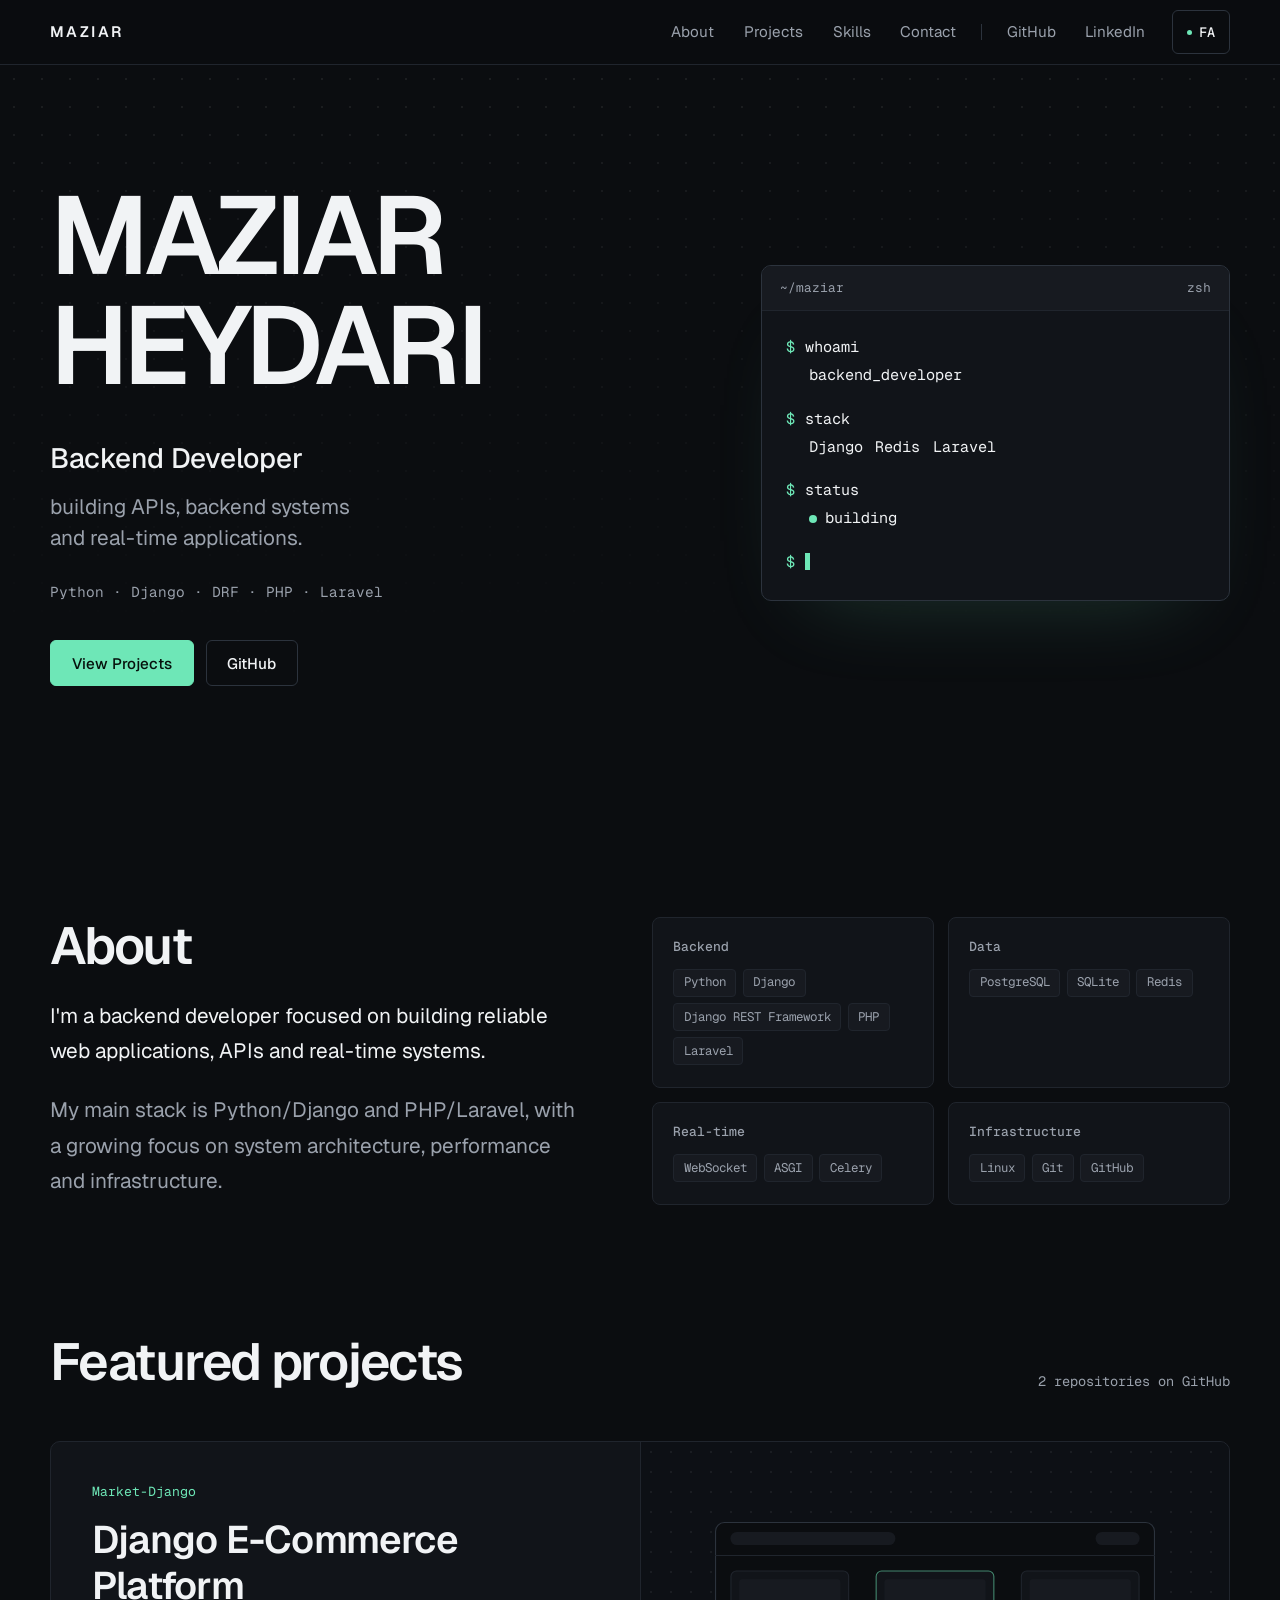
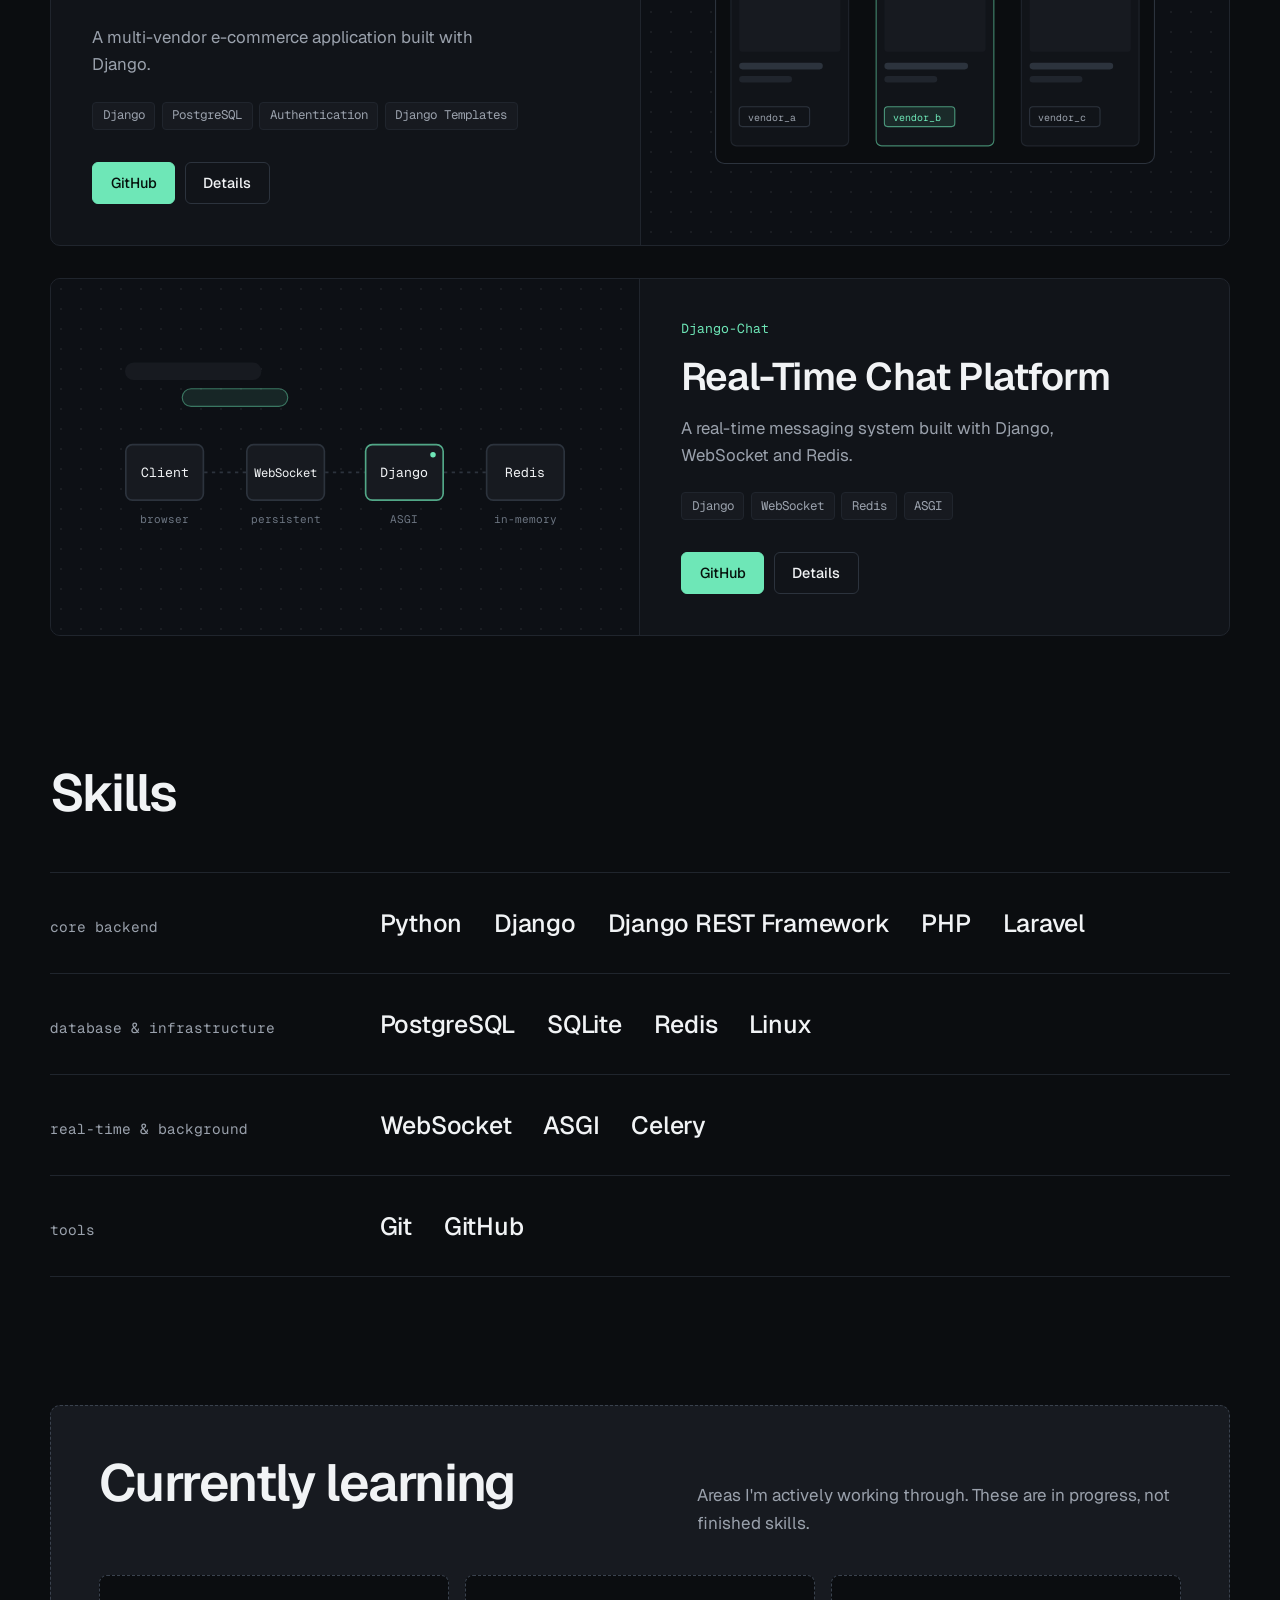
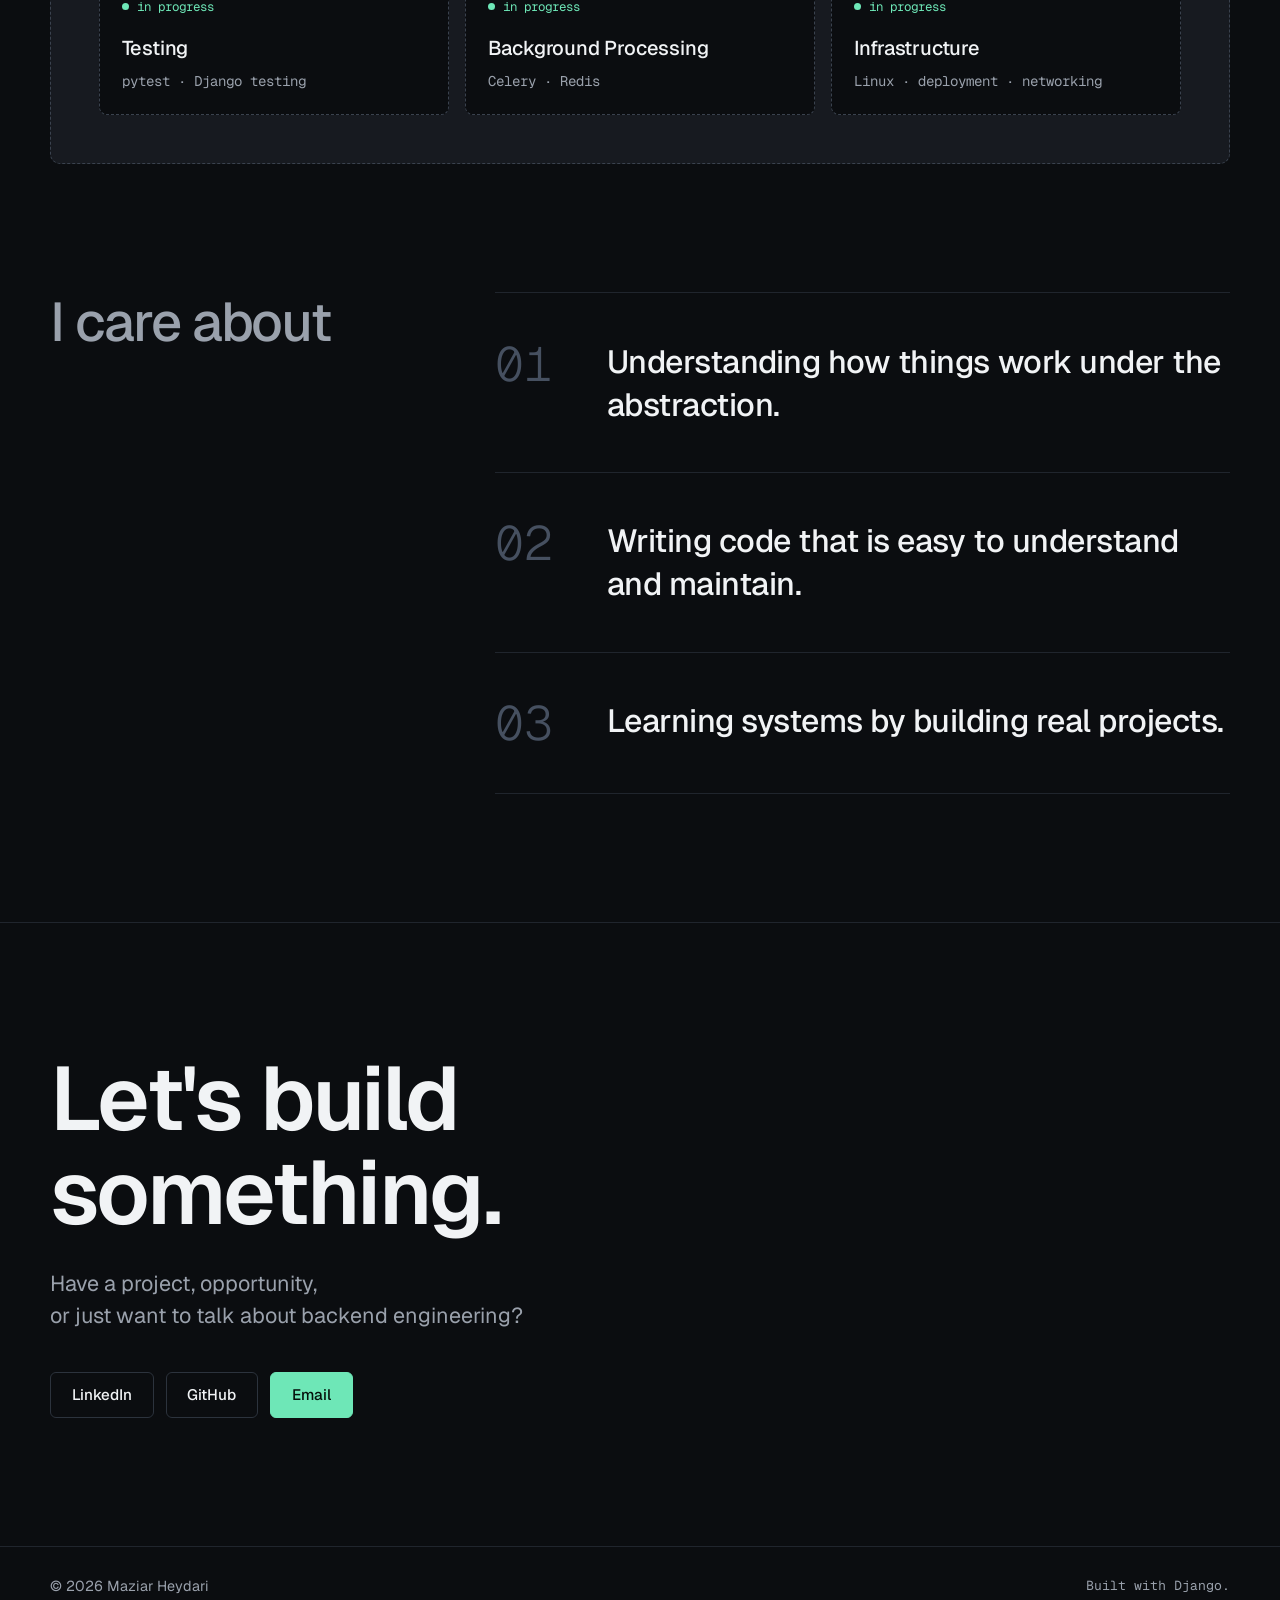
<file: index.html>
<!DOCTYPE html>
<html lang="en">
<head>
<meta charset="utf-8">
<meta name="viewport" content="width=device-width, initial-scale=1, viewport-fit=cover">
<title data-i18n="meta.title">Maziar Heydari · Backend Developer</title>
<meta name="description" data-i18n-attr="content" data-i18n="meta.desc" content="Maziar Heydari is a backend developer building APIs, backend systems and real-time applications with Python/Django and PHP/Laravel.">
<meta name="color-scheme" content="dark">
<meta name="theme-color" content="#0B0D10">
<link rel="preconnect" href="https://fonts.googleapis.com">
<link rel="preconnect" href="https://fonts.gstatic.com" crossorigin>
<link href="https://fonts.googleapis.com/css2?family=Geist:wght@400;500;600&family=Geist+Mono:wght@400;500&family=Vazirmatn:wght@400;500;600&display=swap" rel="stylesheet">
<script>document.documentElement.classList.add('js');</script>
<link rel="stylesheet" href="styles.css" type="text/css" />
</head>
<body>

<header class="nav">
  <div class="wrap nav-inner">
    <a class="brand" href="#top" aria-label="Maziar, back to top">MAZIAR</a>
    <div class="nav-right">
      <button class="lang-btn lang-btn--mobile mono" type="button" aria-label="Switch language">
        <span class="dot" aria-hidden="true"></span><span class="lang-toggle-label">FA</span>
      </button>
      <button class="menu-btn" type="button" aria-expanded="false" aria-controls="nav-links" data-i18n="nav.menu">Menu</button>
    </div>
    <nav id="nav-links" class="links" aria-label="Primary">
      <a href="#about" data-i18n="nav.about">About</a>
      <a href="#projects" data-i18n="nav.projects">Projects</a>
      <a href="#skills" data-i18n="nav.skills">Skills</a>
      <a href="#contact" data-i18n="nav.contact">Contact</a>
      <span class="sep" aria-hidden="true"></span>
      <a href="#" data-link="github" data-i18n="nav.github">GitHub</a>
      <a href="#" data-link="linkedin" data-i18n="nav.linkedin">LinkedIn</a>
      <button class="lang-btn lang-btn--desktop mono" type="button" aria-label="Switch language">
        <span class="dot" aria-hidden="true"></span><span class="lang-toggle-label">FA</span>
      </button>
    </nav>
  </div>
</header>

<main>

  <!-- HERO -->
  <section class="hero" id="top">
    <div class="wrap hero-grid">
      <div class="hero-copy">
        <h1 data-i18n-html="hero.name"><span>Maziar</span><span>Heydari</span></h1>
        <p class="role" data-i18n="hero.role">Backend Developer</p>
        <p class="lede" data-i18n-html="hero.lede">building APIs, backend systems<br>and real-time applications.</p>
        <p class="stack-line mono" dir="ltr">Python · Django · DRF · PHP · Laravel</p>
        <div class="cta-row">
          <a class="btn btn-primary" href="#projects" data-i18n="hero.cta1">View Projects</a>
          <a class="btn" href="#" data-link="github" data-i18n="hero.cta2">GitHub</a>
        </div>
      </div>

      <div class="term" aria-hidden="true" dir="ltr">
        <div class="term-bar"><span>~/maziar</span><span>zsh</span></div>
        <div class="term-body">
          <p class="tl" style="--d:.35s"><span class="p">$</span>whoami</p>
          <p class="tl" style="--d:.7s"><span class="out">backend_developer</span></p>
          <p class="tl gap" style="--d:1.15s"><span class="p">$</span>stack</p>
          <p class="tl" style="--d:1.5s"><span class="out">Django<span class="gap-x"></span>Redis<span class="gap-x"></span>Laravel</span></p>
          <p class="tl gap" style="--d:1.95s"><span class="p">$</span>status</p>
          <p class="tl" style="--d:2.3s"><span class="out"><i class="status-dot"></i>building</span></p>
          <p class="tl gap" style="--d:2.75s"><span class="p">$</span><span class="cursor"></span></p>
        </div>
      </div>
    </div>
  </section>

  <!-- ABOUT -->
  <section class="section" id="about">
    <div class="wrap about-grid">
      <div class="about-copy reveal">
        <h2 data-i18n="about.headline">About</h2>
        <p data-i18n="about.p1">I'm a backend developer focused on building reliable web applications, APIs and real-time systems.</p>
        <p data-i18n="about.p2">My main stack is Python/Django and PHP/Laravel, with a growing focus on system architecture, performance and infrastructure.</p>
      </div>
      <div class="cat-grid reveal">
        <div class="cat">
          <h3 data-i18n="about.cat.backend">Backend</h3>
          <div class="tags"><span class="tag">Python</span><span class="tag">Django</span><span class="tag">Django REST Framework</span><span class="tag">PHP</span><span class="tag">Laravel</span></div>
        </div>
        <div class="cat">
          <h3 data-i18n="about.cat.data">Data</h3>
          <div class="tags"><span class="tag">PostgreSQL</span><span class="tag">SQLite</span><span class="tag">Redis</span></div>
        </div>
        <div class="cat">
          <h3 data-i18n="about.cat.realtime">Real-time</h3>
          <div class="tags"><span class="tag">WebSocket</span><span class="tag">ASGI</span><span class="tag">Celery</span></div>
        </div>
        <div class="cat">
          <h3 data-i18n="about.cat.infra">Infrastructure</h3>
          <div class="tags"><span class="tag">Linux</span><span class="tag">Git</span><span class="tag">GitHub</span></div>
        </div>
      </div>
    </div>
  </section>

  <!-- PROJECTS -->
  <section class="section" id="projects" style="padding-top:0">
    <div class="wrap">
      <div class="section-head reveal">
        <h2 data-i18n="projects.headline">Featured projects</h2>
        <span class="meta" data-i18n="projects.meta">2 repositories on GitHub</span>
      </div>

      <div class="projects">

        <!-- Project 1 -->
        <article class="project reveal">
          <div class="project-body">
            <span class="repo">Market-Django</span>
            <h3 data-i18n="project1.title">Django E-Commerce Platform</h3>
            <p class="desc" data-i18n="project1.desc">A multi-vendor e-commerce application built with Django.</p>
            <div class="tags">
              <span class="tag">Django</span><span class="tag">PostgreSQL</span><span class="tag">Authentication</span><span class="tag">Django Templates</span>
            </div>
            <div class="actions">
              <a class="btn btn-sm btn-primary" href="#" data-link="github" data-repo="Market-Django" data-i18n="project.github">GitHub</a>
              <button class="btn btn-sm" type="button" data-toggle="details-market" aria-expanded="false" aria-controls="details-market" data-i18n="project.details">Details</button>
            </div>
          </div>

          <div class="viz" aria-hidden="true">
            <svg viewBox="0 0 400 220" xmlns="http://www.w3.org/2000/svg" role="presentation">
              <rect x="0.5" y="0.5" width="399" height="219" rx="8" fill="#0B0D10" stroke="#2C333D"/>
              <line x1="0" y1="30.5" x2="400" y2="30.5" stroke="#20252D"/>
              <rect x="14" y="9" width="150" height="12" rx="6" fill="#171A20"/>
              <rect x="346" y="9" width="40" height="12" rx="6" fill="#171A20"/>

              <rect x="14.5" y="44.5" width="107" height="159" rx="5" fill="#111419" stroke="#20252D"/>
              <rect x="22" y="52" width="92" height="66" rx="3" fill="#171A20"/>
              <rect x="22" y="128" width="76" height="6" rx="3" fill="#2C333D"/>
              <rect x="22" y="140" width="48" height="6" rx="3" fill="#20252D"/>
              <rect x="22" y="168" width="64" height="18" rx="3" fill="none" stroke="#2C333D"/>
              <text class="svg-mono" x="30" y="180.5" font-size="9" fill="#9AA1AC">vendor_a</text>

              <rect x="146.5" y="44.5" width="107" height="159" rx="5" fill="#111419" stroke="#6EE7B7" stroke-opacity="0.55"/>
              <rect x="154" y="52" width="92" height="66" rx="3" fill="#171A20"/>
              <rect x="154" y="128" width="76" height="6" rx="3" fill="#2C333D"/>
              <rect x="154" y="140" width="48" height="6" rx="3" fill="#20252D"/>
              <rect x="154" y="168" width="64" height="18" rx="3" fill="rgba(110,231,183,0.10)" stroke="#6EE7B7" stroke-opacity="0.6"/>
              <text class="svg-mono" x="162" y="180.5" font-size="9" fill="#6EE7B7">vendor_b</text>

              <rect x="278.5" y="44.5" width="107" height="159" rx="5" fill="#111419" stroke="#20252D"/>
              <rect x="286" y="52" width="92" height="66" rx="3" fill="#171A20"/>
              <rect x="286" y="128" width="76" height="6" rx="3" fill="#2C333D"/>
              <rect x="286" y="140" width="48" height="6" rx="3" fill="#20252D"/>
              <rect x="286" y="168" width="64" height="18" rx="3" fill="none" stroke="#2C333D"/>
              <text class="svg-mono" x="294" y="180.5" font-size="9" fill="#9AA1AC">vendor_c</text>
            </svg>
          </div>

          <div class="details" id="details-market">
            <div class="details-inner">
              <dl>
                <dt data-i18n="details.repository">repository</dt><dd dir="ltr">Market-Django</dd>
                <dt data-i18n="details.type">type</dt><dd data-i18n="project1.detail.type">Multi-vendor e-commerce application</dd>
                <dt data-i18n="details.stack">stack</dt><dd dir="ltr">Django, PostgreSQL, Authentication, Django Templates</dd>
              </dl>
            </div>
          </div>
        </article>

        <!-- Project 2 -->
        <article class="project reverse reveal">
          <div class="project-body">
            <span class="repo">Django-Chat</span>
            <h3 data-i18n="project2.title">Real-Time Chat Platform</h3>
            <p class="desc" data-i18n="project2.desc">A real-time messaging system built with Django, WebSocket and Redis.</p>
            <div class="tags">
              <span class="tag">Django</span><span class="tag">WebSocket</span><span class="tag">Redis</span><span class="tag">ASGI</span>
            </div>
            <div class="actions">
              <a class="btn btn-sm btn-primary" href="#" data-link="github" data-repo="Django-Chat" data-i18n="project.github">GitHub</a>
              <button class="btn btn-sm" type="button" data-toggle="details-chat" aria-expanded="false" aria-controls="details-chat" data-i18n="project.details">Details</button>
            </div>
          </div>

          <div class="viz" aria-hidden="true">
            <svg viewBox="0 0 400 200" xmlns="http://www.w3.org/2000/svg" role="presentation">
              <rect x="0" y="14" width="124" height="16" rx="8" fill="#171A20"/>
              <rect x="52" y="38" width="96" height="16" rx="8" fill="rgba(110,231,183,0.10)" stroke="#6EE7B7" stroke-opacity="0.45"/>

              <g stroke="#2C333D" stroke-width="1.5" stroke-dasharray="3 4">
                <line x1="72" y1="114" x2="110" y2="114"/>
                <line x1="182" y1="114" x2="218" y2="114"/>
                <line x1="290" y1="114" x2="328" y2="114"/>
              </g>

              <g class="svg-mono" font-size="12" text-anchor="middle">
                <rect x="0.75" y="88.75" width="70.5" height="50.5" rx="6" fill="#171A20" stroke="#2C333D" stroke-width="1.5"/>
                <text x="36" y="118" fill="#F1F3F5">Client</text>

                <rect x="110.75" y="88.75" width="70.5" height="50.5" rx="6" fill="#171A20" stroke="#2C333D" stroke-width="1.5"/>
                <text x="146" y="118" fill="#F1F3F5" font-size="11">WebSocket</text>

                <rect x="218.75" y="88.75" width="70.5" height="50.5" rx="6" fill="#171A20" stroke="#6EE7B7" stroke-opacity="0.7" stroke-width="1.5"/>
                <text x="254" y="118" fill="#F1F3F5">Django</text>
                <circle cx="280" cy="98" r="2.5" fill="#6EE7B7"/>

                <rect x="328.75" y="88.75" width="70.5" height="50.5" rx="6" fill="#171A20" stroke="#2C333D" stroke-width="1.5"/>
                <text x="364" y="118" fill="#F1F3F5">Redis</text>
              </g>

              <g class="svg-mono" font-size="10" text-anchor="middle" fill="#6b7480">
                <text x="36" y="160">browser</text>
                <text x="146" y="160">persistent</text>
                <text x="254" y="160">ASGI</text>
                <text x="364" y="160">in-memory</text>
              </g>

              <circle class="packet" cx="72" cy="114" r="3.5" fill="#6EE7B7"/>
            </svg>
          </div>

          <div class="details" id="details-chat">
            <div class="details-inner">
              <dl>
                <dt data-i18n="details.repository">repository</dt><dd dir="ltr">Django-Chat</dd>
                <dt data-i18n="details.type">type</dt><dd data-i18n="project2.detail.type">Real-time messaging system</dd>
                <dt data-i18n="details.transport">transport</dt><dd dir="ltr">WebSocket</dd>
                <dt data-i18n="details.stack">stack</dt><dd dir="ltr">Django, ASGI, Redis</dd>
              </dl>
            </div>
          </div>
        </article>

      </div>
    </div>
  </section>

  <!-- SKILLS -->
  <section class="section" id="skills" style="padding-top:0">
    <div class="wrap">
      <div class="section-head reveal">
        <h2 data-i18n="skills.headline">Skills</h2>
      </div>
      <div class="skill-rows reveal">
        <div class="skill-row">
          <h3 data-i18n="skills.core">core backend</h3>
          <ul><li>Python</li><li>Django</li><li>Django REST Framework</li><li>PHP</li><li>Laravel</li></ul>
        </div>
        <div class="skill-row">
          <h3 data-i18n="skills.database">database &amp; infrastructure</h3>
          <ul><li>PostgreSQL</li><li>SQLite</li><li>Redis</li><li>Linux</li></ul>
        </div>
        <div class="skill-row">
          <h3 data-i18n="skills.realtime">real-time &amp; background</h3>
          <ul><li>WebSocket</li><li>ASGI</li><li>Celery</li></ul>
        </div>
        <div class="skill-row">
          <h3 data-i18n="skills.tools">tools</h3>
          <ul><li>Git</li><li>GitHub</li></ul>
        </div>
      </div>
    </div>
  </section>

  <!-- CURRENTLY LEARNING -->
  <section class="section" id="learning" style="padding-top:0">
    <div class="wrap">
      <div class="learning-wrap reveal">
        <div class="learning-head">
          <h2 data-i18n="learning.headline">Currently learning</h2>
          <p data-i18n="learning.sub">Areas I'm actively working through. These are in progress, not finished skills.</p>
        </div>
        <div class="learn-grid">
          <div class="learn">
            <div class="state"><i class="status-dot"></i><span data-i18n="learning.state">in progress</span></div>
            <h3 data-i18n="learning.testing.title">Testing</h3>
            <p class="with" dir="ltr">pytest · Django testing</p>
          </div>
          <div class="learn">
            <div class="state"><i class="status-dot"></i><span data-i18n="learning.state">in progress</span></div>
            <h3 data-i18n="learning.bg.title">Background Processing</h3>
            <p class="with" dir="ltr">Celery · Redis</p>
          </div>
          <div class="learn">
            <div class="state"><i class="status-dot"></i><span data-i18n="learning.state">in progress</span></div>
            <h3 data-i18n="learning.infra.title">Infrastructure</h3>
            <p class="with" data-i18n="learning.infra.with" dir="ltr">Linux · deployment · networking</p>
          </div>
        </div>
      </div>
    </div>
  </section>

  <!-- ENGINEERING PHILOSOPHY -->
  <section class="section" id="philosophy" aria-label="Engineering philosophy" style="padding-top:0">
    <div class="wrap phil-grid">
      <h2 class="reveal" data-i18n="philosophy.headline">I care about</h2>
      <ol class="phil-list">
        <li class="reveal"><span class="n">01</span><p data-i18n="philosophy.1">Understanding how things work under the abstraction.</p></li>
        <li class="reveal"><span class="n">02</span><p data-i18n="philosophy.2">Writing code that is easy to understand and maintain.</p></li>
        <li class="reveal"><span class="n">03</span><p data-i18n="philosophy.3">Learning systems by building real projects.</p></li>
      </ol>
    </div>
  </section>

  <!-- CONTACT -->
  <section class="section contact" id="contact">
    <div class="wrap reveal">
      <h2 data-i18n-html="contact.headline">Let's build<br>something.</h2>
      <p data-i18n-html="contact.sub">Have a project, opportunity,<br>or just want to talk about backend engineering?</p>
      <div class="cta-row">
        <a class="btn" href="#" data-link="linkedin" data-i18n="contact.linkedin">LinkedIn</a>
        <a class="btn" href="#" data-link="github" data-i18n="contact.github">GitHub</a>
        <a class="btn btn-primary" href="#" data-link="email" data-i18n="contact.email">Email</a>
      </div>
    </div>
  </section>

</main>

<footer>
  <div class="wrap foot">
    <span data-i18n="footer.copy">© 2026 Maziar Heydari</span>
    <span class="mono" data-i18n="footer.built">Built with Django.</span>
  </div>
</footer>

<script>
  // Set these three values to activate every GitHub, LinkedIn and Email link on the page.
  var CONFIG = {
    github: "",
    linkedin: "",
    email: ""
  };

  var I18N = {
    en: {
      "meta.title": "Maziar Heydari · Backend Developer",
      "meta.desc": "Maziar Heydari is a backend developer building APIs, backend systems and real-time applications with Python/Django and PHP/Laravel.",
      "nav.menu": "Menu", "nav.about": "About", "nav.projects": "Projects", "nav.skills": "Skills",
      "nav.contact": "Contact", "nav.github": "GitHub", "nav.linkedin": "LinkedIn",
      "hero.name": "<span>Maziar</span><span>Heydari</span>",
      "hero.role": "Backend Developer",
      "hero.lede": "building APIs, backend systems<br>and real-time applications.",
      "hero.cta1": "View Projects", "hero.cta2": "GitHub",
      "about.headline": "About",
      "about.p1": "I'm a backend developer focused on building reliable web applications, APIs and real-time systems.",
      "about.p2": "My main stack is Python/Django and PHP/Laravel, with a growing focus on system architecture, performance and infrastructure.",
      "about.cat.backend": "Backend", "about.cat.data": "Data", "about.cat.realtime": "Real-time", "about.cat.infra": "Infrastructure",
      "projects.headline": "Featured projects", "projects.meta": "2 repositories on GitHub",
      "project1.title": "Django E-Commerce Platform",
      "project1.desc": "A multi-vendor e-commerce application built with Django.",
      "project1.detail.type": "Multi-vendor e-commerce application",
      "project2.title": "Real-Time Chat Platform",
      "project2.desc": "A real-time messaging system built with Django, WebSocket and Redis.",
      "project2.detail.type": "Real-time messaging system",
      "project.github": "GitHub", "project.details": "Details", "project.hide": "Hide details",
      "details.repository": "repository", "details.type": "type", "details.stack": "stack", "details.transport": "transport",
      "skills.headline": "Skills", "skills.core": "core backend", "skills.database": "database & infrastructure",
      "skills.realtime": "real-time & background", "skills.tools": "tools",
      "learning.headline": "Currently learning",
      "learning.sub": "Areas I'm actively working through. These are in progress, not finished skills.",
      "learning.state": "in progress",
      "learning.testing.title": "Testing", "learning.bg.title": "Background Processing", "learning.infra.title": "Infrastructure",
      "philosophy.headline": "I care about",
      "philosophy.1": "Understanding how things work under the abstraction.",
      "philosophy.2": "Writing code that is easy to understand and maintain.",
      "philosophy.3": "Learning systems by building real projects.",
      "contact.headline": "Let's build<br>something.",
      "contact.sub": "Have a project, opportunity,<br>or just want to talk about backend engineering?",
      "contact.linkedin": "LinkedIn", "contact.github": "GitHub", "contact.email": "Email",
      "footer.copy": "© 2026 Maziar Heydari", "footer.built": "Built with Django."
    },
    fa: {
      "meta.title": "مازیار حیدری · توسعه‌دهنده بک‌اند",
      "meta.desc": "مازیار حیدری توسعه‌دهنده بک‌اندی است که API، سیستم‌های بک‌اند و اپلیکیشن‌های real-time را با Python/Django و PHP/Laravel می‌سازد.",
      "nav.menu": "منو", "nav.about": "درباره من", "nav.projects": "پروژه‌ها", "nav.skills": "مهارت‌ها",
      "nav.contact": "تماس", "nav.github": "گیت‌هاب", "nav.linkedin": "لینکدین",
      "hero.name": "مازیار حیدری",
      "hero.role": "توسعه‌دهنده بک‌اند",
      "hero.lede": "ساخت API، سیستم‌های بک‌اند<br>و اپلیکیشن‌های real-time.",
      "hero.cta1": "مشاهده پروژه‌ها", "hero.cta2": "گیت‌هاب",
      "about.headline": "درباره من",
      "about.p1": "من یک توسعه‌دهنده بک‌اند هستم که روی ساخت اپلیکیشن‌های وب قابل‌اعتماد، API و سیستم‌های real-time تمرکز دارم.",
      "about.p2": "استک اصلی‌ام Python/Django و PHP/Laravel است، با تمرکزی رو به رشد روی معماری سیستم، کارایی و زیرساخت.",
      "about.cat.backend": "بک‌اند", "about.cat.data": "داده", "about.cat.realtime": "Real-time", "about.cat.infra": "زیرساخت",
      "projects.headline": "پروژه‌های منتخب", "projects.meta": "۲ مخزن در گیت‌هاب",
      "project1.title": "پلتفرم فروشگاهی جنگو",
      "project1.desc": "یک اپلیکیشن تجارت الکترونیک چندفروشنده که با Django ساخته شده است.",
      "project1.detail.type": "اپلیکیشن تجارت الکترونیک چندفروشنده",
      "project2.title": "پلتفرم چت بلادرنگ",
      "project2.desc": "یک سیستم پیام‌رسانی بلادرنگ ساخته‌شده با Django، WebSocket و Redis.",
      "project2.detail.type": "سیستم پیام‌رسانی بلادرنگ",
      "project.github": "گیت‌هاب", "project.details": "جزئیات", "project.hide": "بستن جزئیات",
      "details.repository": "مخزن", "details.type": "نوع", "details.stack": "استک", "details.transport": "انتقال",
      "skills.headline": "مهارت‌ها", "skills.core": "بک‌اند اصلی", "skills.database": "پایگاه‌داده و زیرساخت",
      "skills.realtime": "بلادرنگ و پردازش پس‌زمینه", "skills.tools": "ابزارها",
      "learning.headline": "در حال یادگیری",
      "learning.sub": "حوزه‌هایی که فعالانه روی آن‌ها کار می‌کنم. این‌ها مهارت‌های تکمیل‌شده نیستند، هنوز در مسیر یادگیری‌اند.",
      "learning.state": "در حال یادگیری",
      "learning.testing.title": "تست‌نویسی", "learning.bg.title": "پردازش پس‌زمینه", "learning.infra.title": "زیرساخت",
      "philosophy.headline": "برایم مهم است",
      "philosophy.1": "فهمیدن این‌که چیزها زیر لایه انتزاع چطور کار می‌کنند.",
      "philosophy.2": "نوشتن کدی که فهمیدن و نگهداری‌اش آسان باشد.",
      "philosophy.3": "یادگیری سیستم‌ها از طریق ساختن پروژه‌های واقعی.",
      "contact.headline": "بیایید چیزی<br>بسازیم.",
      "contact.sub": "پروژه یا فرصتی دارید،<br>یا فقط می‌خواهید درباره مهندسی بک‌اند صحبت کنید؟",
      "contact.linkedin": "لینکدین", "contact.github": "گیت‌هاب", "contact.email": "ایمیل",
      "footer.copy": "© ۲۰۲۶ مازیار حیدری", "footer.built": "ساخته‌شده با Django."
    }
  };

  (function () {
    var STORAGE_KEY = "maziar-lang";
    var titleEl = document.querySelector("title");
    var descEl = document.querySelector('meta[name="description"]');
    var toggleLabels = document.querySelectorAll(".lang-toggle-label");

    function applyLang(lang) {
      var dict = I18N[lang];
      document.documentElement.setAttribute("lang", lang);
      document.documentElement.setAttribute("dir", lang === "fa" ? "rtl" : "ltr");

      document.querySelectorAll("[data-i18n]").forEach(function (el) {
        var key = el.getAttribute("data-i18n");
        if (dict[key] !== undefined) el.textContent = dict[key];
      });
      document.querySelectorAll("[data-i18n-html]").forEach(function (el) {
        var key = el.getAttribute("data-i18n-html");
        if (dict[key] !== undefined) el.innerHTML = dict[key];
      });

      if (dict["meta.title"] && titleEl) titleEl.textContent = dict["meta.title"];
      if (dict["meta.desc"] && descEl) descEl.setAttribute("content", dict["meta.desc"]);

      toggleLabels.forEach(function (el) { el.textContent = lang === "fa" ? "EN" : "FA"; });
      try { localStorage.setItem(STORAGE_KEY, lang); } catch (e) {}
    }

    var initial = "en";
    try {
      var saved = localStorage.getItem(STORAGE_KEY);
      if (saved === "en" || saved === "fa") initial = saved;
    } catch (e) {}
    applyLang(initial);

    document.querySelectorAll(".lang-btn").forEach(function (b) {
      b.addEventListener("click", function () {
        var current = document.documentElement.getAttribute("lang");
        applyLang(current === "fa" ? "en" : "fa");
      });
    });

    // Links
    document.querySelectorAll('[data-link]').forEach(function (a) {
      var key = a.getAttribute('data-link');
      var repo = a.getAttribute('data-repo');
      var href = '#';
      if (key === 'email' && CONFIG.email) href = 'mailto:' + CONFIG.email;
      else if (key !== 'email' && CONFIG[key]) href = CONFIG[key];
      if (repo && CONFIG.github) href = CONFIG.github.replace(/\/$/, '') + '/' + repo;
      a.setAttribute('href', href);
      if (/^https?:/.test(href)) { a.setAttribute('target', '_blank'); a.setAttribute('rel', 'noopener noreferrer'); }
      else a.addEventListener('click', function (e) { e.preventDefault(); });
    });

    // Mobile menu
    var btn = document.querySelector('.menu-btn');
    var links = document.getElementById('nav-links');
    function setMenu(open) {
      links.classList.toggle('open', open);
      btn.setAttribute('aria-expanded', String(open));
    }
    btn.addEventListener('click', function () { setMenu(!links.classList.contains('open')); });
    links.querySelectorAll('a').forEach(function (a) { a.addEventListener('click', function () { setMenu(false); }); });
    document.addEventListener('keydown', function (e) { if (e.key === 'Escape') setMenu(false); });

    // Project details
    document.querySelectorAll('[data-toggle]').forEach(function (b) {
      b.addEventListener('click', function () {
        var panel = document.getElementById(b.getAttribute('data-toggle'));
        var open = !panel.classList.contains('open');
        panel.classList.toggle('open', open);
        b.setAttribute('aria-expanded', String(open));
        var lang = document.documentElement.getAttribute('lang');
        b.textContent = I18N[lang][open ? 'project.hide' : 'project.details'];
      });
    });

    // Reveal on scroll
    var items = document.querySelectorAll('.reveal');
    if ('IntersectionObserver' in window) {
      var io = new IntersectionObserver(function (entries) {
        entries.forEach(function (en) {
          if (en.isIntersecting) { en.target.classList.add('in'); io.unobserve(en.target); }
        });
      }, { threshold: 0.12, rootMargin: '0px 0px -6% 0px' });
      items.forEach(function (el) { io.observe(el); });
    } else {
      items.forEach(function (el) { el.classList.add('in'); });
    }
  })();
</script>
</body>
</html>
</file>
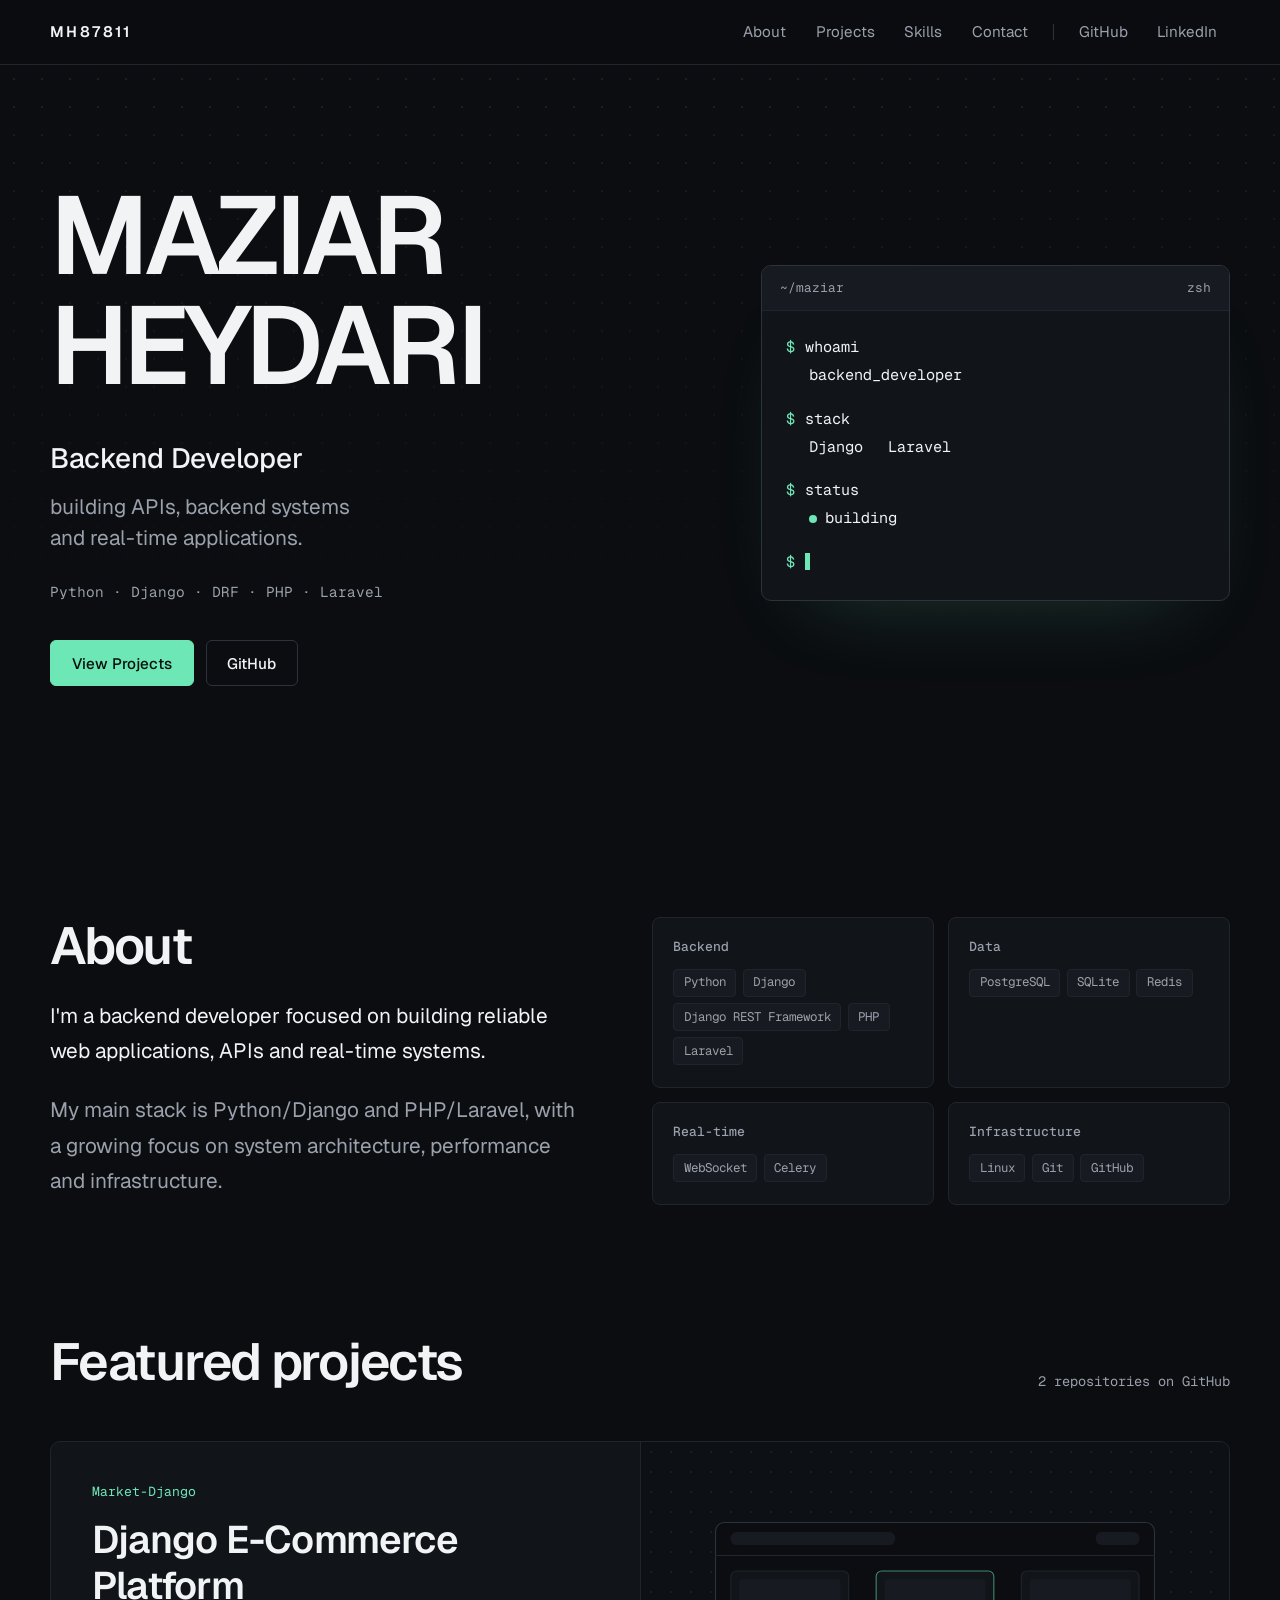
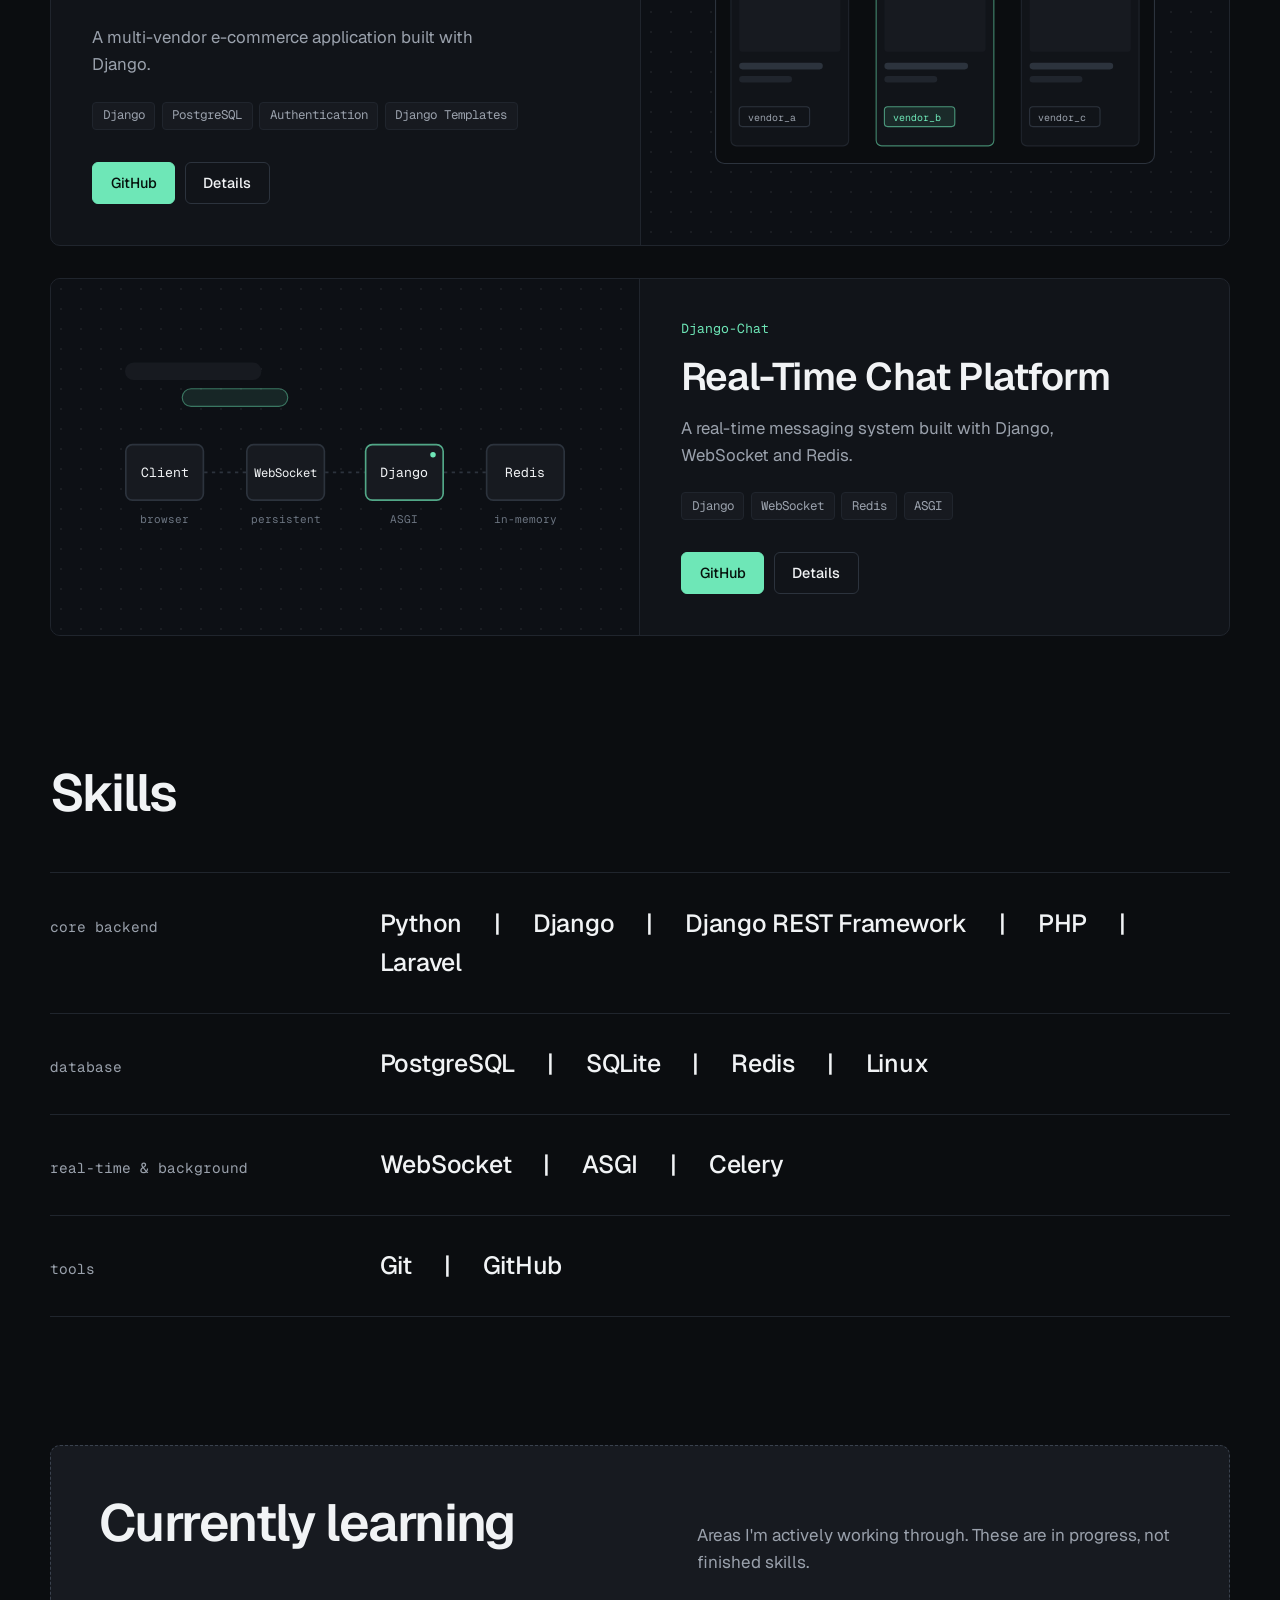
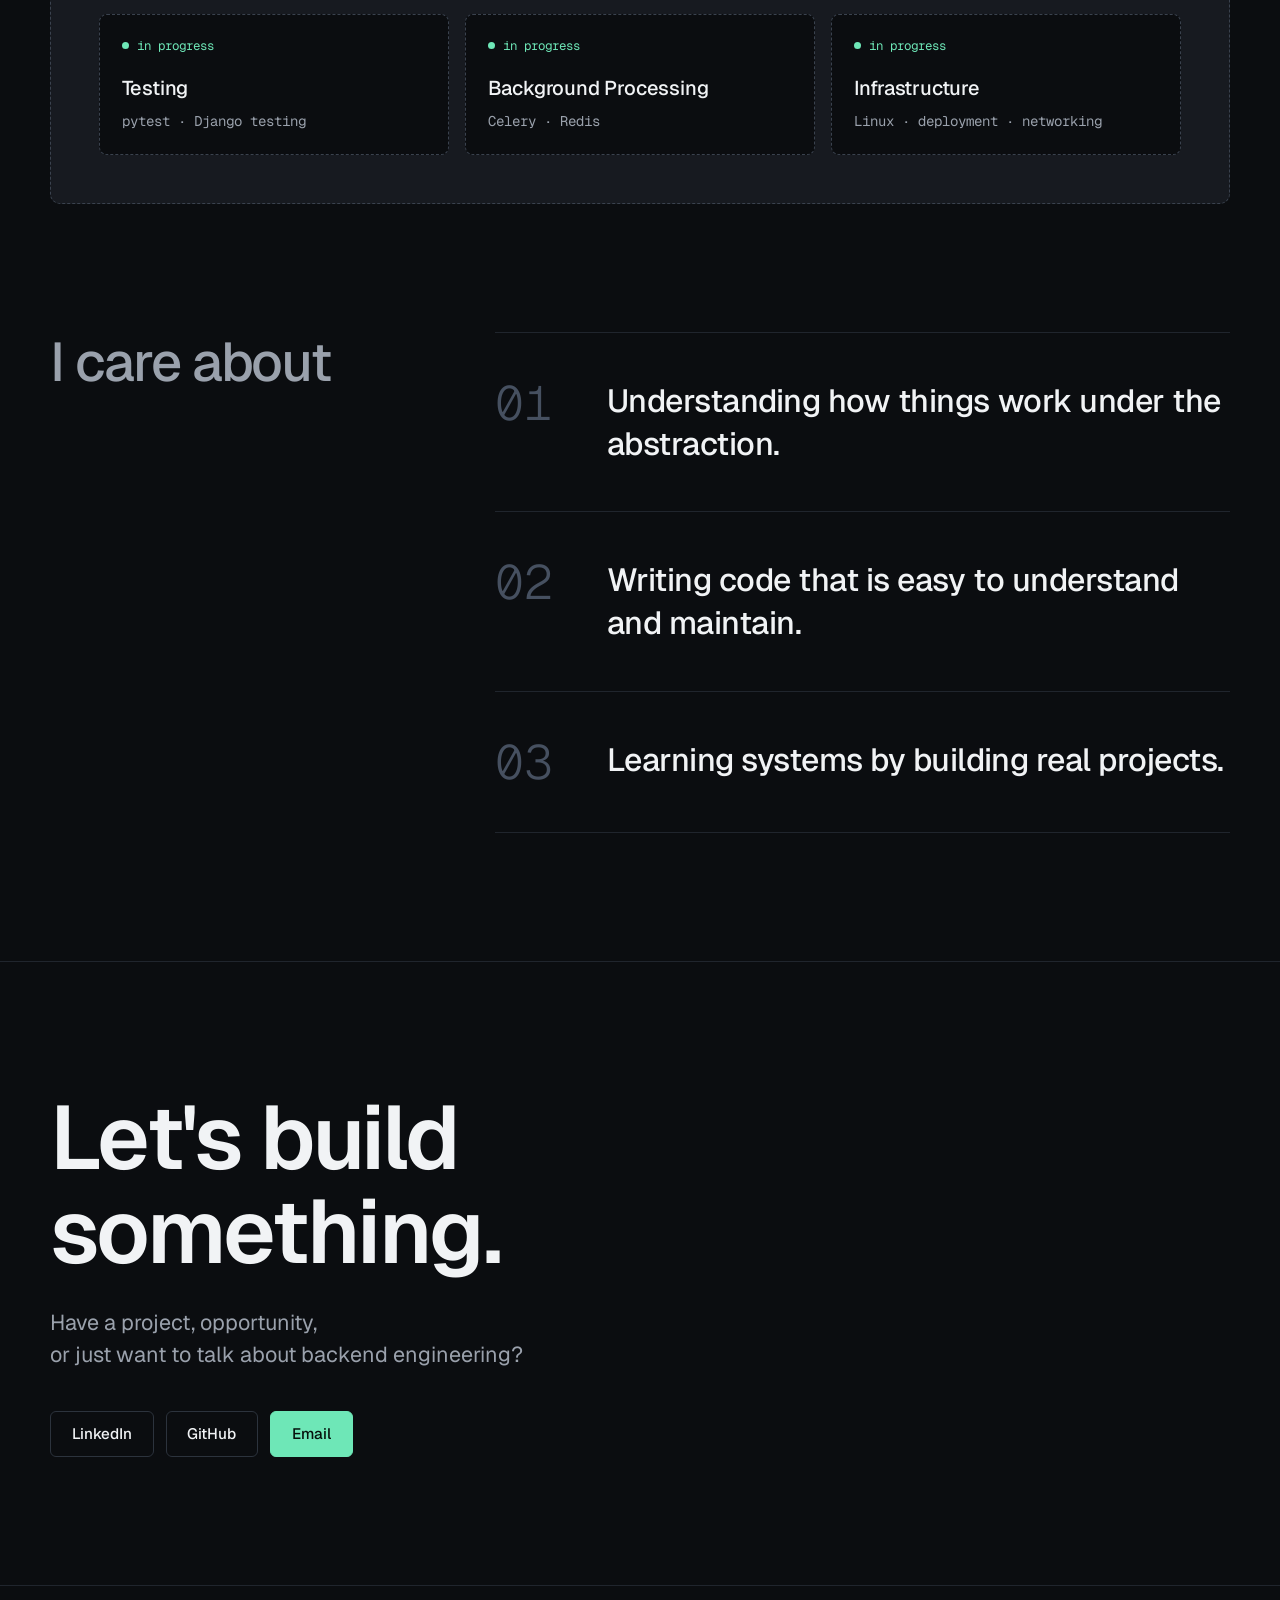
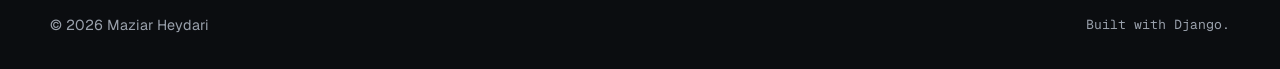
<file: index2.html>
<!DOCTYPE html>
<html lang="en">
<head>
<meta charset="utf-8">
<meta name="viewport" content="width=device-width, initial-scale=1, viewport-fit=cover">
<title>Maziar Heydari · Backend Developer</title>
<meta name="description" content="Maziar Heydari is a backend developer building APIs, backend systems and real-time applications with Python/Django and PHP/Laravel.">
<meta name="color-scheme" content="dark">
<meta name="theme-color" content="#0B0D10">
<link rel="preconnect" href="https://fonts.googleapis.com">
<link rel="preconnect" href="https://fonts.gstatic.com" crossorigin>
<link href="https://fonts.googleapis.com/css2?family=Geist:wght@400;500;600&family=Geist+Mono:wght@400;500&display=swap" rel="stylesheet">
<script>document.documentElement.classList.add('js');</script>
<link rel="stylesheet" href="styles.css" type="text/css">
</head>
<body>

<header class="nav">
  <div class="wrap nav-inner">
    <a class="brand" href="#top" aria-label="Maziar, back to top">MH87811</a>
    <button class="menu-btn" type="button" aria-expanded="false" aria-controls="nav-links">Menu</button>
    <nav id="nav-links" class="links" aria-label="Primary">
      <a href="#about">About</a>
      <a href="#projects">Projects</a>
      <a href="#skills">Skills</a>
      <a href="#contact">Contact</a>
      <span class="sep" aria-hidden="true"></span>
      <a href="#" data-link="github">GitHub</a>
      <a href="#" data-link="linkedin">LinkedIn</a>
    </nav>
  </div>
</header>

<main>

  <!-- HERO -->
  <section class="hero" id="top">
    <div class="wrap hero-grid">
      <div class="hero-copy">
        <h1><span>Maziar</span><span>Heydari</span></h1>
        <p class="role">Backend Developer</p>
        <p class="lede">building APIs, backend systems<br>and real-time applications.</p>
        <p class="stack-line mono">Python · Django · DRF · PHP · Laravel</p>
        <div class="cta-row">
          <a class="btn btn-primary" href="#projects">View Projects</a>
          <a class="btn" href="#" data-link="github">GitHub</a>
        </div>
      </div>

      <div class="term" aria-hidden="true">
        <div class="term-bar"><span>~/maziar</span><span>zsh</span></div>
        <div class="term-body">
          <p class="tl" style="--d:.35s"><span class="p">$</span>whoami</p>
          <p class="tl" style="--d:.7s"><span class="out">backend_developer</span></p>
          <p class="tl gap" style="--d:1.15s"><span class="p">$</span>stack</p>
          <p class="tl" style="--d:1.5s">
            <span class="out">Django<span class="gap-x"></span><span class="gap-x"></span>Laravel</span></p>
          <p class="tl gap" style="--d:1.95s"><span class="p">$</span>status</p>
          <p class="tl" style="--d:2.3s"><span class="out"><i class="status-dot"></i>building</span></p>
          <p class="tl gap" style="--d:2.75s"><span class="p">$</span><span class="cursor"></span></p>
        </div>
      </div>
    </div>
  </section>

  <!-- ABOUT -->
  <section class="section" id="about">
    <div class="wrap about-grid">
      <div class="about-copy reveal">
        <h2>About</h2>
        <p>I'm a backend developer focused on building reliable web applications, APIs and real-time systems.</p>
        <p>My main stack is Python/Django and PHP/Laravel, with a growing focus on system architecture, performance and infrastructure.</p>
      </div>
      <div class="cat-grid reveal">
        <div class="cat">
          <h3>Backend</h3>
          <div class="tags"><span class="tag">Python</span><span class="tag">Django</span><span class="tag">Django REST Framework</span><span class="tag">PHP</span><span class="tag">Laravel</span></div>
        </div>
        <div class="cat">
          <h3>Data</h3>
          <div class="tags"><span class="tag">PostgreSQL</span><span class="tag">SQLite</span><span class="tag">Redis</span></div>
        </div>
        <div class="cat">
          <h3>Real-time</h3>
          <div class="tags"><span class="tag">WebSocket</span><!--<span class="tag">ASGI</span>--><span class="tag">Celery</span></div>
        </div>
        <div class="cat">
          <h3>Infrastructure</h3>
          <div class="tags"><span class="tag">Linux</span><span class="tag">Git</span><span class="tag">GitHub</span></div>
        </div>
      </div>
    </div>
  </section>

  <!-- PROJECTS -->
  <section class="section" id="projects" style="padding-top:0">
    <div class="wrap">
      <div class="section-head reveal">
        <h2>Featured projects</h2>
        <span class="meta">2 repositories on GitHub</span>
      </div>

      <div class="projects">

        <!-- Project 1 -->
        <article class="project reveal">
          <div class="project-body">
            <span class="repo">Market-Django</span>
            <h3>Django E-Commerce Platform</h3>
            <p class="desc">A multi-vendor e-commerce application built with Django.</p>
            <div class="tags">
              <span class="tag">Django</span><span class="tag">PostgreSQL</span><span class="tag">Authentication</span><span class="tag">Django Templates</span>
            </div>
            <div class="actions">
              <a class="btn btn-sm btn-primary" href="#" data-link="github" data-repo="Market-Django">GitHub</a>
              <button class="btn btn-sm" type="button" data-toggle="details-market" aria-expanded="false" aria-controls="details-market">Details</button>
            </div>
          </div>

          <div class="viz" aria-hidden="true">
            <svg viewBox="0 0 400 220" xmlns="http://www.w3.org/2000/svg" role="presentation">
              <rect x="0.5" y="0.5" width="399" height="219" rx="8" fill="#0B0D10" stroke="#2C333D"/>
              <line x1="0" y1="30.5" x2="400" y2="30.5" stroke="#20252D"/>
              <rect x="14" y="9" width="150" height="12" rx="6" fill="#171A20"/>
              <rect x="346" y="9" width="40" height="12" rx="6" fill="#171A20"/>

              <!-- card 1 -->
              <rect x="14.5" y="44.5" width="107" height="159" rx="5" fill="#111419" stroke="#20252D"/>
              <rect x="22" y="52" width="92" height="66" rx="3" fill="#171A20"/>
              <rect x="22" y="128" width="76" height="6" rx="3" fill="#2C333D"/>
              <rect x="22" y="140" width="48" height="6" rx="3" fill="#20252D"/>
              <rect x="22" y="168" width="64" height="18" rx="3" fill="none" stroke="#2C333D"/>
              <text class="svg-mono" x="30" y="180.5" font-size="9" fill="#9AA1AC">vendor_a</text>

              <!-- card 2 (highlighted) -->
              <rect x="146.5" y="44.5" width="107" height="159" rx="5" fill="#111419" stroke="#6EE7B7" stroke-opacity="0.55"/>
              <rect x="154" y="52" width="92" height="66" rx="3" fill="#171A20"/>
              <rect x="154" y="128" width="76" height="6" rx="3" fill="#2C333D"/>
              <rect x="154" y="140" width="48" height="6" rx="3" fill="#20252D"/>
              <rect x="154" y="168" width="64" height="18" rx="3" fill="rgba(110,231,183,0.10)" stroke="#6EE7B7" stroke-opacity="0.6"/>
              <text class="svg-mono" x="162" y="180.5" font-size="9" fill="#6EE7B7">vendor_b</text>

              <!-- card 3 -->
              <rect x="278.5" y="44.5" width="107" height="159" rx="5" fill="#111419" stroke="#20252D"/>
              <rect x="286" y="52" width="92" height="66" rx="3" fill="#171A20"/>
              <rect x="286" y="128" width="76" height="6" rx="3" fill="#2C333D"/>
              <rect x="286" y="140" width="48" height="6" rx="3" fill="#20252D"/>
              <rect x="286" y="168" width="64" height="18" rx="3" fill="none" stroke="#2C333D"/>
              <text class="svg-mono" x="294" y="180.5" font-size="9" fill="#9AA1AC">vendor_c</text>
            </svg>
          </div>

          <div class="details" id="details-market">
            <div class="details-inner">
              <dl>
                <dt>repository</dt><dd>Market-Django</dd>
                <dt>type</dt><dd>Multi-vendor e-commerce application</dd>
                <dt>stack</dt><dd>Django, PostgreSQL, Authentication, Django Templates</dd>
              </dl>
            </div>
          </div>
        </article>

        <!-- Project 2 -->
        <article class="project reverse reveal">
          <div class="project-body">
            <span class="repo">Django-Chat</span>
            <h3>Real-Time Chat Platform</h3>
            <p class="desc">A real-time messaging system built with Django, WebSocket and Redis.</p>
            <div class="tags">
              <span class="tag">Django</span><span class="tag">WebSocket</span><span class="tag">Redis</span><span class="tag">ASGI</span>
            </div>
            <div class="actions">
              <a class="btn btn-sm btn-primary" href="#" data-link="github" data-repo="Django-Chat">GitHub</a>
              <button class="btn btn-sm" type="button" data-toggle="details-chat" aria-expanded="false" aria-controls="details-chat">Details</button>
            </div>
          </div>

          <div class="viz" aria-hidden="true">
            <svg viewBox="0 0 400 200" xmlns="http://www.w3.org/2000/svg" role="presentation">
              <!-- chat bubbles -->
              <rect x="0" y="14" width="124" height="16" rx="8" fill="#171A20"/>
              <rect x="52" y="38" width="96" height="16" rx="8" fill="rgba(110,231,183,0.10)" stroke="#6EE7B7" stroke-opacity="0.45"/>

              <!-- connectors -->
              <g stroke="#2C333D" stroke-width="1.5" stroke-dasharray="3 4">
                <line x1="72" y1="114" x2="110" y2="114"/>
                <line x1="182" y1="114" x2="218" y2="114"/>
                <line x1="290" y1="114" x2="328" y2="114"/>
              </g>

              <!-- nodes -->
              <g class="svg-mono" font-size="12" text-anchor="middle">
                <rect x="0.75" y="88.75" width="70.5" height="50.5" rx="6" fill="#171A20" stroke="#2C333D" stroke-width="1.5"/>
                <text x="36" y="118" fill="#F1F3F5">Client</text>

                <rect x="110.75" y="88.75" width="70.5" height="50.5" rx="6" fill="#171A20" stroke="#2C333D" stroke-width="1.5"/>
                <text x="146" y="118" fill="#F1F3F5" font-size="11">WebSocket</text>

                <rect x="218.75" y="88.75" width="70.5" height="50.5" rx="6" fill="#171A20" stroke="#6EE7B7" stroke-opacity="0.7" stroke-width="1.5"/>
                <text x="254" y="118" fill="#F1F3F5">Django</text>
                <circle cx="280" cy="98" r="2.5" fill="#6EE7B7"/>

                <rect x="328.75" y="88.75" width="70.5" height="50.5" rx="6" fill="#171A20" stroke="#2C333D" stroke-width="1.5"/>
                <text x="364" y="118" fill="#F1F3F5">Redis</text>
              </g>

              <!-- captions -->
              <g class="svg-mono" font-size="10" text-anchor="middle" fill="#6b7480">
                <text x="36" y="160">browser</text>
                <text x="146" y="160">persistent</text>
                <text x="254" y="160">ASGI</text>
                <text x="364" y="160">in-memory</text>
              </g>

              <!-- packet (moves only on card hover) -->
              <circle class="packet" cx="72" cy="114" r="3.5" fill="#6EE7B7"/>
            </svg>
          </div>

          <div class="details" id="details-chat">
            <div class="details-inner">
              <dl>
                <dt>repository</dt><dd>Django-Chat</dd>
                <dt>type</dt><dd>Real-time messaging system</dd>
                <dt>transport</dt><dd>WebSocket</dd>
                <dt>stack</dt><dd>Django, ASGI, Redis</dd>
              </dl>
            </div>
          </div>
        </article>

      </div>
    </div>
  </section>

  <!-- SKILLS -->
  <section class="section" id="skills" style="padding-top:0">
    <div class="wrap">
      <div class="section-head reveal">
        <h2>Skills</h2>
      </div>
      <div class="skill-rows reveal">
        <div class="skill-row">
          <h3>core backend</h3>
          <ul><li>Python</li>|<li>Django</li>|<li>Django REST Framework</li>|<li>PHP</li>|<li>Laravel</li></ul>
        </div>
        <div class="skill-row">
          <h3>database</h3>
          <ul><li>PostgreSQL</li>|<li>SQLite</li>|<li>Redis</li>|<li>Linux</li></ul>
        </div>
        <div class="skill-row">
          <h3>real-time &amp; background</h3>
          <ul><li>WebSocket</li>|<li>ASGI</li>|<li>Celery</li></ul>
        </div>
        <div class="skill-row">
          <h3>tools</h3>
          <ul><li>Git</li>|<li>GitHub</li></ul>
        </div>
      </div>
    </div>
  </section>

  <!-- CURRENTLY LEARNING -->
  <section class="section" id="learning" style="padding-top:0">
    <div class="wrap">
      <div class="learning-wrap reveal">
        <div class="learning-head">
          <h2>Currently learning</h2>
          <p>Areas I'm actively working through. These are in progress, not finished skills.</p>
        </div>
        <div class="learn-grid">
          <div class="learn">
            <div class="state"><i class="status-dot"></i>in progress</div>
            <h3>Testing</h3>
            <p class="with">pytest · Django testing</p>
          </div>
          <div class="learn">
            <div class="state"><i class="status-dot"></i>in progress</div>
            <h3>Background Processing</h3>
            <p class="with">Celery · Redis</p>
          </div>
          <div class="learn">
            <div class="state"><i class="status-dot"></i>in progress</div>
            <h3>Infrastructure</h3>
            <p class="with">Linux · deployment · networking</p>
          </div>
        </div>
      </div>
    </div>
  </section>

  <!-- ENGINEERING PHILOSOPHY -->
  <section class="section" id="philosophy" aria-label="Engineering philosophy" style="padding-top:0">
    <div class="wrap phil-grid">
      <h2 class="reveal">I care about</h2>
      <ol class="phil-list">
        <li class="reveal"><span class="n">01</span><p>Understanding how things work under the abstraction.</p></li>
        <li class="reveal"><span class="n">02</span><p>Writing code that is easy to understand and maintain.</p></li>
        <li class="reveal"><span class="n">03</span><p>Learning systems by building real projects.</p></li>
      </ol>
    </div>
  </section>

  <!-- CONTACT -->
  <section class="section contact" id="contact">
    <div class="wrap reveal">
      <h2>Let's build<br>something.</h2>
      <p>Have a project, opportunity,<br>or just want to talk about backend engineering?</p>
      <div class="cta-row">
        <a class="btn" href="#" data-link="linkedin">LinkedIn</a>
        <a class="btn" href="#" data-link="github">GitHub</a>
        <a class="btn btn-primary" href="#" data-link="email">Email</a>
      </div>
    </div>
  </section>

</main>

<footer>
  <div class="wrap foot">
    <span>© 2026 Maziar Heydari</span>
    <span class="mono">Built with Django.</span>
  </div>
</footer>

<script>
  // Set these three values to activate every GitHub, LinkedIn and Email link on the page.
  // github: your profile URL, e.g. "https://github.com/your-username"
  // Repository buttons are built from it as <github>/Market-Django and <github>/Django-Chat.
  var CONFIG = {
    github: "https://github.com/MH87811",
    linkedin: "",
    email: "maziyarheydari87811@gmail.com"
  };

  (function () {
    // Links
    document.querySelectorAll('[data-link]').forEach(function (a) {
      var key = a.getAttribute('data-link');
      var repo = a.getAttribute('data-repo');
      var href = '#';
      if (key === 'email' && CONFIG.email) href = 'mailto:' + CONFIG.email;
      else if (key !== 'email' && CONFIG[key]) href = CONFIG[key];
      if (repo && CONFIG.github) href = CONFIG.github.replace(/\/$/, '') + '/' + repo;
      a.setAttribute('href', href);
      if (/^https?:/.test(href)) { a.setAttribute('target', '_blank'); a.setAttribute('rel', 'noopener noreferrer'); }
      else a.addEventListener('click', function (e) { e.preventDefault(); });
    });

    // Mobile menu
    var btn = document.querySelector('.menu-btn');
    var links = document.getElementById('nav-links');
    function setMenu(open) {
      links.classList.toggle('open', open);
      btn.setAttribute('aria-expanded', String(open));
      btn.textContent = open ? 'Close' : 'Menu';
    }
    btn.addEventListener('click', function () { setMenu(!links.classList.contains('open')); });
    links.querySelectorAll('a').forEach(function (a) { a.addEventListener('click', function () { setMenu(false); }); });
    document.addEventListener('keydown', function (e) { if (e.key === 'Escape') setMenu(false); });

    // Project details
    document.querySelectorAll('[data-toggle]').forEach(function (b) {
      b.addEventListener('click', function () {
        var panel = document.getElementById(b.getAttribute('data-toggle'));
        var open = !panel.classList.contains('open');
        panel.classList.toggle('open', open);
        b.setAttribute('aria-expanded', String(open));
        b.textContent = open ? 'Hide details' : 'Details';
      });
    });

    // Reveal on scroll
    var items = document.querySelectorAll('.reveal');
    if ('IntersectionObserver' in window) {
      var io = new IntersectionObserver(function (entries) {
        entries.forEach(function (en) {
          if (en.isIntersecting) { en.target.classList.add('in'); io.unobserve(en.target); }
        });
      }, { threshold: 0.12, rootMargin: '0px 0px -6% 0px' });
      items.forEach(function (el) { io.observe(el); });
    } else {
      items.forEach(function (el) { el.classList.add('in'); });
    }
  })();
</script>
</body>
</html>
</file>
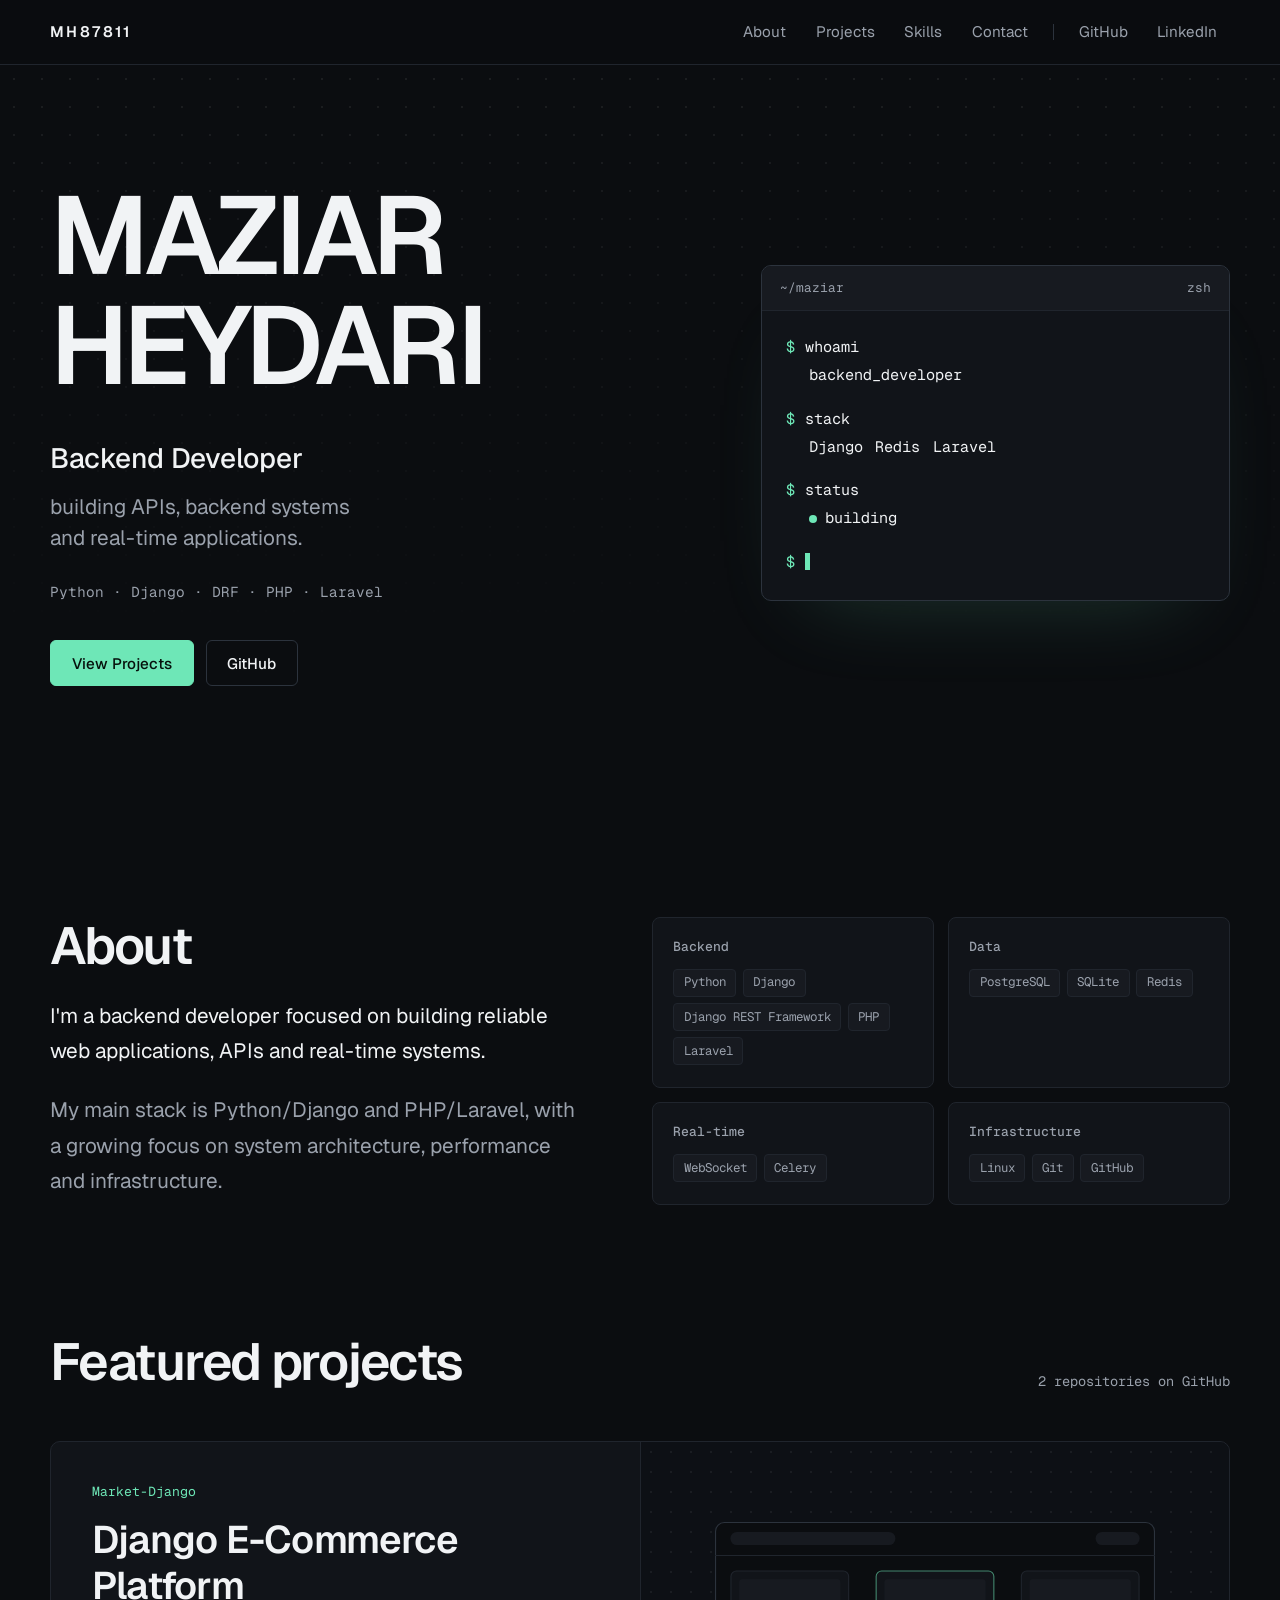
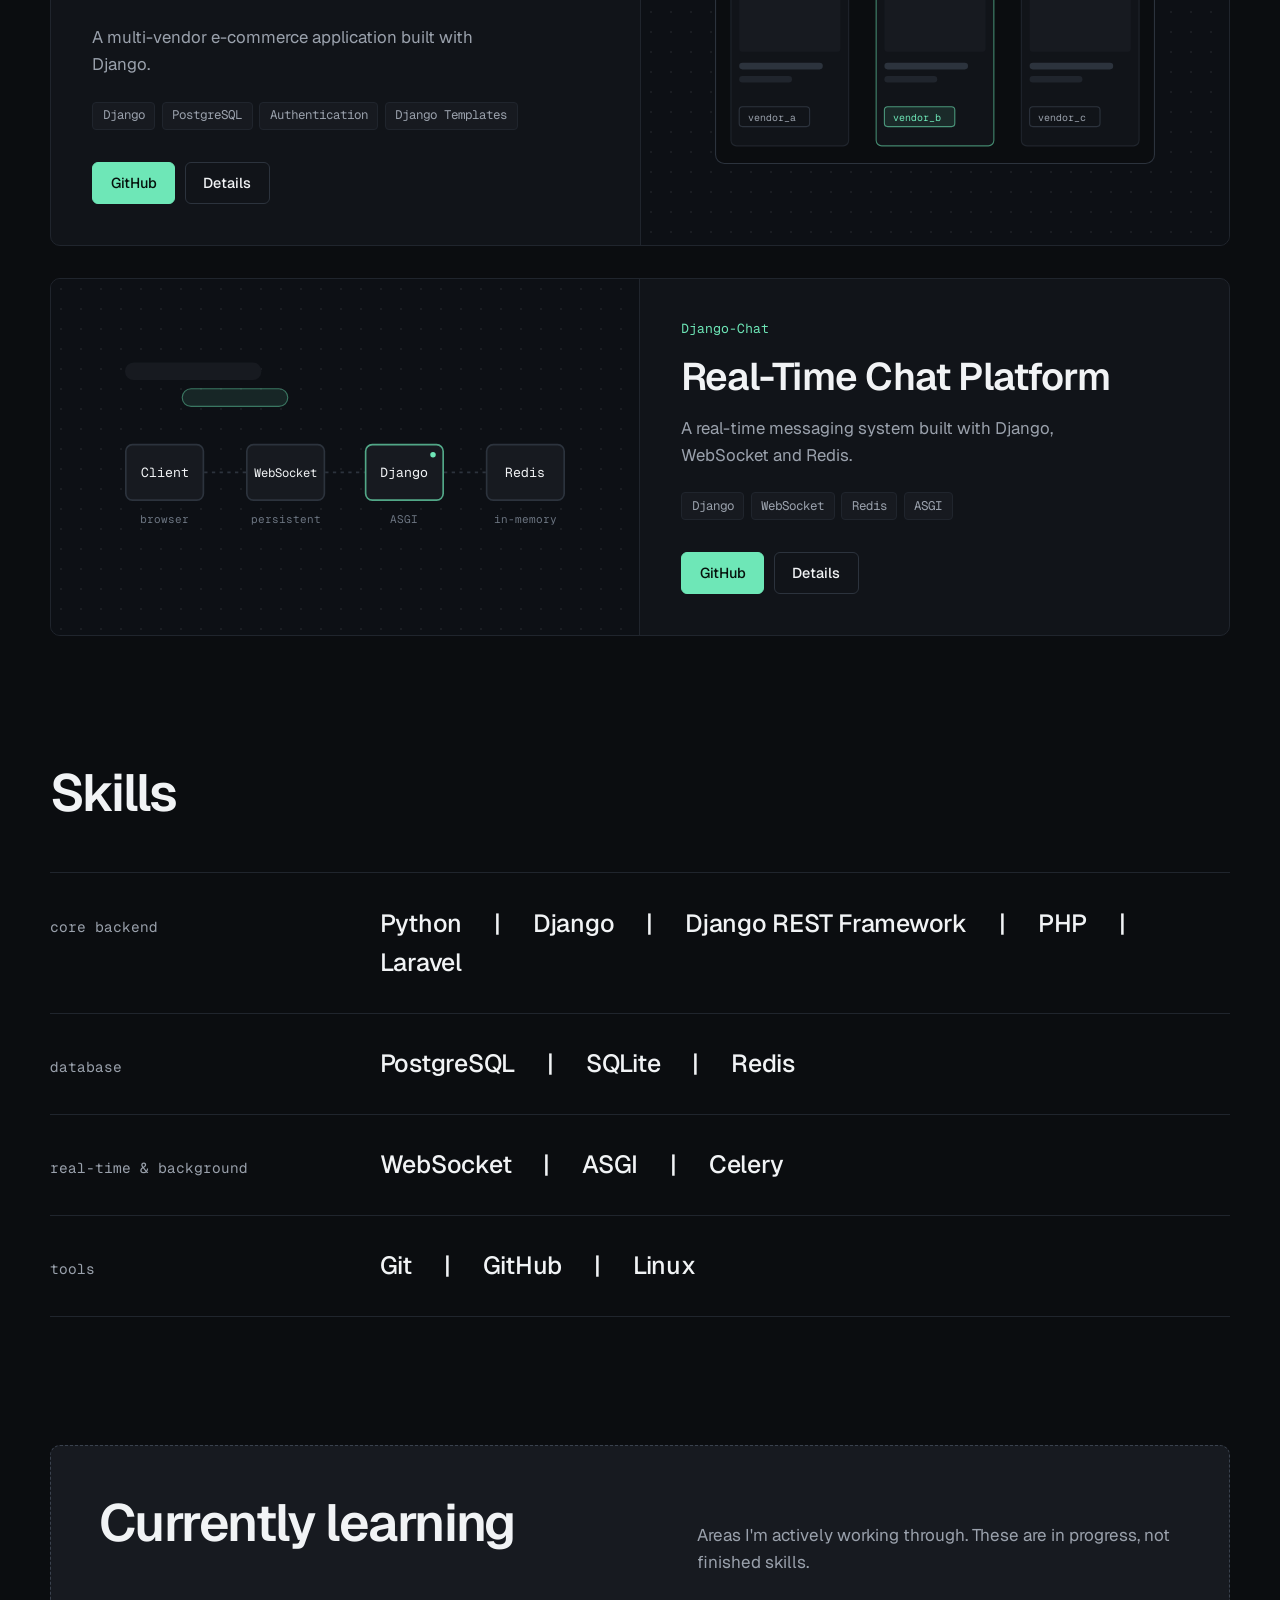
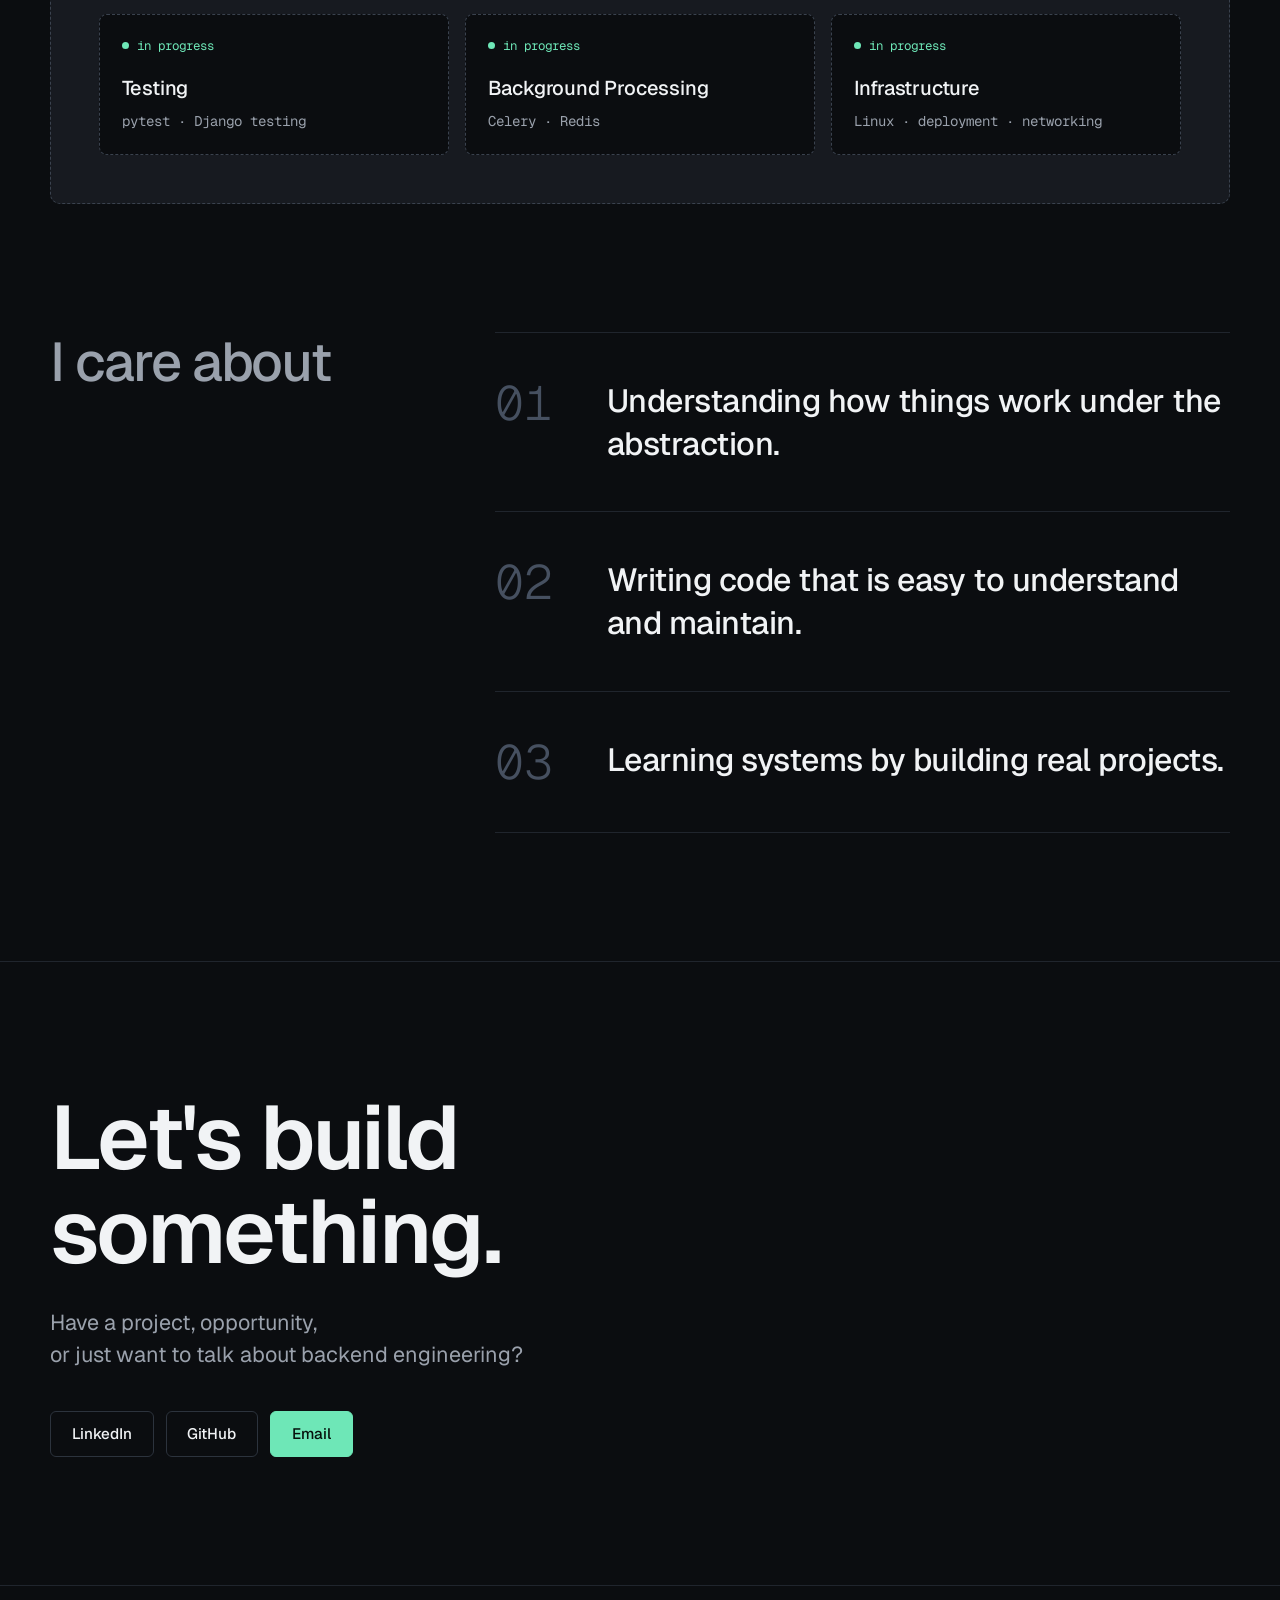
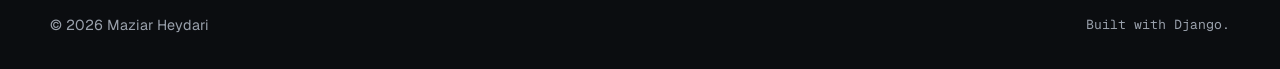
<file: Maziar Heydari · Backend Developer.html>
<!DOCTYPE html>
<html lang="en">
<head>
<meta charset="utf-8">
<meta name="viewport" content="width=device-width, initial-scale=1, viewport-fit=cover">
<title>Maziar Heydari · Backend Developer</title>
<meta name="description" content="Maziar Heydari is a backend developer building APIs, backend systems and real-time applications with Python/Django and PHP/Laravel.">
<meta name="color-scheme" content="dark">
<meta name="theme-color" content="#0B0D10">
<link rel="preconnect" href="https://fonts.googleapis.com">
<link rel="preconnect" href="https://fonts.gstatic.com" crossorigin>
<link href="https://fonts.googleapis.com/css2?family=Geist:wght@400;500;600&family=Geist+Mono:wght@400;500&display=swap" rel="stylesheet">
<script>document.documentElement.classList.add('js');</script>
<link rel="stylesheet" href="styles.css" type="text/css">
</head>
<body>

<header class="nav">
  <div class="wrap nav-inner">
    <a class="brand" href="#top" aria-label="Maziar, back to top">MH87811</a>
    <button class="menu-btn" type="button" aria-expanded="false" aria-controls="nav-links">Menu</button>
    <nav id="nav-links" class="links" aria-label="Primary">
      <a href="#about">About</a>
      <a href="#projects">Projects</a>
      <a href="#skills">Skills</a>
      <a href="#contact">Contact</a>
      <span class="sep" aria-hidden="true"></span>
      <a href="#" data-link="github">GitHub</a>
      <a href="#" data-link="linkedin">LinkedIn</a>
    </nav>
  </div>
</header>

<main>

  <!-- HERO -->
  <section class="hero" id="top">
    <div class="wrap hero-grid">
      <div class="hero-copy">
        <h1><span>Maziar</span><span>Heydari</span></h1>
        <p class="role">Backend Developer</p>
        <p class="lede">building APIs, backend systems<br>and real-time applications.</p>
        <p class="stack-line mono">Python · Django · DRF · PHP · Laravel</p>
        <div class="cta-row">
          <a class="btn btn-primary" href="#projects">View Projects</a>
          <a class="btn" href="#" data-link="github">GitHub</a>
        </div>
      </div>

      <div class="term" aria-hidden="true">
        <div class="term-bar"><span>~/maziar</span><span>zsh</span></div>
        <div class="term-body">
          <p class="tl" style="--d:.35s"><span class="p">$</span>whoami</p>
          <p class="tl" style="--d:.7s"><span class="out">backend_developer</span></p>
          <p class="tl gap" style="--d:1.15s"><span class="p">$</span>stack</p>
          <p class="tl" style="--d:1.5s"><span class="out">Django<span class="gap-x"></span>Redis<span class="gap-x"></span>Laravel</span></p>
          <p class="tl gap" style="--d:1.95s"><span class="p">$</span>status</p>
          <p class="tl" style="--d:2.3s"><span class="out"><i class="status-dot"></i>building</span></p>
          <p class="tl gap" style="--d:2.75s"><span class="p">$</span><span class="cursor"></span></p>
        </div>
      </div>
    </div>
  </section>

  <!-- ABOUT -->
  <section class="section" id="about">
    <div class="wrap about-grid">
      <div class="about-copy reveal">
        <h2>About</h2>
        <p>I'm a backend developer focused on building reliable web applications, APIs and real-time systems.</p>
        <p>My main stack is Python/Django and PHP/Laravel, with a growing focus on system architecture, performance and infrastructure.</p>
      </div>
      <div class="cat-grid reveal">
        <div class="cat">
          <h3>Backend</h3>
          <div class="tags"><span class="tag">Python</span><span class="tag">Django</span><span class="tag">Django REST Framework</span><span class="tag">PHP</span><span class="tag">Laravel</span></div>
        </div>
        <div class="cat">
          <h3>Data</h3>
          <div class="tags"><span class="tag">PostgreSQL</span><span class="tag">SQLite</span><span class="tag">Redis</span></div>
        </div>
        <div class="cat">
          <h3>Real-time</h3>
          <div class="tags"><span class="tag">WebSocket</span><!--<span class="tag">ASGI</span>--><span class="tag">Celery</span></div>
        </div>
        <div class="cat">
          <h3>Infrastructure</h3>
          <div class="tags"><span class="tag">Linux</span><span class="tag">Git</span><span class="tag">GitHub</span></div>
        </div>
      </div>
    </div>
  </section>

  <!-- PROJECTS -->
  <section class="section" id="projects" style="padding-top:0">
    <div class="wrap">
      <div class="section-head reveal">
        <h2>Featured projects</h2>
        <span class="meta">2 repositories on GitHub</span>
      </div>

      <div class="projects">

        <!-- Project 1 -->
        <article class="project reveal">
          <div class="project-body">
            <span class="repo">Market-Django</span>
            <h3>Django E-Commerce Platform</h3>
            <p class="desc">A multi-vendor e-commerce application built with Django.</p>
            <div class="tags">
              <span class="tag">Django</span><span class="tag">PostgreSQL</span><span class="tag">Authentication</span><span class="tag">Django Templates</span>
            </div>
            <div class="actions">
              <a class="btn btn-sm btn-primary" href="#" data-link="github" data-repo="Market-Django">GitHub</a>
              <button class="btn btn-sm" type="button" data-toggle="details-market" aria-expanded="false" aria-controls="details-market">Details</button>
            </div>
          </div>

          <div class="viz" aria-hidden="true">
            <svg viewBox="0 0 400 220" xmlns="http://www.w3.org/2000/svg" role="presentation">
              <rect x="0.5" y="0.5" width="399" height="219" rx="8" fill="#0B0D10" stroke="#2C333D"/>
              <line x1="0" y1="30.5" x2="400" y2="30.5" stroke="#20252D"/>
              <rect x="14" y="9" width="150" height="12" rx="6" fill="#171A20"/>
              <rect x="346" y="9" width="40" height="12" rx="6" fill="#171A20"/>

              <!-- card 1 -->
              <rect x="14.5" y="44.5" width="107" height="159" rx="5" fill="#111419" stroke="#20252D"/>
              <rect x="22" y="52" width="92" height="66" rx="3" fill="#171A20"/>
              <rect x="22" y="128" width="76" height="6" rx="3" fill="#2C333D"/>
              <rect x="22" y="140" width="48" height="6" rx="3" fill="#20252D"/>
              <rect x="22" y="168" width="64" height="18" rx="3" fill="none" stroke="#2C333D"/>
              <text class="svg-mono" x="30" y="180.5" font-size="9" fill="#9AA1AC">vendor_a</text>

              <!-- card 2 (highlighted) -->
              <rect x="146.5" y="44.5" width="107" height="159" rx="5" fill="#111419" stroke="#6EE7B7" stroke-opacity="0.55"/>
              <rect x="154" y="52" width="92" height="66" rx="3" fill="#171A20"/>
              <rect x="154" y="128" width="76" height="6" rx="3" fill="#2C333D"/>
              <rect x="154" y="140" width="48" height="6" rx="3" fill="#20252D"/>
              <rect x="154" y="168" width="64" height="18" rx="3" fill="rgba(110,231,183,0.10)" stroke="#6EE7B7" stroke-opacity="0.6"/>
              <text class="svg-mono" x="162" y="180.5" font-size="9" fill="#6EE7B7">vendor_b</text>

              <!-- card 3 -->
              <rect x="278.5" y="44.5" width="107" height="159" rx="5" fill="#111419" stroke="#20252D"/>
              <rect x="286" y="52" width="92" height="66" rx="3" fill="#171A20"/>
              <rect x="286" y="128" width="76" height="6" rx="3" fill="#2C333D"/>
              <rect x="286" y="140" width="48" height="6" rx="3" fill="#20252D"/>
              <rect x="286" y="168" width="64" height="18" rx="3" fill="none" stroke="#2C333D"/>
              <text class="svg-mono" x="294" y="180.5" font-size="9" fill="#9AA1AC">vendor_c</text>
            </svg>
          </div>

          <div class="details" id="details-market">
            <div class="details-inner">
              <dl>
                <dt>repository</dt><dd>Market-Django</dd>
                <dt>type</dt><dd>Multi-vendor e-commerce application</dd>
                <dt>stack</dt><dd>Django, PostgreSQL, Authentication, Django Templates</dd>
              </dl>
            </div>
          </div>
        </article>

        <!-- Project 2 -->
        <article class="project reverse reveal">
          <div class="project-body">
            <span class="repo">Django-Chat</span>
            <h3>Real-Time Chat Platform</h3>
            <p class="desc">A real-time messaging system built with Django, WebSocket and Redis.</p>
            <div class="tags">
              <span class="tag">Django</span><span class="tag">WebSocket</span><span class="tag">Redis</span><span class="tag">ASGI</span>
            </div>
            <div class="actions">
              <a class="btn btn-sm btn-primary" href="#" data-link="github" data-repo="Django-Chat">GitHub</a>
              <button class="btn btn-sm" type="button" data-toggle="details-chat" aria-expanded="false" aria-controls="details-chat">Details</button>
            </div>
          </div>

          <div class="viz" aria-hidden="true">
            <svg viewBox="0 0 400 200" xmlns="http://www.w3.org/2000/svg" role="presentation">
              <!-- chat bubbles -->
              <rect x="0" y="14" width="124" height="16" rx="8" fill="#171A20"/>
              <rect x="52" y="38" width="96" height="16" rx="8" fill="rgba(110,231,183,0.10)" stroke="#6EE7B7" stroke-opacity="0.45"/>

              <!-- connectors -->
              <g stroke="#2C333D" stroke-width="1.5" stroke-dasharray="3 4">
                <line x1="72" y1="114" x2="110" y2="114"/>
                <line x1="182" y1="114" x2="218" y2="114"/>
                <line x1="290" y1="114" x2="328" y2="114"/>
              </g>

              <!-- nodes -->
              <g class="svg-mono" font-size="12" text-anchor="middle">
                <rect x="0.75" y="88.75" width="70.5" height="50.5" rx="6" fill="#171A20" stroke="#2C333D" stroke-width="1.5"/>
                <text x="36" y="118" fill="#F1F3F5">Client</text>

                <rect x="110.75" y="88.75" width="70.5" height="50.5" rx="6" fill="#171A20" stroke="#2C333D" stroke-width="1.5"/>
                <text x="146" y="118" fill="#F1F3F5" font-size="11">WebSocket</text>

                <rect x="218.75" y="88.75" width="70.5" height="50.5" rx="6" fill="#171A20" stroke="#6EE7B7" stroke-opacity="0.7" stroke-width="1.5"/>
                <text x="254" y="118" fill="#F1F3F5">Django</text>
                <circle cx="280" cy="98" r="2.5" fill="#6EE7B7"/>

                <rect x="328.75" y="88.75" width="70.5" height="50.5" rx="6" fill="#171A20" stroke="#2C333D" stroke-width="1.5"/>
                <text x="364" y="118" fill="#F1F3F5">Redis</text>
              </g>

              <!-- captions -->
              <g class="svg-mono" font-size="10" text-anchor="middle" fill="#6b7480">
                <text x="36" y="160">browser</text>
                <text x="146" y="160">persistent</text>
                <text x="254" y="160">ASGI</text>
                <text x="364" y="160">in-memory</text>
              </g>

              <!-- packet (moves only on card hover) -->
              <circle class="packet" cx="72" cy="114" r="3.5" fill="#6EE7B7"/>
            </svg>
          </div>

          <div class="details" id="details-chat">
            <div class="details-inner">
              <dl>
                <dt>repository</dt><dd>Django-Chat</dd>
                <dt>type</dt><dd>Real-time messaging system</dd>
                <dt>transport</dt><dd>WebSocket</dd>
                <dt>stack</dt><dd>Django, ASGI, Redis</dd>
              </dl>
            </div>
          </div>
        </article>

      </div>
    </div>
  </section>

  <!-- SKILLS -->
  <section class="section" id="skills" style="padding-top:0">
    <div class="wrap">
      <div class="section-head reveal">
        <h2>Skills</h2>
      </div>
      <div class="skill-rows reveal">
        <div class="skill-row">
          <h3>core backend</h3>
          <ul><li>Python</li>|<li>Django</li>|<li>Django REST Framework</li>|<li>PHP</li>|<li>Laravel</li></ul>
        </div>
        <div class="skill-row">
          <h3>database</h3>
          <ul><li>PostgreSQL</li>|<li>SQLite</li>|<li>Redis</li></ul>
        </div>
        <div class="skill-row">
          <h3>real-time &amp; background</h3>
          <ul><li>WebSocket</li>|<li>ASGI</li>|<li>Celery</li></ul>
        </div>
        <div class="skill-row">
          <h3>tools</h3>
          <ul><li>Git</li>|<li>GitHub</li>|<li>Linux</li></ul>
        </div>
      </div>
    </div>
  </section>

  <!-- CURRENTLY LEARNING -->
  <section class="section" id="learning" style="padding-top:0">
    <div class="wrap">
      <div class="learning-wrap reveal">
        <div class="learning-head">
          <h2>Currently learning</h2>
          <p>Areas I'm actively working through. These are in progress, not finished skills.</p>
        </div>
        <div class="learn-grid">
          <div class="learn">
            <div class="state"><i class="status-dot"></i>in progress</div>
            <h3>Testing</h3>
            <p class="with">pytest · Django testing</p>
          </div>
          <div class="learn">
            <div class="state"><i class="status-dot"></i>in progress</div>
            <h3>Background Processing</h3>
            <p class="with">Celery · Redis</p>
          </div>
          <div class="learn">
            <div class="state"><i class="status-dot"></i>in progress</div>
            <h3>Infrastructure</h3>
            <p class="with">Linux · deployment · networking</p>
          </div>
        </div>
      </div>
    </div>
  </section>

  <!-- ENGINEERING PHILOSOPHY -->
  <section class="section" id="philosophy" aria-label="Engineering philosophy" style="padding-top:0">
    <div class="wrap phil-grid">
      <h2 class="reveal">I care about</h2>
      <ol class="phil-list">
        <li class="reveal"><span class="n">01</span><p>Understanding how things work under the abstraction.</p></li>
        <li class="reveal"><span class="n">02</span><p>Writing code that is easy to understand and maintain.</p></li>
        <li class="reveal"><span class="n">03</span><p>Learning systems by building real projects.</p></li>
      </ol>
    </div>
  </section>

  <!-- CONTACT -->
  <section class="section contact" id="contact">
    <div class="wrap reveal">
      <h2>Let's build<br>something.</h2>
      <p>Have a project, opportunity,<br>or just want to talk about backend engineering?</p>
      <div class="cta-row">
        <a class="btn" href="#" data-link="linkedin">LinkedIn</a>
        <a class="btn" href="#" data-link="github">GitHub</a>
        <a class="btn btn-primary" href="#" data-link="email">Email</a>
      </div>
    </div>
  </section>

</main>

<footer>
  <div class="wrap foot">
    <span>© 2026 Maziar Heydari</span>
    <span class="mono">Built with Django.</span>
  </div>
</footer>

<script>
  // Set these three values to activate every GitHub, LinkedIn and Email link on the page.
  // github: your profile URL, e.g. "https://github.com/your-username"
  // Repository buttons are built from it as <github>/Market-Django and <github>/Django-Chat.
  var CONFIG = {
    github: "https://github.com/MH87811",
    linkedin: "",
    email: "maziyarheydari87811@gmail.com"
  };

  (function () {
    // Links
    document.querySelectorAll('[data-link]').forEach(function (a) {
      var key = a.getAttribute('data-link');
      var repo = a.getAttribute('data-repo');
      var href = '#';
      if (key === 'email' && CONFIG.email) href = 'mailto:' + CONFIG.email;
      else if (key !== 'email' && CONFIG[key]) href = CONFIG[key];
      if (repo && CONFIG.github) href = CONFIG.github.replace(/\/$/, '') + '/' + repo;
      a.setAttribute('href', href);
      if (/^https?:/.test(href)) { a.setAttribute('target', '_blank'); a.setAttribute('rel', 'noopener noreferrer'); }
      else a.addEventListener('click', function (e) { e.preventDefault(); });
    });

    // Mobile menu
    var btn = document.querySelector('.menu-btn');
    var links = document.getElementById('nav-links');
    function setMenu(open) {
      links.classList.toggle('open', open);
      btn.setAttribute('aria-expanded', String(open));
      btn.textContent = open ? 'Close' : 'Menu';
    }
    btn.addEventListener('click', function () { setMenu(!links.classList.contains('open')); });
    links.querySelectorAll('a').forEach(function (a) { a.addEventListener('click', function () { setMenu(false); }); });
    document.addEventListener('keydown', function (e) { if (e.key === 'Escape') setMenu(false); });

    // Project details
    document.querySelectorAll('[data-toggle]').forEach(function (b) {
      b.addEventListener('click', function () {
        var panel = document.getElementById(b.getAttribute('data-toggle'));
        var open = !panel.classList.contains('open');
        panel.classList.toggle('open', open);
        b.setAttribute('aria-expanded', String(open));
        b.textContent = open ? 'Hide details' : 'Details';
      });
    });

    // Reveal on scroll
    var items = document.querySelectorAll('.reveal');
    if ('IntersectionObserver' in window) {
      var io = new IntersectionObserver(function (entries) {
        entries.forEach(function (en) {
          if (en.isIntersecting) { en.target.classList.add('in'); io.unobserve(en.target); }
        });
      }, { threshold: 0.12, rootMargin: '0px 0px -6% 0px' });
      items.forEach(function (el) { io.observe(el); });
    } else {
      items.forEach(function (el) { el.classList.add('in'); });
    }
  })();
</script>
</body>
</html>
</file>
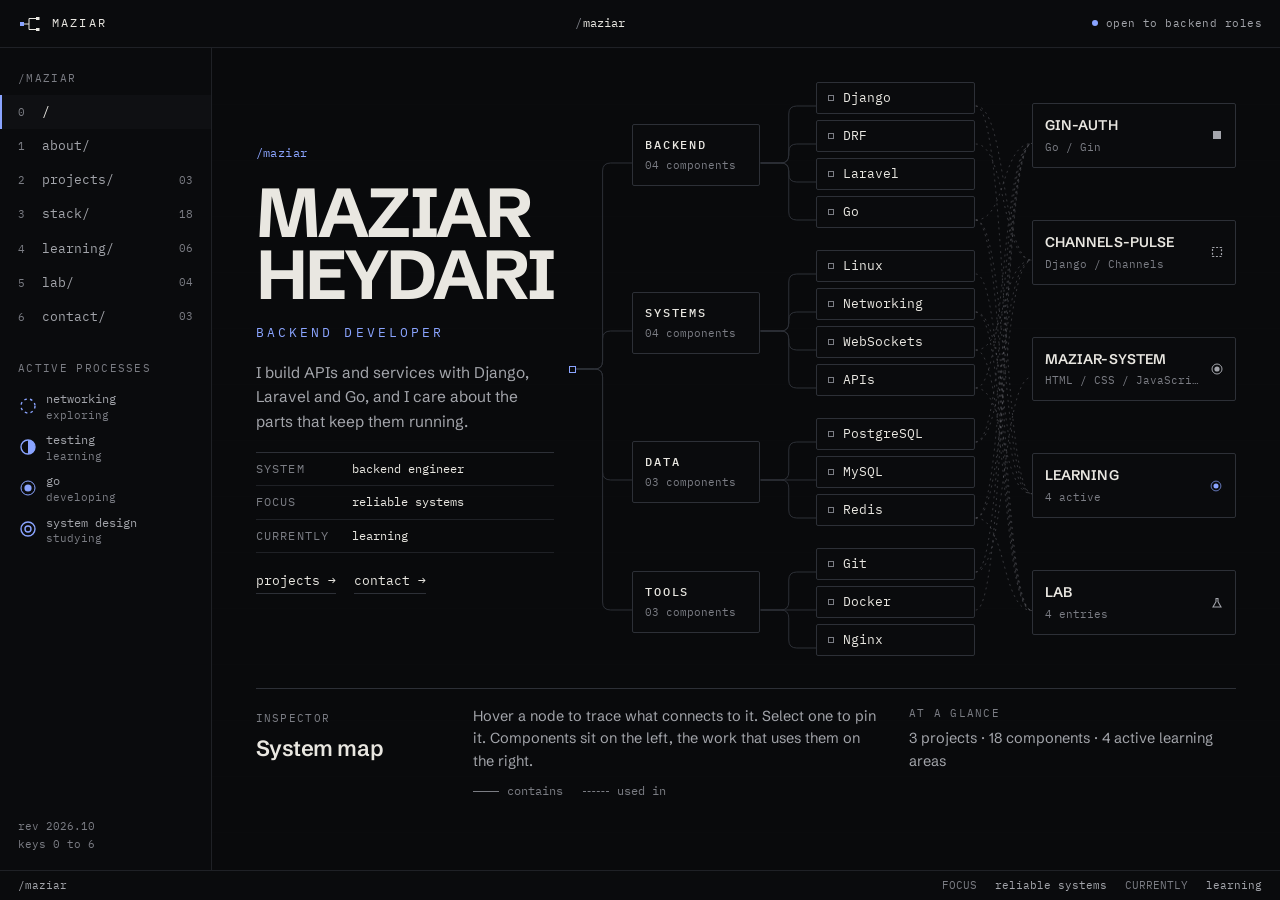
<file: developer system/Personal Developer System.html>
<!doctype html><html><head><meta charset=utf8><meta name=viewport content="width=device-width,initial-scale=1,viewport-fit=cover"><style>:root{color-scheme:light;box-sizing:border-box;padding-top:env(safe-area-inset-top,0px);padding-bottom:env(safe-area-inset-bottom,0px)}html{scroll-padding-top:env(safe-area-inset-top,0px)}body{margin:0;padding:0;font:14px -apple-system,BlinkMacSystemFont,sans-serif;background:#fff;color:#000}img{max-width:100%}[hidden]:not([hidden=until-found i]){display:none!important}</style></head><body>
<title>Personal Developer System</title>
<link rel="stylesheet" href="https://fonts.googleapis.com/css2?family=IBM+Plex+Mono:wght@400;500&family=Schibsted+Grotesk:wght@400;500;600;700&display=swap">
<style>
:root{
  /* Layout: a workspace frame (top bar, rail, stage, status bar). Home is a left-to-right dependency map that grows out of the identity; on phones the same data becomes an expandable tree. */
  --bg:#0a0b0d;
  --panel:#0f1013;
  --raise:#15161a;
  --line:#1f2126;
  --line2:#2d3037;
  --fg:#e9e7e1;
  --dim:#a3a5ab;
  --faint:#7b7d84;
  --accent:#8aa4ff;
  --accent-dim:rgba(138,164,255,.12);
  --accent-line:rgba(138,164,255,.5);
  --sans:'Schibsted Grotesk',system-ui,-apple-system,'Segoe UI',sans-serif;
  --mono:'IBM Plex Mono',ui-monospace,SFMono-Regular,Menlo,Consolas,monospace;
  color-scheme:dark;
}
html{box-sizing:border-box;height:100%}
*,*::before,*::after{box-sizing:inherit}
body{height:100%;margin:0;background:var(--bg);color:var(--fg);font-family:var(--sans);font-size:15px;line-height:1.55;-webkit-font-smoothing:antialiased}
a{color:inherit;text-decoration:none}
button{font:inherit;color:inherit}
p{margin:0}
h1,h2,h3{margin:0;font-weight:600;text-wrap:balance}
ul{list-style:none;margin:0;padding:0}
dl,dd{margin:0}
:focus-visible{outline:2px solid var(--accent);outline-offset:2px}
.mono{font-family:var(--mono)}
.lbl{font-family:var(--mono);font-size:11px;letter-spacing:.12em;text-transform:uppercase;color:var(--faint)}

/* ---------- frame ---------- */
.shell{height:100%;display:grid;grid-template-columns:212px minmax(0,1fr);grid-template-rows:48px minmax(0,1fr) 30px;grid-template-areas:"top top" "rail stage" "status status"}
.top{grid-area:top;display:flex;align-items:center;justify-content:space-between;gap:16px;padding:0 18px;border-bottom:1px solid var(--line);background:var(--bg);min-width:0}
.brand{display:flex;align-items:center;gap:10px;font-family:var(--mono);font-size:12px;letter-spacing:.18em;flex:none}
.brand svg{width:24px;height:24px;color:var(--fg)}
.crumbs{display:flex;align-items:center;gap:0;font-family:var(--mono);font-size:12px;color:var(--faint);min-width:0;overflow:hidden;white-space:nowrap}
.crumbs a:hover{color:var(--fg)}
.crumbs .cur-seg{color:var(--fg)}
.crumbs i{font-style:normal;padding:0 1px}
.live{display:flex;align-items:center;gap:8px;font-family:var(--mono);font-size:11px;color:var(--dim);flex:none;letter-spacing:.04em}
.dot{width:6px;height:6px;background:var(--accent);border-radius:50%;position:relative;flex:none}
.dot::after{content:"";position:absolute;inset:-4px;border:1px solid var(--accent);border-radius:50%;opacity:0;animation:ping 3.4s ease-out infinite}
@keyframes ping{0%{transform:scale(.4);opacity:.7}70%,100%{transform:scale(1.3);opacity:0}}

.rail{grid-area:rail;border-right:1px solid var(--line);padding:22px 0 16px;display:flex;flex-direction:column;gap:26px;overflow:auto;background:var(--bg)}
.rail .lbl{padding:0 18px 8px;display:block}
.rlist a{position:relative;display:grid;grid-template-columns:18px 1fr auto;align-items:center;gap:6px;padding:7px 18px;font-family:var(--mono);font-size:13px;color:var(--dim);transition:color .15s,background .15s}
.rlist a .k{font-size:10.5px;color:var(--faint)}
.rlist a .rm{font-size:11px;color:var(--faint)}
.rlist a:hover{color:var(--fg);background:var(--panel)}
.rlist a.on{color:var(--fg);background:var(--panel)}
.rlist a::before{content:"";position:absolute;left:0;top:0;bottom:0;width:2px;background:var(--accent);transform:scaleY(0);transition:transform .22s cubic-bezier(.2,.7,.2,1)}
.rlist a.on::before{transform:scaleY(1)}
.proc a{display:grid;grid-template-columns:20px 1fr;gap:8px;align-items:center;padding:5px 18px;font-family:var(--mono);font-size:12px;color:var(--dim)}
.proc a:hover{color:var(--fg)}
.proc small{display:block;font-size:10.5px;color:var(--faint);line-height:1.2}
.rev{margin-top:auto;padding:0 18px;font-family:var(--mono);font-size:10.5px;color:var(--faint);line-height:1.7}

.stage{grid-area:stage;overflow:auto;min-width:0;background:
  linear-gradient(var(--line) 1px,transparent 1px) 0 0/100% 56px,
  var(--bg);background-blend-mode:normal;position:relative}
.stage::before{content:"";position:absolute;inset:0;background:var(--bg);opacity:.965;pointer-events:none}
.stage>*{position:relative}
.status{grid-area:status;display:flex;align-items:center;justify-content:space-between;gap:16px;padding:0 18px;border-top:1px solid var(--line);font-family:var(--mono);font-size:11px;color:var(--faint);white-space:nowrap;overflow:hidden}
.status b{font-weight:400;color:var(--dim)}
.status span{display:flex;gap:18px}

.view{padding:34px clamp(20px,3.4vw,56px) 64px;animation:enter .32s cubic-bezier(.2,.7,.2,1) both}
@keyframes enter{from{opacity:0;transform:translateX(10px)}to{opacity:1;transform:none}}
.back{display:none}
.eyebrow{font-family:var(--mono);font-size:12px;color:var(--accent);letter-spacing:.04em}
.vhead{display:grid;gap:12px;margin-bottom:38px;max-width:68ch}
.vhead h1{font-size:clamp(2rem,3.6vw,3rem);letter-spacing:-.03em;line-height:1.05}
.vhead .lede{color:var(--dim);font-size:17px}

/* ---------- home map ---------- */
.home{padding-top:26px}
.map{position:relative;display:grid;grid-template-columns:minmax(250px,1.25fr) minmax(112px,.5fr) minmax(138px,.62fr) minmax(176px,.8fr);column-gap:clamp(28px,4.4vw,84px);row-gap:6px;align-items:stretch;padding:8px 0 18px}
.edges{position:absolute;inset:0;width:100%;height:100%;pointer-events:none;overflow:visible}
.edge{fill:none;stroke-width:1;transition:opacity .22s,stroke .22s}
.edge.h{stroke:var(--line2)}
.edge.d{stroke:var(--faint);stroke-width:1;stroke-dasharray:2 4;opacity:.38}
.edge.h.on{stroke:var(--accent)}
.edge.d.on{stroke:var(--accent);opacity:1;stroke-dasharray:5 5;animation:flow 1.1s linear infinite}
.edge.off{opacity:.12}
@keyframes flow{to{stroke-dashoffset:-20}}
.edge.draw{stroke-dasharray:1;stroke-dashoffset:1;animation:draw .9s cubic-bezier(.4,.1,.2,1) forwards;animation-delay:var(--dl,0s)}
@keyframes draw{to{stroke-dashoffset:0}}
.edge.d.fade{opacity:0;animation:fadein .8s ease forwards;animation-delay:1.5s}
@keyframes fadein{to{opacity:.38}}

.rootcol{grid-column:1;align-self:center;position:relative;padding-right:22px;display:grid;gap:18px;justify-items:start}
.name{display:grid;font-size:clamp(2.7rem,5.4vw,4.6rem);line-height:.9;letter-spacing:-.04em;font-weight:700}
.role{font-family:var(--mono);font-size:13px;letter-spacing:.24em;color:var(--accent)}
.sum{color:var(--dim);max-width:34ch;font-size:15.5px}
.sys{display:grid;gap:0;width:100%;max-width:300px;border-top:1px solid var(--line2)}
.sys>div{display:grid;grid-template-columns:96px 1fr;padding:7px 0;border-bottom:1px solid var(--line);font-family:var(--mono);font-size:12px}
.sys dt{color:var(--faint);letter-spacing:.1em}
.sys dd{color:var(--fg)}
.cur{display:inline-block;transition:opacity .35s,transform .35s}
.cur.swap{opacity:0;transform:translateY(4px)}
.rootlinks{display:flex;gap:18px;font-family:var(--mono);font-size:12.5px}
.rootlinks a{color:var(--fg);border-bottom:1px solid var(--line2);padding-bottom:2px;transition:border-color .15s,color .15s}
.rootlinks a:hover{border-color:var(--accent);color:var(--accent)}
.port{position:absolute;right:0;top:50%;width:7px;height:7px;margin-top:-3.5px;background:var(--bg);border:1px solid var(--accent)}

.node{display:flex;align-items:center;gap:9px;min-width:0;padding:0 11px;background:var(--bg);border:1px solid var(--line2);border-radius:2px;cursor:pointer;text-align:left;transition:border-color .18s,background .18s,opacity .22s,color .18s}
.node:hover{border-color:var(--faint)}
.node .sq{flex:none;width:6px;height:6px;border:1px solid var(--faint);transition:background .18s,border-color .18s}
.node.is-active{border-color:var(--accent);background:var(--accent-dim);color:#fff}
.node.is-active .sq{background:var(--accent);border-color:var(--accent)}
.node.dim{opacity:.26}
.node.tech{font-family:var(--mono);font-size:12.5px;white-space:nowrap}
.node.tech span{overflow:hidden;text-overflow:ellipsis}
.node.dom{flex-direction:column;align-items:flex-start;gap:3px;padding:11px 12px;font-family:var(--mono)}
.node.dom b{font-weight:500;font-size:11.5px;letter-spacing:.16em}
.node.dom small{font-size:11px;color:var(--faint)}
.mods{grid-column:4;display:flex;flex-direction:column;justify-content:space-around;gap:10px}
.node.mod{flex-direction:row;justify-content:space-between;padding:11px 12px;gap:10px}
.node.mod .mt{display:grid;gap:2px;min-width:0}
.node.mod b{font-weight:600;font-size:14px;letter-spacing:.01em}
.node.mod small{font-family:var(--mono);font-size:11px;color:var(--faint);overflow:hidden;text-overflow:ellipsis;white-space:nowrap}
.node.mod .sg{flex:none;color:var(--dim)}
.node.mod.is-active .sg{color:var(--accent)}

.inspect{margin-top:14px;border-top:1px solid var(--line2);display:grid;grid-template-columns:minmax(150px,.7fr) minmax(0,1.5fr) minmax(0,1.2fr);gap:26px;padding:16px 0 0;min-height:132px;align-content:start}
.inspect h3{font-size:22px;letter-spacing:-.02em;line-height:1.15;margin-top:8px}
.inspect p{color:var(--dim);font-size:14.5px;max-width:52ch}
.inspect .rel{display:grid;gap:10px;align-content:start}
.inspect .rel div{display:grid;gap:5px}
.chips{display:flex;flex-wrap:wrap;gap:6px}
.chip{font-family:var(--mono);font-size:11.5px;padding:3px 8px;border:1px solid var(--line2);border-radius:2px;background:transparent;color:var(--dim);cursor:pointer;transition:border-color .15s,color .15s}
.chip:hover{border-color:var(--accent);color:var(--fg)}
span.chip{cursor:default}
span.chip:hover{border-color:var(--line2);color:var(--dim)}
.open{display:inline-block;margin-top:10px;font-family:var(--mono);font-size:12.5px;color:var(--accent);border-bottom:1px solid var(--accent-line);padding-bottom:1px}
.legend{display:flex;gap:20px;margin-top:10px;font-family:var(--mono);font-size:11.5px;color:var(--faint)}
.legend li{display:flex;align-items:center;gap:8px}
.lg{display:inline-block;width:26px;height:0;border-top:1px solid var(--line2)}
.lg.h{border-top-color:var(--faint)}
.lg.d{border-top:1px dashed var(--faint)}

.mtree{display:none}

/* reveal on first boot only */
.boot .reveal{animation:rise .8s cubic-bezier(.2,.7,.2,1) both;animation-delay:calc(var(--i,0)*110ms + 100ms)}
.boot .bnode{animation:rise .6s cubic-bezier(.2,.7,.2,1) both;animation-delay:calc(var(--c,1)*320ms + var(--r,0)*28ms + 400ms)}
@keyframes rise{from{opacity:0;transform:translateY(8px)}to{opacity:1;transform:none}}

/* ---------- status glyphs ---------- */
.sg.active circle:first-child{fill:currentColor}
.glyph{flex:none;color:var(--accent)}
.glyph.queued{color:var(--faint)}
.g-spin{transform-origin:10px 10px;animation:spin 26s linear infinite}
@keyframes spin{to{transform:rotate(360deg)}}
.g-ring{transform-origin:10px 10px;animation:ring 3.4s ease-out infinite}
@keyframes ring{0%{transform:scale(.55);opacity:.9}100%{transform:scale(1.3);opacity:0}}

/* ---------- about ---------- */
.glance{display:grid;border-top:1px solid var(--line2);margin-bottom:46px;max-width:880px}
.glance>div{display:grid;grid-template-columns:120px 1fr auto;gap:18px;align-items:baseline;padding:13px 0;border-bottom:1px solid var(--line)}
.glance dt{font-family:var(--mono);font-size:11.5px;letter-spacing:.14em;color:var(--faint)}
.glance dd{font-size:16.5px}
.glance a{font-family:var(--mono);font-size:12px;color:var(--accent)}
.twocol{display:grid;grid-template-columns:minmax(0,1.4fr) minmax(260px,1fr);gap:clamp(28px,5vw,80px);max-width:1080px}
.prose{display:grid;gap:16px;max-width:60ch;color:var(--dim);font-size:16.5px}
.principles{display:grid;margin-top:34px;border-top:1px solid var(--line2);max-width:60ch}
.principles>div{padding:14px 0;border-bottom:1px solid var(--line);display:grid;gap:3px}
.principles b{font-weight:600;font-size:16px}
.principles span{color:var(--dim);font-size:14.5px}
.kv{border-top:1px solid var(--line2);align-self:start}
.kv>div{display:grid;grid-template-columns:104px 1fr;gap:12px;padding:9px 0;border-bottom:1px solid var(--line);font-family:var(--mono);font-size:12.5px}
.kv dt{color:var(--faint);letter-spacing:.08em}
.kv dd{color:var(--fg);overflow-wrap:anywhere}

/* ---------- projects ---------- */
.plist{display:grid;max-width:1040px;border-top:1px solid var(--line2)}
.pmod{display:grid;grid-template-columns:minmax(140px,.55fr) minmax(0,2fr);gap:clamp(18px,4vw,56px);padding:26px 0 28px;border-bottom:1px solid var(--line2)}
.pmeta{display:grid;gap:10px;align-content:start;font-family:var(--mono);font-size:12px;color:var(--faint)}
.pmeta .path{color:var(--accent);font-size:12.5px}
.pstatus{display:flex;align-items:center;gap:8px;color:var(--dim)}
.pbody{display:grid;gap:12px;min-width:0}
.pbody h2{font-size:clamp(1.6rem,2.6vw,2.2rem);letter-spacing:-.03em;line-height:1.05}
.pbody .sub{font-family:var(--mono);font-size:12.5px;color:var(--dim);display:flex;gap:12px;flex-wrap:wrap}
.pbody .sub i{font-style:normal;color:var(--faint)}
.pbody p{color:var(--dim);max-width:60ch}
.acts{display:flex;flex-wrap:wrap;gap:8px;margin-top:6px}
.btn{font-family:var(--mono);font-size:11.5px;letter-spacing:.1em;padding:7px 11px;border:1px solid var(--line2);border-radius:2px;color:var(--fg);background:transparent;cursor:pointer;transition:border-color .15s,background .15s,color .15s;display:inline-block}
.btn:hover{border-color:var(--accent);background:var(--accent-dim)}
.btn.ext::after{content:" ↗";color:var(--faint)}

/* ---------- case study ---------- */
.chead{display:grid;gap:10px;margin-bottom:34px}
.chead h1{font-size:clamp(2.4rem,5.5vw,4.4rem);letter-spacing:-.04em;line-height:.95;font-weight:700}
.cmeta{font-family:var(--mono);font-size:13px;color:var(--dim);display:flex;gap:14px;flex-wrap:wrap;align-items:center}
.cbody{display:grid;grid-template-columns:168px minmax(0,1fr);gap:clamp(24px,4vw,64px);max-width:1040px;align-items:start}
.cidx{position:sticky;top:20px;display:grid;gap:0;border-left:1px solid var(--line2);font-family:var(--mono);font-size:12px}
.cidx button{background:none;border:0;text-align:left;padding:6px 14px;color:var(--faint);cursor:pointer;position:relative;transition:color .15s}
.cidx button:hover{color:var(--fg)}
.cidx button.on{color:var(--fg)}
.cidx button.on::before{content:"";position:absolute;left:-1px;top:0;bottom:0;width:2px;background:var(--accent)}
.csec{padding-bottom:44px;display:grid;gap:16px;scroll-margin-top:20px;min-width:0}
.csec>.lbl{display:flex;gap:10px;align-items:center}
.csec>.lbl::after{content:"";flex:1;border-top:1px solid var(--line)}
.csec p{color:var(--dim);font-size:16.5px;max-width:62ch}
.arch{display:grid;margin-top:4px}
.tier{display:grid;grid-template-columns:116px minmax(0,1fr);gap:16px}
.tier+.tier{margin-top:24px}
.tlabel{font-family:var(--mono);font-size:11px;letter-spacing:.12em;color:var(--faint);padding-top:11px}
.tnodes{display:flex;flex-wrap:wrap;gap:8px;position:relative}
.tier+.tier .tnodes::before{content:"";position:absolute;left:26px;top:-24px;height:24px;border-left:1px solid var(--accent-line)}
.tier+.tier .tnodes::after{content:"";position:absolute;left:22.5px;top:-6px;border:4px solid transparent;border-top:5px solid var(--accent-line);border-bottom:0}
.anode{display:grid;gap:2px;padding:10px 13px;border:1px solid var(--line2);border-radius:2px;min-width:0;background:var(--bg)}
.anode b{font-weight:500;font-size:14px}
.anode span{font-family:var(--mono);font-size:11.5px;color:var(--dim)}
.anode.side{border-style:dashed}
.techlist li,.adr,.chal{display:grid;grid-template-columns:140px minmax(0,1fr);gap:16px;padding:10px 0;border-bottom:1px solid var(--line)}
.techlist{border-top:1px solid var(--line)}
.techlist a,.techlist b{font-family:var(--mono);font-size:13px;font-weight:500;color:var(--fg)}
.techlist a:hover{color:var(--accent)}
.techlist span{color:var(--dim);font-size:14.5px}
.adrs,.chals{display:grid;border-top:1px solid var(--line)}
.adr,.chal{padding:16px 0}
.adr .id,.chal .id{font-family:var(--mono);font-size:12px;color:var(--accent)}
.adr h3,.chal h3{font-size:16.5px;margin-bottom:6px}
.adr p,.chal p{font-size:15px}
.adr .tr{font-family:var(--mono);font-size:12px;color:var(--faint);margin-top:8px;max-width:62ch}
.repo{display:flex;flex-wrap:wrap;align-items:center;gap:12px;font-family:var(--mono);font-size:13px;padding:14px;border:1px solid var(--line2);border-radius:2px;max-width:520px}
.repo span{overflow-wrap:anywhere;flex:1;min-width:0}
.pn{display:grid;grid-template-columns:1fr 1fr;gap:16px;max-width:1040px;margin-top:8px;border-top:1px solid var(--line2);padding-top:18px}
.pn a{display:grid;gap:3px;font-family:var(--mono);font-size:12px;color:var(--faint)}
.pn a b{font-family:var(--sans);font-size:17px;color:var(--fg);font-weight:600;letter-spacing:-.01em}
.pn a:hover b{color:var(--accent)}
.pn a:last-child{text-align:right}

/* ---------- stack ---------- */
.sgrid{display:grid;grid-template-columns:repeat(2,minmax(0,1fr));gap:40px clamp(28px,5vw,72px);max-width:1120px}
.sdom h2{display:flex;justify-content:space-between;align-items:baseline;font-family:var(--mono);font-weight:500;font-size:12px;letter-spacing:.16em;padding-bottom:10px;border-bottom:1px solid var(--line2)}
.sdom h2 small{font-size:11px;color:var(--faint);letter-spacing:.04em}
.sdom .sdesc{font-size:13.5px;color:var(--faint);padding:10px 0 4px}
.srow{display:grid;gap:3px;padding:11px 10px 11px 12px;margin:0 -12px;border-bottom:1px solid var(--line);position:relative;transition:background .15s,opacity .2s}
.srow .hd{display:flex;justify-content:space-between;gap:12px;align-items:baseline}
.srow b{font-family:var(--mono);font-weight:500;font-size:14px}
.srow .role{color:var(--dim);font-size:14px}
.srow .dep{font-family:var(--mono);font-size:11.5px;color:var(--faint);display:flex;flex-wrap:wrap;gap:4px 16px}
.srow .dep a{color:var(--dim);border-bottom:1px solid var(--line2)}
.srow .dep a:hover{color:var(--accent);border-color:var(--accent)}
.srow::before{content:"";position:absolute;left:0;top:0;bottom:0;width:2px;background:var(--accent);opacity:0;transition:opacity .15s}
.sgrid.focus .srow{opacity:.35}
.sgrid.focus .srow.rel,.sgrid.focus .srow.self{opacity:1}
.srow.self{background:var(--panel)}
.srow.self::before,.srow.rel::before{opacity:1}
.srow.rel::before{opacity:.45}

/* ---------- learning ---------- */
.states{display:grid;grid-template-columns:repeat(4,minmax(0,1fr));gap:0;border-top:1px solid var(--line2);margin-bottom:34px;max-width:1040px}
.states>div{display:grid;grid-template-columns:20px 1fr;column-gap:10px;padding:12px 14px 12px 0;font-family:var(--mono);font-size:12px}
.states b{font-weight:500;letter-spacing:.1em}
.states small{grid-column:2;color:var(--faint);font-size:11.5px;line-height:1.4;margin-top:2px}
.lgroup{max-width:1040px;margin-bottom:34px}
.lgroup>.lbl{display:block;padding-bottom:10px;border-bottom:1px solid var(--line2)}
.lrow{display:grid;grid-template-columns:20px minmax(150px,.7fr) 110px minmax(0,1.6fr);gap:18px;align-items:center;padding:15px 0;border-bottom:1px solid var(--line)}
.lrow .ln{font-size:18px;font-weight:600;letter-spacing:-.01em}
.lrow .ls{font-family:var(--mono);font-size:12px;letter-spacing:.1em;color:var(--accent)}
.lrow.queued .ls,.lrow.queued .ln{color:var(--faint)}
.lrow p{color:var(--dim);font-size:14.5px}
.lrow .chips{margin-top:8px}

/* ---------- lab ---------- */
.labnote{display:flex;flex-wrap:wrap;gap:8px 28px;font-family:var(--mono);font-size:12px;color:var(--dim);margin-bottom:26px}
.labnote b{color:var(--fg);font-weight:500}
.lablist{max-width:1040px;border-top:1px solid var(--line2)}
.entry{display:grid;grid-template-columns:minmax(150px,.7fr) minmax(0,2fr) 130px;gap:clamp(16px,3vw,40px);padding:20px 0;border-bottom:1px solid var(--line);align-items:start}
.entry .fn{font-family:var(--mono);font-size:13px;color:var(--fg);overflow-wrap:anywhere}
.entry .kind{font-family:var(--mono);font-size:11px;letter-spacing:.12em;color:var(--faint);margin-top:4px}
.entry h3{font-size:18px;letter-spacing:-.015em;margin-bottom:6px}
.entry p{color:var(--dim);font-size:14.5px;max-width:60ch}
.entry .chips{margin-top:10px}
.entry .est{font-family:var(--mono);font-size:11.5px;display:flex;gap:8px;align-items:center;color:var(--dim);justify-content:flex-end}
.entry.queued .est{color:var(--faint)}
.entry.reserved{opacity:.7;border-style:dashed}
.entry.reserved .fn{color:var(--faint)}
.entry.reserved h3{color:var(--faint);font-weight:500}

/* ---------- contact ---------- */
.eps{max-width:860px;border-top:1px solid var(--line2)}
.ep{display:grid;grid-template-columns:150px minmax(0,1fr) auto;gap:18px;align-items:center;padding:22px 0;border-bottom:1px solid var(--line2)}
.ep h2{font-size:22px;letter-spacing:-.02em}
.ep .chan{font-family:var(--mono);font-size:11px;letter-spacing:.12em;color:var(--faint);margin-top:2px}
.ep .addr{font-family:var(--mono);font-size:15px;overflow-wrap:anywhere;user-select:all}
.ep .acts{margin:0;justify-content:flex-end}
.reach{display:flex;gap:8px;align-items:center;font-family:var(--mono);font-size:12px;color:var(--dim);margin-top:26px}

/* ---------- mobile tree ---------- */
.tree{margin-top:26px}
.tree>li{position:relative;padding-left:30px}
.tree>li::before{content:"";position:absolute;left:0;top:0;bottom:0;border-left:1px solid var(--line2)}
.tree>li:last-child::before{bottom:auto;height:26px}
.tree>li::after{content:"";position:absolute;left:0;top:26px;width:20px;border-top:1px solid var(--line2)}
.tbtn{width:100%;display:grid;grid-template-columns:1fr auto;gap:2px 12px;align-items:center;padding:12px 0;background:none;border:0;text-align:left;cursor:pointer;min-height:52px}
.tbtn .tn{font-family:var(--mono);font-size:14px;letter-spacing:.14em;font-weight:500}
.tbtn .tm{grid-column:1;font-family:var(--mono);font-size:11.5px;color:var(--faint)}
.chev{grid-column:2;grid-row:1/3;width:9px;height:9px;border-right:1.5px solid var(--dim);border-bottom:1.5px solid var(--dim);transform:rotate(45deg);transition:transform .25s;margin-right:4px}
.tree>li.open .chev{transform:rotate(225deg)}
.tree>li.open>.tbtn .tn{color:var(--accent)}
.tbody{display:grid;grid-template-rows:0fr;transition:grid-template-rows .28s cubic-bezier(.2,.7,.2,1)}
.tree>li.open>.tbody{grid-template-rows:1fr}
.tin{overflow:hidden;min-height:0}
.tin>div{padding:2px 0 20px;display:grid;gap:10px}
.tin p{color:var(--dim);font-size:15px}
.tin .row{display:grid;grid-template-columns:20px 1fr auto;gap:10px;align-items:center;padding:9px 0;border-top:1px solid var(--line);font-size:15px}
.tin .row small{font-family:var(--mono);font-size:11px;color:var(--faint)}
.tin .row.p2{grid-template-columns:1fr auto}
.tin dl{display:grid;gap:8px;font-family:var(--mono);font-size:12px}
.tin dt{color:var(--faint);letter-spacing:.1em}
.tin dd{color:var(--fg);line-height:1.6}

/* ---------- responsive ---------- */
@media (max-width:1180px){
  .inspect{grid-template-columns:1fr 1fr}
  .inspect>:first-child{grid-column:1/-1}
  .states{grid-template-columns:repeat(2,minmax(0,1fr));gap:4px 0}
}
@media (max-width:900px){
  html,body{height:auto}
  .shell{display:block;height:auto;min-height:100%}
  .top{position:sticky;top:env(safe-area-inset-top,0px);z-index:5;height:48px;padding:0 16px}
  .live{display:none}
  .crumbs{flex:1;justify-content:flex-end}
  .rail{position:sticky;top:calc(48px + env(safe-area-inset-top,0px));z-index:4;flex-direction:row;padding:0;gap:0;border-right:0;border-bottom:1px solid var(--line);overflow-x:auto;overflow-y:hidden}
  .rail .lbl,.proc,.rev{display:none}
  .rlist{display:flex}
  .rlist a{display:flex;gap:0;padding:12px 16px;white-space:nowrap;flex:none}
  .rlist a .k,.rlist a .rm{display:none}
  .rlist a::before{left:0;right:0;top:auto;bottom:0;width:auto;height:2px;transform:scaleX(0)}
  .rlist a.on::before{transform:scaleX(1)}
  .shell[data-view="home"] .rail{display:none}
  .stage{overflow:visible;background:var(--bg)}
  .stage::before{display:none}
  .status{display:none}
  .view{padding:24px 16px 56px}
  .back{display:inline-block;font-family:var(--mono);font-size:12px;color:var(--faint);margin-bottom:22px}
  .mapwrap{display:none}
  .mtree{display:block}
  .home{padding-top:28px}
  .name{font-size:clamp(2.6rem,15vw,4rem)}
  .glance>div{grid-template-columns:1fr;gap:2px}
  .twocol{grid-template-columns:1fr}
  .pmod{grid-template-columns:1fr;gap:14px}
  .cbody{grid-template-columns:1fr}
  .cidx{position:static;display:flex;overflow-x:auto;border-left:0;border-bottom:1px solid var(--line2);margin-bottom:26px}
  .cidx button{padding:8px 12px;white-space:nowrap;flex:none}
  .cidx button.on::before{left:0;right:0;top:auto;bottom:-1px;width:auto;height:2px}
  .tier{grid-template-columns:1fr;gap:8px}
  .tlabel{padding-top:0}
  .tier+.tier .tnodes::before{left:14px}
  .tier+.tier .tnodes::after{left:10.5px}
  .techlist li,.adr,.chal{grid-template-columns:1fr;gap:4px}
  .sgrid{grid-template-columns:1fr}
  .lrow{grid-template-columns:20px 1fr;gap:4px 14px}
  .lrow>:nth-child(3){grid-column:2}
  .lrow>:nth-child(4){grid-column:2}
  .entry{grid-template-columns:1fr;gap:10px}
  .entry .est{justify-content:flex-start}
  .ep{grid-template-columns:1fr;gap:8px}
  .ep .acts{justify-content:flex-start}
  .states{grid-template-columns:1fr}
}
@media (prefers-reduced-motion:reduce){
  *,*::before,*::after{animation:none!important;transition:none!important}
}
</style>

<div class="shell" id="shell" data-view="home">
  <header class="top">
    <a class="brand" href="#home" aria-label="Maziar system, home">
      <svg viewBox="0 0 24 24" aria-hidden="true"><path d="M5 12h6M11 12V6.5h7M11 12v5.5h7" fill="none" stroke="currentColor" stroke-width="1"/><rect x="2" y="10" width="4" height="4" fill="#8aa4ff"/><rect x="18" y="5" width="3.5" height="3" fill="currentColor"/><rect x="18" y="16" width="3.5" height="3" fill="currentColor"/></svg>
      <span>MAZIAR</span>
    </a>
    <nav class="crumbs" id="crumbs" aria-label="Location"></nav>
    <div class="live"><i class="dot"></i><span id="avail"></span></div>
  </header>
  <nav class="rail" id="rail" aria-label="System"></nav>
  <main class="stage" id="stage" tabindex="-1"></main>
  <footer class="status" id="status"></footer>
</div>

<script>
/* ============ CONFIG (replace the placeholders) ============ */
var CONFIG = {
  email: 'maziar@example.com',
  github: 'https://github.com/maziarheydari',
  linkedin: 'https://www.linkedin.com/in/maziarheydari/',
  availability: 'open to backend roles',
  rev: '2026.10'
};

/* ============ CONTENT AS DATA ============ */
var DOMAINS = {
  backend:{n:'BACKEND', r:'Frameworks for building APIs and web back ends.'},
  languages:{n:'LANGUAGES', r:'What the code is written in.'},
  systems:{n:'SYSTEMS', r:'The layer below the framework: operating system, network and protocols.'},
  data:{n:'DATA', r:'Where state lives.'},
  tools:{n:'TOOLS', r:'How code is versioned, packaged and served.'}
};
var STACK_ORDER = ['backend','languages','systems','data','tools'];
var GRAPH_ORDER = ['backend','systems','data','tools'];

/* d: stack group, g: group on the home map (if shown there) */
var TECH = {
  django:{n:'Django', d:'backend', g:'backend', r:'Full-featured Python framework: ORM, migrations, auth and admin out of the box.', needs:['python']},
  drf:{n:'DRF', d:'backend', g:'backend', r:'Django REST Framework. Serializers, viewsets, permissions and throttling for APIs.', needs:['django']},
  laravel:{n:'Laravel', d:'backend', g:'backend', r:'PHP framework with Eloquent, queues and a conventional structure.', needs:['php']},
  gin:{n:'Gin', d:'backend', r:'Minimal HTTP framework for Go. Routing and middleware without much else.', needs:['go']},
  python:{n:'Python', d:'languages', r:'Language behind Django and DRF. Services, scripts and tooling.', needs:[]},
  php:{n:'PHP', d:'languages', r:'Language behind Laravel applications.', needs:[]},
  go:{n:'Go', d:'languages', g:'backend', r:'Compiled language for small, fast services. Used with Gin for HTTP.', needs:[]},
  javascript:{n:'JavaScript', d:'languages', r:'Front-end behavior and small tools.', needs:[]},
  linux:{n:'Linux', d:'systems', g:'systems', r:'Where the code runs: processes, permissions, services, logs and the shell.', needs:[]},
  networking:{n:'Networking', d:'systems', g:'systems', r:'TCP/IP, DNS, HTTP, TLS and proxies. The path a request takes before it reaches code.', needs:[]},
  websockets:{n:'WebSockets', d:'systems', g:'systems', r:'Long-lived connections for live data: lifecycle, fan-out and slow clients.', needs:['networking']},
  apis:{n:'APIs', d:'systems', g:'systems', r:'REST design, versioning, authentication, pagination and error contracts.', needs:['networking']},
  postgresql:{n:'PostgreSQL', d:'data', g:'data', r:'Primary relational database. Constraints, indexes and query plans.', needs:[]},
  mysql:{n:'MySQL', d:'data', g:'data', r:'Relational database common in Laravel projects.', needs:[]},
  redis:{n:'Redis', d:'data', g:'data', r:'In-memory store for caches, token state and channel layers.', needs:[]},
  git:{n:'Git', d:'tools', g:'tools', r:'Version control and the unit of every change.', needs:[]},
  docker:{n:'Docker', d:'tools', g:'tools', r:'Reproducible environments for services and their dependencies.', needs:['linux']},
  nginx:{n:'Nginx', d:'tools', g:'tools', r:'Reverse proxy and static server in front of application processes.', needs:['linux','networking']}
};

var PROJ = [
  {
    id:'gin-auth', name:'GIN-AUTH', lang:'Go / Gin', kind:'Authentication System', status:'completed',
    desc:'Token-based authentication service in Go. Registration, login, refresh and logout behind a small HTTP API.',
    uses:['go','gin','apis','postgresql','redis','docker','git'],
    repo:'https://github.com/maziarheydari/gin-auth',
    overview:[
      'Gin-Auth is an authentication service written in Go. It handles registration, login, token refresh and logout behind a small HTTP API, so other services can depend on one place for identity.',
      'The goal was a codebase that reads end to end: one route, one handler, one service function, one query.'
    ],
    arch:[
      {l:'CLIENT', n:[{t:'Web or mobile client', s:'HTTPS + JSON'}]},
      {l:'EDGE', n:[{t:'Gin router', s:'versioned routes'}]},
      {l:'MIDDLEWARE', n:[{t:'Request ID', s:'trace every call'},{t:'Rate limit', s:'before auth'},{t:'Token check', s:'verify access token'}]},
      {l:'HANDLERS', n:[{t:'register', s:'POST'},{t:'login', s:'POST'},{t:'refresh', s:'POST'},{t:'logout', s:'POST'}]},
      {l:'SERVICES', n:[{t:'Auth service', s:'credentials and rules'},{t:'Token service', s:'issue, rotate, revoke'}]},
      {l:'STORAGE', n:[{t:'PostgreSQL', s:'users'},{t:'Redis', s:'refresh tokens, revocation', side:true}]}
    ],
    extras:[['JWT','signed, short-lived access tokens'],['bcrypt','adaptive password hashing']],
    decisions:[
      {t:'Short-lived access tokens with rotating refresh tokens', w:'A leaked access token expires quickly, and sessions can still be revoked on the server.', x:'One extra round trip when an access token expires.'},
      {t:'Passwords hashed with bcrypt', w:'An adaptive cost keeps brute force expensive as hardware improves.', x:'Hashing is deliberately slow, so login latency is dominated by it.'},
      {t:'Thin handlers, rules in services', w:'Business logic can be tested without starting an HTTP server.', x:'More files for a small codebase.'},
      {t:'Revocation state in Redis', w:'The check runs on every request, and entries can expire together with the token.', x:'A second datastore to run and monitor.'}
    ],
    challenges:[
      {p:'Detecting refresh token reuse', r:'Refresh tokens rotate on every use. Presenting one that was already used invalidates the whole token family.'},
      {p:'Middleware order', r:'Rate limiting runs before token verification so unauthenticated floods are cheap to reject. Tests pin the order.'},
      {p:'A consistent error contract', r:'Every failure returns the same JSON shape and a stable error code, so clients never parse messages.'}
    ]
  },
  {
    id:'channels-pulse', name:'CHANNELS-PULSE', lang:'Django / Channels', kind:'Realtime Event Service', status:'prototype',
    desc:'Prototype that pushes events to browsers over WebSockets. A DRF endpoint accepts events and Channels fans them out through Redis.',
    uses:['python','django','drf','websockets','redis','postgresql'],
    repo:'https://github.com/maziarheydari/channels-pulse',
    overview:[
      'Channels-Pulse explores how a Django back end can push events to connected browsers. A DRF endpoint accepts an event, stores it, and Django Channels delivers it to every subscribed client.',
      'It exists to find out where a WebSocket service first becomes hard: connection count, slow clients and reconnects.'
    ],
    arch:[
      {l:'CLIENT', n:[{t:'Browser', s:'WebSocket'}]},
      {l:'SERVER', n:[{t:'ASGI server', s:'HTTP and WebSocket'}]},
      {l:'CONSUMERS', n:[{t:'Channels consumer', s:'auth on connect'}]},
      {l:'CHANNEL LAYER', n:[{t:'Redis', s:'groups shared across workers', side:true}]},
      {l:'API', n:[{t:'DRF endpoint', s:'accepts events'}]},
      {l:'STORAGE', n:[{t:'PostgreSQL', s:'event log'}]}
    ],
    extras:[['Django Channels','consumers and channel layers']],
    decisions:[
      {t:'Authenticate during the handshake', w:'An unauthenticated socket is rejected before it holds a connection open.', x:'The token has to travel with the connection request.'},
      {t:'Redis as the channel layer', w:'Several ASGI workers can share the same groups.', x:'Messages in the layer are not durable, so the event log is the source of truth.'}
    ],
    challenges:[
      {p:'Reconnects', r:'Clients send the last event id they saw, and the server replays the gap from the event log.'},
      {p:'Slow consumers', r:'Each connection has a bounded send queue. Clients that fall behind are disconnected instead of stalling the group.'}
    ]
  },
  {
    id:'maziar-system', name:'MAZIAR-SYSTEM', lang:'HTML / CSS / JavaScript', kind:'Personal Developer System', status:'active',
    desc:'This site. A portfolio built as a small software system, with technologies and projects drawn as a dependency graph.',
    uses:['javascript','git'],
    repo:'https://github.com/maziarheydari/maziar-system',
    overview:[
      'A portfolio designed as a system instead of a page. Every section is a module, and the relationships between technologies and projects are drawn as a graph instead of listed.',
      'It ships as a single page with no framework and no build step. Content lives as data, so a new project or lab entry is one object.'
    ],
    arch:[
      {l:'DATA', n:[{t:'Content objects', s:'projects, stack, learning, lab'}]},
      {l:'ROUTER', n:[{t:'Hash routes', s:'one URL per module'}]},
      {l:'VIEWS', n:[{t:'Map',s:'home'},{t:'Projects',s:'case studies'},{t:'Stack',s:'index'},{t:'Learning',s:'states'},{t:'Lab',s:'entries'}]},
      {l:'RENDER', n:[{t:'HTML nodes', s:'text stays crisp'},{t:'SVG edges', s:'measured from the DOM', side:true}]}
    ],
    extras:[],
    decisions:[
      {t:'Content as data', w:'Adding a project does not touch layout code.', x:'No editing interface. Changes go through the source.'},
      {t:'Edges measured from the DOM', w:'Text stays real HTML and layout stays in CSS. Lines follow wherever the nodes land.', x:'Edges are recomputed on resize.'},
      {t:'A separate layout for phones', w:'A graph does not fit a narrow screen, so the same data renders as an expandable tree.', x:'Two presentations of one data set to maintain.'}
    ],
    challenges:[
      {p:'Keeping the graph legible', r:'Hierarchy uses solid elbows, dependencies use thin dashed curves, and everything unrelated to the focused node dims.'},
      {p:'Working without a mouse', r:'Nodes are buttons, and keyboard focus traces connections the same way hover does.'}
    ]
  }
];

var LEARN = [
  {id:'networking', n:'Networking', s:'exploring', note:'Following a request through DNS, TCP, TLS and the proxy in front of the app.', t:['networking','linux']},
  {id:'testing', n:'Testing', s:'learning', note:'Test structure for Django and DRF: fixtures, factories and what to leave to integration tests.', t:['django','drf']},
  {id:'go', n:'Go', s:'developing', note:'Building services with Gin. Concurrency, error handling and project layout.', t:['go','gin']},
  {id:'system-design', n:'System design', s:'studying', note:'Caching, queues, consistency and how services fail under load.', t:['apis','redis','postgresql']},
  {id:'observability', n:'Observability', s:'queued', note:'Structured logs, metrics and tracing for the services above.', t:[]},
  {id:'queues', n:'Message queues', s:'queued', note:'Background work beyond what a Redis list can reasonably carry.', t:['redis']}
];
var STATE_DEF = {
  exploring:'first look, broad and curious',
  learning:'structured, working through material',
  studying:'deep reading, theory and trade-offs',
  developing:'building real things with it'
};
var LEARN_LINKS = ['networking','go','django','apis'];

var LAB = [
  {id:'rate-limiting-in-go', kind:'EXPERIMENT', s:'in progress', t:'Rate limiting in Go', d:'Token bucket against sliding window as a Gin middleware, measured under bursty traffic.', tags:['go','apis','redis']},
  {id:'websocket-fanout', kind:'PROTOTYPE', s:'in progress', t:'WebSocket fan-out', d:'Broadcasting events to many Channels consumers through a Redis channel layer. Where does it saturate first?', tags:['django','websockets','redis']},
  {id:'anatomy-of-a-request', kind:'NOTE', s:'queued', t:'Anatomy of a request', d:'Following one HTTP request from DNS lookup to the database row, using curl, tcpdump and nginx logs.', tags:['networking','linux','nginx']},
  {id:'safe-migrations', kind:'NOTE', s:'queued', t:'Safe migrations', d:'Running Django migrations against a live PostgreSQL table without blocking writes.', tags:['django','postgresql']}
];
var LAB_LINKS = ['linux','networking','websockets','redis','go'];

var ABOUT = {
  lede:'Backend developer. I build the part of an application that has to be right: data models, APIs, authentication, and the services that keep them running.',
  body:[
    'My main tools are Django and Django REST Framework, Laravel, and Go. I work on Linux and spend as much time on the layer below the framework (processes, networks, databases) as on the framework itself, because that is where most production problems start.',
    'I prefer small interfaces, explicit data models, and failures that are visible instead of silent. Right now I am studying networking and system design, building in Go, and writing up experiments in the lab.'
  ],
  principles:[
    ['Make failure visible','Errors should be loud, specific and traceable to a cause.'],
    ['Keep the data model boring','Clear tables and constraints outlast clever abstractions.'],
    ['Understand the layer below','Frameworks change. Sockets, processes and SQL change much less.']
  ]
};

/* ============ HELPERS ============ */
var $ = function(s, r){ return (r||document).querySelector(s); };
var $$ = function(s, r){ return Array.prototype.slice.call((r||document).querySelectorAll(s)); };
var reduce = window.matchMedia && matchMedia('(prefers-reduced-motion: reduce)').matches;
var pad = function(n){ return n < 10 ? '0'+n : ''+n; };
var projById = function(id){ return PROJ.filter(function(p){return p.id===id;})[0]; };
var host = function(u){ return u.replace(/^https?:\/\//,'').replace(/\/$/,''); };

function glyph(s){
  var c = {
    exploring:'<circle cx="10" cy="10" r="7" fill="none" stroke="currentColor" stroke-width="1.4" stroke-dasharray="2.6 3.2" class="g-spin"/>',
    learning:'<circle cx="10" cy="10" r="7" fill="none" stroke="currentColor" stroke-width="1.4"/><path d="M10 3a7 7 0 0 1 0 14z" fill="currentColor"/>',
    studying:'<circle cx="10" cy="10" r="7" fill="none" stroke="currentColor" stroke-width="1.4"/><circle cx="10" cy="10" r="3" fill="none" stroke="currentColor" stroke-width="1.4"/>',
    developing:'<circle cx="10" cy="10" r="7" class="g-ring" fill="none" stroke="currentColor" stroke-width="1"/><circle cx="10" cy="10" r="3.6" fill="currentColor"/>',
    queued:'<circle cx="10" cy="10" r="7" fill="none" stroke="currentColor" stroke-width="1.2" stroke-opacity=".6"/>'
  };
  return '<svg class="glyph '+s+'" viewBox="0 0 20 20" width="20" height="20" aria-hidden="true">'+c[s]+'</svg>';
}
function stat(s){
  var c = {
    completed:'<rect x="2" y="2" width="8" height="8" fill="currentColor"/>',
    active:'<circle cx="6" cy="6" r="2.6" fill="currentColor"/><circle cx="6" cy="6" r="5" fill="none" stroke="currentColor" stroke-width="1"/>',
    prototype:'<rect x="1.5" y="1.5" width="9" height="9" fill="none" stroke="currentColor" stroke-width="1.2" stroke-dasharray="2 1.6"/>'
  };
  return '<svg class="sg '+s+'" viewBox="0 0 12 12" width="12" height="12" aria-hidden="true">'+c[s]+'</svg>';
}
function chips(ids, pin){
  return '<span class="chips">'+ids.map(function(id){
    var t = TECH[id]; if(!t) return '';
    if(pin && t.g) return '<button class="chip" data-pin="'+id+'">'+t.n+'</button>';
    return '<span class="chip">'+t.n+'</span>';
  }).join('')+'</span>';
}
function activeLearn(){ return LEARN.filter(function(l){return l.s!=='queued';}); }
function usedIn(id){ return PROJ.filter(function(p){return p.uses.indexOf(id)>-1;}); }

/* ============ SHELL: rail, crumbs, status ============ */
var NAV = [
  ['home','/'],['about','about/'],['projects','projects/',PROJ.length],['stack','stack/',Object.keys(TECH).length],
  ['learning','learning/',LEARN.length],['lab','lab/',LAB.length],['contact','contact/',3]
];
function buildRail(){
  var h = '<div><span class="lbl">/maziar</span><div class="rlist">';
  NAV.forEach(function(n,i){
    h += '<a href="#'+n[0]+'" data-v="'+n[0]+'"><span class="k">'+i+'</span><span class="rn">'+n[1]+'</span><span class="rm">'+(n[2]?pad(n[2]):'')+'</span></a>';
  });
  h += '</div></div><div class="proc"><span class="lbl">active processes</span>';
  activeLearn().forEach(function(l){
    h += '<a href="#learning">'+glyph(l.s)+'<span>'+l.n.toLowerCase()+'<small>'+l.s+'</small></span></a>';
  });
  h += '</div><div class="rev">rev '+CONFIG.rev+'<br>keys 0 to 6</div>';
  $('#rail').innerHTML = h;
}

function setChrome(r){
  var view = r.v === 'project' ? 'projects' : r.v;
  $('#shell').setAttribute('data-view', r.v === 'home' ? 'home' : view);
  $$('.rlist a').forEach(function(a){ a.classList.toggle('on', a.dataset.v === (r.v==='project'?'projects':r.v)); });
  var segs = [['maziar','#home']];
  if(r.v !== 'home') segs.push([view, '#'+view]);
  if(r.v === 'project') segs.push([r.p.id, '#'+r.p.id]);
  $('#crumbs').innerHTML = segs.map(function(s,i){
    var last = i === segs.length-1;
    return '<i>/</i>' + (last ? '<span class="cur-seg">'+s[0]+'</span>' : '<a href="'+s[1]+'">'+s[0]+'</a>');
  }).join('');
  var path = '/' + segs.map(function(s){return s[0];}).join('/');
  $('#status').innerHTML = '<span><b>'+path+'</b></span><span><span>FOCUS <b>reliable systems</b></span><span>CURRENTLY <b class="cur">learning</b></span></span>';
  document.title = 'Personal Developer System';
}

/* ============ ROUTER ============ */
var VIEWS = ['about','projects','stack','learning','lab','contact'];
function route(){
  var h = (location.hash||'').slice(1);
  if(VIEWS.indexOf(h) > -1) return {v:h};
  var p = projById(h); if(p) return {v:'project', p:p};
  return {v:'home'};
}
var booted = false;
function render(){
  var r = route();
  var stage = $('#stage');
  var html = ({home:viewHome, about:viewAbout, projects:viewProjects, stack:viewStack, learning:viewLearning, lab:viewLab, contact:viewContact, project:function(){return viewProject(r.p);}})[r.v]();
  stage.innerHTML = html;
  setChrome(r);
  stage.scrollTop = 0; window.scrollTo(0,0);
  if(r.v === 'home') initMap();
  if(r.v === 'project') initCase();
  if(r.v === 'stack') initStack();
  booted = true;
}
window.addEventListener('hashchange', render);

/* ============ VIEWS ============ */
function head(path, title, lede){
  return '<a class="back" href="#home">‹ /maziar</a><header class="vhead"><p class="eyebrow">'+path+'</p><h1>'+title+'</h1>'+(lede?'<p class="lede">'+lede+'</p>':'')+'</header>';
}

/* ----- home ----- */
var MAP = {rows:'', total:0};
function viewHome(){
  var boot = !booted;
  var rows = [], row = 1, nodes = '';
  GRAPH_ORDER.forEach(function(g, gi){
    var ids = Object.keys(TECH).filter(function(k){return TECH[k].g===g;});
    var start = row;
    ids.forEach(function(id){
      nodes += '<button class="node tech'+(boot?' bnode':'')+'" style="grid-column:3;grid-row:'+row+';--c:3;--r:'+row+'" data-id="'+id+'"><i class="sq"></i><span>'+TECH[id].n+'</span></button>';
      rows.push('32px'); row++;
    });
    nodes += '<button class="node dom'+(boot?' bnode':'')+'" style="grid-column:2;grid-row:'+start+'/'+row+';align-self:center;--c:2;--r:'+start+'" data-id="dom:'+g+'"><b>'+DOMAINS[g].n+'</b><small>'+pad(ids.length)+' components</small></button>';
    if(gi < GRAPH_ORDER.length-1){ rows.push('10px'); row++; }
  });
  var mods = PROJ.map(function(p, i){
    return '<button class="node mod'+(boot?' bnode':'')+'" style="--c:4;--r:'+(i*4)+'" data-id="m:'+p.id+'"><span class="mt"><b>'+p.name+'</b><small>'+p.lang+'</small></span>'+stat(p.status)+'</button>';
  }).join('') +
  '<button class="node mod'+(boot?' bnode':'')+'" style="--c:4;--r:14" data-id="m:learning"><span class="mt"><b>LEARNING</b><small>'+activeLearn().length+' active</small></span>'+glyph('developing').replace('width="20" height="20"','width="14" height="14"')+'</button>' +
  '<button class="node mod'+(boot?' bnode':'')+'" style="--c:4;--r:16" data-id="m:lab"><span class="mt"><b>LAB</b><small>'+LAB.length+' entries</small></span><svg class="sg" viewBox="0 0 12 12" width="12" height="12" aria-hidden="true"><path d="M4.5 1.5h3M5 1.5v3.2L2 10h8L7 4.7V1.5" fill="none" stroke="currentColor" stroke-width="1.1"/></svg></button>';
  MAP.rows = rows.join(' '); MAP.total = row;

  return '<section class="view home'+(boot?' boot':'')+'">' +
  '<div class="mapwrap"><div class="map" id="map" style="grid-template-rows:'+MAP.rows+'">' +
    '<svg class="edges" id="edges" aria-hidden="true"></svg>' +
    '<div class="rootcol" style="grid-row:1/'+MAP.total+'">' + rootBlock(boot) + '<i class="port" id="port"></i></div>' +
    nodes + '<div class="mods" style="grid-row:1/'+MAP.total+'">'+mods+'</div>' +
  '</div><aside class="inspect" id="inspect" aria-live="polite"></aside></div>' +
  mobileTree() + '</section>';
}
function rootBlock(boot){
  var r = function(i){ return boot ? ' reveal" style="--i:'+i : ''; };
  return '<p class="eyebrow'+r(0)+'">/maziar</p>' +
    '<h1 class="name'+r(1)+'"><span>MAZIAR</span><span>HEYDARI</span></h1>' +
    '<p class="role'+r(2)+'">BACKEND DEVELOPER</p>' +
    '<p class="sum'+r(3)+'">I build APIs and services with Django, Laravel and Go, and I care about the parts that keep them running.</p>' +
    '<dl class="sys'+r(4)+'"><div><dt>SYSTEM</dt><dd>backend engineer</dd></div><div><dt>FOCUS</dt><dd>reliable systems</dd></div><div><dt>CURRENTLY</dt><dd><span class="cur">learning</span></dd></div></dl>' +
    '<div class="rootlinks'+r(5)+'"><a href="#projects">projects →</a><a href="#contact">contact →</a></div>';
}

/* ----- map behavior ----- */
var edges = [], hover = null, pin = null, drewOnce = false;
function initMap(){
  hover = null; pin = null; edges = [];
  var map = $('#map'); if(!map) return;
  var ro = new ResizeObserver(function(){ drawEdges(); });
  ro.observe(map);
  map.addEventListener('mouseover', function(e){ var n = e.target.closest('[data-id]'); if(n){ hover = n.dataset.id; paint(); } });
  map.addEventListener('mouseleave', function(){ hover = null; paint(); });
  map.addEventListener('focusin', function(e){ var n = e.target.closest('[data-id]'); if(n){ hover = n.dataset.id; paint(); } });
  map.addEventListener('focusout', function(){ hover = null; paint(); });
  map.addEventListener('click', function(e){
    var n = e.target.closest('[data-id]');
    if(n){ pin = (pin === n.dataset.id) ? null : n.dataset.id; }
    else if(!e.target.closest('a')){ pin = null; }
    paint();
  });
  $('#inspect').addEventListener('click', function(e){
    var b = e.target.closest('[data-pin]'); if(b){ pin = b.dataset.pin; hover = null; paint(); }
  });
  drawEdges(); paint();
}
function elbow(x1,y1,x2,y2){
  var dy = y2-y1;
  if(Math.abs(dy) < 1) return 'M'+x1+' '+y1+'H'+x2;
  var xm = x1 + (x2-x1)/2, d = dy>0?1:-1, r = Math.min(8, Math.abs(dy)/2, (x2-x1)/2);
  return 'M'+x1+' '+y1+'H'+(xm-r)+'Q'+xm+' '+y1+' '+xm+' '+(y1+d*r)+'V'+(y2-d*r)+'Q'+xm+' '+y2+' '+(xm+r)+' '+y2+'H'+x2;
}
function drawEdges(){
  var map = $('#map'), svg = $('#edges'); if(!map || !svg) return;
  var mr = map.getBoundingClientRect(); if(!mr.width) return;
  var pt = function(el, side){ var r = el.getBoundingClientRect(); return {x:(side==='r'?r.right:r.left)-mr.left, y:r.top+r.height/2-mr.top}; };
  var port = $('#port'), p0 = pt(port,'r');
  p0.x = port.getBoundingClientRect().left + 3.5 - mr.left;
  var first = !drewOnce && $('.home').classList.contains('boot');
  var out = '', list = [];
  var add = function(a,b,cls,d,i){
    list.push({a:a,b:b});
    out += '<path class="edge '+cls+(first?(cls==='h'?' draw':' fade'):'')+'" data-a="'+a+'" data-b="'+b+'" d="'+d+'"'+(first&&cls==='h'?' pathLength="1" style="--dl:'+(0.35+i*0.05)+'s"':'')+'/>';
  };
  var k = 0;
  GRAPH_ORDER.forEach(function(g){
    var dn = $('[data-id="dom:'+g+'"]'); if(!dn) return;
    var a = pt(dn,'l'), ar = pt(dn,'r');
    add('root','dom:'+g,'h',elbow(p0.x,p0.y,a.x,a.y),k++);
    Object.keys(TECH).filter(function(t){return TECH[t].g===g;}).forEach(function(t){
      var tn = $('[data-id="'+t+'"]'); var b = pt(tn,'l');
      add('dom:'+g,t,'h',elbow(ar.x,ar.y,b.x,b.y),k++);
    });
  });
  var mods = PROJ.map(function(p){return {id:'m:'+p.id, t:p.uses};}).concat([{id:'m:learning',t:LEARN_LINKS},{id:'m:lab',t:LAB_LINKS}]);
  mods.forEach(function(m){
    var mn = $('[data-id="'+m.id+'"]'); var b = pt(mn,'l');
    m.t.forEach(function(t){
      if(!TECH[t] || !TECH[t].g) return;
      var tn = $('[data-id="'+t+'"]'); var a = pt(tn,'r');
      var kx = (b.x-a.x)*0.55;
      add(t,m.id,'d','M'+a.x+' '+a.y+'C'+(a.x+kx)+' '+a.y+' '+(b.x-kx)+' '+b.y+' '+b.x+' '+b.y,0);
    });
  });
  svg.setAttribute('viewBox','0 0 '+mr.width+' '+mr.height);
  svg.innerHTML = out; edges = list; drewOnce = true;
  paint();
}
function domOfTech(t){ return 'dom:'+TECH[t].g; }
function related(id){
  var s = {}; s[id] = 1;
  if(id.indexOf('dom:') === 0){ s.root = 1; edges.forEach(function(e){ if(e.a===id) s[e.b] = 1; }); }
  else if(id.indexOf('m:') === 0){ s.root = 1; edges.forEach(function(e){ if(e.b===id){ s[e.a] = 1; s[domOfTech(e.a)] = 1; } }); }
  else { s.root = 1; s[domOfTech(id)] = 1; edges.forEach(function(e){ if(e.a===id && e.b.indexOf('m:')===0) s[e.b] = 1; }); }
  return s;
}
function paint(){
  var map = $('#map'); if(!map) return;
  var act = pin || hover, s = act ? related(act) : null;
  $$('.node', map).forEach(function(n){
    var id = n.dataset.id;
    n.classList.toggle('dim', !!s && !s[id]);
    n.classList.toggle('is-active', id === act);
  });
  $$('.edge', map).forEach(function(e){
    var on = !!s && s[e.dataset.a] && s[e.dataset.b];
    e.classList.toggle('on', !!on);
    e.classList.toggle('off', !!s && !on);
  });
  $('#inspect').innerHTML = inspectHTML(act);
}
function inspectHTML(id){
  if(!id){
    return '<div><span class="lbl">inspector</span><h3>System map</h3></div>' +
      '<div><p>Hover a node to trace what connects to it. Select one to pin it. Components sit on the left, the work that uses them on the right.</p>' +
      '<ul class="legend"><li><i class="lg h"></i>contains</li><li><i class="lg d"></i>used in</li></ul></div>' +
      '<div class="rel"><div><span class="lbl">at a glance</span><p>'+PROJ.length+' projects · '+Object.keys(TECH).length+' components · '+activeLearn().length+' active learning areas</p></div></div>';
  }
  var kind, name, text, rel = '';
  if(id.indexOf('dom:') === 0){
    var g = id.slice(4); kind = 'domain'; name = DOMAINS[g].n; text = DOMAINS[g].r;
    var ids = Object.keys(TECH).filter(function(t){return TECH[t].g===g;});
    rel = '<div><span class="lbl">components</span>'+chips(ids,true)+'</div>';
  } else if(id.indexOf('m:') === 0){
    var mid = id.slice(2), p = projById(mid), uses;
    if(p){
      kind = 'project · '+p.status; name = p.name; text = p.desc; uses = p.uses;
      rel = '<div><span class="lbl">built with</span>'+chips(uses,true)+'</div><a class="open" href="#'+p.id+'">open case study →</a>';
    } else if(mid === 'learning'){
      kind = 'module'; name = '/learning'; text = 'Areas being worked on right now, with the state each one is in.';
      rel = '<div><span class="lbl">touches</span>'+chips(LEARN_LINKS,true)+'</div><a class="open" href="#learning">open learning →</a>';
    } else {
      kind = 'module'; name = '/lab'; text = 'Experiments, prototypes and notes. Published as they are finished.';
      rel = '<div><span class="lbl">touches</span>'+chips(LAB_LINKS,true)+'</div><a class="open" href="#lab">open lab →</a>';
    }
  } else {
    var t = TECH[id]; kind = 'component · '+DOMAINS[t.d].n.toLowerCase(); name = t.n; text = t.r;
    var ui = usedIn(id), req = t.needs, by = Object.keys(TECH).filter(function(k){return TECH[k].needs.indexOf(id)>-1;});
    if(LEARN_LINKS.indexOf(id)>-1) ui = ui.concat([{learn:1}]);
    rel = '<div><span class="lbl">used in</span><span class="chips">' +
      (usedIn(id).map(function(p){return '<button class="chip" data-pin="m:'+p.id+'">'+p.name.toLowerCase()+'</button>';}).join('') +
       (LEARN_LINKS.indexOf(id)>-1?'<button class="chip" data-pin="m:learning">learning</button>':'') +
       (LAB_LINKS.indexOf(id)>-1?'<button class="chip" data-pin="m:lab">lab</button>':'') || '<span class="chip">nothing yet</span>') + '</span></div>';
    if(req.length) rel += '<div><span class="lbl">requires</span>'+chips(req,true)+'</div>';
    if(by.length) rel += '<div><span class="lbl">required by</span>'+chips(by,true)+'</div>';
  }
  return '<div><span class="lbl">'+kind+'</span><h3>'+name+'</h3></div><div><p>'+text+'</p></div><div class="rel">'+rel+'</div>';
}

/* ----- mobile tree ----- */
function mobileTree(){
  var item = function(key, name, meta, body){
    return '<li><button class="tbtn" aria-expanded="false" aria-controls="t-'+key+'"><span class="tn">'+name+'</span><span class="tm">'+meta+'</span><i class="chev"></i></button><div class="tbody" id="t-'+key+'"><div class="tin"><div>'+body+'</div></div></div></li>';
  };
  var about = '<p>'+ABOUT.lede+'</p><a class="open" href="#about">open about →</a>';
  var projects = PROJ.map(function(p){ return '<a class="row" href="#'+p.id+'">'+stat(p.status)+'<span>'+p.name+'<br><small>'+p.lang+'</small></span><small>'+p.status+'</small></a>'; }).join('') + '<a class="open" href="#projects">open projects →</a>';
  var stack = '<dl>' + STACK_ORDER.map(function(d){ return '<div><dt>'+DOMAINS[d].n+'</dt><dd>'+Object.keys(TECH).filter(function(k){return TECH[k].d===d;}).map(function(k){return TECH[k].n;}).join(' · ')+'</dd></div>'; }).join('') + '</dl><a class="open" href="#stack">open stack →</a>';
  var learning = LEARN.map(function(l){ return '<a class="row" href="#learning">'+glyph(l.s)+'<span>'+l.n+'</span><small>'+l.s+'</small></a>'; }).join('') + '<a class="open" href="#learning">open learning →</a>';
  var lab = LAB.map(function(l){ return '<a class="row p2" href="#lab"><span>'+l.t+'</span><small>'+l.s+'</small></a>'; }).join('') + '<a class="open" href="#lab">open lab →</a>';
  var contact = '<dl><div><dt>EMAIL</dt><dd>'+CONFIG.email+'</dd></div><div><dt>GITHUB</dt><dd>'+host(CONFIG.github)+'</dd></div><div><dt>LINKEDIN</dt><dd>'+host(CONFIG.linkedin)+'</dd></div></dl><a class="open" href="#contact">open contact →</a>';
  return '<div class="mtree">' + rootBlock(false).replace('<p class="eyebrow">/maziar</p>','<p class="eyebrow">/maziar</p>').replace('<div class="rootlinks"><a href="#projects">projects →</a><a href="#contact">contact →</a></div>','') +
    '<ul class="tree">' +
    item('about','ABOUT','who and focus',about) +
    item('projects','PROJECTS',pad(PROJ.length)+' modules',projects) +
    item('stack','STACK',pad(Object.keys(TECH).length)+' components',stack) +
    item('learning','LEARNING',activeLearn().length+' active',learning) +
    item('lab','LAB',LAB.length+' entries',lab) +
    item('contact','CONTACT','3 channels',contact) +
    '</ul></div>';
}

/* ----- about ----- */
function viewAbout(){
  var gl = [
    ['WHO','Maziar Heydari, backend developer','#about','about'],
    ['BUILDS','APIs, authentication systems and realtime services','#projects','projects'],
    ['USES','Django, DRF, Laravel and Go on Linux','#stack','stack'],
    ['PROJECTS',PROJ.length+' modules, each with an architecture write-up','#projects','open'],
    ['CONTACT','Email, GitHub and LinkedIn','#contact','open']
  ];
  return '<section class="view">' + head('/maziar/about','About',ABOUT.lede) +
  '<dl class="glance">'+gl.map(function(g){return '<div><dt>'+g[0]+'</dt><dd>'+g[1]+'</dd><a href="'+g[2]+'">'+g[3]+' →</a></div>';}).join('')+'</dl>' +
  '<div class="twocol"><div><div class="prose">'+ABOUT.body.map(function(t){return '<p>'+t+'</p>';}).join('')+'</div>' +
  '<div class="principles">'+ABOUT.principles.map(function(p){return '<div><b>'+p[0]+'</b><span>'+p[1]+'</span></div>';}).join('')+'</div></div>' +
  '<dl class="kv">' + [
    ['ROLE','backend developer'],['FOCUS','reliable systems'],['FRAMEWORKS','Django · DRF · Laravel · Gin'],['LANGUAGES','Python · PHP · Go · JavaScript'],
    ['PLATFORM','Linux'],['DATA','PostgreSQL · MySQL · Redis'],['STATUS',CONFIG.availability]
  ].map(function(r){return '<div><dt>'+r[0]+'</dt><dd>'+r[1]+'</dd></div>';}).join('') + '</dl></div></section>';
}

/* ----- projects ----- */
function viewProjects(){
  return '<section class="view">' + head('/maziar/projects','Projects','Each project is a module with an architecture, the decisions behind it, and a repository.') +
  '<div class="plist">' + PROJ.map(function(p){
    return '<article class="pmod"><div class="pmeta"><span class="path">'+p.id+'/</span><span class="pstatus">'+stat(p.status)+' status: '+p.status+'</span></div>' +
    '<div class="pbody"><h2>'+p.name+'</h2><div class="sub"><span>'+p.lang+'</span><i>/</i><span>'+p.kind+'</span></div><p>'+p.desc+'</p>' +
    '<div class="acts"><a class="btn" href="#'+p.id+'" data-sec="architecture">ARCHITECTURE</a><a class="btn" href="#'+p.id+'">DETAILS</a><a class="btn ext" href="'+p.repo+'" target="_blank" rel="noopener">REPOSITORY</a></div></div></article>';
  }).join('') + '</div></section>';
}
var wantSec = null;
document.addEventListener('click', function(e){
  var a = e.target.closest('[data-sec]'); if(a) wantSec = a.dataset.sec;
});

/* ----- case study ----- */
var SECS = [['overview','Overview'],['architecture','Architecture'],['technologies','Technologies'],['decisions','Technical decisions'],['challenges','Challenges'],['repository','Repository']];
function viewProject(p){
  var i = PROJ.indexOf(p), prev = PROJ[(i+PROJ.length-1)%PROJ.length], next = PROJ[(i+1)%PROJ.length];
  var tech = p.uses.map(function(id){ return '<li><a href="#stack" data-focus="'+id+'">'+TECH[id].n+'</a><span>'+TECH[id].r+'</span></li>'; }).join('') +
    p.extras.map(function(x){ return '<li><b>'+x[0]+'</b><span>'+x[1]+'</span></li>'; }).join('');
  var arch = '<div class="arch">' + p.arch.map(function(t){
    return '<div class="tier"><div class="tlabel">'+t.l+'</div><div class="tnodes">'+t.n.map(function(x){return '<div class="anode'+(x.side?' side':'')+'"><b>'+x.t+'</b><span>'+x.s+'</span></div>';}).join('')+'</div></div>';
  }).join('') + '</div>';
  var dec = '<div class="adrs">' + p.decisions.map(function(d,k){
    return '<div class="adr"><span class="id">ADR-'+pad(k+1)+'</span><div><h3>'+d.t+'</h3><p>'+d.w+'</p><p class="tr">trade-off: '+d.x+'</p></div></div>';
  }).join('') + '</div>';
  var chal = '<div class="chals">' + p.challenges.map(function(c){
    return '<div class="chal"><span class="id">problem</span><div><h3>'+c.p+'</h3><p>'+c.r+'</p></div></div>';
  }).join('') + '</div>';
  return '<section class="view case"><a class="back" href="#projects">‹ /projects</a>' +
  '<header class="chead"><p class="eyebrow">/maziar/projects/'+p.id+'</p><h1>'+p.name+'</h1><div class="cmeta"><span>'+p.lang+'</span><span>'+p.kind+'</span><span class="pstatus">'+stat(p.status)+' status: '+p.status+'</span></div></header>' +
  '<div class="cbody"><nav class="cidx" id="cidx" aria-label="Case study sections">'+SECS.map(function(s){return '<button data-to="'+s[0]+'">'+s[0]+'</button>';}).join('')+'</nav>' +
  '<div class="csecs">' +
    '<section class="csec" id="overview"><span class="lbl">overview</span>'+p.overview.map(function(t){return '<p>'+t+'</p>';}).join('')+'</section>' +
    '<section class="csec" id="architecture"><span class="lbl">architecture</span>'+arch+'</section>' +
    '<section class="csec" id="technologies"><span class="lbl">technologies</span><ul class="techlist">'+tech+'</ul></section>' +
    '<section class="csec" id="decisions"><span class="lbl">technical decisions</span>'+dec+'</section>' +
    '<section class="csec" id="challenges"><span class="lbl">challenges</span>'+chal+'</section>' +
    '<section class="csec" id="repository"><span class="lbl">repository</span><div class="repo"><span>'+host(p.repo)+'</span><button class="btn" data-copy="'+p.repo+'">COPY</button><a class="btn ext" href="'+p.repo+'" target="_blank" rel="noopener">OPEN</a></div></section>' +
  '</div></div>' +
  '<nav class="pn"><a href="#'+prev.id+'">‹ previous<b>'+prev.name+'</b></a><a href="#'+next.id+'">next ›<b>'+next.name+'</b></a></nav></section>';
}
function initCase(){
  var stage = $('#stage'), btns = $$('#cidx button');
  var scroller = window.matchMedia('(max-width:900px)').matches ? window : stage;
  var go = function(id){ var el = document.getElementById(id); if(el) el.scrollIntoView({behavior: reduce?'auto':'smooth', block:'start'}); };
  btns.forEach(function(b){ b.addEventListener('click', function(){ go(b.dataset.to); }); });
  var io = new IntersectionObserver(function(es){
    es.forEach(function(en){ if(en.isIntersecting){ btns.forEach(function(b){ b.classList.toggle('on', b.dataset.to === en.target.id); }); } });
  }, {root: window.matchMedia('(max-width:900px)').matches ? null : stage, rootMargin:'-10% 0px -70% 0px'});
  $$('.csec').forEach(function(s){ io.observe(s); });
  btns[0].classList.add('on');
  if(wantSec){ var s = wantSec; wantSec = null; setTimeout(function(){ go(s); }, 60); }
}

/* ----- stack ----- */
function viewStack(){
  var total = Object.keys(TECH).length;
  return '<section class="view">' + head('/maziar/stack','Stack','Installed components, grouped by layer. Each one lists what it requires and where it is used. Hover a row to trace its dependencies.') +
  '<div class="sgrid" id="sgrid">' + STACK_ORDER.map(function(d){
    var ids = Object.keys(TECH).filter(function(k){return TECH[k].d===d;});
    return '<section class="sdom"><h2>'+DOMAINS[d].n+'<small>'+pad(ids.length)+'</small></h2><p class="sdesc">'+DOMAINS[d].r+'</p>' +
    ids.map(function(id){
      var t = TECH[id], u = usedIn(id), by = Object.keys(TECH).filter(function(k){return TECH[k].needs.indexOf(id)>-1;});
      var dep = '';
      if(t.needs.length) dep += '<span>requires '+t.needs.map(function(n){return TECH[n].n.toLowerCase();}).join(', ')+'</span>';
      if(u.length) dep += '<span>used in '+u.map(function(p){return '<a href="#'+p.id+'">'+p.id+'</a>';}).join(' ')+'</span>';
      if(!dep) dep = '<span>no dependencies</span>';
      return '<div class="srow" id="s-'+id+'" data-id="'+id+'"><div class="hd"><b>'+t.n+'</b></div><span class="role">'+t.r+'</span><div class="dep">'+dep+'</div></div>';
    }).join('') + '</section>';
  }).join('') + '</div></section>';
}
function initStack(){
  var grid = $('#sgrid'); if(!grid) return;
  var clear = function(){ grid.classList.remove('focus'); $$('.srow',grid).forEach(function(r){ r.classList.remove('self','rel'); }); };
  grid.addEventListener('mouseover', function(e){
    var row = e.target.closest('.srow'); if(!row) return;
    var id = row.dataset.id, rel = {};
    TECH[id].needs.forEach(function(n){ rel[n] = 1; });
    Object.keys(TECH).forEach(function(k){ if(TECH[k].needs.indexOf(id)>-1) rel[k] = 1; });
    grid.classList.add('focus');
    $$('.srow',grid).forEach(function(r){ r.classList.toggle('self', r === row); r.classList.toggle('rel', !!rel[r.dataset.id]); });
  });
  grid.addEventListener('mouseleave', clear);
}

/* ----- learning ----- */
function viewLearning(){
  var row = function(l){
    return '<div class="lrow '+l.s+'">'+glyph(l.s)+'<span class="ln">'+l.n+'</span><span class="ls">'+l.s.toUpperCase()+'</span><div><p>'+l.note+'</p>'+(l.t.length?chips(l.t,false):'')+'</div></div>';
  };
  var act = activeLearn(), q = LEARN.filter(function(l){return l.s==='queued';});
  return '<section class="view">' + head('/maziar/learning','Learning','Processes that are running right now. State describes how I am working on something, not how much I know.') +
  '<div class="states">'+Object.keys(STATE_DEF).map(function(s){return '<div>'+glyph(s)+'<b>'+s.toUpperCase()+'</b><small>'+STATE_DEF[s]+'</small></div>';}).join('')+'</div>' +
  '<div class="lgroup"><span class="lbl">running · '+pad(act.length)+'</span>'+act.map(row).join('')+'</div>' +
  '<div class="lgroup"><span class="lbl">queued · '+pad(q.length)+'</span>'+q.map(row).join('')+'</div></section>';
}

/* ----- lab ----- */
function viewLab(){
  var n = function(s){ return LAB.filter(function(l){return l.s===s;}).length; };
  return '<section class="view">' + head('/maziar/lab','Lab','Experiments, prototypes and technical notes. Nothing here is finished by design. Entries move from queued to in progress to published.') +
  '<div class="labnote"><span>in progress <b>'+pad(n('in progress'))+'</b></span><span>queued <b>'+pad(n('queued'))+'</b></span><span>published <b>00</b></span></div>' +
  '<div class="lablist">' + LAB.map(function(l){
    return '<article class="entry '+(l.s==='queued'?'queued':'')+'"><div><div class="fn">'+l.id+'/</div><div class="kind">'+l.kind+'</div></div>' +
    '<div><h3>'+l.t+'</h3><p>'+l.d+'</p>'+chips(l.tags,false)+'</div>' +
    '<div class="est">'+glyph(l.s==='queued'?'queued':'developing').replace('width="20" height="20"','width="14" height="14"')+l.s+'</div></article>';
  }).join('') +
  '<article class="entry reserved"><div><div class="fn">next-entry/</div><div class="kind">RESERVED</div></div><div><h3>Next experiment</h3><p>New entries are added as they are started.</p></div><div class="est"></div></article>' +
  '</div></section>';
}

/* ----- contact ----- */
function viewContact(){
  var ch = [
    ['EMAIL','direct channel',CONFIG.email,null,true],
    ['GITHUB','source code',host(CONFIG.github),CONFIG.github,false],
    ['LINKEDIN','professional profile',host(CONFIG.linkedin),CONFIG.linkedin,false]
  ];
  return '<section class="view">' + head('/maziar/contact','Contact','Three channels. Email is the fastest.') +
  '<div class="eps">' + ch.map(function(c){
    return '<div class="ep"><div><h2>'+c[0]+'</h2><div class="chan">'+c[1].toUpperCase()+'</div></div><div class="addr">'+c[2]+'</div><div class="acts">' +
      (c[4] ? '<button class="btn" data-copy="'+c[2]+'">COPY</button><a class="btn" href="mailto:'+c[2]+'">COMPOSE</a>' : '<a class="btn ext" href="'+c[3]+'" target="_blank" rel="noopener">OPEN</a>') + '</div></div>';
  }).join('') + '</div><p class="reach"><i class="dot"></i>'+CONFIG.availability+'</p></section>';
}

/* ============ GLOBAL EVENTS ============ */
document.addEventListener('click', function(e){
  var c = e.target.closest('[data-copy]');
  if(c){
    var txt = c.dataset.copy, orig = c.textContent;
    var done = function(){ c.textContent = 'COPIED'; setTimeout(function(){ c.textContent = orig; }, 1600); };
    var fallback = function(){
      var ta = document.createElement('textarea'); ta.value = txt; ta.style.position='fixed'; ta.style.opacity='0'; document.body.appendChild(ta); ta.select();
      try{ document.execCommand('copy'); done(); }catch(err){ c.textContent = 'SELECT TEXT'; }
      document.body.removeChild(ta);
    };
    try{ navigator.clipboard.writeText(txt).then(done, fallback); }catch(err){ fallback(); }
    return;
  }
  var t = e.target.closest('.tbtn');
  if(t){ var li = t.parentNode, open = li.classList.toggle('open'); t.setAttribute('aria-expanded', open ? 'true' : 'false'); }
  var f = e.target.closest('[data-focus]');
  if(f){ var id = f.dataset.focus; setTimeout(function(){ var r = document.getElementById('s-'+id); if(r){ r.scrollIntoView({block:'center'}); } }, 80); }
});
document.addEventListener('keydown', function(e){
  if(e.metaKey || e.ctrlKey || e.altKey) return;
  var tg = e.target && e.target.tagName; if(tg === 'INPUT' || tg === 'TEXTAREA') return;
  if(/^[0-6]$/.test(e.key)){ location.hash = NAV[+e.key][0]; }
  else if(e.key === 'Escape'){
    var r = route();
    if(r.v === 'project') location.hash = 'projects'; else if(r.v !== 'home') location.hash = 'home';
    else if(pin){ pin = null; paint(); }
  }
});

/* rotating CURRENTLY value */
var words = ['learning','building','experimenting'], wi = 0;
if(!reduce){
  setInterval(function(){
    wi = (wi+1) % words.length;
    var els = $$('.cur');
    els.forEach(function(el){ el.classList.add('swap'); });
    setTimeout(function(){ els.forEach(function(el){ el.textContent = words[wi]; el.classList.remove('swap'); }); }, 360);
  }, 3800);
} else {
  setInterval(function(){}, 1e9);
  document.addEventListener('DOMContentLoaded', function(){});
}

/* ============ START ============ */
$('#avail').textContent = CONFIG.availability;
buildRail();
render();
if(reduce){ $$('.cur').forEach(function(el){ el.textContent = 'learning / building / experimenting'; }); window.addEventListener('hashchange', function(){ $$('.cur').forEach(function(el){ el.textContent = 'learning / building / experimenting'; }); }); }
</script>

</body></html>
</file>
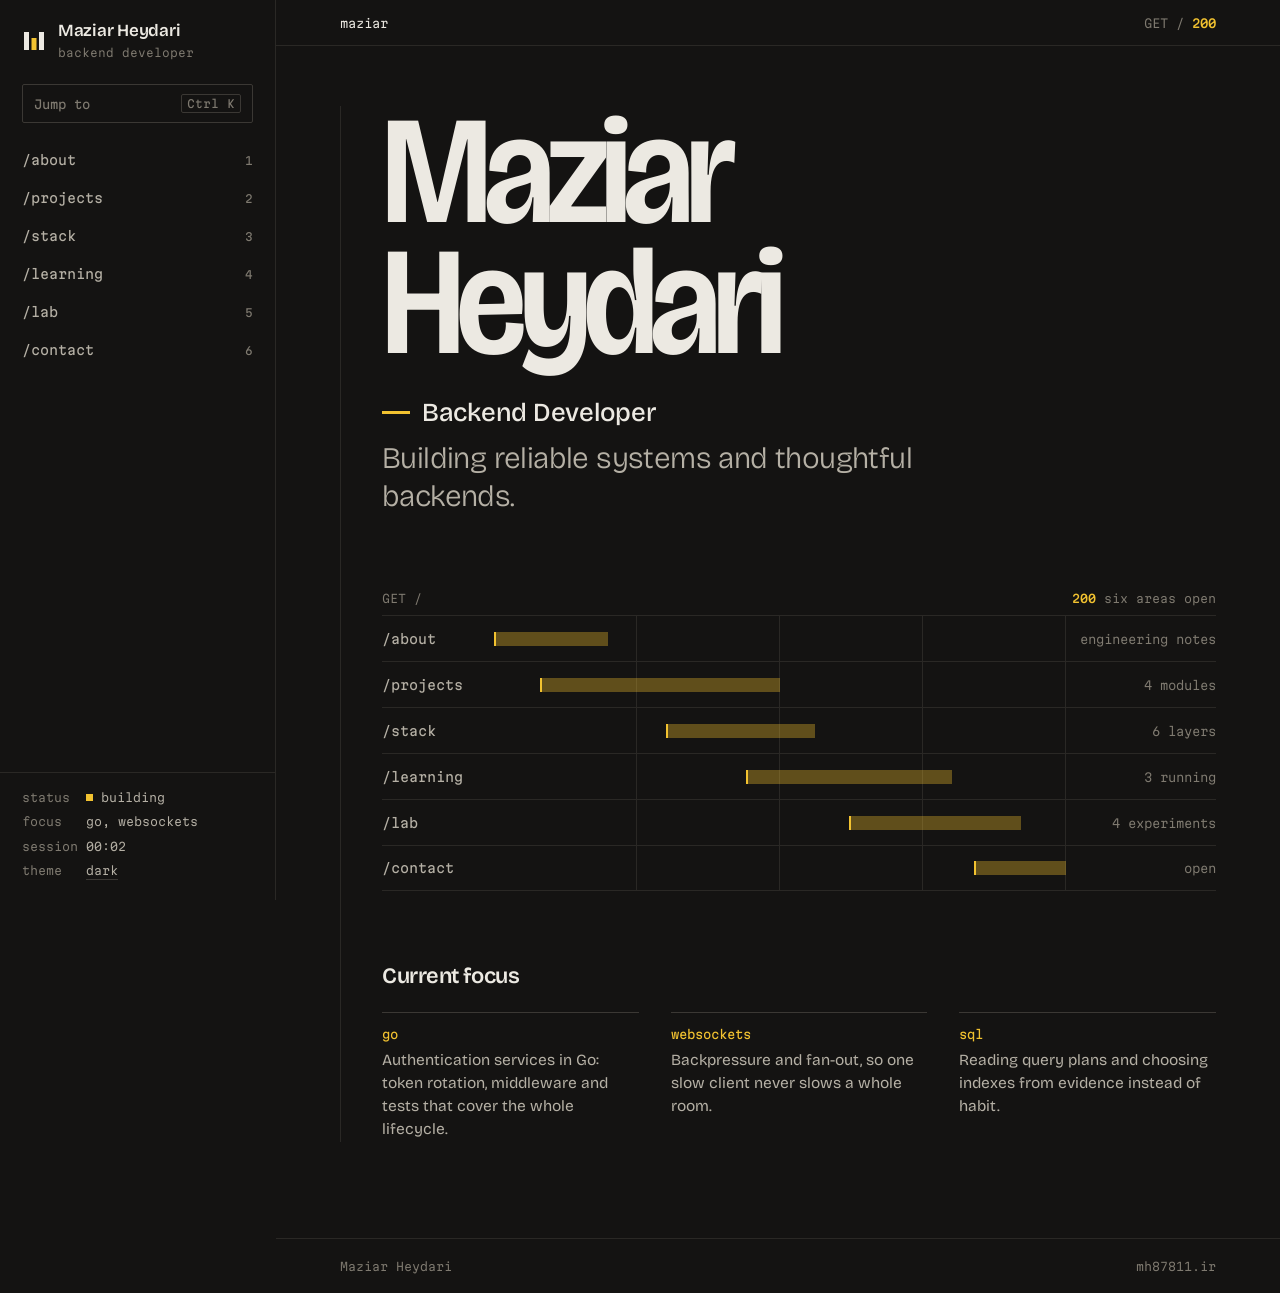
<file: develper workspace/Maziar Heydari, Developer Workspace.html>
<!DOCTYPE html>
<html lang="en" data-theme="dark">
<head>
<meta charset="utf-8">
<meta name="viewport" content="width=device-width, initial-scale=1, viewport-fit=cover">
<title>Maziar Heydari, Backend Developer</title>
<meta name="description" content="Maziar Heydari is a backend developer building reliable systems and thoughtful backends with Django, Laravel and Go.">
<link rel="preconnect" href="https://fonts.googleapis.com">
<link rel="preconnect" href="https://fonts.gstatic.com" crossorigin>
<link href="https://fonts.googleapis.com/css2?family=Bricolage+Grotesque:opsz,wdth,wght@12..96,75..100,300..800&family=Martian+Mono:wdth,wght@75..112,300..600&display=swap" rel="stylesheet">
<style>
/* ------------------------------------------------------------------
   Tokens
   Warm graphite surfaces, off-white text, one accent: label-tape yellow.
------------------------------------------------------------------- */
:root{
  --bg:#141312; --bg-2:#1A1917; --bg-3:#22211E;
  --line:#2A2825; --line-2:#3B3834;
  --text:#ECE9E2; --text-2:#B5B0A5; --text-3:#7F7A70;
  --accent:#F2C230; --accent-ink:#F2C230; --on-accent:#17140A;
  --bad:#E5604D;
  --sans:"Bricolage Grotesque","Helvetica Neue",Arial,system-ui,sans-serif;
  --mono:"Martian Mono",ui-monospace,"SF Mono",Menlo,Consolas,monospace;
  --side:276px;
  --ease:cubic-bezier(.2,.7,.1,1);
  color-scheme:dark;
}
:root[data-theme="light"]{
  --bg:#EFEDE8; --bg-2:#E7E4DD; --bg-3:#DEDAD1;
  --line:#D5D1C7; --line-2:#B9B4A8;
  --text:#1B1A17; --text-2:#4D4A43; --text-3:#7A766B;
  --accent:#F2C230; --accent-ink:#7A5A00; --on-accent:#17140A;
  --bad:#B63A27;
  color-scheme:light;
}

/* ------------------------------------------------------------------
   Base
------------------------------------------------------------------- */
*,*::before,*::after{box-sizing:border-box}
:root{padding-top:env(safe-area-inset-top,0px);padding-bottom:env(safe-area-inset-bottom,0px)}
html{scroll-padding-top:calc(env(safe-area-inset-top,0px) + 64px);-webkit-text-size-adjust:100%;background:var(--bg)}
body{margin:0;background:var(--bg);color:var(--text);font:400 16px/1.6 var(--sans);-webkit-font-smoothing:antialiased;text-rendering:optimizeLegibility}
h1,h2,h3,p,ul,ol,dl,dd{margin:0;padding:0}
ul,ol{list-style:none}
a{color:inherit}
button{font:inherit;color:inherit;background:none;border:0;padding:0;cursor:pointer;text-align:inherit}
::selection{background:var(--accent);color:var(--on-accent)}
:focus-visible{outline:2px solid var(--accent);outline-offset:3px}
.mono{font-family:var(--mono)}
.skip{position:absolute;left:-999px;top:8px;background:var(--accent);color:var(--on-accent);padding:8px 12px;font:12px var(--mono);z-index:100}
.skip:focus{left:8px}
kbd{font:11px/1 var(--mono);border:1px solid var(--line-2);padding:3px 5px;border-radius:2px;color:var(--text-3)}

/* ------------------------------------------------------------------
   Frame: sidebar + stage
------------------------------------------------------------------- */
.app{display:grid;grid-template-columns:var(--side) minmax(0,1fr);min-height:100vh}
.side{position:sticky;top:env(safe-area-inset-top,0px);height:100vh;height:100dvh;border-right:1px solid var(--line);display:flex;flex-direction:column;padding-top:22px;overflow:auto}
.brand{display:flex;align-items:center;gap:12px;padding:0 22px;text-decoration:none}
.brand svg{flex:none}
.brand-n{display:block;font:600 17px/1.1 var(--sans);letter-spacing:-.015em}
.brand-r{display:block;font:300 11px/1.4 var(--mono);color:var(--text-3);margin-top:4px}
.jump{display:flex;align-items:center;justify-content:space-between;margin:24px 22px 18px;padding:9px 11px;border:1px solid var(--line-2);border-radius:2px;font:400 12px var(--mono);color:var(--text-3);transition:border-color .2s,color .2s}
.jump:hover{border-color:var(--text-3);color:var(--text)}
.nav a{display:block;position:relative;padding:11px 22px;text-decoration:none;transition:background .2s}
.nav a::before{content:"";position:absolute;left:0;top:9px;bottom:9px;width:2px;background:var(--accent);transform:scaleY(0);transition:transform .25s var(--ease)}
.nav a:hover,.nav a:focus-visible{background:var(--bg-2)}
.nav a:hover::before,.nav a:focus-visible::before{transform:scaleY(.45)}
.nav a[aria-current="page"]{background:var(--bg-2)}
.nav a[aria-current="page"]::before{transform:scaleY(1)}
.nav-r{display:flex;justify-content:space-between;align-items:baseline;font:400 13px var(--mono);color:var(--text-2);transition:color .2s,transform .25s var(--ease)}
.nav a:hover .nav-r,.nav a[aria-current="page"] .nav-r{color:var(--text)}
.nav a:hover .nav-r{transform:translateX(3px)}
.nav-k{font-size:11px;color:var(--text-3)}
.peek{display:grid;grid-template-rows:0fr;transition:grid-template-rows .3s var(--ease)}
.peek>span{overflow:hidden;font:400 13px/1.45 var(--sans);color:var(--text-3)}
.peek>span>span{display:block;padding-top:5px}
.nav a:hover .peek,.nav a:focus-visible .peek,.nav a[aria-current="page"] .peek{grid-template-rows:1fr}
.sys{margin-top:auto;border-top:1px solid var(--line);padding:16px 22px 20px;display:grid;grid-template-columns:64px 1fr;row-gap:7px;font:300 11.5px/1.5 var(--mono)}
.sys dt{color:var(--text-3)}
.sys dd{color:var(--text-2)}
.sys button{color:var(--text-2);border-bottom:1px solid var(--line-2)}
.sys button:hover{color:var(--text);border-color:var(--text-3)}
.dot{display:inline-block;width:7px;height:7px;background:var(--accent);margin-right:8px;vertical-align:1px;animation:pulse 2.4s ease-in-out infinite}
@keyframes pulse{0%,100%{opacity:1}50%{opacity:.35}}

.stage{min-width:0;display:flex;flex-direction:column;min-height:100vh}
.bar{position:sticky;top:env(safe-area-inset-top,0px);z-index:20;height:46px;background:var(--bg);border-bottom:1px solid var(--line);display:flex;align-items:center;justify-content:space-between;padding:0 clamp(24px,5vw,72px);font:300 12px var(--mono);color:var(--text-3)}
.crumb{display:flex;gap:8px;min-width:0;white-space:nowrap;overflow:hidden}
.crumb span:last-child{color:var(--text)}
.crumb i{font-style:normal;color:var(--line-2)}
.code b{font-weight:500;color:var(--accent-ink)}
main{flex:1;outline:0;padding:60px clamp(24px,5vw,72px) 96px}
.wrap{max-width:1000px;border-left:1px solid var(--line);padding-left:clamp(20px,3.2vw,44px)}
.foot{padding:20px clamp(24px,5vw,72px);border-top:1px solid var(--line);display:flex;justify-content:space-between;gap:16px;font:300 11.5px var(--mono);color:var(--text-3)}

.view.enter{animation:open .42s var(--ease) both}
@keyframes open{from{clip-path:inset(0 100% 0 0);opacity:.2}to{clip-path:inset(0 0 0 0);opacity:1}}

/* ------------------------------------------------------------------
   Page header
------------------------------------------------------------------- */
.ph{margin-bottom:64px}
.ph h1{font:600 clamp(46px,6.4vw,88px)/.92 var(--sans);letter-spacing:-.04em;font-stretch:88%}
.lede{max-width:54ch;margin-top:26px;font-size:clamp(17px,1.6vw,20px);line-height:1.55;color:var(--text-2)}
h2.sec{font:600 22px/1.2 var(--sans);letter-spacing:-.02em;margin-bottom:22px}

/* ------------------------------------------------------------------
   Home
------------------------------------------------------------------- */
.name{display:block;font:600 clamp(58px,12vw,160px)/.85 var(--sans);letter-spacing:-.05em;font-stretch:90%;animation:widen 1.2s var(--ease) both}
.name span{display:block}
@keyframes widen{from{font-stretch:75%;letter-spacing:-.02em}to{font-stretch:90%;letter-spacing:-.05em}}
.role{display:flex;align-items:center;gap:12px;margin-top:30px;font:500 clamp(20px,2.2vw,26px)/1.2 var(--sans);letter-spacing:-.01em}
.role::before{content:"";width:28px;height:3px;background:var(--accent)}
.tag{max-width:30ch;margin-top:12px;font:300 clamp(20px,2.4vw,30px)/1.25 var(--sans);letter-spacing:-.02em;color:var(--text-2)}

.trace{margin-top:76px}
.tr-head{display:flex;justify-content:space-between;padding-bottom:10px;font:300 11.5px var(--mono);color:var(--text-3)}
.tr-head b{font-weight:500;color:var(--accent-ink)}
.tr-row{display:grid;grid-template-columns:112px minmax(0,1fr) 150px;min-height:46px;border-top:1px solid var(--line);text-decoration:none;position:relative;transition:background .2s}
.tr-row:last-child{border-bottom:1px solid var(--line)}
.tr-row:hover,.tr-row:focus-visible{background:var(--bg-2)}
.tr-name{align-self:center;font:400 13px var(--mono);color:var(--text-2);transition:color .2s}
.tr-row:hover .tr-name{color:var(--text)}
.tr-track{position:relative;background:repeating-linear-gradient(to right,transparent 0,transparent calc(25% - 1px),var(--line) calc(25% - 1px),var(--line) 25%)}
.tr-bar{position:absolute;top:50%;left:var(--l);width:var(--w);height:14px;margin-top:-7px;background:color-mix(in srgb,var(--accent) 34%,transparent);border-left:2px solid var(--accent);transform-origin:left center;transition:background .2s;animation:grow .7s var(--ease) both;animation-delay:calc(var(--i) * 80ms + 350ms)}
.tr-row:hover .tr-bar,.tr-row:focus-visible .tr-bar{background:var(--accent)}
@keyframes grow{from{transform:scaleX(0)}to{transform:scaleX(1)}}
.tr-note{align-self:center;text-align:right;font:300 12px var(--mono);color:var(--text-3)}

.focus{margin-top:72px}
.focus ul{display:grid;grid-template-columns:repeat(3,minmax(0,1fr));gap:0 32px}
.focus li{border-top:1px solid var(--line-2);padding-top:14px}
.focus .tg{display:block;font:400 12px var(--mono);color:var(--accent-ink);margin-bottom:8px}
.focus p{color:var(--text-2);font-size:15.5px;line-height:1.5}

/* ------------------------------------------------------------------
   About
------------------------------------------------------------------- */
.ops{border-top:1px solid var(--line-2)}
.ops div{display:grid;grid-template-columns:200px minmax(0,1fr);gap:8px 32px;padding:22px 0;border-bottom:1px solid var(--line)}
.ops dt{font:600 21px/1.2 var(--sans);letter-spacing:-.02em}
.ops dd{max-width:58ch;color:var(--text-2)}
.about-end{margin-top:64px;max-width:54ch;color:var(--text-2)}
.about-end p+p{margin-top:16px}

/* ------------------------------------------------------------------
   Projects
------------------------------------------------------------------- */
.mod{position:relative;border-top:1px solid var(--line-2)}
.mod:last-child{border-bottom:1px solid var(--line-2)}
.mod::before{content:"";position:absolute;left:0;top:-1px;height:1px;width:100%;background:var(--accent);transform:scaleX(0);transform-origin:left;transition:transform .45s var(--ease)}
.mod:hover::before,.mod[data-open]::before{transform:scaleX(1)}
.mod[data-open]::before{width:48px}
.mod:hover:not([data-open])::before{width:100%}
.mod-t{font:inherit}
.mod-h{display:flex;width:100%;justify-content:space-between;align-items:center;gap:20px;padding:26px 0;transition:background .25s}
.mod-h:hover{background:var(--bg-2)}
.mod-l{display:block;min-width:0;transition:transform .3s var(--ease)}
.mod-h:hover .mod-l{transform:translateX(8px)}
.mod-path{display:block;font:300 11.5px var(--mono);color:var(--text-3);margin-bottom:6px}
.mod-name{display:block;font:600 clamp(30px,4vw,52px)/1 var(--sans);letter-spacing:-.035em;font-stretch:90%}
.mod-stack{display:block;margin-top:10px;font:300 12.5px var(--mono);color:var(--text-2)}
.mod-r{display:flex;align-items:center;gap:20px;flex:none;font:300 12px var(--mono);color:var(--text-3)}
.mod-st::before{content:"";display:inline-block;width:6px;height:6px;border:1.5px solid var(--text-3);margin-right:8px;vertical-align:0}
.mod-st.live::before,.mod-st.active::before{background:var(--accent);border-color:var(--accent)}
.mod-go{font-size:20px;color:var(--text-3);transition:transform .3s var(--ease),color .2s;display:inline-block}
.mod-h:hover .mod-go{color:var(--accent-ink);transform:translateX(5px)}
.mod[data-open] .mod-go{transform:rotate(90deg);color:var(--accent-ink)}
.mod[data-open] .mod-h:hover .mod-go{transform:rotate(90deg)}
.mod-d{display:grid;grid-template-rows:0fr;visibility:hidden;transition:grid-template-rows .4s var(--ease),visibility 0s .4s}
.mod[data-open] .mod-d{grid-template-rows:1fr;visibility:visible;transition:grid-template-rows .4s var(--ease),visibility 0s}
.mod-d>div{overflow:hidden}
.mod-di{display:grid;grid-template-columns:minmax(0,5fr) minmax(0,6fr);gap:40px;padding:6px 0 44px}
.viz{border:1px solid var(--line-2);background:var(--bg-2);padding:14px;align-self:start}
.viz svg{display:block;width:100%;height:auto}
.viz .b{fill:var(--bg-3);stroke:var(--line-2);stroke-width:1}
.viz .bh{fill:var(--bg-3);stroke:var(--accent);stroke-width:1}
.viz .p{fill:var(--bg-3);stroke:none}
.viz .l{fill:none;stroke:var(--line-2);stroke-width:1;stroke-dasharray:3 3}
.viz .ln{fill:none;stroke:var(--line-2);stroke-width:1}
.viz .t{fill:var(--text-2);font:300 10.5px var(--mono)}
.viz .tt{fill:var(--text);font:500 11.5px var(--mono)}
.viz .m{fill:var(--text-3);font:300 10px var(--mono)}
.viz .a{fill:var(--accent)}
.viz .af{fill:var(--accent);opacity:.55}
.viz .ar{fill:var(--text-2);opacity:.7}
.mod-tx p.lead{font-size:18px;line-height:1.5;color:var(--text);max-width:48ch}
.mod-tx h3{font:400 12px var(--mono);color:var(--text-3);margin:28px 0 10px}
.mod-tx ul.dn li{position:relative;padding-left:20px;color:var(--text-2);font-size:15.5px;line-height:1.5;margin-bottom:8px;max-width:52ch}
.mod-tx ul.dn li::before{content:"";position:absolute;left:0;top:.62em;width:7px;height:2px;background:var(--accent)}
.surf li{display:flex;gap:14px;padding:7px 0;border-top:1px solid var(--line);font:300 12.5px var(--mono);color:var(--text-2)}
.surf li:last-child{border-bottom:1px solid var(--line)}
.surf em{font-style:normal;color:var(--accent-ink);min-width:44px}
.src{display:inline-block;margin-top:22px;font:400 13px var(--mono);color:var(--text);text-decoration:none;border-bottom:1px solid var(--accent);padding-bottom:2px;transition:color .2s}
.src:hover{color:var(--accent-ink)}

/* ------------------------------------------------------------------
   Stack
------------------------------------------------------------------- */
.legend{display:flex;flex-wrap:wrap;gap:8px 26px;margin:-28px 0 36px;font:300 12px var(--mono);color:var(--text-3)}
.lv{display:inline-block;width:10px;height:10px;border:1.5px solid var(--accent);margin-right:9px;vertical-align:-1px}
.lv.d{background:var(--accent)}
.lv.r{background:linear-gradient(to right,var(--accent) 50%,transparent 50%)}
.layer{display:grid;grid-template-columns:150px minmax(0,1fr);gap:8px 32px;padding:22px 0 22px 0;border-top:1px solid var(--line);position:relative;transition:background .2s}
.layer:last-child{border-bottom:1px solid var(--line)}
.layer::before{content:"";position:absolute;left:calc(-1 * clamp(20px,3.2vw,44px) - 1px);top:26px;width:9px;height:9px;background:var(--bg);border:1.5px solid var(--line-2);transition:background .2s,border-color .2s}
.layer:hover::before{background:var(--accent);border-color:var(--accent)}
.layer h3{font:400 13px var(--mono);color:var(--text-2);padding-top:4px}
.items{display:flex;flex-wrap:wrap;gap:6px 30px}
.items li{font:500 clamp(19px,2.2vw,26px)/1.3 var(--sans);letter-spacing:-.02em}
.layer-n{grid-column:2;color:var(--text-3);font-size:14.5px;max-width:56ch}

/* ------------------------------------------------------------------
   Learning
------------------------------------------------------------------- */
.sum{display:flex;flex-wrap:wrap;gap:6px 28px;margin:-28px 0 28px;font:300 12px var(--mono);color:var(--text-3)}
.sum b{font-weight:500;color:var(--text)}
.proc{border-top:1px solid var(--line-2)}
.proc:last-child{border-bottom:1px solid var(--line-2)}
.proc-h{display:grid;grid-template-columns:96px minmax(0,1fr) 150px;align-items:center;gap:8px 24px;width:100%;padding:22px 0;transition:background .25s}
.proc-h:hover{background:var(--bg-2)}
.st{font:400 12px var(--mono);color:var(--text-3)}
.st::before{content:"";display:inline-block;width:7px;height:7px;margin-right:9px;border:1.5px solid var(--text-3)}
.st.running{color:var(--text)}
.st.running::before{background:var(--accent);border-color:var(--accent);animation:pulse 2.4s ease-in-out infinite}
.st.sleeping::before{background:linear-gradient(to right,var(--text-3) 50%,transparent 50%)}
.proc-n{display:block;font:600 clamp(21px,2.4vw,28px)/1.15 var(--sans);letter-spacing:-.025em}
.proc-l{display:block;margin-top:4px;color:var(--text-3);font-size:14.5px;max-width:60ch}
.seg{display:flex;gap:3px}
.seg i{flex:1;height:8px;border:1px solid var(--line-2)}
.seg i.done{background:var(--accent);border-color:var(--accent)}
.seg i.now{border-color:var(--accent);background:color-mix(in srgb,var(--accent) 35%,transparent)}
.proc-d{display:grid;grid-template-rows:0fr;visibility:hidden;transition:grid-template-rows .35s var(--ease),visibility 0s .35s}
.proc[data-open] .proc-d{grid-template-rows:1fr;visibility:visible;transition:grid-template-rows .35s var(--ease),visibility 0s}
.proc-d>div{overflow:hidden}
.steps{padding:0 0 28px 120px}
.steps li{display:flex;gap:18px;padding:7px 0;border-top:1px solid var(--line);font-size:15px;color:var(--text-2)}
.steps li span{min-width:44px;font:300 12px var(--mono);color:var(--text-3);padding-top:2px}
.steps li.now{color:var(--text)}
.steps li.now span{color:var(--accent-ink)}
.steps li.done{color:var(--text-3)}

/* ------------------------------------------------------------------
   Lab
------------------------------------------------------------------- */
.bench{border:1px solid var(--line-2);margin-bottom:64px;background:var(--bg-2)}
.bench-h{display:flex;justify-content:space-between;gap:16px;padding:12px 18px;border-bottom:1px solid var(--line-2);font:300 12px var(--mono);color:var(--text-3)}
.bench-h b{font-weight:500;color:var(--text)}
.bench-b{display:grid;grid-template-columns:minmax(0,1.2fr) minmax(0,1fr);gap:0}
.bench-l{padding:22px 18px 24px;border-right:1px solid var(--line-2)}
.bench-r{padding:22px 18px 24px}
.bench h2{font:600 24px/1.2 var(--sans);letter-spacing:-.02em}
.bench p.q{margin-top:8px;color:var(--text-2);font-size:15px;max-width:46ch}
.cells{display:flex;flex-wrap:wrap;gap:4px;margin:26px 0 8px}
.cells i{width:22px;height:30px;border:1px solid var(--line-2);background:linear-gradient(to top,var(--accent) calc(var(--f,0) * 100%),transparent 0)}
.cells i.on{background:var(--accent);border-color:var(--accent)}
.read{font:300 12px var(--mono);color:var(--text-3)}
.read b{font-weight:500;color:var(--text)}
.ctl{display:grid;grid-template-columns:90px 1fr 34px;align-items:center;gap:12px;margin-top:18px;font:300 12px var(--mono);color:var(--text-3)}
.ctl output{color:var(--text);text-align:right}
input[type=range]{width:100%;accent-color:var(--accent);height:20px;background:transparent}
.btns{display:flex;flex-wrap:wrap;gap:10px;margin-top:24px}
.btn{padding:10px 16px;border:1px solid var(--line-2);border-radius:2px;font:400 12.5px var(--mono);color:var(--text);transition:background .2s,border-color .2s,color .2s}
.btn:hover{border-color:var(--text-3);background:var(--bg-3)}
.btn.pri{background:var(--accent);border-color:var(--accent);color:var(--on-accent)}
.btn.pri:hover{background:var(--accent);filter:brightness(1.08)}
.btn:active{transform:translateY(1px)}
.tally{display:flex;gap:26px;font:300 12px var(--mono);color:var(--text-3);margin-bottom:12px}
.tally b{font-weight:500;color:var(--text)}
.log{font:300 12px var(--mono);min-height:196px}
.log li{display:flex;gap:14px;padding:6px 0;border-top:1px solid var(--line);color:var(--text-2)}
.log li b{font-weight:500;min-width:30px;color:var(--accent-ink)}
.log li.no b{color:var(--bad)}
.log li.empty{color:var(--text-3)}
.exp{display:grid;grid-template-columns:minmax(0,1fr) 120px;gap:6px 24px;padding:22px 0;border-top:1px solid var(--line)}
.exp:last-child{border-bottom:1px solid var(--line)}
.exp h3{font:400 13px var(--mono);color:var(--text-2)}
.exp p{grid-column:1;color:var(--text);font-size:clamp(17px,1.7vw,20px);line-height:1.4;letter-spacing:-.01em;max-width:52ch}
.exp .tgs{grid-column:1;font:300 12px var(--mono);color:var(--text-3)}
.exp .st{grid-column:2;grid-row:1}

/* ------------------------------------------------------------------
   Contact
------------------------------------------------------------------- */
.chan{border-top:1px solid var(--line-2)}
.chan>div{display:grid;grid-template-columns:110px minmax(0,1fr) auto;align-items:center;gap:8px 24px;padding:20px 0;border-bottom:1px solid var(--line)}
.chan dt{font:400 12.5px var(--mono);color:var(--text-3)}
.chan dd{font:500 clamp(18px,2.2vw,26px)/1.3 var(--sans);letter-spacing:-.02em;overflow-wrap:anywhere}
.chan a{text-decoration:none;border-bottom:1px solid var(--line-2);transition:border-color .2s,color .2s}
.chan a:hover{border-color:var(--accent);color:var(--accent-ink)}
.compose{margin-top:64px;max-width:620px}
.compose label{display:grid;gap:6px;margin-bottom:18px;font:300 12px var(--mono);color:var(--text-3)}
.compose input,.compose textarea{width:100%;background:var(--bg-2);color:var(--text);border:1px solid var(--line-2);border-radius:2px;padding:11px 12px;font:400 15px/1.5 var(--sans);transition:border-color .2s}
.compose input:focus,.compose textarea:focus{outline:0;border-color:var(--accent)}
.compose textarea{min-height:120px;resize:vertical}
.btn.link{display:inline-block;text-decoration:none}

.nf{padding:24px 0}
.nf p{margin:16px 0 28px;color:var(--text-2);max-width:46ch}

/* ------------------------------------------------------------------
   Command bar
------------------------------------------------------------------- */
.cmd{position:fixed;inset:0;z-index:60;background:rgba(10,9,8,.72);display:none;align-items:flex-start;justify-content:center;padding:calc(12vh + env(safe-area-inset-top,0px)) 16px 0}
.cmd.open{display:flex}
.cmd-p{width:100%;max-width:580px;background:var(--bg-2);border:1px solid var(--line-2);border-radius:2px}
.cmd-p input{width:100%;background:transparent;border:0;border-bottom:1px solid var(--line-2);color:var(--text);padding:16px 18px;font:400 14px var(--mono);outline:0}
.cmd-p input::placeholder{color:var(--text-3)}
.cmd-l{max-height:min(46vh,380px);overflow:auto;padding:6px 0}
.cmd-l li{display:flex;justify-content:space-between;gap:16px;padding:10px 18px;cursor:pointer;font:400 13px var(--mono);color:var(--text-2);border-left:2px solid transparent}
.cmd-l li small{font:300 12px var(--mono);color:var(--text-3);text-align:right;overflow:hidden;text-overflow:ellipsis;white-space:nowrap}
.cmd-l li[aria-selected="true"]{background:var(--bg-3);color:var(--text);border-left-color:var(--accent)}
.cmd-f{display:flex;gap:18px;padding:10px 18px;border-top:1px solid var(--line);font:300 11.5px var(--mono);color:var(--text-3)}

/* ------------------------------------------------------------------
   Mobile: dock + workspace map
------------------------------------------------------------------- */
.dock{display:none}
.map{display:none}
@media (max-width:1100px){
  .focus ul{grid-template-columns:1fr;gap:20px}
  .mod-di{grid-template-columns:1fr;gap:28px}
  .bench-b{grid-template-columns:1fr}
  .bench-l{border-right:0;border-bottom:1px solid var(--line-2)}
}
@media (max-width:880px){
  .app{display:block}
  .side{display:none}
  .stage{min-height:100vh}
  .bar{padding:0 20px}
  main{padding:40px 20px calc(110px + env(safe-area-inset-bottom,0px))}
  .wrap{border-left:0;padding-left:0}
  .foot{padding:18px 20px calc(88px + env(safe-area-inset-bottom,0px));flex-direction:column;gap:4px}
  .layer::before{display:none}
  .tr-row{grid-template-columns:92px minmax(0,1fr)}
  .tr-note{display:none}
  .ops div{grid-template-columns:1fr;gap:6px}
  .layer{grid-template-columns:1fr;gap:6px}
  .layer-n{grid-column:1}
  .proc-h{grid-template-columns:minmax(0,1fr);gap:10px}
  .steps{padding-left:0}
  .exp{grid-template-columns:1fr}
  .exp .st{grid-column:1;grid-row:auto}
  .chan>div{grid-template-columns:1fr;gap:4px}
  .mod-r .mod-st{display:none}
  .ph{margin-bottom:44px}

  .dock{display:block;position:fixed;left:0;right:0;bottom:0;z-index:30;background:var(--bg);border-top:1px solid var(--line-2);padding-bottom:env(safe-area-inset-bottom,0px)}
  .dock-seg{display:flex;gap:3px;padding:0 16px;height:3px;margin-top:-1px}
  .dock-seg i{flex:1;background:var(--line)}
  .dock-seg i.on{background:var(--accent)}
  .dock-in{display:grid;grid-template-columns:60px minmax(0,1fr) 60px;height:58px}
  .dock-in button{display:flex;align-items:center;justify-content:center;font:300 22px var(--mono);color:var(--text-2)}
  .dock-in button:active{background:var(--bg-2)}
  .dock-mid{flex-direction:column;gap:3px;border-left:1px solid var(--line);border-right:1px solid var(--line)}
  .dock-mid b{font:500 14px var(--mono);color:var(--text)}
  .dock-mid small{font:300 10.5px var(--mono);color:var(--text-3)}

  .map{display:flex;flex-direction:column;position:fixed;inset:0;z-index:50;background:var(--bg);padding:calc(18px + env(safe-area-inset-top,0px)) 20px calc(18px + env(safe-area-inset-bottom,0px));visibility:hidden;clip-path:inset(100% 0 0 0);transition:clip-path .42s var(--ease),visibility 0s .42s;overflow:auto}
  .map.open{visibility:visible;clip-path:inset(0 0 0 0);transition:clip-path .42s var(--ease),visibility 0s}
  .map-h{display:flex;justify-content:space-between;align-items:center;font:300 12px var(--mono);color:var(--text-3);margin-bottom:22px}
  .map-h button{border:1px solid var(--line-2);padding:8px 12px;border-radius:2px;color:var(--text)}
  .map a{display:block;padding:16px 0;border-top:1px solid var(--line);text-decoration:none}
  .map a:last-of-type{border-bottom:1px solid var(--line)}
  .map a .n{display:flex;justify-content:space-between;align-items:baseline;font:600 38px/1 var(--sans);letter-spacing:-.035em;font-stretch:90%}
  .map a .n small{font:300 11px var(--mono);letter-spacing:0;color:var(--text-3)}
  .map a .d{display:block;margin-top:8px;font:300 12px var(--mono);color:var(--text-3)}
  .map a[aria-current="page"]{border-top-color:var(--accent)}
  .map a[aria-current="page"] .n{color:var(--accent-ink)}
  .map-s{margin-top:auto;padding-top:24px;display:grid;grid-template-columns:70px 1fr;row-gap:6px;font:300 11.5px var(--mono);color:var(--text-3)}
  .map-s dd{color:var(--text-2)}
  .map-s button{border-bottom:1px solid var(--line-2);color:var(--text-2)}
}
@media (max-width:520px){
  .ctl{grid-template-columns:78px 1fr 28px}
  .cells i{width:18px;height:26px}
  .mod-h{padding:22px 0}
}
@media (prefers-reduced-motion:reduce){
  *,*::before,*::after{animation:none!important;transition-duration:0s!important;transition-delay:0s!important}
}
</style>
</head>
<body>
<a class="skip" href="#main">Skip to content</a>

<div class="app">
  <aside class="side" aria-label="Workspace">
    <a class="brand" href="#/" aria-label="Maziar Heydari, home">
      <svg width="24" height="24" viewBox="0 0 24 24" aria-hidden="true"><rect x="2" y="3" width="5" height="18" fill="var(--text)"/><rect x="9.5" y="9" width="5" height="12" fill="var(--accent)"/><rect x="17" y="3" width="5" height="18" fill="var(--text)"/></svg>
      <span><span class="brand-n">Maziar Heydari</span><span class="brand-r">backend developer</span></span>
    </a>
    <button class="jump" id="jump" type="button" aria-label="Open command bar"><span>Jump to</span><kbd id="jumpKey">Ctrl K</kbd></button>
    <nav class="nav" id="nav" aria-label="Areas"></nav>
    <dl class="sys" aria-label="System status">
      <dt>status</dt><dd><span class="dot" aria-hidden="true"></span>building</dd>
      <dt>focus</dt><dd>go, websockets</dd>
      <dt>session</dt><dd id="uptime">00:00</dd>
      <dt>theme</dt><dd><button type="button" id="themeBtn">dark</button></dd>
    </dl>
  </aside>

  <div class="stage">
    <header class="bar">
      <div class="crumb" id="crumb" aria-label="Location"></div>
      <div class="code mono" id="code"></div>
    </header>
    <main id="main" tabindex="-1"><div class="view wrap" id="view"></div></main>
    <footer class="foot"><span>Maziar Heydari</span><span>mh87811.ir</span></footer>
  </div>
</div>

<nav class="dock" aria-label="Workspace navigation">
  <div class="dock-seg" id="dockSeg" aria-hidden="true"></div>
  <div class="dock-in">
    <button type="button" id="prev" aria-label="Previous area">&lsaquo;</button>
    <button type="button" class="dock-mid" id="mapBtn" aria-haspopup="dialog" aria-controls="map"><b id="dockPath">~/</b><small>tap to open workspace map</small></button>
    <button type="button" id="next" aria-label="Next area">&rsaquo;</button>
  </div>
</nav>

<div class="map" id="map" role="dialog" aria-modal="true" aria-label="Workspace map">
  <div class="map-h"><span>workspace map</span><button type="button" id="mapClose">Close</button></div>
  <div id="mapList"></div>
  <dl class="map-s">
    <dt>status</dt><dd><span class="dot" aria-hidden="true"></span>building</dd>
    <dt>focus</dt><dd>go, websockets</dd>
    <dt>theme</dt><dd><button type="button" id="themeBtn2">dark</button></dd>
  </dl>
</div>

<div class="cmd" id="cmd" role="dialog" aria-modal="true" aria-label="Command bar">
  <div class="cmd-p">
    <input id="cmdIn" type="text" role="combobox" aria-expanded="true" aria-controls="cmdList" aria-autocomplete="list" placeholder="Go to an area, open a module, run a command" autocomplete="off" spellcheck="false">
    <ul class="cmd-l" id="cmdList" role="listbox" aria-label="Commands"></ul>
    <div class="cmd-f"><span>arrows move</span><span>enter runs</span><span>esc closes</span></div>
  </div>
</div>

<script>
(() => {
  "use strict";

  /* ----------------------------------------------------------------
     Config. Replace these with the real handles and address.
  ----------------------------------------------------------------- */
  const CONFIG = {
    email: "hello@mh87811.ir",
    github: "https://github.com/mh87811",
    site: "mh87811.ir"
  };

  const $ = (s, r = document) => r.querySelector(s);
  const $$ = (s, r = document) => [...r.querySelectorAll(s)];
  const esc = s => String(s).replace(/[&<>"]/g, c => ({ "&": "&amp;", "<": "&lt;", ">": "&gt;", '"': "&quot;" }[c]));
  const reduce = matchMedia("(prefers-reduced-motion: reduce)").matches;

  /* ----------------------------------------------------------------
     Diagrams. One per module, drawn in the workspace's own grammar.
  ----------------------------------------------------------------- */
  const dot = path => `<circle class="a" r="3.5"><animateMotion dur="3.4s" repeatCount="indefinite" path="${path}"/></circle>`;

  const SVG = {
    "gin-auth": () => `<svg viewBox="0 0 480 250" role="img" aria-label="A request passes through the Gin middleware chain, reaches the login handler, and the service issues tokens and writes a session.">
      <rect class="b" x="14" y="103" width="82" height="44"/><text class="tt" x="55" y="130" text-anchor="middle">client</text>
      <rect class="b" x="150" y="26" width="190" height="196"/><text class="m" x="162" y="46">gin engine</text>
      <rect class="p" x="162" y="58" width="166" height="28"/><text class="t" x="174" y="76">request id</text>
      <rect class="p" x="162" y="94" width="166" height="28"/><text class="t" x="174" y="112">rate limit</text>
      <rect class="p" x="162" y="130" width="166" height="28"/><text class="t" x="174" y="148">validate</text>
      <rect class="bh" x="162" y="172" width="166" height="38"/><text class="tt" x="174" y="196">POST /login</text>
      <rect class="b" x="376" y="54" width="92" height="52"/><text class="tt" x="388" y="76">tokens</text><text class="m" x="388" y="94">access, refresh</text>
      <rect class="b" x="376" y="148" width="92" height="52"/><text class="tt" x="388" y="170">store</text><text class="m" x="388" y="188">sessions</text>
      <path class="l" d="M96 125 H150"/><path class="l" d="M340 191 H358 V80 H376"/><path class="l" d="M340 191 H358 V174 H376"/>
      ${dot("M96 125 H162 H245 V191 H340 H358 V174 H376")}
    </svg>`,

    "django-market": () => `<svg viewBox="0 0 480 250" role="img" aria-label="Entity diagram: category has products, a user places orders, and orders contain order items that reference products.">
      <rect class="b" x="14" y="22" width="116" height="54"/><text class="tt" x="26" y="43">category</text><text class="m" x="26" y="61">name, slug</text>
      <rect class="b" x="178" y="22" width="128" height="68"/><text class="tt" x="190" y="43">product</text><text class="m" x="190" y="60">sku, price_cents</text><text class="m" x="190" y="75">stock</text>
      <rect class="b" x="14" y="150" width="116" height="54"/><text class="tt" x="26" y="171">user</text><text class="m" x="26" y="189">email</text>
      <rect class="bh" x="178" y="150" width="128" height="68"/><text class="tt" x="190" y="171">order</text><text class="m" x="190" y="188">status, total_cents</text><text class="m" x="190" y="203">created_at</text>
      <rect class="b" x="346" y="86" width="120" height="64"/><text class="tt" x="358" y="107">order_item</text><text class="m" x="358" y="124">qty, unit_price</text>
      <path class="ln" d="M130 49 H178"/><path class="ln" d="M130 177 H178"/><path class="ln" d="M306 56 H406 V86"/><path class="ln" d="M306 184 H406 V150"/>
      <text class="m" x="178" y="240">pending → paid → shipped</text>
      ${dot("M130 177 H178 H306 H406 V150")}
    </svg>`,

    "django-chat": () => `<svg viewBox="0 0 480 250" role="img" aria-label="Three WebSocket clients connect to a channel layer group. Messages fan out to every client and are written to history.">
      <rect class="b" x="14" y="24" width="84" height="34"/><text class="tt" x="56" y="45" text-anchor="middle">ws a</text>
      <rect class="b" x="14" y="108" width="84" height="34"/><text class="tt" x="56" y="129" text-anchor="middle">ws b</text>
      <rect class="b" x="14" y="192" width="84" height="34"/><text class="tt" x="56" y="213" text-anchor="middle">ws c</text>
      <rect class="bh" x="176" y="90" width="136" height="70"/><text class="tt" x="188" y="116">channel layer</text><text class="m" x="188" y="136">group room:42</text>
      <rect class="b" x="376" y="108" width="90" height="34"/><text class="tt" x="388" y="129">history</text>
      <path class="l" d="M98 41 L176 108"/><path class="l" d="M98 125 H176"/><path class="l" d="M98 209 L176 142"/><path class="ln" d="M312 125 H376"/>
      <text class="m" x="14" y="244">connect, authenticate, join group</text>
      ${dot("M98 41 L176 108 L176 142 L98 209")}
    </svg>`,

    "portfolio": () => `<svg viewBox="0 0 480 250" role="img" aria-label="Wireframe of this workspace: a sidebar, a top bar, a large name and a request trace.">
      <rect class="b" x="14" y="14" width="452" height="222"/><rect class="p" x="14" y="14" width="104" height="222"/>
      <rect class="ar" x="28" y="30" width="12" height="12"/><rect class="ar" x="46" y="31" width="52" height="4"/><rect class="p" x="46" y="38" width="36" height="3" style="fill:var(--line-2)"/>
      <rect style="fill:var(--line-2)" x="28" y="72" width="62" height="5"/><rect style="fill:var(--line-2)" x="28" y="94" width="48" height="5"/>
      <rect class="a" x="14" y="110" width="2" height="22"/><rect style="fill:var(--text)" x="28" y="118" width="58" height="5"/>
      <rect style="fill:var(--line-2)" x="28" y="144" width="56" height="5"/><rect style="fill:var(--line-2)" x="28" y="166" width="44" height="5"/><rect style="fill:var(--line-2)" x="28" y="188" width="52" height="5"/>
      <path class="ln" d="M118 44 H466"/><rect style="fill:var(--line-2)" x="136" y="27" width="70" height="4"/>
      <rect class="ar" x="138" y="62" width="176" height="26"/><rect class="ar" x="138" y="94" width="124" height="26"/>
      <path class="ln" d="M138 148 H450"/><path class="ln" d="M138 172 H450"/><path class="ln" d="M138 196 H450"/><path class="ln" d="M138 220 H450"/>
      <rect class="af" x="170" y="154" width="64" height="12"/><rect class="af" x="206" y="178" width="118" height="12"/><rect class="af" x="262" y="202" width="86" height="12"/>
      <rect class="a" x="170" y="154" width="2" height="12"/><rect class="a" x="206" y="178" width="2" height="12"/><rect class="a" x="262" y="202" width="2" height="12"/>
    </svg>`
  };

  /* ----------------------------------------------------------------
     Content
  ----------------------------------------------------------------- */
  const PROJECTS = [
    {
      id: "gin-auth", name: "Gin-Auth", stack: "Go / Gin / Authentication", status: "active",
      lead: "A standalone authentication service in Go. Credentials, token signing and session rules live in one small, testable place instead of being re-implemented in every app that needs a login.",
      design: [
        "Access tokens stay short-lived, refresh tokens rotate on use, so a stolen token has a narrow window.",
        "Middleware does the repetitive work (request ID, rate limiting, validation) before any handler runs.",
        "Handlers stay thin. Hashing, signing and session logic sit behind plain Go interfaces that tests can replace."
      ],
      surface: [["POST", "/v1/register"], ["POST", "/v1/login"], ["POST", "/v1/refresh"], ["POST", "/v1/logout"], ["GET", "/v1/me"]],
      repo: "Gin-Auth"
    },
    {
      id: "django-market", name: "Django-Market", stack: "Django / DRF / Commerce API", status: "maintained",
      lead: "The backend of an online marketplace: catalog, cart and orders exposed as a REST API, with the rules for money and stock enforced on the server.",
      design: [
        "Prices are stored as integer minor units. No floats anywhere near money.",
        "Order status is an explicit state machine, so impossible transitions are rejected instead of cleaned up later.",
        "Stock is checked and reserved in the same transaction that creates the order. Serializers define the public contract."
      ],
      surface: [["GET", "/api/products/"], ["POST", "/api/cart/items/"], ["POST", "/api/orders/"], ["GET", "/api/orders/{id}/"], ["PATCH", "/api/orders/{id}/status/"]],
      repo: "Django-Market"
    },
    {
      id: "django-chat", name: "Django-Chat", stack: "Django / Channels / WebSockets", status: "maintained",
      lead: "Real-time chat over WebSockets. Each room is a channel-layer group, so one message reaches everyone connected to that room without the sender knowing who they are.",
      design: [
        "Authentication happens on connect. An unauthenticated socket never joins a group.",
        "Consumers stay thin: they parse, authorize and hand off. Persistence and rules live in plain service code.",
        "Messages are stored, so a client that reconnects can catch up from history instead of missing what was said."
      ],
      surface: [["WS", "/ws/rooms/{id}/"], ["GET", "/api/rooms/"], ["GET", "/api/rooms/{id}/messages/"]],
      repo: "Django-Chat"
    },
    {
      id: "portfolio", name: "Portfolio", stack: "Django / HTML / CSS / JS", status: "live",
      lead: "This workspace. Django serves it; the interface itself is plain HTML, CSS and JavaScript with no build step and no framework between the content and the browser.",
      design: [
        "Areas are routes and modules are rows, so the site is navigated the way a project is.",
        "Keyboard first: a command bar, number keys for areas, and a separate navigation system built for phones.",
        "One accent, two typefaces, one strict grid. Everything else is whitespace."
      ],
      surface: [["GET", "/"], ["GET", "#/projects"], ["GET", "#/stack"], ["GET", "#/lab"]],
      repo: "Portfolio"
    }
  ];

  const LAYERS = [
    { name: "network", note: "Where every request starts. I want to know what is on the wire, not only what is in the logs.", items: [["HTTP", "d"], ["TCP/IP", "r"], ["DNS", "r"], ["Reverse proxies", "r"]] },
    { name: "interface", note: "The contract other people write code against, so it gets designed before it gets built.", items: [["REST", "d"], ["Django REST Framework", "d"], ["WebSockets", "r"]] },
    { name: "application", note: "Where behavior lives and where boundaries between modules matter most.", items: [["Django", "d"], ["Laravel", "r"], ["Gin", "e"]] },
    { name: "language", note: "Python is the daily driver, PHP is familiar ground, Go is where I'm investing.", items: [["Python", "d"], ["PHP", "r"], ["Go", "e"]] },
    { name: "data", note: "Schema and constraints do the heavy lifting. Indexes come from query plans, not hunches.", items: [["SQL databases", "d"], ["Migrations", "d"], ["Indexing", "r"]] },
    { name: "host", note: "The machine underneath. If I can't explain it from the shell, it isn't finished.", items: [["Linux", "d"], ["Shell", "d"], ["Processes and permissions", "r"]] }
  ];

  const LEARN = [
    { id: "go-concurrency", name: "Go concurrency", state: "running", line: "Goroutines, channels and cancellation, applied to a small job runner.",
      steps: [["Goroutines and WaitGroup", "done"], ["Channels and select", "done"], ["Context and cancellation", "now"], ["Worker pools", "next"], ["Race detector and tests", "next"]] },
    { id: "realtime", name: "Real-time at scale", state: "running", line: "WebSocket lifecycle, backpressure and fan-out beyond a single process.",
      steps: [["Connection lifecycle and heartbeats", "done"], ["Channel layers and groups", "done"], ["Backpressure on slow clients", "now"], ["Fan-out across processes", "next"]] },
    { id: "query-plans", name: "Query plans and indexing", state: "running", line: "Reading EXPLAIN output before reaching for another index.",
      steps: [["Reading a plan", "done"], ["Composite and partial indexes", "now"], ["Locking and isolation", "next"], ["Slow query triage", "next"]] },
    { id: "linux-net", name: "Linux networking", state: "sleeping", line: "Sockets, DNS and firewalling, working from the host outward.",
      steps: [["Sockets and ports", "done"], ["The DNS resolution path", "done"], ["nftables basics", "next"], ["Tracing with tcpdump", "next"]] },
    { id: "boundaries", name: "Architecture boundaries", state: "queued", line: "Where to cut a system: modules, services and the contracts between them.",
      steps: [["Modular monolith patterns", "next"], ["Service contracts and versioning", "next"], ["Failure and retry design", "next"]] }
  ];

  const EXPS = [
    { id: "ws-fanout", state: "hypothesis", q: "How does broadcast latency change as connected clients grow, in Django Channels versus a Go hub?", tags: "Python, Go, WebSockets" },
    { id: "refresh-reuse", state: "running", q: "Can refresh-token reuse be detected without a store lookup on every request?", tags: "Go, Gin, authentication" },
    { id: "index-limits", state: "running", q: "Where does an index stop helping? One query, varying row counts and selectivity.", tags: "SQL, query plans" },
    { id: "proxy-upgrade", state: "hypothesis", q: "What does a reverse proxy need to keep long-lived WebSocket connections healthy?", tags: "Linux, networking" }
  ];

  const running = LEARN.filter(l => l.state === "running").length;

  const AREAS = [
    { id: "about", key: "1", bar: [0, 20], note: () => "engineering notes", peek: () => "How I approach backend work" },
    { id: "projects", key: "2", bar: [8, 50], note: () => `${PROJECTS.length} modules`, peek: () => `${PROJECTS.length} modules in Go and Django` },
    { id: "stack", key: "3", bar: [30, 56], note: () => `${LAYERS.length} layers`, peek: () => `${LAYERS.length} layers, in request order` },
    { id: "learning", key: "4", bar: [44, 80], note: () => `${running} running`, peek: () => `${running} running, ${LEARN.length - running} waiting` },
    { id: "lab", key: "5", bar: [62, 92], note: () => `${EXPS.length} experiments`, peek: () => "Experiments and a live rate limiter" },
    { id: "contact", key: "6", bar: [84, 100], note: () => "open", peek: () => "Email, GitHub, a message starter" }
  ];

  /* ----------------------------------------------------------------
     Views
  ----------------------------------------------------------------- */
  const head = (t, l) => `<header class="ph"><h1>${t}</h1><p class="lede">${l}</p></header>`;

  function viewHome() {
    const rows = AREAS.map((a, i) => `
      <a class="tr-row" href="#/${a.id}" style="--i:${i}">
        <span class="tr-name">/${a.id}</span>
        <span class="tr-track"><span class="tr-bar" style="--l:${a.bar[0]}%;--w:${a.bar[1] - a.bar[0]}%"></span></span>
        <span class="tr-note">${esc(a.note())}</span>
      </a>`).join("");
    return `
      <h1 class="name"><span>Maziar</span><span>Heydari</span></h1>
      <p class="role">Backend Developer</p>
      <p class="tag">Building reliable systems and thoughtful backends.</p>

      <section class="trace" aria-label="Workspace index">
        <div class="tr-head"><span>GET /</span><span><b>200</b> six areas open</span></div>
        ${rows}
      </section>

      <section class="focus" aria-labelledby="fh">
        <h2 class="sec" id="fh">Current focus</h2>
        <ul>
          <li><span class="tg">go</span><p>Authentication services in Go: token rotation, middleware and tests that cover the whole lifecycle.</p></li>
          <li><span class="tg">websockets</span><p>Backpressure and fan-out, so one slow client never slows a whole room.</p></li>
          <li><span class="tg">sql</span><p>Reading query plans and choosing indexes from evidence instead of habit.</p></li>
        </ul>
      </section>`;
  }

  function viewAbout() {
    const ops = [
      ["Contracts first", "I write down the shape of an API before the handlers: requests, errors, limits and versioning. In DRF that is the serializer, in Go it is the struct. The contract lives in one place."],
      ["Boring data", "Constraints and schema do the heavy lifting. Migrations stay small and reversible, and indexes are chosen from query plans rather than guesses."],
      ["Plan for failure", "Timeouts, retries and idempotency are part of the design, not a patch after the first outage. A request should fail in a way the caller can understand."],
      ["Small surfaces", "Modules own one thing and expose little. I would rather have clear boundaries inside one deployable than a network between things that change together."],
      ["Readable operations", "Request IDs in logs, honest health checks, and enough Linux to debug a box without guessing. If I can't explain it from the logs, it isn't done."]
    ].map(([t, d]) => `<div><dt>${t}</dt><dd>${d}</dd></div>`).join("");
    return head("About", "I'm a backend developer. I care about the parts of a system that people only notice when they fail: the contracts between components, data that stays consistent, and behavior under load.") + `
      <section aria-labelledby="oh"><h2 class="sec" id="oh">How I work</h2><dl class="ops">${ops}</dl></section>
      <div class="about-end">
        <p>Most of my work is in Python and PHP, with Django, Django REST Framework and Laravel. I build APIs, real-time features over WebSockets, and the data layer underneath them.</p>
        <p>I'm putting more time into Go, Linux networking and architecture, because systems get interesting where those meet. Most of what I learn goes straight into a small project, so the lab is as important as the finished work.</p>
      </div>`;
  }

  function viewProjects(sub) {
    const open = PROJECTS.some(p => p.id === sub) ? sub : PROJECTS[0].id;
    const mods = PROJECTS.map(p => `
      <article class="mod" data-id="${p.id}"${p.id === open ? " data-open" : ""}>
        <h2 class="mod-t"><button class="mod-h" type="button" aria-expanded="${p.id === open}" aria-controls="d-${p.id}">
          <span class="mod-l"><span class="mod-path">~/projects/${p.id}</span><span class="mod-name">${p.name}</span><span class="mod-stack">${p.stack}</span></span>
          <span class="mod-r"><span class="mod-st ${p.status}">${p.status}</span><span class="mod-go" aria-hidden="true">&rarr;</span></span>
        </button></h2>
        <div class="mod-d" id="d-${p.id}" role="region" aria-label="${p.name} details"><div>
          <div class="mod-di">
            <div class="viz" aria-hidden="false">${SVG[p.id]()}</div>
            <div class="mod-tx">
              <p class="lead">${p.lead}</p>
              <h3>design notes</h3>
              <ul class="dn">${p.design.map(d => `<li>${d}</li>`).join("")}</ul>
              <h3>surface</h3>
              <ul class="surf">${p.surface.map(([m, r]) => `<li><em>${m}</em><span>${esc(r)}</span></li>`).join("")}</ul>
              <a class="src" href="${CONFIG.github}/${p.repo}" target="_blank" rel="noopener">View source on GitHub</a>
            </div>
          </div>
        </div></div>
      </article>`).join("");
    return head("Projects", "Each project is a module you can open. Every one has its own diagram, the decisions behind it, and the surface it exposes.") + `<section aria-label="Project modules">${mods}</section>`;
  }

  function viewStack() {
    const layers = LAYERS.map(l => `
      <section class="layer">
        <h3>${l.name}</h3>
        <ul class="items">${l.items.map(([n, lv]) => `<li><span class="lv ${lv === "e" ? "" : lv}" aria-hidden="true"></span>${n}<span class="sr" style="position:absolute;left:-999px"> (${lv === "d" ? "daily" : lv === "r" ? "regular" : "exploring"})</span></li>`).join("")}</ul>
        <p class="layer-n">${l.note}</p>
      </section>`).join("");
    return head("Stack", "Ordered the way a request travels: from the network, through the interface and application, down to the data and the machine underneath.") + `
      <div class="legend" aria-label="Legend"><span><i class="lv d"></i>daily</span><span><i class="lv r"></i>regular</span><span><i class="lv"></i>exploring</span></div>
      ${layers}`;
  }

  function viewLearning() {
    const procs = LEARN.map((l, i) => {
      const segs = l.steps.map(s => `<i class="${s[1]}"></i>`).join("");
      const done = l.steps.filter(s => s[1] === "done").length;
      return `
      <article class="proc"${i === 0 ? " data-open" : ""} data-id="${l.id}">
        <h2><button class="proc-h" type="button" aria-expanded="${i === 0}" aria-controls="p-${l.id}">
          <span class="st ${l.state}">${l.state}</span>
          <span><span class="proc-n">${l.name}</span><span class="proc-l">${l.line}</span></span>
          <span class="seg" role="img" aria-label="${done} of ${l.steps.length} checkpoints done">${segs}</span>
        </button></h2>
        <div class="proc-d" id="p-${l.id}" role="region" aria-label="${l.name} checkpoints"><div>
          <ul class="steps">${l.steps.map(([t, s]) => `<li class="${s}"><span>${s}</span>${t}</li>`).join("")}</ul>
        </div></div>
      </article>`;
    }).join("");
    const q = LEARN.filter(l => l.state === "queued").length, s = LEARN.filter(l => l.state === "sleeping").length;
    return head("Learning", "Learning here is a set of processes with checkpoints, not a wall of badges. Running means I'm working on it now, sleeping means paused, queued means not started.") + `
      <div class="sum"><span><b>${running}</b> running</span><span><b>${s}</b> sleeping</span><span><b>${q}</b> queued</span></div>
      <section class="procs" aria-label="Learning processes">${procs}</section>`;
  }

  function viewLab() {
    const exps = EXPS.map(e => `
      <article class="exp">
        <h3>lab/${e.id}</h3>
        <span class="st ${e.state === "running" ? "running" : "hyp"}">${e.state}</span>
        <p>${e.q}</p>
        <span class="tgs">${e.tags}</span>
      </article>`).join("");
    return head("Lab", "Prototypes and experiments that aren't ready to be projects. Some answer a question, some just teach me where a system bends.") + `
      <section class="bench" aria-labelledby="bh">
        <div class="bench-h"><span><b>lab/token-bucket</b></span><span>live</span></div>
        <div class="bench-b">
          <div class="bench-l">
            <h2 id="bh">Token bucket rate limiter</h2>
            <p class="q">Each request spends a token. Tokens refill at a steady rate up to the bucket size. Send requests and watch when the limiter says no.</p>
            <div class="cells" id="cells" aria-hidden="true"></div>
            <p class="read" id="read" aria-live="off"></p>
            <label class="ctl" for="cap"><span>bucket size</span><input id="cap" type="range" min="2" max="16" value="8"><output id="capO">8</output></label>
            <label class="ctl" for="rate"><span>refill / sec</span><input id="rate" type="range" min="1" max="8" value="2"><output id="rateO">2</output></label>
            <div class="btns"><button class="btn pri" id="send" type="button">Send request</button><button class="btn" id="burst" type="button">Burst of 10</button><button class="btn" id="reset" type="button">Reset</button></div>
          </div>
          <div class="bench-r">
            <div class="tally"><span>allowed <b id="okN">0</b></span><span>limited <b id="noN">0</b></span></div>
            <ul class="log" id="log"><li class="empty">No requests yet.</li></ul>
          </div>
        </div>
      </section>
      <h2 class="sec">Experiments</h2>
      <section aria-label="Experiments">${exps}</section>`;
  }

  function viewContact() {
    return head("Contact", "If you're working on APIs, real-time features or backend architecture, I'd like to hear about it. Email is the fastest way to reach me.") + `
      <dl class="chan">
        <div><dt>email</dt><dd><a href="mailto:${CONFIG.email}">${CONFIG.email}</a></dd><button class="btn" type="button" id="copy">Copy</button></div>
        <div><dt>github</dt><dd><a href="${CONFIG.github}" target="_blank" rel="noopener">${CONFIG.github.replace("https://", "")}</a></dd><span></span></div>
        <div><dt>web</dt><dd>${CONFIG.site}</dd><span></span></div>
      </dl>
      <section class="compose" aria-labelledby="ch">
        <h2 class="sec" id="ch">Start a message</h2>
        <label>your name<input id="cn" type="text" autocomplete="name"></label>
        <label>what are you building<input id="ct" type="text" placeholder="An API for…"></label>
        <label>anything I should know<textarea id="cm"></textarea></label>
        <a class="btn pri link" id="cmail" href="mailto:${CONFIG.email}">Open in mail app</a>
      </section>`;
  }

  function viewNotFound(raw) {
    return `<div class="nf"><h1 class="mod-name" style="font-size:clamp(46px,7vw,92px)">404</h1><p>There is no area called <span class="mono">/${esc(raw)}</span> in this workspace. Pick one from the list, or press <kbd>/</kbd> to search.</p><a class="btn pri link" href="#/">Back to the index</a></div>`;
  }

  /* ----------------------------------------------------------------
     Router
  ----------------------------------------------------------------- */
  const view = $("#view"), main = $("#main");
  let current = null, labTimer = null, firstRender = true;

  function parse() {
    const [area = "", sub = ""] = location.hash.replace(/^#\/?/, "").split("/");
    return { area, sub };
  }

  function setCrumb(parts, code) {
    $("#crumb").innerHTML = ["maziar", ...parts].map((p, i, a) => `${i ? "<i>/</i>" : ""}<span>${esc(p)}</span>`).join("");
    const path = "/" + parts.join("/");
    $("#code").innerHTML = `GET ${esc(path)} <b>${code}</b>`;
    $("#dockPath").textContent = "~" + path + (parts.length ? "" : "");
  }

  function route() {
    const { area, sub } = parse();
    stopLab();
    const def = AREAS.find(a => a.id === area);
    let html, title, parts, code = 200;
    if (!area) { html = viewHome(); title = "Backend Developer"; parts = []; }
    else if (def) {
      parts = [area];
      title = area[0].toUpperCase() + area.slice(1);
      html = { about: viewAbout, projects: () => viewProjects(sub), stack: viewStack, learning: viewLearning, lab: viewLab, contact: viewContact }[area]();
      if (area === "projects") parts = ["projects", PROJECTS.some(p => p.id === sub) ? sub : PROJECTS[0].id];
    } else { html = viewNotFound(area); title = "Not found"; parts = [area]; code = 404; }

    const areaChanged = current !== area;
    current = area;
    view.innerHTML = html;
    if (!reduce) { view.classList.remove("enter"); void view.offsetWidth; view.classList.add("enter"); }
    document.title = (area ? title + " | " : "") + "Maziar Heydari, Backend Developer";
    setCrumb(parts, code);
    $$("#nav a, #mapList a").forEach(a => {
      const on = a.dataset.id === area;
      on ? a.setAttribute("aria-current", "page") : a.removeAttribute("aria-current");
    });
    const idx = AREAS.findIndex(a => a.id === area);
    $("#dockSeg").innerHTML = AREAS.map((_, i) => `<i class="${i === idx ? "on" : ""}"></i>`).join("");
    if (areaChanged) window.scrollTo(0, 0);
    if (!firstRender) main.focus({ preventScroll: true });
    firstRender = false;
    closeMap();

    if (reduce) $$(".viz animateMotion").forEach(n => n.parentNode.remove());
    bindView(area);
  }

  const go = path => { location.hash = "#/" + path; };

  function bindView(area) {
    if (area === "projects") {
      $$(".mod-h").forEach(b => b.addEventListener("click", () => {
        const mod = b.closest(".mod"), id = mod.dataset.id, was = mod.hasAttribute("data-open");
        $$(".mod").forEach(m => { m.removeAttribute("data-open"); $(".mod-h", m).setAttribute("aria-expanded", "false"); });
        if (!was) { mod.setAttribute("data-open", ""); b.setAttribute("aria-expanded", "true"); }
        history.replaceState(null, "", was ? "#/projects" : "#/projects/" + id);
        setCrumb(was ? ["projects"] : ["projects", id], 200);
      }));
    }
    if (area === "learning") {
      $$(".proc-h").forEach(b => b.addEventListener("click", () => {
        const p = b.closest(".proc"), was = p.hasAttribute("data-open");
        $$(".proc").forEach(x => { x.removeAttribute("data-open"); $(".proc-h", x).setAttribute("aria-expanded", "false"); });
        if (!was) { p.setAttribute("data-open", ""); b.setAttribute("aria-expanded", "true"); }
      }));
    }
    if (area === "lab") startLab();
    if (area === "contact") bindContact();
  }

  /* ----------------------------------------------------------------
     Lab: token bucket
  ----------------------------------------------------------------- */
  function stopLab() { if (labTimer) { clearInterval(labTimer); labTimer = null; } }

  function startLab() {
    const st = { cap: 8, rate: 2, tokens: 8, ok: 0, no: 0, n: 0, log: [] };
    const cells = $("#cells"), read = $("#read"), log = $("#log");
    const draw = () => {
      const fl = Math.floor(st.tokens), fr = st.tokens - fl;
      cells.innerHTML = Array.from({ length: st.cap }, (_, i) => i < fl ? '<i class="on"></i>' : `<i style="--f:${i === fl ? fr.toFixed(2) : 0}"></i>`).join("");
      read.innerHTML = `tokens <b>${st.tokens.toFixed(1)}</b> of ${st.cap}, refilling ${st.rate} per second`;
    };
    const paint = () => {
      $("#okN").textContent = st.ok; $("#noN").textContent = st.no;
      log.innerHTML = st.log.length ? st.log.map(l => `<li class="${l.ok ? "" : "no"}"><b>${l.ok ? 200 : 429}</b><span>req ${l.n}</span><span>${l.msg}</span></li>`).join("") : '<li class="empty">No requests yet.</li>';
    };
    const send = () => {
      st.n++;
      if (st.tokens >= 1) { st.tokens -= 1; st.ok++; st.log.unshift({ ok: true, n: st.n, msg: "allowed" }); }
      else { st.no++; const w = ((1 - st.tokens) / st.rate).toFixed(1); st.log.unshift({ ok: false, n: st.n, msg: `Retry-After ${w}s` }); }
      st.log = st.log.slice(0, 7);
    };
    $("#send").addEventListener("click", () => { send(); draw(); paint(); });
    $("#burst").addEventListener("click", () => { for (let i = 0; i < 10; i++) send(); draw(); paint(); });
    $("#reset").addEventListener("click", () => { Object.assign(st, { tokens: st.cap, ok: 0, no: 0, n: 0, log: [] }); draw(); paint(); });
    $("#cap").addEventListener("input", e => { st.cap = +e.target.value; st.tokens = Math.min(st.tokens, st.cap); $("#capO").textContent = st.cap; draw(); });
    $("#rate").addEventListener("input", e => { st.rate = +e.target.value; $("#rateO").textContent = st.rate; draw(); });
    draw(); paint();
    labTimer = setInterval(() => { if (st.tokens < st.cap) { st.tokens = Math.min(st.cap, st.tokens + st.rate * 0.1); draw(); } }, 100);
  }

  /* ----------------------------------------------------------------
     Contact
  ----------------------------------------------------------------- */
  async function copyEmail(btn) {
    let ok = false;
    try { await navigator.clipboard.writeText(CONFIG.email); ok = true; } catch (e) { /* clipboard may be blocked */ }
    if (btn) { const t = btn.textContent; btn.textContent = ok ? "Copied" : "Press Ctrl C"; setTimeout(() => btn.textContent = t, 1600); }
    return ok;
  }

  function bindContact() {
    const cp = $("#copy"); cp && cp.addEventListener("click", () => copyEmail(cp));
    const upd = () => {
      const n = $("#cn").value.trim(), t = $("#ct").value.trim(), m = $("#cm").value.trim();
      const subject = t ? "Backend work: " + t : "Hello from your portfolio";
      const body = [n ? "Hi Maziar, I'm " + n + "." : "Hi Maziar,", t ? "I'm building: " + t : "", m].filter(Boolean).join("\n\n");
      $("#cmail").href = `mailto:${CONFIG.email}?subject=${encodeURIComponent(subject)}&body=${encodeURIComponent(body)}`;
    };
    ["#cn", "#ct", "#cm"].forEach(s => $(s).addEventListener("input", upd));
  }

  /* ----------------------------------------------------------------
     Chrome: nav, map, theme, session clock
  ----------------------------------------------------------------- */
  const mac = /Mac|iPhone|iPad/.test(navigator.platform || navigator.userAgent);
  $("#jumpKey").textContent = mac ? "\u2318 K" : "Ctrl K";

  $("#nav").innerHTML = AREAS.map(a => `
    <a href="#/${a.id}" data-id="${a.id}">
      <span class="nav-r"><span>/${a.id}</span><span class="nav-k">${a.key}</span></span>
      <span class="peek"><span><span>${esc(a.peek())}</span></span></span>
    </a>`).join("");

  $("#mapList").innerHTML = AREAS.map(a => `
    <a href="#/${a.id}" data-id="${a.id}"><span class="n">${a.id[0].toUpperCase() + a.id.slice(1)}<small>/${a.id}</small></span><span class="d">${esc(a.peek())}</span></a>`).join("");

  const seq = ["", ...AREAS.map(a => a.id)];
  const step = d => { const i = seq.indexOf(current); go(seq[(i + d + seq.length) % seq.length]); };
  $("#prev").addEventListener("click", () => step(-1));
  $("#next").addEventListener("click", () => step(1));

  const map = $("#map");
  let mapFocus = null;
  function openMap() { mapFocus = document.activeElement; map.classList.add("open"); $("#mapClose").focus(); }
  function closeMap() { if (map.classList.contains("open")) { map.classList.remove("open"); mapFocus && mapFocus.focus && mapFocus.focus(); } }
  $("#mapBtn").addEventListener("click", openMap);
  $("#mapClose").addEventListener("click", closeMap);
  $("#mapList").addEventListener("click", e => { if (e.target.closest("a")) { mapFocus = null; map.classList.remove("open"); } });

  function setTheme(t, save) {
    document.documentElement.dataset.theme = t;
    $("#themeBtn").textContent = t; $("#themeBtn2").textContent = t;
    if (save) { try { localStorage.setItem("mh-theme", t); } catch (e) { /* storage may be unavailable */ } }
  }
  const toggleTheme = () => setTheme(document.documentElement.dataset.theme === "dark" ? "light" : "dark", true);
  let saved = null; try { saved = localStorage.getItem("mh-theme"); } catch (e) { /* ignore */ }
  setTheme(saved === "light" ? "light" : "dark", false);
  $("#themeBtn").addEventListener("click", toggleTheme);
  $("#themeBtn2").addEventListener("click", toggleTheme);

  const t0 = Date.now();
  const pad = n => String(n).padStart(2, "0");
  setInterval(() => {
    const s = Math.floor((Date.now() - t0) / 1000), h = Math.floor(s / 3600), m = Math.floor(s % 3600 / 60);
    $("#uptime").textContent = (h ? pad(h) + ":" : "") + pad(m) + ":" + pad(s % 60);
  }, 1000);
  $("#uptime").textContent = "00:00";

  /* ----------------------------------------------------------------
     Command bar
  ----------------------------------------------------------------- */
  const cmd = $("#cmd"), cin = $("#cmdIn"), clist = $("#cmdList");
  let cmdItems = [], cmdSel = 0, cmdReturn = null;

  const commands = () => [
    ...AREAS.map(a => ({ label: "/" + a.id, hint: a.peek(), run: () => go(a.id) })),
    ...PROJECTS.map(p => ({ label: "~/projects/" + p.id, hint: p.stack, run: () => go("projects/" + p.id) })),
    { label: "go home", hint: "index", run: () => go("") },
    { label: "toggle theme", hint: "dark or light", run: toggleTheme },
    { label: "copy email", hint: CONFIG.email, run: () => copyEmail() },
    { label: "open github", hint: CONFIG.github.replace("https://", ""), run: () => window.open(CONFIG.github, "_blank", "noopener") }
  ];

  function renderCmd() {
    const q = cin.value.trim().toLowerCase();
    cmdItems = commands().filter(c => !q || (c.label + " " + c.hint).toLowerCase().includes(q));
    cmdSel = Math.min(cmdSel, Math.max(cmdItems.length - 1, 0));
    clist.innerHTML = cmdItems.length ? cmdItems.map((c, i) => `<li role="option" id="co${i}" data-i="${i}" aria-selected="${i === cmdSel}"><span>${esc(c.label)}</span><small>${esc(c.hint)}</small></li>`).join("") : '<li style="cursor:default">Nothing matches that. Try an area name.</li>';
    cin.setAttribute("aria-activedescendant", cmdItems.length ? "co" + cmdSel : "");
    const sel = $('[aria-selected="true"]', clist); sel && sel.scrollIntoView({ block: "nearest" });
  }
  function openCmd() { cmdReturn = document.activeElement; cmd.classList.add("open"); cin.value = ""; cmdSel = 0; renderCmd(); cin.focus(); }
  function closeCmd() { cmd.classList.remove("open"); cmdReturn && cmdReturn.focus && cmdReturn.focus(); }
  const runCmd = i => { const c = cmdItems[i]; if (!c) return; cmd.classList.remove("open"); cmdReturn = null; c.run(); };

  cin.addEventListener("input", () => { cmdSel = 0; renderCmd(); });
  cin.addEventListener("keydown", e => {
    if (e.key === "ArrowDown") { e.preventDefault(); cmdSel = Math.min(cmdSel + 1, cmdItems.length - 1); renderCmd(); }
    else if (e.key === "ArrowUp") { e.preventDefault(); cmdSel = Math.max(cmdSel - 1, 0); renderCmd(); }
    else if (e.key === "Enter") { e.preventDefault(); runCmd(cmdSel); }
    else if (e.key === "Tab") { e.preventDefault(); }
  });
  clist.addEventListener("click", e => { const li = e.target.closest("li[data-i]"); li && runCmd(+li.dataset.i); });
  clist.addEventListener("mousemove", e => { const li = e.target.closest("li[data-i]"); if (li && +li.dataset.i !== cmdSel) { cmdSel = +li.dataset.i; renderCmd(); } });
  cmd.addEventListener("mousedown", e => { if (e.target === cmd) closeCmd(); });
  $("#jump").addEventListener("click", openCmd);

  document.addEventListener("keydown", e => {
    const typing = /^(INPUT|TEXTAREA|SELECT)$/.test(document.activeElement.tagName);
    if ((e.metaKey || e.ctrlKey) && e.key.toLowerCase() === "k") { e.preventDefault(); cmd.classList.contains("open") ? closeCmd() : openCmd(); return; }
    if (e.key === "Escape") { if (cmd.classList.contains("open")) closeCmd(); else closeMap(); return; }
    if (typing || e.metaKey || e.ctrlKey || e.altKey || cmd.classList.contains("open")) return;
    if (e.key === "/") { e.preventDefault(); openCmd(); return; }
    const a = AREAS.find(x => x.key === e.key);
    if (a) go(a.id);
  });

  window.addEventListener("hashchange", route);
  route();
})();
</script>
</body>
</html>
</file>
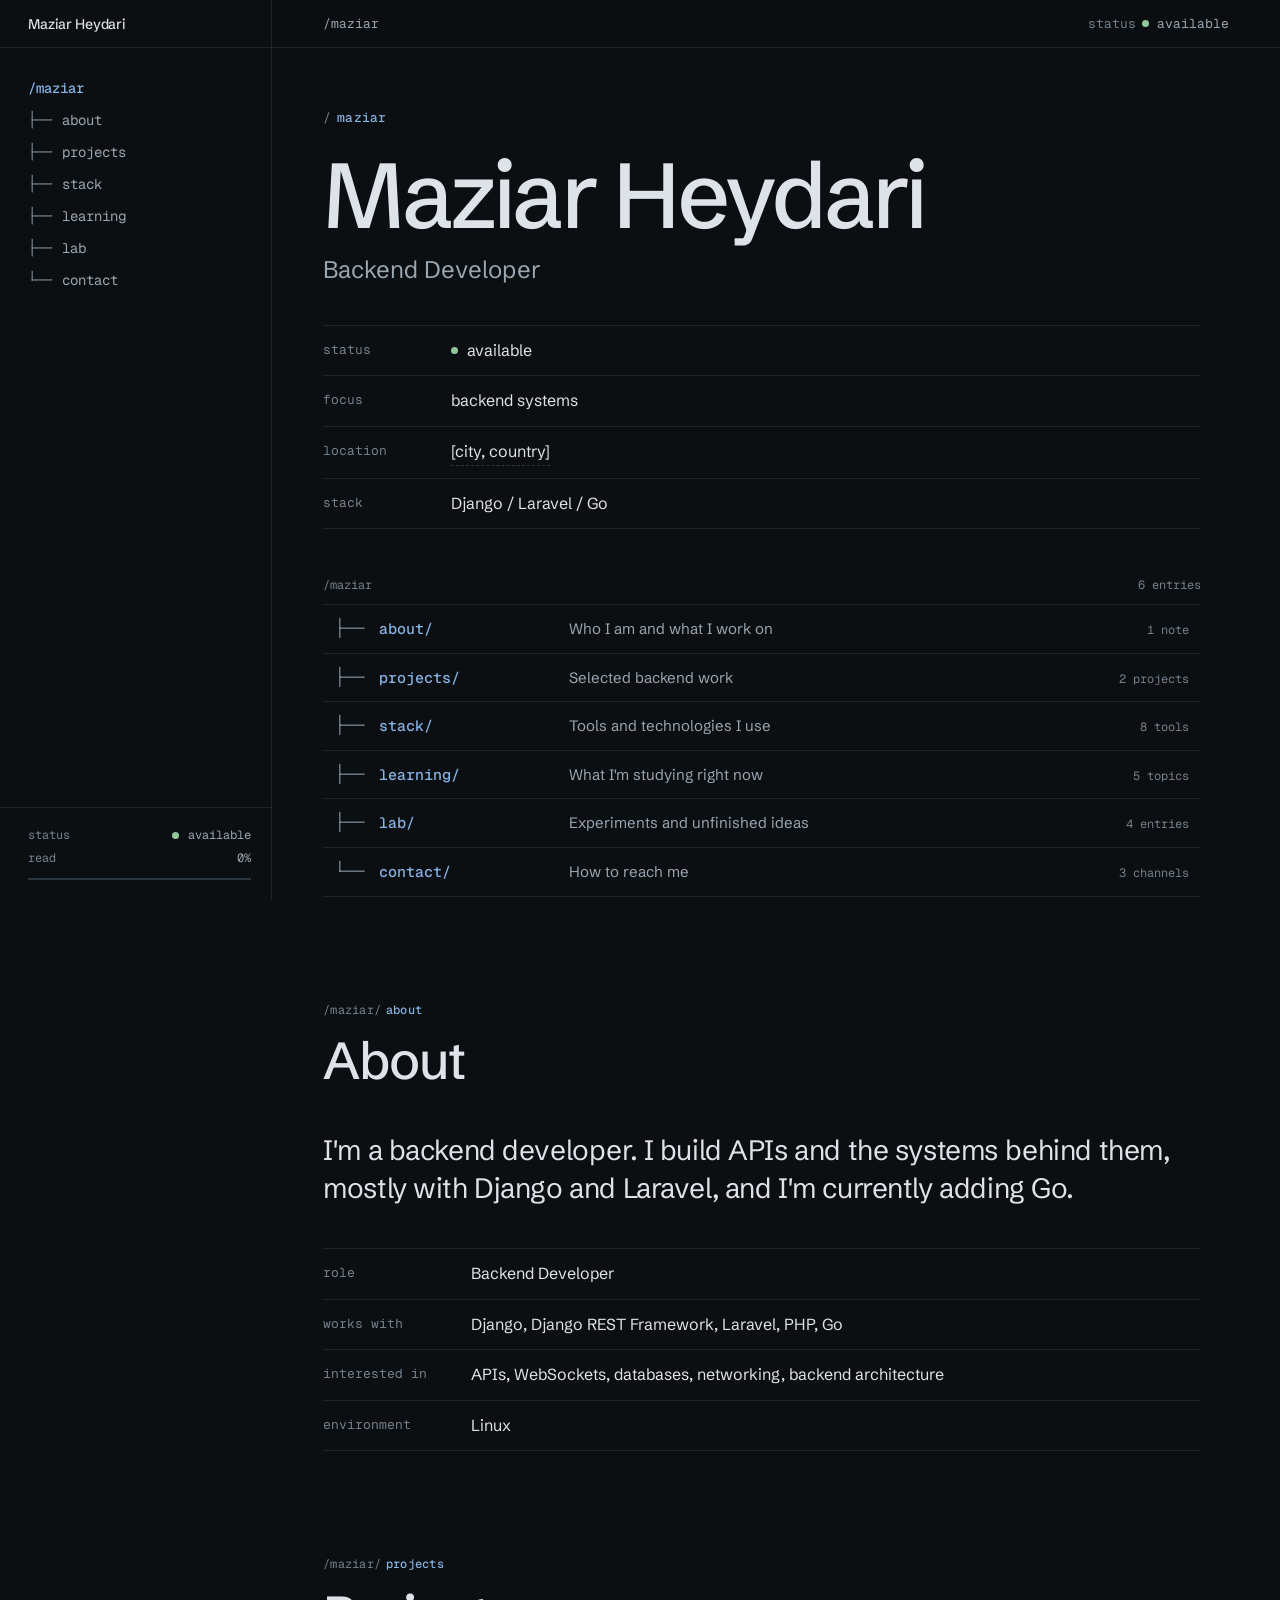
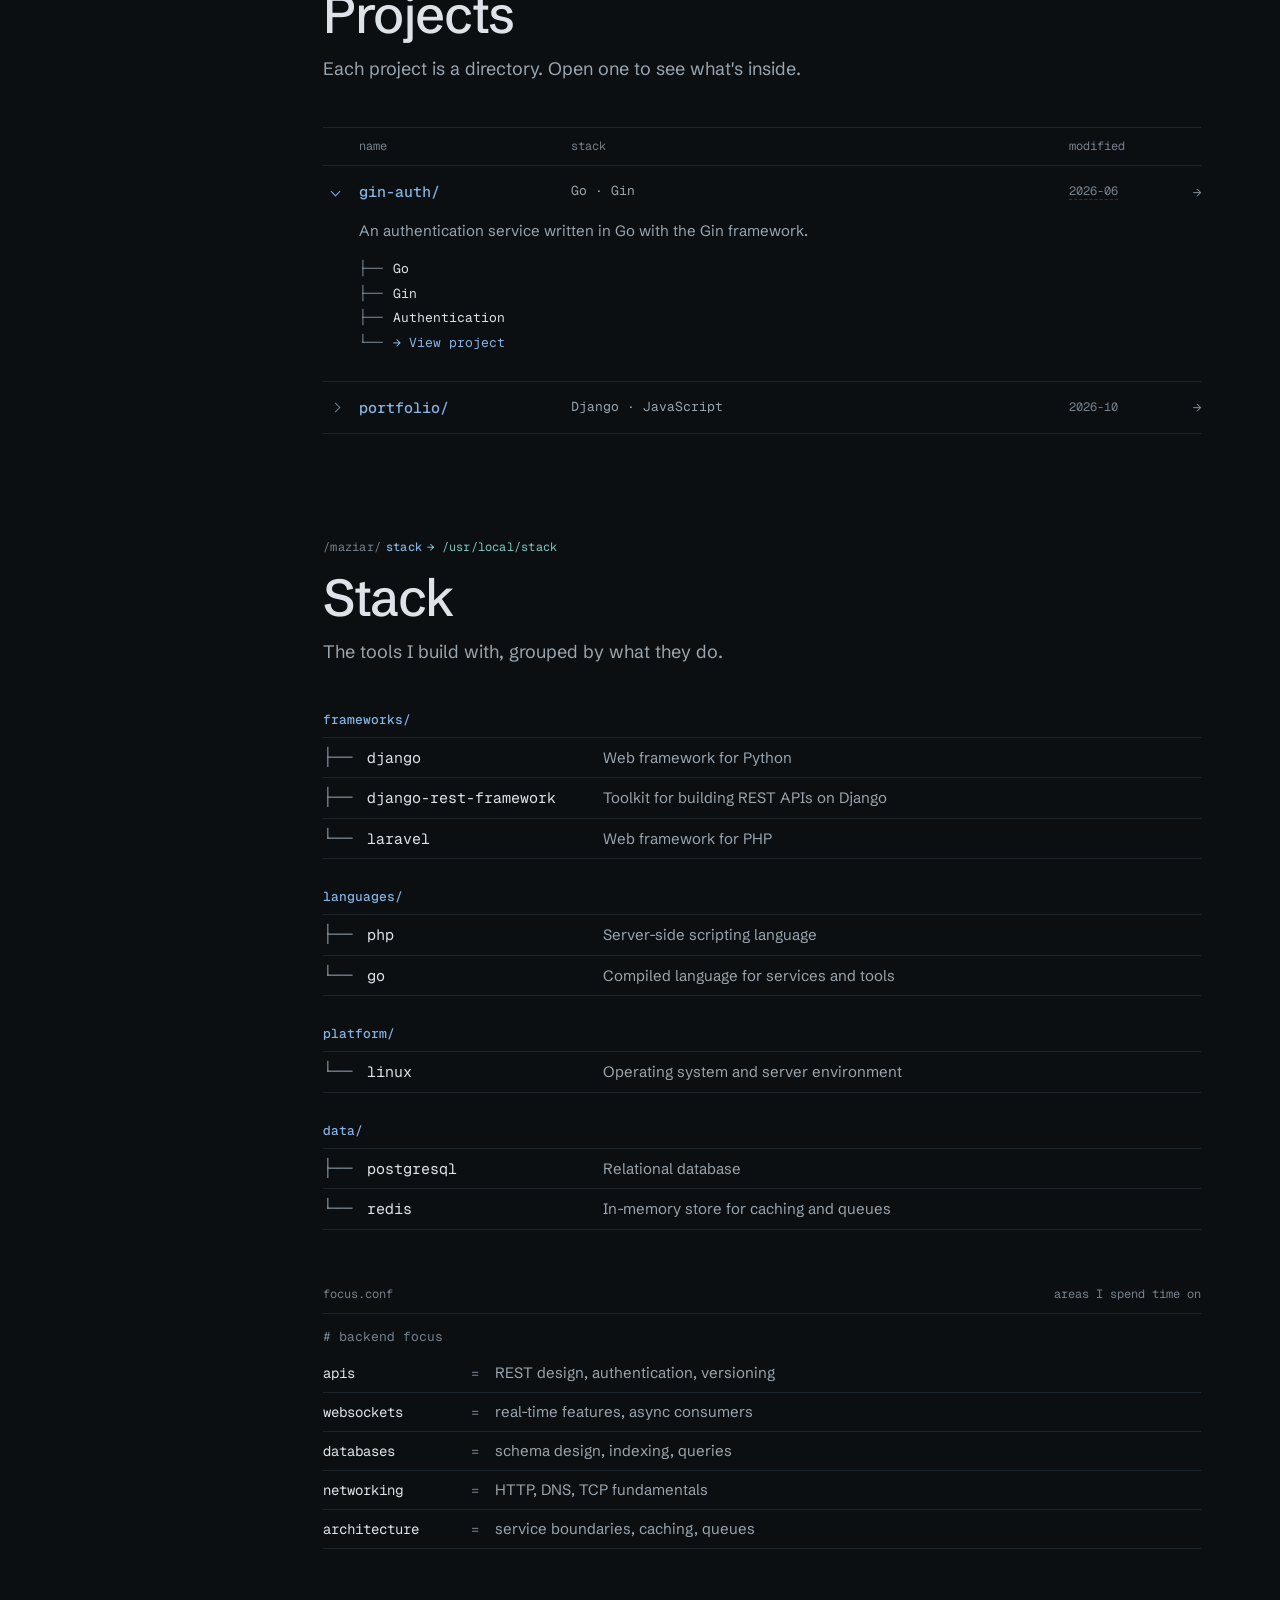
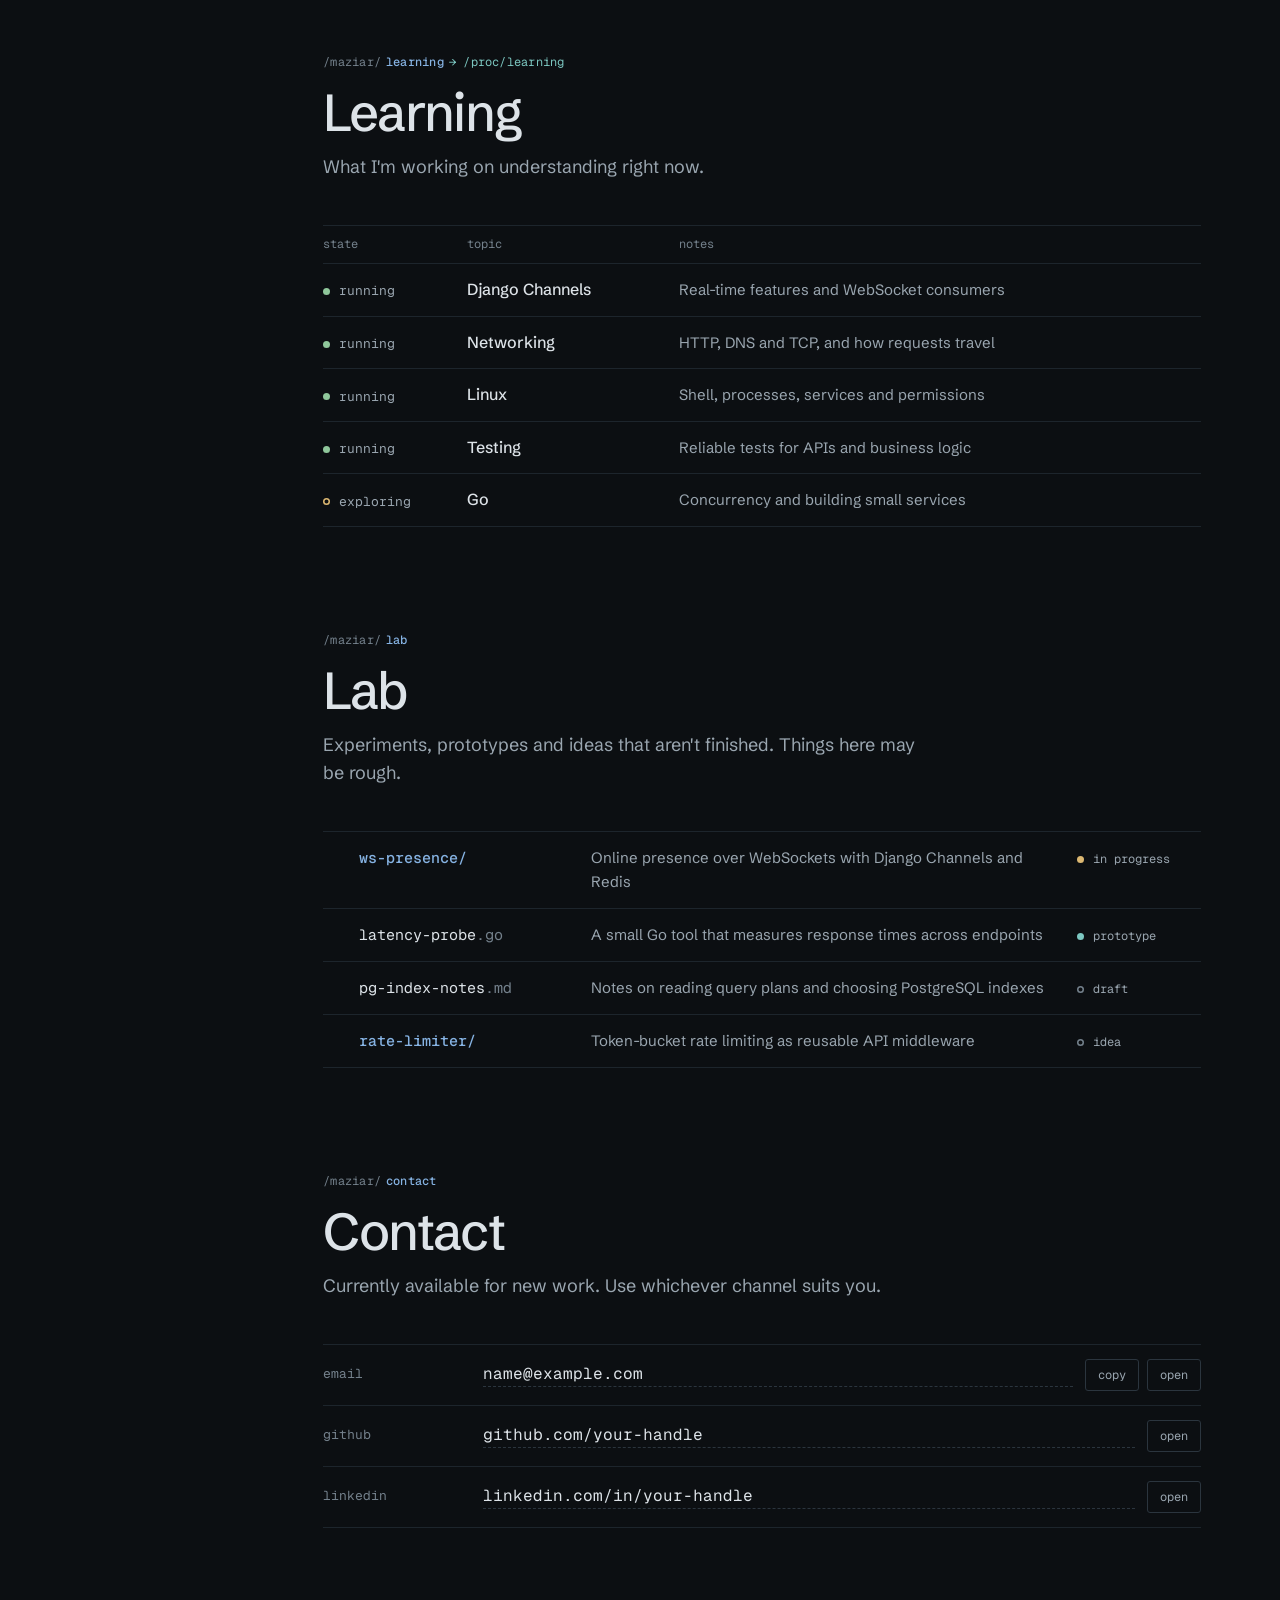
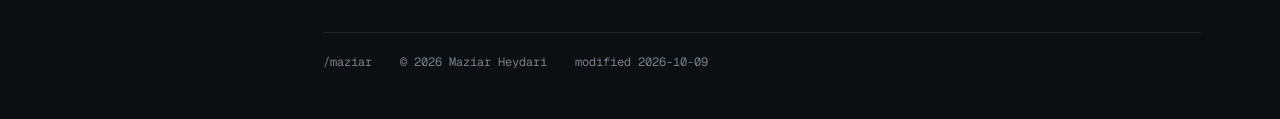
<file: linux enviorment/Maziar Heydari.html>
<!doctype html><html><head><meta charset=utf8><meta name=viewport content="width=device-width,initial-scale=1,viewport-fit=cover"><style>:root{color-scheme:light;box-sizing:border-box;padding-top:env(safe-area-inset-top,0px);padding-bottom:env(safe-area-inset-bottom,0px)}html{scroll-padding-top:env(safe-area-inset-top,0px)}body{margin:0;padding:0;font:14px -apple-system,BlinkMacSystemFont,sans-serif;background:#fff;color:#000}img{max-width:100%}[hidden]:not([hidden=until-found i]){display:none!important}</style></head><body>
<title>Maziar Heydari</title>
<link rel="stylesheet" href="https://fonts.googleapis.com/css2?family=Geist+Mono:wght@400;500&family=Schibsted+Grotesk:wght@400;500;600&display=swap">
<style>
/* Layout concept: a file manager's three regions. A sticky tree rail is the navigation,
   a location bar shows the current path, and the main column sits on one key | value grid
   so every section reads like a directory listing or a config file.
   On phones the rail becomes a bottom dock that opens a tree sheet.
   Colour follows ls: blue = directories, cyan = symlinks, green = running, amber = in progress. */
:root{
  --bg:#0c0f12;
  --bg-2:#10151a;
  --bg-hover:#12181d;
  --line:#1d252c;
  --line-2:#2b353e;
  --fg:#dde3e8;
  --fg-2:#9aa6b0;
  --fg-3:#74818c;
  --dir:#86b3e3;
  --link:#7cc7c1;
  --run:#8fc79b;
  --warn:#dcb872;
  --sel:rgba(134,179,227,.09);
  --sans:'Schibsted Grotesk',ui-sans-serif,system-ui,-apple-system,'Segoe UI',Roboto,sans-serif;
  --mono:'Geist Mono',ui-monospace,'SF Mono',Menlo,Consolas,'Liberation Mono',monospace;
  --rail:272px;
  --bar:48px;
  --gut:clamp(16px,4vw,56px);
  color-scheme:dark;
}
*{box-sizing:border-box}
body{margin:0;background:var(--bg);color:var(--fg);font:400 16px/1.6 var(--sans);-webkit-font-smoothing:antialiased;text-rendering:optimizeLegibility}
a{color:inherit;text-decoration:none}
button{font:inherit;color:inherit}
:focus-visible{outline:2px solid var(--dir);outline-offset:2px;border-radius:2px}
ul,ol{list-style:none;margin:0;padding:0}
p{margin:0}
.ph{border-bottom:1px dashed var(--line-2)}

/* shell */
.app{display:grid;grid-template-columns:var(--rail) minmax(0,1fr);min-height:100vh}
.main{min-width:0}
.wrap{max-width:980px;padding-inline:var(--gut)}

/* rail */
.rail{position:sticky;top:0;align-self:start;height:100vh;display:flex;flex-direction:column;border-right:1px solid var(--line)}
.who{height:var(--bar);display:flex;align-items:center;padding-inline:28px 20px;border-bottom:1px solid var(--line);font:500 14px/1 var(--sans);letter-spacing:-.01em;white-space:nowrap}
.nav{padding:24px 16px 0 20px;flex:1}
.root{display:flex;align-items:center;height:32px;padding-left:8px;font:500 14px/1 var(--mono);color:var(--fg-2)}
.root[aria-current]{color:var(--dir)}
.root:hover{color:var(--fg)}
.treewrap{position:relative}
.tree{font:400 14px/32px var(--mono)}
.tree li{height:32px}
.tree a{position:relative;z-index:1;display:flex;gap:10px;height:100%;padding:0 12px 0 8px;color:var(--fg-2);transition:color .15s}
.tree a:hover{color:var(--fg)}
.tree a[aria-current]{color:var(--dir)}
.br{color:var(--fg-3);white-space:pre;font-family:var(--mono)}
.cur{position:absolute;left:0;top:0;width:100%;height:32px;background:var(--sel);border-left:2px solid var(--dir);opacity:0;pointer-events:none;transition:transform .26s cubic-bezier(.2,.7,.2,1),height .2s,opacity .2s}
.mon{padding:16px 20px 20px 28px;border-top:1px solid var(--line);font:12px/1.9 var(--mono);color:var(--fg-3)}
.mon div{display:flex;justify-content:space-between;gap:12px}
.mon b{font-weight:400;color:var(--fg-2)}
.meter{height:2px;background:var(--line-2);margin-top:8px;overflow:hidden}
.meter i{display:block;height:100%;width:100%;background:var(--fg-3);transform:scaleX(0);transform-origin:left;transition:transform .15s linear}

/* location bar */
.loc{position:sticky;top:env(safe-area-inset-top,0px);z-index:30;height:var(--bar);display:flex;align-items:center;justify-content:space-between;gap:16px;padding-inline:var(--gut);background:rgba(12,15,18,.9);-webkit-backdrop-filter:blur(8px);backdrop-filter:blur(8px);border-bottom:1px solid var(--line);font:13px/1 var(--mono)}
.crumb{display:flex;align-items:center;min-width:0;white-space:nowrap}
.crumb a{color:var(--fg-2)}
.crumb a:hover{color:var(--fg)}
.crumb-sec{color:var(--dir)}
.crumb-sec.sw{animation:swap .28s ease both}
@keyframes swap{from{opacity:0;transform:translateX(-4px)}to{opacity:1;transform:none}}
.st{display:flex;align-items:center;color:var(--fg-2);white-space:nowrap}
.st .k{color:var(--fg-3);margin-right:.7ch}

/* status dots */
.dot{display:inline-block;flex:none;width:7px;height:7px;border-radius:50%;background:var(--run);margin-right:9px}
.dot.run{animation:pulse 2.8s ease-in-out infinite}
.dot.warn{background:transparent;box-shadow:inset 0 0 0 1.5px var(--warn)}
.dot.idle{background:transparent;box-shadow:inset 0 0 0 1.5px var(--fg-3)}
.dot.act{background:var(--warn)}
.dot.proto{background:var(--link)}
@keyframes pulse{0%,100%{opacity:1}50%{opacity:.38}}

/* sections */
.sec{padding-block:104px 0;scroll-margin-top:var(--bar)}
.sh{display:grid;gap:14px;margin-bottom:44px}
.path{display:flex;flex-wrap:wrap;gap:0 .7ch;font:12px/1.5 var(--mono);color:var(--fg-3);letter-spacing:.02em}
.path b{font-weight:500;color:var(--dir)}
.path .sym{color:var(--link)}
h2{margin:0;font:500 clamp(34px,5vw,52px)/1.04 var(--sans);letter-spacing:-.03em;text-wrap:balance}
.lede{max-width:56ch;color:var(--fg-2);font-size:18px;line-height:1.55}

/* key | value grid */
.kv{margin:0;display:grid;grid-template-columns:var(--k,148px) minmax(0,1fr);border-top:1px solid var(--line)}
.kv dt,.kv dd{margin:0;padding:12px 0;border-bottom:1px solid var(--line)}
.kv dt{padding-right:24px;padding-top:14px;font:13px/1.6 var(--mono);color:var(--fg-3)}
.kv dd{display:flex;align-items:center;flex-wrap:wrap}

/* hero */
.hero{padding-block:60px 0}
.hero .path{margin-bottom:22px;font-size:13px}
h1{margin:0 0 14px;font:500 clamp(40px,10.5vw,92px)/.98 var(--sans);letter-spacing:-.04em;text-wrap:balance}
.role{margin:0 0 40px;font:400 clamp(18px,2.4vw,24px)/1.3 var(--sans);color:var(--fg-2)}
.hero .kv{--k:128px}
[data-in]{animation:rise .55s cubic-bezier(.2,.7,.2,1) both;animation-delay:calc(var(--i,0)*55ms)}
@keyframes rise{from{opacity:.25;transform:translateY(6px)}to{opacity:1;transform:none}}
.cap{display:flex;justify-content:space-between;gap:16px;margin:48px 0 10px;font:12px/1.4 var(--mono);color:var(--fg-3)}

/* directory listing */
.ls{border-top:1px solid var(--line)}
.ls li{border-bottom:1px solid var(--line)}
.ls a{position:relative;display:grid;grid-template-columns:44px minmax(110px,190px) minmax(0,1fr) 96px;align-items:baseline;padding:11px 0 11px 12px;transition:background .15s}
.ls a::before{content:"";position:absolute;left:0;top:0;bottom:0;width:2px;background:var(--dir);opacity:0;transition:opacity .15s}
.ls a:hover,.ls a:focus-visible{background:var(--bg-hover)}
.ls a:hover::before,.ls a:focus-visible::before{opacity:1}
.ls .nm{font:500 15px/1.5 var(--mono);color:var(--dir)}
.ls .ds{color:var(--fg-2);font-size:15px}
.ls .ct{text-align:right;padding-right:12px;font:12px/1.5 var(--mono);color:var(--fg-3)}

/* about */
.big{max-width:34em;margin-bottom:40px;font:400 clamp(21px,2.8vw,28px)/1.38 var(--sans);letter-spacing:-.015em;text-wrap:pretty}

/* projects */
.pl{border-top:1px solid var(--line)}
.pl-h,.proj-row{display:grid;grid-template-columns:24px minmax(0,200px) minmax(0,1fr) 92px 28px;align-items:center;column-gap:12px;grid-template-areas:"tw nm sm dt ar"}
.pl-h{padding:10px 0;font:12px/1.4 var(--mono);color:var(--fg-3);border-bottom:1px solid var(--line)}
.pl-h span:nth-child(1){grid-area:nm}
.pl-h span:nth-child(2){grid-area:sm}
.pl-h span:nth-child(3){grid-area:dt}
.proj{border-bottom:1px solid var(--line)}
.proj-row{width:100%;padding:15px 0;background:none;border:0;text-align:left;cursor:pointer;transition:background .15s}
.proj-row:hover{background:var(--bg-hover)}
.tw{grid-area:tw;justify-self:center;width:7px;height:7px;border-right:1.5px solid var(--fg-3);border-bottom:1.5px solid var(--fg-3);transform:rotate(-45deg);transition:transform .22s cubic-bezier(.2,.7,.2,1),border-color .15s}
.proj-row[aria-expanded="true"] .tw{transform:rotate(45deg);border-color:var(--dir)}
.proj-row .nm{grid-area:nm;font:500 15px/1.4 var(--mono);color:var(--dir)}
.proj-row .sm{grid-area:sm;font:13px/1.4 var(--mono);color:var(--fg-2)}
.proj-row .dt{grid-area:dt;font:12px/1.4 var(--mono);color:var(--fg-3)}
.proj-row .ar{grid-area:ar;justify-self:end;font:14px/1 var(--mono);color:var(--fg-3);transition:transform .2s,color .15s}
.proj-row:hover .ar{color:var(--dir);transform:translateX(2px)}
.panel{display:grid;grid-template-rows:0fr;transition:grid-template-rows .3s cubic-bezier(.2,.7,.2,1)}
.panel[data-open]{grid-template-rows:1fr}
.panel>.in{min-height:0;overflow:hidden;visibility:hidden;transition:visibility 0s .3s}
.panel[data-open]>.in{visibility:visible;transition-delay:0s}
.detail{display:grid;gap:14px;padding:2px 0 24px 36px}
.detail p{max-width:58ch;color:var(--fg-2);font-size:15px}
.mt{font:13px/1.9 var(--mono);color:var(--fg)}
.mt li{display:flex;gap:10px}
.mt a{color:var(--dir);border-bottom:1px solid transparent;transition:border-color .15s}
.mt a:hover{border-color:var(--dir)}

/* stack */
.grp{margin-bottom:28px}
.gh{padding-bottom:6px;font:500 13px/1.6 var(--mono);color:var(--dir)}
.grp li{display:grid;grid-template-columns:44px minmax(0,236px) minmax(0,1fr);align-items:baseline;padding:7px 0;border-top:1px solid var(--line)}
.grp li:last-child{border-bottom:1px solid var(--line)}
.pk{font:400 15px/1.5 var(--mono)}
.what{color:var(--fg-2);font-size:15px}
.conf{margin-top:56px}
.conf-h{display:flex;justify-content:space-between;gap:16px;padding-bottom:10px;font:12px/1.4 var(--mono);color:var(--fg-3)}
.conf-b{border-top:1px solid var(--line);padding-top:6px}
.conf-b div{display:grid;grid-template-columns:148px 24px minmax(0,1fr);align-items:baseline;padding:7px 0;border-bottom:1px solid var(--line)}
.conf-b .c{grid-template-columns:1fr;font:13px/1.6 var(--mono);color:var(--fg-3);border-bottom:0}
.conf-b .key{font:400 14px/1.6 var(--mono)}
.conf-b .eq{font:14px/1.6 var(--mono);color:var(--fg-3)}
.conf-b .val{color:var(--fg-2);font-size:15px}

/* learning */
.tbl{border-top:1px solid var(--line)}
.tbl-h,.tbl-r{display:grid;grid-template-columns:132px 200px minmax(0,1fr);align-items:baseline;grid-template-areas:"s t n";column-gap:12px}
.tbl-h{padding:10px 0;font:12px/1.4 var(--mono);color:var(--fg-3);border-bottom:1px solid var(--line)}
.tbl-r{padding:13px 0;border-bottom:1px solid var(--line)}
.tbl-r .s{grid-area:s;display:flex;align-items:center;font:13px/1.4 var(--mono);color:var(--fg-2)}
.tbl-r .t{grid-area:t;font-weight:500}
.tbl-r .n{grid-area:n;color:var(--fg-2);font-size:15px}

/* lab */
.lab{border-top:1px solid var(--line)}
.lab li{display:grid;grid-template-columns:24px 220px minmax(0,1fr) 124px;align-items:baseline;column-gap:12px;padding:14px 0;border-bottom:1px solid var(--line);grid-template-areas:". nm ds sx"}
.lab .nm{grid-area:nm;font:400 15px/1.5 var(--mono)}
.lab .nm.d{color:var(--dir);font-weight:500}
.lab .nm i{font-style:normal;color:var(--fg-3)}
.lab .ds{grid-area:ds;color:var(--fg-2);font-size:15px}
.lab .sx{grid-area:sx;display:flex;align-items:center;font:12px/1.5 var(--mono);color:var(--fg-2)}

/* contact */
.cl{border-top:1px solid var(--line)}
.cl li{display:grid;grid-template-columns:148px minmax(0,1fr) auto;align-items:center;gap:6px 12px;padding:14px 0;border-bottom:1px solid var(--line)}
.cl .k{font:13px/1.6 var(--mono);color:var(--fg-3)}
.cl .v{font:400 16px/1.5 var(--mono);overflow-wrap:anywhere;user-select:all}
.act{display:flex;gap:8px}
.btn{display:inline-flex;align-items:center;min-height:32px;padding:0 12px;background:none;border:1px solid var(--line-2);border-radius:3px;font:12px/1 var(--mono);color:var(--fg-2);cursor:pointer;transition:border-color .15s,color .15s,background .15s}
.btn:hover{border-color:var(--fg-3);color:var(--fg);background:var(--bg-hover)}
.btn[data-state="ok"]{border-color:var(--run);color:var(--run)}

.foot{display:flex;flex-wrap:wrap;gap:6px 28px;margin-top:104px;padding-block:20px 48px;border-top:1px solid var(--line);font:12px/1.5 var(--mono);color:var(--fg-3)}

/* mobile chrome (hidden on desktop) */
.dock,.sheet,.scrim{display:none}

@media (max-width:1079px){
  :root{--rail:224px}
  .ls a{grid-template-columns:44px minmax(110px,150px) minmax(0,1fr) 88px}
  .lab li{grid-template-columns:24px 180px minmax(0,1fr) 112px}
}

/* ---- phones and narrow windows: dock + sheet replace the rail ---- */
@media (max-width:859px){
  .app{display:block}
  .rail,.crumb-sec,.crumb .sl{display:none}
  .loc .crumb a{color:var(--fg);font-weight:500}
  .sec{padding-block:72px 0}
  .hero{padding-block:40px 0}
  .foot{padding-bottom:104px}

  .dock{display:flex;position:fixed;left:0;right:0;bottom:0;z-index:40;align-items:center;justify-content:space-between;gap:12px;padding:8px 16px calc(8px + env(safe-area-inset-bottom,0px));background:rgba(16,21,26,.96);-webkit-backdrop-filter:blur(10px);backdrop-filter:blur(10px);border-top:1px solid var(--line-2)}
  .dock-path{min-width:0;font:14px/1 var(--mono);white-space:nowrap;overflow:hidden;text-overflow:ellipsis;color:var(--fg-3)}
  .dock-path b{font-weight:500;color:var(--dir)}
  .dock-path b.sw{animation:swap .28s ease both}
  .dock-btn{display:inline-flex;align-items:center;gap:10px;min-height:44px;padding:0 16px;background:var(--sel);border:1px solid var(--line-2);border-radius:4px;font:13px/1 var(--mono);color:var(--fg);cursor:pointer}
  .dock-btn .chev{width:7px;height:7px;border-left:1.5px solid var(--dir);border-top:1.5px solid var(--dir);transform:translateY(2px) rotate(45deg);transition:transform .25s}
  .dock-btn[aria-expanded="true"] .chev{transform:translateY(-2px) rotate(225deg)}

  .scrim{display:block;position:fixed;inset:0;z-index:50;background:rgba(5,7,9,.62);opacity:0;visibility:hidden;transition:opacity .25s,visibility 0s .25s}
  .scrim.open{opacity:1;visibility:visible;transition-delay:0s}
  .sheet{display:block;position:fixed;left:0;right:0;bottom:0;z-index:60;max-height:82vh;overflow-y:auto;overscroll-behavior:contain;background:var(--bg-2);border-top:1px solid var(--line-2);border-radius:10px 10px 0 0;padding:0 16px calc(16px + env(safe-area-inset-bottom,0px));transform:translateY(102%);visibility:hidden;transition:transform .3s cubic-bezier(.2,.7,.2,1),visibility 0s .3s}
  .sheet.open{transform:none;visibility:visible;transition-delay:0s}
  .grab{width:36px;height:4px;margin:10px auto 6px;border-radius:2px;background:var(--line-2)}
  .sheet-h{display:flex;justify-content:space-between;padding:10px 0 12px;font:13px/1.4 var(--mono);color:var(--fg-3)}
  .sheet-h b{font-weight:500;color:var(--dir)}
  .sheet .ls a{padding-block:14px;min-height:60px}
  .sheet .ls a[aria-current]{background:var(--sel)}
  .sheet .ls a[aria-current]::before{opacity:1}
  .sheet .ls .nm.up{color:var(--fg-2)}
}

@media (max-width:700px){
  .ls a{grid-template-columns:40px minmax(0,1fr) auto;grid-template-areas:"br nm ct" ". ds ds";row-gap:2px}
  .ls .br{grid-area:br}.ls .nm{grid-area:nm}.ls .ct{grid-area:ct}.ls .ds{grid-area:ds;font-size:14px}

  .pl-h{display:none}
  .proj-row{grid-template-columns:24px minmax(0,1fr) 20px;grid-template-areas:"tw nm ar" ". sm sm" ". dt dt";row-gap:3px;padding:16px 0}
  .detail{padding-left:36px}

  .grp li{grid-template-columns:44px minmax(0,1fr);row-gap:0}
  .grp .what{grid-column:2}

  .conf-b div{grid-template-columns:minmax(0,1fr);row-gap:0}
  .conf-b .eq{display:none}
  .conf-b .key{color:var(--fg)}

  .tbl-h{display:none}
  .tbl-r{grid-template-columns:minmax(0,1fr) auto;grid-template-areas:"t s" "n n";row-gap:2px;padding:14px 0}
  .tbl-r .s{justify-self:end}

  .lab li{grid-template-columns:minmax(0,1fr) auto;grid-template-areas:"nm sx" "ds ds";row-gap:3px}
  .lab .nm{overflow-wrap:anywhere}

  .cl li{grid-template-columns:minmax(0,1fr);padding:16px 0}
  .cl .act .btn{min-height:44px;padding-inline:16px}
  .kv{--k:96px}
  .hero .kv{--k:96px}
  .conf-b .c{padding-top:0}
}

@media (prefers-reduced-motion:reduce){
  *,*::before,*::after{animation:none!important;transition:none!important}
}
</style>

<div class="app">

  <!-- desktop rail: the filesystem as navigation -->
  <aside class="rail">
    <div class="who">Maziar Heydari</div>
    <nav class="nav" aria-label="Sections">
      <a class="root" href="#home" aria-current="location">/maziar</a>
      <div class="treewrap">
      <span class="cur" aria-hidden="true"></span>
      <ul class="tree" id="tree">
        <li><a href="#about"><span class="br" aria-hidden="true">├──</span>about</a></li>
        <li><a href="#projects"><span class="br" aria-hidden="true">├──</span>projects</a></li>
        <li><a href="#stack"><span class="br" aria-hidden="true">├──</span>stack</a></li>
        <li><a href="#learning"><span class="br" aria-hidden="true">├──</span>learning</a></li>
        <li><a href="#lab"><span class="br" aria-hidden="true">├──</span>lab</a></li>
        <li><a href="#contact"><span class="br" aria-hidden="true">└──</span>contact</a></li>
      </ul>
      </div>
    </nav>
    <div class="mon" aria-hidden="true">
      <div><span>status</span><b><span class="dot run"></span>available</b></div>
      <div><span>read</span><b id="pct">0%</b></div>
      <div class="meter"><i id="meter"></i></div>
    </div>
  </aside>

  <div class="main">
    <header class="loc">
      <nav class="crumb" aria-label="Current location">
        <a href="#home">/maziar</a><span class="crumb-sec" id="crumb-sec"></span>
      </nav>
      <div class="st"><span class="k">status</span><span class="dot run" style="margin-right:8px"></span>available</div>
    </header>

    <main class="wrap">

      <!-- / -->
      <section id="home" class="hero">
        <p class="path" data-in style="--i:0"><span>/</span><b>maziar</b></p>
        <h1 data-in style="--i:1">Maziar Heydari</h1>
        <p class="role" data-in style="--i:2">Backend Developer</p>
        <dl class="kv" data-in style="--i:3">
          <dt>status</dt><dd><span class="dot run"></span>available</dd>
          <dt>focus</dt><dd>backend systems</dd>
          <dt>location</dt><dd><span class="ph">[city, country]</span></dd>
          <dt>stack</dt><dd>Django / Laravel / Go</dd>
        </dl>

        <div data-in style="--i:4">
          <p class="cap"><span>/maziar</span><span>6 entries</span></p>
          <ul class="ls">
            <li><a href="#about"><span class="br" aria-hidden="true">├──</span><span class="nm">about/</span><span class="ds">Who I am and what I work on</span><span class="ct">1 note</span></a></li>
            <li><a href="#projects"><span class="br" aria-hidden="true">├──</span><span class="nm">projects/</span><span class="ds">Selected backend work</span><span class="ct">2 projects</span></a></li>
            <li><a href="#stack"><span class="br" aria-hidden="true">├──</span><span class="nm">stack/</span><span class="ds">Tools and technologies I use</span><span class="ct">8 tools</span></a></li>
            <li><a href="#learning"><span class="br" aria-hidden="true">├──</span><span class="nm">learning/</span><span class="ds">What I'm studying right now</span><span class="ct">5 topics</span></a></li>
            <li><a href="#lab"><span class="br" aria-hidden="true">├──</span><span class="nm">lab/</span><span class="ds">Experiments and unfinished ideas</span><span class="ct">4 entries</span></a></li>
            <li><a href="#contact"><span class="br" aria-hidden="true">└──</span><span class="nm">contact/</span><span class="ds">How to reach me</span><span class="ct">3 channels</span></a></li>
          </ul>
        </div>
      </section>

      <!-- /maziar/about -->
      <section id="about" class="sec">
        <header class="sh">
          <p class="path"><span>/maziar/</span><b>about</b></p>
          <h2>About</h2>
        </header>
        <p class="big">I'm a backend developer. I build APIs and the systems behind them, mostly with Django and Laravel, and I'm currently adding Go.</p>
        <dl class="kv">
          <dt>role</dt><dd>Backend Developer</dd>
          <dt>works with</dt><dd>Django, Django REST Framework, Laravel, PHP, Go</dd>
          <dt>interested in</dt><dd>APIs, WebSockets, databases, networking, backend architecture</dd>
          <dt>environment</dt><dd>Linux</dd>
        </dl>
      </section>

      <!-- /maziar/projects -->
      <section id="projects" class="sec">
        <header class="sh">
          <p class="path"><span>/maziar/</span><b>projects</b></p>
          <h2>Projects</h2>
          <p class="lede">Each project is a directory. Open one to see what's inside.</p>
        </header>
        <div class="pl">
          <div class="pl-h" aria-hidden="true"><span>name</span><span>stack</span><span>modified</span></div>

          <!-- Replace the dates and the GitHub links with your own. -->
          <article class="proj">
            <button class="proj-row" type="button" aria-expanded="true" aria-controls="p-gin">
              <span class="tw" aria-hidden="true"></span>
              <span class="nm">gin-auth/</span>
              <span class="sm">Go · Gin</span>
              <span class="dt"><span class="ph">2026-06</span></span>
              <span class="ar" aria-hidden="true">→</span>
            </button>
            <div class="panel" id="p-gin" data-open>
              <div class="in"><div class="detail">
                <p>An authentication service written in Go with the Gin framework.</p>
                <ul class="mt">
                  <li><span class="br" aria-hidden="true">├──</span>Go</li>
                  <li><span class="br" aria-hidden="true">├──</span>Gin</li>
                  <li><span class="br" aria-hidden="true">├──</span>Authentication</li>
                  <li><span class="br" aria-hidden="true">└──</span><a href="https://github.com/your-handle/gin-auth" target="_blank" rel="noopener">→ View project</a></li>
                </ul>
              </div></div>
            </div>
          </article>

          <article class="proj">
            <button class="proj-row" type="button" aria-expanded="false" aria-controls="p-port">
              <span class="tw" aria-hidden="true"></span>
              <span class="nm">portfolio/</span>
              <span class="sm">Django · JavaScript</span>
              <span class="dt">2026-10</span>
              <span class="ar" aria-hidden="true">→</span>
            </button>
            <div class="panel" id="p-port">
              <div class="in"><div class="detail">
                <p>A personal portfolio built with Django and JavaScript, with internationalisation (i18n) for multiple languages.</p>
                <ul class="mt">
                  <li><span class="br" aria-hidden="true">├──</span>Django</li>
                  <li><span class="br" aria-hidden="true">├──</span>JavaScript</li>
                  <li><span class="br" aria-hidden="true">├──</span>i18n</li>
                  <li><span class="br" aria-hidden="true">└──</span><a href="https://github.com/your-handle/portfolio" target="_blank" rel="noopener">→ View project</a></li>
                </ul>
              </div></div>
            </div>
          </article>
        </div>
      </section>

      <!-- /maziar/stack -> /usr/local/stack -->
      <section id="stack" class="sec">
        <header class="sh">
          <p class="path"><span>/maziar/</span><b>stack</b><span class="sym">→ /usr/local/stack</span></p>
          <h2>Stack</h2>
          <p class="lede">The tools I build with, grouped by what they do.</p>
        </header>

        <div class="grp">
          <p class="gh">frameworks/</p>
          <ul>
            <li><span class="br" aria-hidden="true">├──</span><span class="pk">django</span><span class="what">Web framework for Python</span></li>
            <li><span class="br" aria-hidden="true">├──</span><span class="pk">django-rest-framework</span><span class="what">Toolkit for building REST APIs on Django</span></li>
            <li><span class="br" aria-hidden="true">└──</span><span class="pk">laravel</span><span class="what">Web framework for PHP</span></li>
          </ul>
        </div>
        <div class="grp">
          <p class="gh">languages/</p>
          <ul>
            <li><span class="br" aria-hidden="true">├──</span><span class="pk">php</span><span class="what">Server-side scripting language</span></li>
            <li><span class="br" aria-hidden="true">└──</span><span class="pk">go</span><span class="what">Compiled language for services and tools</span></li>
          </ul>
        </div>
        <div class="grp">
          <p class="gh">platform/</p>
          <ul>
            <li><span class="br" aria-hidden="true">└──</span><span class="pk">linux</span><span class="what">Operating system and server environment</span></li>
          </ul>
        </div>
        <div class="grp">
          <p class="gh">data/</p>
          <ul>
            <li><span class="br" aria-hidden="true">├──</span><span class="pk">postgresql</span><span class="what">Relational database</span></li>
            <li><span class="br" aria-hidden="true">└──</span><span class="pk">redis</span><span class="what">In-memory store for caching and queues</span></li>
          </ul>
        </div>

        <div class="conf">
          <p class="conf-h"><span>focus.conf</span><span>areas I spend time on</span></p>
          <div class="conf-b">
            <div class="c"># backend focus</div>
            <div><span class="key">apis</span><span class="eq">=</span><span class="val">REST design, authentication, versioning</span></div>
            <div><span class="key">websockets</span><span class="eq">=</span><span class="val">real-time features, async consumers</span></div>
            <div><span class="key">databases</span><span class="eq">=</span><span class="val">schema design, indexing, queries</span></div>
            <div><span class="key">networking</span><span class="eq">=</span><span class="val">HTTP, DNS, TCP fundamentals</span></div>
            <div><span class="key">architecture</span><span class="eq">=</span><span class="val">service boundaries, caching, queues</span></div>
          </div>
        </div>
      </section>

      <!-- /maziar/learning -> /proc/learning -->
      <section id="learning" class="sec">
        <header class="sh">
          <p class="path"><span>/maziar/</span><b>learning</b><span class="sym">→ /proc/learning</span></p>
          <h2>Learning</h2>
          <p class="lede">What I'm working on understanding right now.</p>
        </header>
        <div class="tbl">
          <div class="tbl-h" aria-hidden="true"><span>state</span><span>topic</span><span>notes</span></div>
          <div class="tbl-r"><span class="s"><span class="dot run"></span>running</span><span class="t">Django Channels</span><span class="n">Real-time features and WebSocket consumers</span></div>
          <div class="tbl-r"><span class="s"><span class="dot run"></span>running</span><span class="t">Networking</span><span class="n">HTTP, DNS and TCP, and how requests travel</span></div>
          <div class="tbl-r"><span class="s"><span class="dot run"></span>running</span><span class="t">Linux</span><span class="n">Shell, processes, services and permissions</span></div>
          <div class="tbl-r"><span class="s"><span class="dot run"></span>running</span><span class="t">Testing</span><span class="n">Reliable tests for APIs and business logic</span></div>
          <div class="tbl-r"><span class="s"><span class="dot warn"></span>exploring</span><span class="t">Go</span><span class="n">Concurrency and building small services</span></div>
        </div>
      </section>

      <!-- /maziar/lab : sample entries, replace with your own experiments -->
      <section id="lab" class="sec">
        <header class="sh">
          <p class="path"><span>/maziar/</span><b>lab</b></p>
          <h2>Lab</h2>
          <p class="lede">Experiments, prototypes and ideas that aren't finished. Things here may be rough.</p>
        </header>
        <ul class="lab">
          <li><span class="nm d">ws-presence/</span><span class="ds">Online presence over WebSockets with Django Channels and Redis</span><span class="sx"><span class="dot act"></span>in progress</span></li>
          <li><span class="nm">latency-probe<i>.go</i></span><span class="ds">A small Go tool that measures response times across endpoints</span><span class="sx"><span class="dot proto"></span>prototype</span></li>
          <li><span class="nm">pg-index-notes<i>.md</i></span><span class="ds">Notes on reading query plans and choosing PostgreSQL indexes</span><span class="sx"><span class="dot idle"></span>draft</span></li>
          <li><span class="nm d">rate-limiter/</span><span class="ds">Token-bucket rate limiting as reusable API middleware</span><span class="sx"><span class="dot idle"></span>idea</span></li>
        </ul>
      </section>

      <!-- /maziar/contact : replace the placeholder values -->
      <section id="contact" class="sec">
        <header class="sh">
          <p class="path"><span>/maziar/</span><b>contact</b></p>
          <h2>Contact</h2>
          <p class="lede">Currently available for new work. Use whichever channel suits you.</p>
        </header>
        <ul class="cl">
          <li>
            <span class="k">email</span>
            <span class="v ph" id="c-email">name@example.com</span>
            <span class="act">
              <button class="btn" type="button" data-copy="#c-email">copy</button>
              <a class="btn" href="mailto:name@example.com">open</a>
            </span>
          </li>
          <li>
            <span class="k">github</span>
            <span class="v ph">github.com/your-handle</span>
            <span class="act"><a class="btn" href="https://github.com/your-handle" target="_blank" rel="noopener">open</a></span>
          </li>
          <li>
            <span class="k">linkedin</span>
            <span class="v ph">linkedin.com/in/your-handle</span>
            <span class="act"><a class="btn" href="https://www.linkedin.com/in/your-handle" target="_blank" rel="noopener">open</a></span>
          </li>
        </ul>
      </section>

      <footer class="foot">
        <span>/maziar</span>
        <span>© 2026 Maziar Heydari</span>
        <span>modified 2026-10-09</span>
      </footer>
    </main>
  </div>
</div>

<!-- phone navigation: location dock + directory sheet -->
<div class="dock">
  <div class="dock-path" aria-hidden="true"><span>/maziar</span><b id="dock-sec"></b></div>
  <button class="dock-btn" id="dock-btn" type="button" aria-expanded="false" aria-controls="sheet"><span>browse</span><i class="chev" aria-hidden="true"></i></button>
</div>
<div class="scrim" id="scrim"></div>
<div class="sheet" id="sheet" role="dialog" aria-modal="true" aria-label="Browse directories" inert>
  <div class="grab" aria-hidden="true"></div>
  <p class="sheet-h"><b>/maziar</b><span>6 entries</span></p>
  <ul class="ls">
    <li><a href="#home"><span class="br" aria-hidden="true">..</span><span class="nm up">top</span><span class="ds">Back to the start</span><span class="ct"></span></a></li>
    <li><a href="#about" data-id="about"><span class="br" aria-hidden="true">├──</span><span class="nm">about/</span><span class="ds">Who I am and what I work on</span><span class="ct">1 note</span></a></li>
    <li><a href="#projects" data-id="projects"><span class="br" aria-hidden="true">├──</span><span class="nm">projects/</span><span class="ds">Selected backend work</span><span class="ct">2 projects</span></a></li>
    <li><a href="#stack" data-id="stack"><span class="br" aria-hidden="true">├──</span><span class="nm">stack/</span><span class="ds">Tools and technologies I use</span><span class="ct">8 tools</span></a></li>
    <li><a href="#learning" data-id="learning"><span class="br" aria-hidden="true">├──</span><span class="nm">learning/</span><span class="ds">What I'm studying right now</span><span class="ct">5 topics</span></a></li>
    <li><a href="#lab" data-id="lab"><span class="br" aria-hidden="true">├──</span><span class="nm">lab/</span><span class="ds">Experiments and unfinished ideas</span><span class="ct">4 entries</span></a></li>
    <li><a href="#contact" data-id="contact"><span class="br" aria-hidden="true">└──</span><span class="nm">contact/</span><span class="ds">How to reach me</span><span class="ct">3 channels</span></a></li>
  </ul>
</div>

<script>
(function () {
  var $ = function (s, r) { return (r || document).querySelector(s); };
  var $$ = function (s, r) { return Array.prototype.slice.call((r || document).querySelectorAll(s)); };
  var reduce = window.matchMedia && matchMedia('(prefers-reduced-motion: reduce)').matches;

  var cursor = $('.cur');
  var rootLink = $('.root');
  var treeLinks = $$('#tree a');
  var sheetLinks = $$('#sheet a[data-id]');
  var crumb = $('#crumb-sec');
  var dockSec = $('#dock-sec');
  var current = null;

  function flash(el) {
    el.classList.remove('sw');
    void el.offsetWidth;
    el.classList.add('sw');
  }

  function setActive(id) {
    if (id === current) return;
    current = id;
    var isHome = id === 'home';

    treeLinks.forEach(function (a) {
      if (a.getAttribute('href') === '#' + id) a.setAttribute('aria-current', 'location');
      else a.removeAttribute('aria-current');
    });
    if (isHome) rootLink.setAttribute('aria-current', 'location');
    else rootLink.removeAttribute('aria-current');

    var active = $('#tree a[href="#' + id + '"]');
    if (active && cursor) {
      var li = active.parentNode;
      cursor.style.opacity = '1';
      cursor.style.height = li.offsetHeight + 'px';
      cursor.style.transform = 'translateY(' + li.offsetTop + 'px)';
    } else if (cursor) {
      cursor.style.opacity = '0';
    }

    sheetLinks.forEach(function (a) {
      if (a.getAttribute('data-id') === id) a.setAttribute('aria-current', 'location');
      else a.removeAttribute('aria-current');
    });

    crumb.textContent = isHome ? '' : '/' + id;
    dockSec.textContent = isHome ? '' : '/' + id;
    if (!isHome) { flash(crumb); flash(dockSec); }
  }

  // which section is under the reading line
  var sections = $$('main section[id]');
  if ('IntersectionObserver' in window) {
    var io = new IntersectionObserver(function (entries) {
      entries.forEach(function (e) { if (e.isIntersecting) setActive(e.target.id); });
    }, { rootMargin: '-35% 0px -60% 0px' });
    sections.forEach(function (s) { io.observe(s); });
  }

  // read progress + edges
  var pct = $('#pct');
  var meter = $('#meter');
  var ticking = false;
  function onScroll() {
    if (ticking) return;
    ticking = true;
    requestAnimationFrame(function () {
      ticking = false;
      var doc = document.documentElement;
      var max = Math.max(1, doc.scrollHeight - window.innerHeight);
      var p = Math.min(1, Math.max(0, window.pageYOffset / max));
      if (pct) pct.textContent = Math.round(p * 100) + '%';
      if (meter) meter.style.transform = 'scaleX(' + p.toFixed(3) + ')';
      if (window.pageYOffset < 60) setActive('home');
      else if (window.innerHeight + window.pageYOffset >= doc.scrollHeight - 4) setActive('contact');
    });
  }
  window.addEventListener('scroll', onScroll, { passive: true });
  window.addEventListener('resize', function () { var c = current; current = null; setActive(c || 'home'); });

  // in-page links scroll smoothly and move the cursor immediately
  document.addEventListener('click', function (e) {
    var a = e.target.closest ? e.target.closest('a[href^="#"]') : null;
    if (!a) return;
    var id = a.getAttribute('href').slice(1);
    var target = document.getElementById(id);
    if (!target) return;
    e.preventDefault();
    closeSheet(false);
    if (id === 'home') window.scrollTo({ top: 0, behavior: reduce ? 'auto' : 'smooth' });
    else target.scrollIntoView({ behavior: reduce ? 'auto' : 'smooth', block: 'start' });
    setActive(id);
  });

  // directory expansion
  $$('.proj-row').forEach(function (btn) {
    btn.addEventListener('click', function () {
      var open = btn.getAttribute('aria-expanded') === 'true';
      btn.setAttribute('aria-expanded', String(!open));
      var panel = document.getElementById(btn.getAttribute('aria-controls'));
      if (!panel) return;
      if (open) panel.removeAttribute('data-open');
      else panel.setAttribute('data-open', '');
    });
  });

  // arrow keys move through the tree and the sheet
  function rove(container) {
    if (!container) return;
    container.addEventListener('keydown', function (e) {
      if (e.key !== 'ArrowDown' && e.key !== 'ArrowUp') return;
      var links = $$('a', container);
      var i = links.indexOf(document.activeElement);
      if (i < 0) return;
      e.preventDefault();
      var n = e.key === 'ArrowDown' ? Math.min(links.length - 1, i + 1) : Math.max(0, i - 1);
      links[n].focus();
    });
  }
  rove($('#tree'));
  rove($('#sheet'));

  // phone sheet
  var sheet = $('#sheet');
  var scrim = $('#scrim');
  var dockBtn = $('#dock-btn');
  function openSheet() {
    sheet.removeAttribute('inert');
    sheet.classList.add('open');
    scrim.classList.add('open');
    dockBtn.setAttribute('aria-expanded', 'true');
    document.documentElement.style.overflow = 'hidden';
    var first = $('a[aria-current]', sheet) || $('a', sheet);
    if (first) setTimeout(function () { try { first.focus({ preventScroll: true }); } catch (err) {} }, 60);
  }
  function closeSheet(restore) {
    if (!sheet.classList.contains('open')) return;
    sheet.classList.remove('open');
    scrim.classList.remove('open');
    sheet.setAttribute('inert', '');
    dockBtn.setAttribute('aria-expanded', 'false');
    document.documentElement.style.overflow = '';
    if (restore) dockBtn.focus();
  }
  dockBtn.addEventListener('click', function () {
    if (sheet.classList.contains('open')) closeSheet(true); else openSheet();
  });
  scrim.addEventListener('click', function () { closeSheet(true); });
  document.addEventListener('keydown', function (e) {
    if (!sheet.classList.contains('open')) return;
    if (e.key === 'Escape') { closeSheet(true); return; }
    if (e.key === 'Tab') {
      var f = $$('a', sheet);
      if (!f.length) return;
      var first = f[0], last = f[f.length - 1];
      if (e.shiftKey && document.activeElement === first) { e.preventDefault(); last.focus(); }
      else if (!e.shiftKey && document.activeElement === last) { e.preventDefault(); first.focus(); }
    }
  });
  var wide = window.matchMedia('(min-width: 860px)');
  if (wide.addEventListener) wide.addEventListener('change', function (m) { if (m.matches) closeSheet(false); });

  // copy with feedback
  function select(el) {
    var r = document.createRange();
    r.selectNodeContents(el);
    var s = window.getSelection();
    s.removeAllRanges();
    s.addRange(r);
  }
  $$('[data-copy]').forEach(function (btn) {
    btn.addEventListener('click', function () {
      var el = $(btn.getAttribute('data-copy'));
      if (!el) return;
      var text = el.textContent.trim();
      function done(label) {
        btn.textContent = label;
        btn.setAttribute('data-state', 'ok');
        clearTimeout(btn._t);
        btn._t = setTimeout(function () { btn.textContent = 'copy'; btn.removeAttribute('data-state'); }, 1800);
      }
      if (navigator.clipboard && navigator.clipboard.writeText) {
        navigator.clipboard.writeText(text).then(function () { done('copied'); }, function () { select(el); done('selected'); });
      } else { select(el); done('selected'); }
    });
  });

  setActive('home');
  onScroll();
})();
</script>

</body></html>
</file>
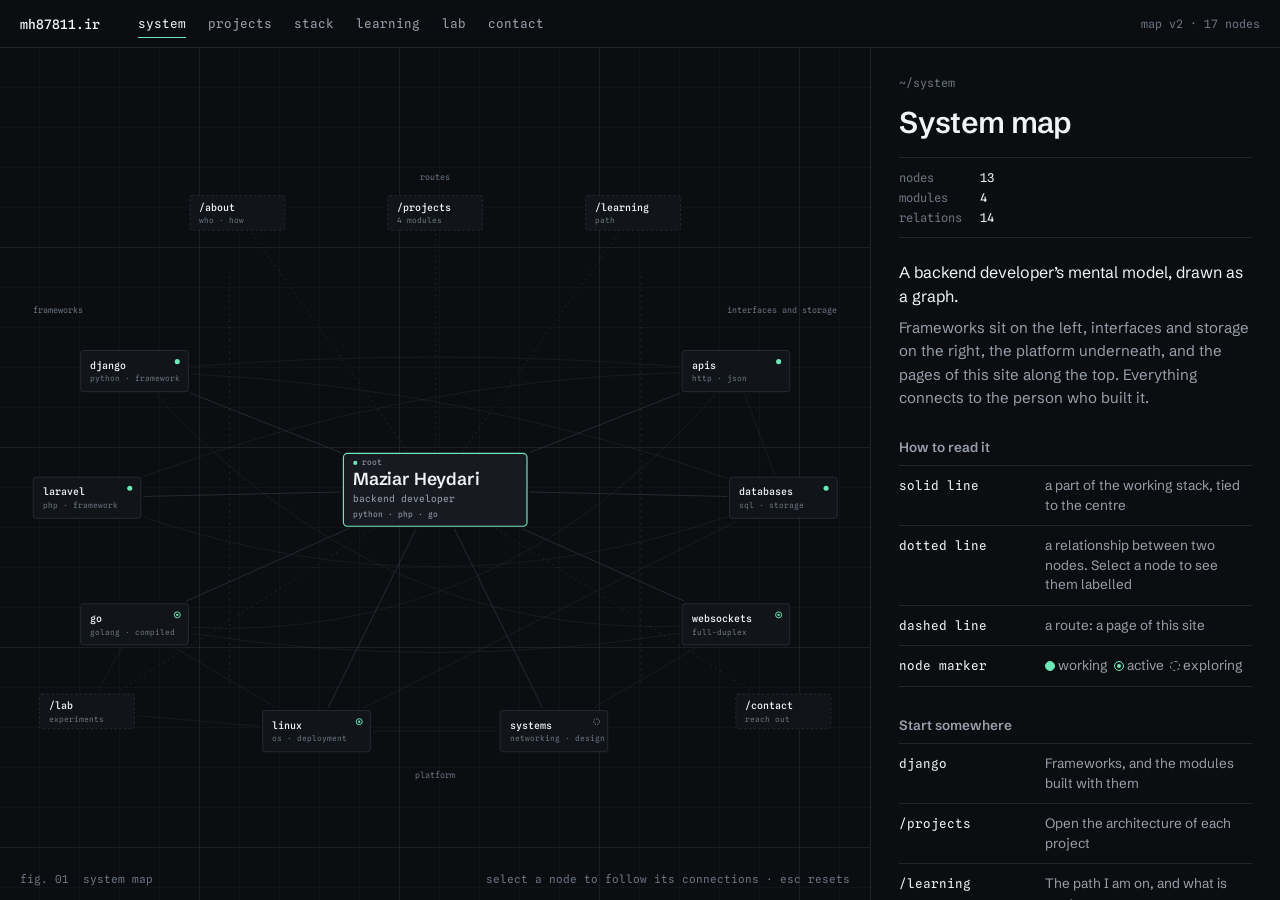
<file: system architecture/system-architecture-portfolio.html>
<!DOCTYPE html>
<html lang="en">
<head>
<meta charset="utf-8">
<meta name="viewport" content="width=device-width, initial-scale=1, viewport-fit=cover">
<title>Maziar Heydari — system map</title>
<link rel="preconnect" href="https://fonts.googleapis.com">
<link rel="preconnect" href="https://fonts.gstatic.com" crossorigin>
<link href="https://fonts.googleapis.com/css2?family=Schibsted+Grotesk:wght@400;500;600&family=Spline+Sans+Mono:wght@400;500&display=swap" rel="stylesheet">
<style>
:root, :root[data-theme="dark"]{
  --bg:#0B0D10; --surface:#111419; --surface2:#171A20;
  --line:#20252D; --line2:#2C333D;
  --text:#F1F3F5; --muted:#9AA1AC; --dim:#6B7480;
  --accent:#6EE7B7;
  --grid:rgba(255,255,255,.028); --grid2:rgba(255,255,255,.05);
  --sans:'Schibsted Grotesk',ui-sans-serif,system-ui,-apple-system,'Segoe UI',Roboto,sans-serif;
  --mono:'Spline Sans Mono',ui-monospace,SFMono-Regular,Menlo,Consolas,monospace;
  color-scheme:dark;
}
:root[data-theme="light"]{
  --bg:#F4F5F3; --surface:#FFFFFF; --surface2:#ECEEEB;
  --line:#DADDD8; --line2:#C3C8C1;
  --text:#14171A; --muted:#4F5660; --dim:#78808A;
  --accent:#0A7A53;
  --grid:rgba(0,0,0,.035); --grid2:rgba(0,0,0,.06);
  color-scheme:light;
}
*{box-sizing:border-box;margin:0;padding:0}
:root{box-sizing:border-box;padding-top:env(safe-area-inset-top,0px);padding-bottom:env(safe-area-inset-bottom,0px)}
html{height:100%;scroll-padding-top:env(safe-area-inset-top,0px);background:var(--bg)}
body{height:100%;background:var(--bg);color:var(--text);font:400 15px/1.55 var(--sans);display:grid;grid-template-rows:auto minmax(0,1fr);overflow:hidden;-webkit-font-smoothing:antialiased}
button{font:inherit;color:inherit;cursor:pointer}
a{color:inherit}
:focus-visible{outline:2px solid var(--accent);outline-offset:2px}

/* top bar */
.bar{display:flex;align-items:center;gap:28px;height:48px;padding:0 20px;border-bottom:1px solid var(--line)}
.brand{font:500 13px var(--mono);color:var(--text);text-decoration:none;white-space:nowrap}
.bar nav{display:flex;gap:2px;min-width:0}
.bar nav button{position:relative;flex:none;white-space:nowrap;background:none;border:0;padding:6px 10px;font:400 12.5px var(--mono);color:var(--muted)}
.bar nav button:hover{color:var(--text)}
.bar nav button[aria-current="true"]{color:var(--text)}
.bar nav button[aria-current="true"]::after{content:"";position:absolute;left:10px;right:10px;bottom:-1px;height:1px;background:var(--accent)}
.bar .meta{margin-left:auto;font:400 11.5px var(--mono);color:var(--dim);white-space:nowrap}

/* stage */
.stage{display:grid;grid-template-columns:minmax(0,1fr) clamp(380px,32vw,480px);min-height:0}
.map{position:relative;min-width:0;min-height:0;overflow:hidden;
  background-image:
    linear-gradient(var(--grid2) 1px,transparent 1px),
    linear-gradient(90deg,var(--grid2) 1px,transparent 1px),
    linear-gradient(var(--grid) 1px,transparent 1px),
    linear-gradient(90deg,var(--grid) 1px,transparent 1px);
  background-size:200px 200px,200px 200px,40px 40px,40px 40px;
  background-position:-1px -1px}
#svg{position:absolute;inset:0;width:100%;height:100%;display:block}
.cap{position:absolute;bottom:14px;font:400 11px var(--mono);color:var(--dim);pointer-events:none}
.cap.l{left:20px}.cap.r{right:20px}

/* svg: structure */
.zone{font:400 10.5px var(--mono);fill:var(--dim)}
.divider{stroke:var(--line2);stroke-dasharray:2 6;stroke-width:1}

/* svg: edges */
.edge{fill:none;stroke-width:1;transition:opacity .3s,stroke .3s}
.t-core{stroke:var(--line2)}
.t-route{stroke:var(--line2);stroke-dasharray:2 5}
.t-rel{stroke:var(--line2);opacity:.5}
.t-ch,.t-chp{stroke:var(--muted);opacity:.6}
.edge.dim{opacity:.1}
.edge.hide{opacity:0;pointer-events:none}
.edge.on{stroke:var(--accent);opacity:1;stroke-dasharray:3 6;animation:flow 1.2s linear infinite}
@keyframes flow{to{stroke-dashoffset:-18}}
.elabel{font:400 10px var(--mono);fill:var(--accent);opacity:0;text-anchor:middle;paint-order:stroke;stroke:var(--bg);stroke-width:5px;stroke-linejoin:round;transition:opacity .25s;pointer-events:none}
.elabel.on{opacity:1}
.pkt{fill:var(--accent);pointer-events:none}

/* svg: nodes */
.node{cursor:pointer;outline:none;transition:opacity .3s;animation:appear .7s ease backwards;animation-delay:var(--d,0ms)}
@keyframes appear{from{opacity:0}to{opacity:1}}
.nbox{fill:var(--surface);stroke:var(--line2);stroke-width:1;transition:stroke .2s,fill .2s}
.nl{font:500 12.5px var(--mono);fill:var(--text)}
.nm{font:400 9.8px var(--mono);fill:var(--dim);transition:fill .2s}
.k-route .nbox{stroke-dasharray:3 3}
.node:hover .nbox{stroke:var(--muted)}
.node.rel .nbox{stroke:var(--muted)}
.node.sel .nbox{stroke:var(--accent);fill:var(--surface2);stroke-width:1.5}
.node.sel .nm{fill:var(--muted)}
.node:focus-visible .nbox{stroke:var(--accent);stroke-width:2}
.node.dim{opacity:.32}
.node.dim:hover{opacity:.8}
.k-root .nl{font:600 22px var(--sans);letter-spacing:-.01em}
.k-root .role{font:400 12px var(--mono);fill:var(--muted)}
.k-root .nm{font-size:10px}
.beat{fill:var(--accent);animation:beat 3.2s ease-in-out infinite}
@keyframes beat{0%,100%{opacity:.35}50%{opacity:1}}
.g-working{fill:var(--accent)}
.g-active{fill:none;stroke:var(--accent);stroke-width:1.2}
.g-active-in{fill:var(--accent)}
.g-exploring{fill:none;stroke:var(--muted);stroke-width:1.2;stroke-dasharray:1.6 1.6}
.child .inner{transition:opacity .3s,transform .3s}
.child:not(.show){pointer-events:none}
.child:not(.show) .inner{opacity:0;transform:translateY(-6px)}
.child{animation:none}
.k-module .nbox{fill:var(--surface2)}

/* learning overlay */
.lp-path{fill:none;stroke:var(--accent);stroke-width:1.3;stroke-dasharray:5 4;opacity:0;transition:opacity .3s;pointer-events:none}
.lp-badge{opacity:0;transition:opacity .3s;pointer-events:none}
.lp-badge circle{fill:var(--bg);stroke:var(--accent);stroke-width:1}
.lp-badge text{font:500 9.5px var(--mono);fill:var(--accent);text-anchor:middle}
.show.lp-path,.show.lp-badge{opacity:1}

/* inspector */
.inspector{border-left:1px solid var(--line);overflow-y:auto;padding:28px 28px 56px;background:var(--bg);scrollbar-width:thin;scrollbar-color:var(--line2) transparent}
.swap{animation:rise .28s ease both}
@keyframes rise{from{opacity:0;transform:translateY(6px)}to{opacity:1;transform:none}}
.crumb{font:400 11.5px var(--mono);color:var(--dim);margin-bottom:16px;display:flex;flex-wrap:wrap;gap:0 2px}
.crumb button{background:none;border:0;padding:0;color:var(--muted);font:inherit}
.crumb button:hover{color:var(--accent)}
.crumb i{font-style:normal;padding:0 3px}
.title{font:600 30px/1.1 var(--sans);letter-spacing:-.022em;margin-bottom:14px}
.lede{color:var(--text);font-size:16px;line-height:1.5;max-width:46ch;margin-bottom:6px}
p.t{color:var(--muted);max-width:52ch;margin-top:8px}
.kv{display:grid;grid-template-columns:auto 1fr;gap:5px 18px;margin:18px 0 22px;padding:12px 0;border-top:1px solid var(--line);border-bottom:1px solid var(--line);font:400 12px var(--mono)}
.kv dt{color:var(--dim)}.kv dd{color:var(--text);display:flex;align-items:center;gap:7px}
.sec{margin-top:30px}
.sec h2{font:600 13.5px var(--sans);color:var(--muted);margin-bottom:10px;letter-spacing:0}
.rows{border-top:1px solid var(--line)}
.row{display:grid;grid-template-columns:minmax(88px,132px) minmax(0,1fr);gap:14px;align-items:baseline;width:100%;text-align:left;text-decoration:none;background:none;border:0;border-bottom:1px solid var(--line);padding:10px 8px 10px 0;position:relative;color:var(--text)}
.rk{font:400 12.5px var(--mono);color:var(--text);overflow-wrap:anywhere}
.rv{font-size:13.5px;color:var(--muted);line-height:1.45}
.rv small{display:block;font:400 11px var(--mono);color:var(--dim);margin-top:2px}
button.row,a.row{cursor:pointer;transition:background .15s,padding .15s}
button.row:hover,a.row:hover{background:var(--surface);padding-left:10px}
button.row:hover::before,a.row:hover::before{content:"";position:absolute;left:0;top:0;bottom:0;width:2px;background:var(--accent)}
button.row:hover .rk,a.row:hover .rk{color:var(--accent)}
.st{display:inline-block;width:10px;height:10px;border-radius:50%;flex:none;border:1px solid var(--muted);vertical-align:-1px}
.st.s-working{background:var(--accent);border-color:var(--accent)}
.st.s-active{background:var(--accent);border-color:var(--accent);box-shadow:inset 0 0 0 2px var(--bg),inset 0 0 0 5px var(--accent);background:var(--bg)}
.st.s-exploring{border-style:dashed}
.legend{display:flex;flex-wrap:wrap;gap:6px 18px;font:400 11.5px var(--mono);color:var(--muted);margin-top:12px}
.legend span{display:inline-flex;align-items:center;gap:7px}

/* module diagram */
.mod{border:1px solid var(--line2);background:var(--surface)}
.mod-h{display:flex;justify-content:space-between;gap:12px;padding:8px 12px;border-bottom:1px solid var(--line2);font:400 11px var(--mono);color:var(--dim)}
.mod ol{list-style:none;position:relative}
.mod ol::before{content:"";position:absolute;left:15px;top:20px;bottom:20px;width:1px;background:var(--line2)}
.mod li{position:relative;padding:10px 12px 10px 36px;border-bottom:1px solid var(--line)}
.mod li:last-child{border-bottom:0}
.mod li::before{content:"";position:absolute;left:11px;top:17px;width:9px;height:9px;border-radius:50%;background:var(--surface);border:1px solid var(--muted);animation:hit .9s ease both;animation-delay:calc(var(--i)*200ms + 250ms)}
@keyframes hit{0%{background:var(--surface);border-color:var(--muted)}35%{background:var(--accent);border-color:var(--accent)}100%{background:var(--surface);border-color:var(--muted)}}
.mod .ln{display:block;font:500 12.5px var(--mono)}
.mod .ld{display:block;font-size:13px;color:var(--muted)}
.note{font:400 11.5px var(--mono);color:var(--dim);margin-top:8px}
.tech{display:flex;flex-wrap:wrap;font:400 12.5px var(--mono);border:1px solid var(--line);}
.tech span{padding:6px 12px;border-right:1px solid var(--line);margin:-1px 0 0 0}
.tech span:last-child{border-right:0}
.dec{list-style:none;border-top:1px solid var(--line)}
.dec li{padding:12px 0;border-bottom:1px solid var(--line)}
.dec b{display:block;font-weight:600;font-size:14px;margin-bottom:2px}
.dec span{color:var(--muted);font-size:13.5px}

/* learning path */
.lp{list-style:none;position:relative;margin-left:5px;padding-left:24px}
.lp::before{content:"";position:absolute;left:5px;top:14px;bottom:20px;width:1px;background:var(--line2)}
.lp>li{position:relative;padding:4px 0 16px}
.lp>li>.st{position:absolute;left:-24px;top:9px;background:var(--bg)}
.lp>li>.st.s-working{background:var(--accent)}
.lp>li>.st.s-active{background:var(--bg)}
.lp-root{font:400 12px var(--mono);color:var(--dim);margin:0 0 6px 5px}
.lp button.pn{display:flex;align-items:baseline;gap:10px;background:none;border:0;padding:0;text-align:left}
.lp button.pn:hover .nm2{color:var(--accent)}
.nm2{font:500 14px var(--mono)}
.ns{font:400 11px var(--mono);color:var(--dim)}
.lp .what{font-size:13px;color:var(--muted);margin:2px 0 6px}
.leaves{display:flex;flex-wrap:wrap;gap:4px 14px;font:400 11.5px var(--mono);color:var(--dim)}
.leaves span{position:relative;padding-left:14px}
.leaves span::before{content:"";position:absolute;left:0;top:.62em;width:8px;height:1px;background:var(--line2)}

/* mobile tree */
.tree{display:none}
.trow{position:relative;display:flex;align-items:baseline;gap:10px;width:100%;text-align:left;background:none;border:0;border-bottom:1px solid var(--line);padding:13px 0;color:var(--text);font:500 14px var(--mono)}
.trow .tm{margin-left:auto;font:400 11.5px var(--mono);color:var(--dim);text-align:right}
.trow[aria-expanded="true"]{color:var(--accent)}
.trow.root{font:600 20px var(--sans);letter-spacing:-.015em;flex-wrap:wrap}
.trow.root .tm{margin-left:0;flex-basis:100%;font:400 12px var(--mono)}
.tg{margin:20px 0 0 4px;padding-left:18px;border-left:1px solid var(--line2)}
.tgl{font:400 11px var(--mono);color:var(--dim);margin:0 0 2px}
.tg .trow::before{content:"";position:absolute;left:-18px;top:50%;width:12px;height:1px;background:var(--line2)}
.tbody{padding:14px 0 26px;border-bottom:1px solid var(--line)}
.tbody .kv{margin-top:8px}

/* mobile */
@media (max-width:860px){
  body{overflow:hidden}
  .bar{gap:12px;padding:0 12px}
  .bar nav{overflow-x:auto;scrollbar-width:none;flex:1}
  .bar nav::-webkit-scrollbar{display:none}
  .bar .meta{display:none}
  .stage{display:block;overflow-y:auto;-webkit-overflow-scrolling:touch}
  .map,.inspector{display:none}
  .tree{display:block;padding:20px 16px 56px;max-width:640px;margin:0 auto}
  .title{font-size:26px}
  .row{grid-template-columns:minmax(80px,112px) minmax(0,1fr)}
}
@media (prefers-reduced-motion:reduce){
  *,*::before,*::after{animation:none!important;transition:none!important}
}
</style>
</head>
<body>

<header class="bar">
  <a class="brand" href="#/system" data-go="system">mh87811.ir</a>
  <nav id="nav" aria-label="Sections"></nav>
  <span class="meta" id="meta"></span>
</header>

<main class="stage">
  <section class="map" id="map" aria-label="System map">
    <svg id="svg" viewBox="0 0 1100 800" preserveAspectRatio="xMidYMid meet" role="group" aria-label="Interactive system architecture of Maziar Heydari's work"></svg>
    <div class="cap l">fig. 01 &nbsp;system map</div>
    <div class="cap r">select a node to follow its connections · esc resets</div>
  </section>
  <aside class="inspector" id="inspector" aria-label="Node details"></aside>
  <section class="tree" id="tree" aria-label="System outline"></section>
</main>

<noscript><p style="padding:24px;font-family:sans-serif">This page needs JavaScript to draw the system map.</p></noscript>

<script>
(function(){
'use strict';

/* ---------- helpers ---------- */
const $ = (s,r=document)=>r.querySelector(s);
const $$ = (s,r=document)=>Array.from(r.querySelectorAll(s));
const NS = 'http://www.w3.org/2000/svg';
const el = (t,a,p)=>{const e=document.createElementNS(NS,t);if(a)for(const k in a)e.setAttribute(k,a[k]);if(p)p.appendChild(e);return e;};
const reduce = window.matchMedia('(prefers-reduced-motion: reduce)').matches;

/* ---------- content: projects ---------- */
const P = {
  'gin-auth':{
    title:'Gin-Auth', kind:'Authentication service', stack:'Go / Gin', primary:'go', related:['go','apis'],
    overview:'A standalone authentication service. It registers users, issues and refreshes JWTs, and verifies tokens for other services.',
    layers:[['HTTP Layer','Gin router and handlers'],['Auth Middleware','Token verification before any handler runs'],['JWT','Issue, refresh and revoke tokens'],['User Management','Accounts and credentials']],
    tech:['Go','Gin','JWT','SQL database'],
    repo:'github.com/mh87811/gin-auth',
    decisions:[
      ['Short-lived access tokens','Access tokens expire quickly. The refresh token is the only long-lived credential, and it can be revoked.'],
      ['Verification lives in middleware','Handlers receive an authenticated user from the request context and never parse tokens themselves.'],
      ['Passwords are hashed, never stored','A slow, salted hash is used. Credentials never appear in logs or responses.']
    ]
  },
  'django-market':{
    title:'Django-Market', kind:'E-commerce backend', stack:'Django / DRF', primary:'django', related:['django','apis','databases'],
    overview:'A storefront backend: catalog, cart, checkout and order history, exposed through a REST API.',
    layers:[['HTTP Layer','DRF viewsets and routers'],['Catalog','Products, categories and stock'],['Orders','Cart, checkout and order lifecycle'],['Persistence','Django ORM and migrations']],
    tech:['Python','Django','Django REST Framework','SQL database'],
    repo:'github.com/mh87811/django-market',
    decisions:[
      ['Prices are snapshotted at checkout','An order keeps the price it was sold at, so later catalog edits never rewrite history.'],
      ['Stock changes happen in transactions','Checkout locks the affected rows so two buyers cannot take the last item.'],
      ['Business rules live in service functions','Viewsets validate and serialize. Order rules sit in plain functions that are easy to test.']
    ]
  },
  'django-chat':{
    title:'Django-Chat', kind:'Real-time chat service', stack:'Django / Channels', primary:'django', related:['django','websockets'],
    overview:'A real-time chat service with rooms, live delivery over WebSockets and persistent message history.',
    layers:[['WebSocket Layer','Channels consumers'],['Auth','Session check during the handshake'],['Rooms','Channel-layer groups and fan-out'],['Persistence','Messages and history']],
    tech:['Python','Django','Django Channels','WebSockets'],
    repo:'github.com/mh87811/django-chat',
    decisions:[
      ['Authenticate on connect','The handshake is rejected unless the session is valid. There are no anonymous sockets.'],
      ['Persist, then broadcast','A message is saved before it is sent to the room, so history and the live view never disagree.'],
      ['REST for history, WebSocket for live','Clients load past messages over HTTP and use the socket only for new events.']
    ]
  },
  'portfolio':{
    title:'Portfolio', kind:'Personal site', stack:'Django / HTML / CSS / JS', primary:'django', related:['django'],
    overview:'The site you are on. It turns the way I think about backend systems into something you can explore.',
    layers:[['Templates','The HTML shell'],['Views','Django routes'],['Content','Project, stack and learning data'],['Static','CSS and JavaScript for this map']],
    tech:['Django','HTML','CSS','JavaScript'],
    repo:'github.com/mh87811/portfolio',
    decisions:[
      ['Content is data','Projects, stack and learning paths are structured records. The interface is generated from them.'],
      ['One content model, two views','The graph on desktop and the outline on mobile render the same data.'],
      ['No front-end framework','Plain HTML, CSS and a small amount of JavaScript keep the page light.']
    ]
  }
};

/* ---------- content: tech nodes ---------- */
const TECH = {
  django:{lede:'The framework most of my work starts from. Its conventions keep a large codebase predictable.',
    concepts:[['drf','serializers, viewsets, permissions and throttling'],['orm','querysets, select_related and prefetch_related, migrations'],['channels','consumers and channel layers for WebSockets'],['admin','an internal operations tool, not a public surface'],['testing','API client tests against a real test database']]},
  laravel:{lede:'Expressive PHP for server-rendered apps and JSON APIs, with a strong request pipeline.',
    concepts:[['eloquent','relations, scopes and eager loading'],['middleware','the request pipeline: auth, throttling, CORS'],['form requests','validation kept out of controllers'],['queues','jobs and workers for slow or retryable work'],['artisan','commands for maintenance and one-off scripts']]},
  go:{lede:'Small, fast services that compile to one binary. I reach for it when I want explicit control over concurrency and failure.',
    concepts:[['goroutines','concurrent work with channels and sync primitives'],['net/http, gin','routing and middleware chains'],['context','cancellation and deadlines through every call'],['errors','explicit returns, wrapped with context'],['deploy','one static binary behind a reverse proxy']]},
  apis:{lede:'Every service here is, first, a contract. I design the contract before the handler.',
    concepts:[['resources','nouns, relations and predictable URLs'],['errors','one error shape, stable codes, useful messages'],['pagination','cursor or page based, never an unbounded list'],['auth','JWT and session flows, checked in middleware'],['idempotency','safe retries for the writes that matter']]},
  databases:{lede:'Most backend problems are data problems. I model the data first and let the code follow.',
    concepts:[['schema','constraints in the database, not only in code'],['indexes','reading query plans before adding one'],['transactions','isolation levels and what they actually guarantee'],['migrations','small, reversible, safe on live data'],['n+1','finding and removing hidden query loops']]},
  websockets:{lede:'Long-lived connections turn a request/response service into a stateful one. Most of the care goes into the edges.',
    concepts:[['handshake','authenticate before the connection is accepted'],['rooms','group membership and fan-out'],['heartbeat','ping and pong, timeouts, reconnect behaviour'],['backpressure','a slow consumer must not stall everyone else'],['history','REST for the past, WebSocket for the present']]},
  linux:{lede:'The machine every service ends up on. Knowing it makes failures easier to read.',
    concepts:[['systemd','units, restarts and logs through journald'],['nginx','reverse proxy, TLS termination, static files'],['processes','signals, limits and graceful shutdown'],['permissions','users, groups and least privilege'],['shell','small scripts for repeatable chores']]},
  systems:{lede:'The layer between a service and everything it talks to: networks, protocols, and the trade-offs of putting pieces together.',
    concepts:[['tcp / ip','connections, ports, what happens on the wire'],['dns and tls','resolution, certificates and handshakes'],['load balancing','spreading requests, health checks'],['caching','where it helps, and how it goes stale'],['architecture','boundaries, queues and failure modes']]}
};

const LAB = [
  ['ws-hub','Go','working','In-memory pub/sub hub for WebSocket rooms'],
  ['token-bucket','Go','sketch','Rate-limiting middleware for Gin'],
  ['tcp-echo','Go','working','A raw TCP server, to see framing and half-open connections'],
  ['explain-notes','SQL','notes','Notes on reading EXPLAIN output'],
  ['nginx-lab','Linux','notes','Reverse proxy and TLS configs, tested in a throwaway VM']
];

const LEARN = [
  {id:'django', name:'django', s:'working', what:'DRF, Channels, query tuning', next:['async views','caching strategies']},
  {id:'laravel', name:'laravel', s:'working', what:'Eloquent, queues, request pipeline', next:['queue workers','package design']},
  {id:'go', name:'go', s:'active', what:'Services, concurrency, tooling', next:['concurrency patterns','generics','profiling with pprof']},
  {id:'systems', name:'networking', s:'active', what:'How packets, connections and names work', next:['tcp internals','tls handshakes','dns']},
  {id:'linux', name:'linux', s:'active', what:'Running and debugging services', next:['namespaces and cgroups','systemd hardening','observability']},
  {id:'systems', name:'systems', s:'exploring', what:'Design across service boundaries', next:['queues and caching','distributed failure modes']}
];
const LEARN_PATH = ['django','laravel','go','linux','systems'];

/* ---------- graph model ---------- */
const N = {};
const add = o => { N[o.id] = Object.assign({w:136,h:52}, o); };
add({id:'center',title:'Maziar Heydari',kind:'root',x:550,y:420,w:232,h:92});
add({id:'django',title:'Django',label:'django',sub:'python · framework',kind:'framework',x:170,y:270,state:'working'});
add({id:'laravel',title:'Laravel',label:'laravel',sub:'php · framework',kind:'framework',x:110,y:430,state:'working'});
add({id:'go',title:'Go',label:'go',sub:'golang · compiled',kind:'framework',x:170,y:590,state:'active'});
add({id:'apis',title:'APIs',label:'apis',sub:'http · json',kind:'interface',x:930,y:270,state:'working'});
add({id:'databases',title:'Databases',label:'databases',sub:'sql · storage',kind:'datastore',x:990,y:430,state:'working'});
add({id:'websockets',title:'WebSockets',label:'websockets',sub:'full-duplex',kind:'interface',x:930,y:590,state:'active'});
add({id:'linux',title:'Linux',label:'linux',sub:'os · deployment',kind:'platform',x:400,y:725,state:'active'});
add({id:'systems',title:'Systems',label:'systems',sub:'networking · design',kind:'platform',x:700,y:725,state:'exploring'});
add({id:'about',title:'About',label:'/about',sub:'who · how',kind:'route',x:300,y:70,w:120,h:44});
add({id:'projects',title:'Projects',label:'/projects',sub:Object.keys(P).length+' modules',kind:'route',x:550,y:70,w:120,h:44});
add({id:'learning',title:'Learning',label:'/learning',sub:'path',kind:'route',x:800,y:70,w:120,h:44});
add({id:'lab',title:'Lab',label:'/lab',sub:'experiments',kind:'route',x:110,y:700,w:120,h:44});
add({id:'contact',title:'Contact',label:'/contact',sub:'reach out',kind:'route',x:990,y:700,w:120,h:44});
const CHILD_X = {'gin-auth':355,'django-market':482,'django-chat':618,'portfolio':745};
const CHILD_SUB = {'gin-auth':'go · gin','django-market':'django · drf','django-chat':'django · channels','portfolio':'site · django'};
Object.keys(P).forEach(id=>add({id:id,title:P[id].title,label:id,sub:CHILD_SUB[id],kind:'module',child:true,x:CHILD_X[id],y:215,w:116,h:40}));

const TECH_IDS = ['django','laravel','go','apis','databases','websockets','linux','systems'];
const ROUTE_IDS = ['about','projects','learning','lab','contact'];
const isTech = id => TECH_IDS.indexOf(id) > -1;

const E = [];
TECH_IDS.forEach(id=>E.push({a:'center',b:id,t:'core'}));
ROUTE_IDS.forEach(id=>E.push({a:'center',b:id,t:'route'}));
[
  ['django','apis','DRF',-30],
  ['django','databases','ORM',-60],
  ['django','websockets','Channels',190],
  ['laravel','apis','resources',-70],
  ['laravel','databases','Eloquent',150],
  ['go','apis','Gin, net/http',200],
  ['go','websockets','goroutines',60],
  ['go','linux','static binary',0],
  ['linux','databases','hosts',0],
  ['linux','systems','sockets, tcp',0],
  ['websockets','systems','tcp',0],
  ['apis','databases','queries',0],
  ['lab','go','experiments',0],
  ['lab','linux','experiments',0]
].forEach(r=>E.push({a:r[0],b:r[1],t:'rel',l:r[2],bend:r[3]}));
Object.keys(P).forEach(id=>{
  E.push({a:id,b:'projects',t:'ch',ctrl:'up'});
  E.push({a:id,b:P[id].primary,t:'chp',ctrl:'down'});
});

/* ---------- geometry ---------- */
function clip(n,tx,ty){
  const pad=3, dx=tx-n.x, dy=ty-n.y;
  const k=Math.min(dx?(n.w/2+pad)/Math.abs(dx):1e9, dy?(n.h/2+pad)/Math.abs(dy):1e9);
  return [n.x+dx*k, n.y+dy*k];
}
function geom(e){
  const A=N[e.a], B=N[e.b];
  let cx,cy;
  if(e.ctrl==='down'){cx=A.x;cy=Math.max(A.y+55,B.y);}
  else if(e.ctrl==='up'){cx=A.x;cy=B.y+80;}
  else{
    const mx=(A.x+B.x)/2,my=(A.y+B.y)/2,dx=B.x-A.x,dy=B.y-A.y,len=Math.hypot(dx,dy)||1,bend=e.bend||0;
    cx=mx+(-dy/len)*bend;cy=my+(dx/len)*bend;
  }
  const s=clip(A,cx,cy), t=clip(B,cx,cy);
  const f=v=>v.toFixed(1);
  return {
    d:'M'+f(s[0])+' '+f(s[1])+'Q'+f(cx)+' '+f(cy)+' '+f(t[0])+' '+f(t[1]),
    lx:.25*s[0]+.5*cx+.25*t[0], ly:.25*s[1]+.5*cy+.25*t[1]
  };
}

/* ---------- build svg ---------- */
const svg=$('#svg');
const gZones=el('g',null,svg), gEdges=el('g',null,svg), gPath=el('g',null,svg), gPkt=el('g',null,svg), gNodes=el('g',null,svg), gLabels=el('g',null,svg);

[[290,150,290,665],[810,150,810,665]].forEach(l=>el('line',{class:'divider',x1:l[0],y1:l[1],x2:l[2],y2:l[3]},gZones));
[['frameworks',42,196,'start'],['interfaces and storage',1058,196,'end'],['platform',550,784,'middle'],['routes',550,28,'middle']].forEach(z=>{
  const t=el('text',{class:'zone',x:z[1],y:z[2],'text-anchor':z[3]},gZones);t.textContent=z[0];
});

const edgeEls=[];
E.forEach((e,i)=>{
  const g=geom(e);
  const path=el('path',{class:'edge t-'+e.t,d:g.d},gEdges);
  let label=null;
  if(e.l){label=el('text',{class:'elabel',x:g.lx.toFixed(1),y:(g.ly-7).toFixed(1)},gLabels);label.textContent=e.l;}
  edgeEls.push({e:e,i:i,path:path,label:label});
});

/* learning overlay */
const lpPaths=[];
for(let i=0;i<LEARN_PATH.length-1;i++){
  const g=geom({a:LEARN_PATH[i],b:LEARN_PATH[i+1],bend:0});
  lpPaths.push(el('path',{class:'lp-path',d:g.d},gPath));
}
const lpBadges=LEARN_PATH.map((id,i)=>{
  const n=N[id];
  const b=el('g',{class:'lp-badge',transform:'translate('+(n.x-n.w/2)+' '+(n.y-n.h/2)+')'},gLabels);
  el('circle',{r:9},b);
  const t=el('text',{y:3.4},b);t.textContent=String(i+1);
  return b;
});

/* nodes */
const nodeEls={};
const stateGlyph=(g,s,x,y)=>{
  if(s==='working') el('circle',{class:'g-working',cx:x,cy:y,r:3.2},g);
  else if(s==='active'){el('circle',{class:'g-active',cx:x,cy:y,r:3.8},g);el('circle',{class:'g-active-in',cx:x,cy:y,r:1.5},g);}
  else if(s==='exploring') el('circle',{class:'g-exploring',cx:x,cy:y,r:3.6},g);
};
Object.keys(N).forEach((id,idx)=>{
  const n=N[id];
  const g=el('g',{class:'node k-'+n.kind+(n.child?' child':''),transform:'translate('+n.x+' '+n.y+')',tabindex:n.child?-1:0,role:'button','data-id':id},gNodes);
  const d=Math.hypot(n.x-550,n.y-420);
  g.style.setProperty('--d',Math.round(d*1.1)+'ms');
  const inner=el('g',{class:'inner'},g);
  el('rect',{class:'nbox',x:-n.w/2,y:-n.h/2,width:n.w,height:n.h,rx:n.kind==='root'?5:3},inner);
  if(n.kind==='root'){
    el('circle',{class:'beat',cx:-104+3,cy:-34,r:2.6},inner);
    const r=el('text',{class:'nm',x:-92,y:-31},inner);r.textContent='root';
    const a=el('text',{class:'nl',x:-104,y:-6},inner);a.textContent='Maziar Heydari';
    const b=el('text',{class:'role',x:-104,y:16},inner);b.textContent='backend developer';
    const c=el('text',{class:'nm',x:-104,y:34},inner);c.textContent='python · php · go';
    g.setAttribute('aria-label','Maziar Heydari, backend developer. Show system overview.');
  }else{
    const a=el('text',{class:'nl',x:-n.w/2+12,y:n.child?-2:-3},inner);a.textContent=n.label;
    const b=el('text',{class:'nm',x:-n.w/2+12,y:n.child?12:13},inner);b.textContent=n.sub;
    if(n.state) stateGlyph(inner,n.state,n.w/2-14,-n.h/2+14);
    g.setAttribute('aria-label',n.title+(n.state?' ('+n.state+')':'')+', '+n.kind);
  }
  nodeEls[id]=g;
  g.addEventListener('click',()=>go(id==='center'?'system':id));
  g.addEventListener('keydown',ev=>{if(ev.key==='Enter'||ev.key===' '){ev.preventDefault();go(id==='center'?'system':id);}});
  g.addEventListener('mouseenter',()=>{hov=id;paint();});
  g.addEventListener('mouseleave',()=>{hov=null;paint();});
  g.addEventListener('focus',()=>{hov=id;paint();});
  g.addEventListener('blur',()=>{hov=null;paint();});
});

/* ---------- state & painting ---------- */
let sel='system', hov=null;
const VALID = id => id==='system'||id==='stack'||!!N[id]&&id!=='center';

function visChildren(){
  const s=new Set();
  if(sel==='projects'||P[sel]) Object.keys(P).forEach(k=>s.add(k));
  else Object.keys(P).forEach(k=>{if(P[k].primary===sel) s.add(k);});
  return s;
}
function edgeHidden(e,vis){
  if(e.t==='ch') return !(sel==='projects'||!!P[sel]);
  if(e.t==='chp') return !vis.has(e.a);
  return false;
}
function paint(){
  const vis=visChildren();
  let f=sel;
  if(hov && hov!=='center' && !(P[hov]&&!vis.has(hov))) f=hov;
  const isSys=f==='system', isStack=f==='stack', isLearn=f==='learning';
  const on=new Set(), keep=new Set([sel,f,'center']);

  if(isStack){
    TECH_IDS.forEach(i=>keep.add(i));
    edgeEls.forEach(x=>{if(x.e.t==='core') on.add(x.i);});
  }else if(isLearn){
    LEARN_PATH.forEach(i=>keep.add(i));
  }else if(!isSys){
    edgeEls.forEach(x=>{
      if(edgeHidden(x.e,vis)) return;
      if(x.e.a===f||x.e.b===f){on.add(x.i);keep.add(x.e.a);keep.add(x.e.b);}
    });
    if(f==='projects'||P[f]) vis.forEach(k=>{keep.add(k);keep.add(P[k].primary);});
  }
  if(isSys) Object.keys(N).forEach(k=>keep.add(k));

  edgeEls.forEach(x=>{
    const hide=edgeHidden(x.e,vis), isOn=on.has(x.i)&&!hide;
    x.path.classList.toggle('hide',hide);
    x.path.classList.toggle('on',isOn);
    x.path.classList.toggle('dim',!isSys&&!isOn&&!hide);
    if(x.label) x.label.classList.toggle('on',isOn);
  });
  Object.keys(nodeEls).forEach(id=>{
    const g=nodeEls[id], n=N[id];
    g.classList.toggle('sel',id===sel||(id==='center'&&sel==='system'));
    g.classList.toggle('rel',keep.has(id)&&id!==sel&&!isSys);
    if(n.child){
      const show=vis.has(id);
      g.classList.toggle('show',show);
      g.setAttribute('tabindex',show?'0':'-1');
      g.setAttribute('aria-hidden',show?'false':'true');
    }
    g.classList.toggle('dim',!isSys&&!keep.has(id)&&!(n.child&&!vis.has(id)));
  });
  const showLp = sel==='learning';
  lpPaths.forEach(p=>p.classList.toggle('show',showLp));
  lpBadges.forEach(b=>b.classList.toggle('show',showLp));
}

/* ---------- inspector content ---------- */
let INLINE=false;
const glyph=s=>'<span class="st s-'+s+'" aria-hidden="true"></span>';
const kv=rows=>'<dl class="kv">'+rows.map(r=>'<dt>'+r[0]+'</dt><dd>'+r[1]+'</dd>').join('')+'</dl>';
const sec=(t,b)=>'<section class="sec"><h2>'+t+'</h2>'+b+'</section>';
const rowsOf=a=>'<div class="rows">'+a.join('')+'</div>';
const rowS=(k,v)=>'<div class="row"><span class="rk">'+k+'</span><span class="rv">'+v+'</span></div>';
const rowB=(id,k,v)=>'<button class="row" data-go="'+id+'"><span class="rk">'+k+'</span><span class="rv">'+v+'</span></button>';
const legendStates='<div class="legend"><span>'+glyph('working')+'working</span><span>'+glyph('active')+'active</span><span>'+glyph('exploring')+'exploring</span></div>';

function head(id,title,kvs){
  const parts=[];
  if(id==='system') parts.push('<span>~/system</span>');
  else{
    parts.push('<button data-go="system">~/system</button>');
    if(P[id]) parts.push('<button data-go="projects">projects</button>');
    parts.push('<span>'+id+'</span>');
  }
  return '<div class="crumb">'+parts.join('<i>/</i>')+'</div>'+((INLINE&&!P[id])?'':'<h1 class="title">'+title+'</h1>')+(kvs?kv(kvs):'');
}
function related(id){
  const out=[];
  E.forEach(e=>{
    if(e.t!=='rel') return;
    if(e.a===id) out.push([e.b,e.l]); else if(e.b===id) out.push([e.a,e.l]);
  });
  return out;
}
function usedIn(id){
  return Object.keys(P).filter(k=>P[k].related.indexOf(id)>-1);
}
function moduleRows(ids){
  return rowsOf(ids.map(k=>rowB(k,k,P[k].kind+'<small>'+P[k].stack+'</small>')));
}

function sysHTML(){
  const nodes=Object.keys(N).filter(k=>!N[k].child&&k!=='center').length;
  const rels=E.filter(e=>e.t==='rel').length;
  return head('system','System map',[['nodes',nodes],['modules',Object.keys(P).length],['relations',rels]])+
    '<p class="lede">A backend developer’s mental model, drawn as a graph.</p>'+
    '<p class="t">Frameworks sit on the left, interfaces and storage on the right, the platform underneath, and the pages of this site along the top. Everything connects to the person who built it.</p>'+
    sec('How to read it',rowsOf([
      rowS('solid line','a part of the working stack, tied to the centre'),
      rowS('dotted line','a relationship between two nodes. Select a node to see them labelled'),
      rowS('dashed line','a route: a page of this site'),
      rowS('node marker',glyph('working')+' working &nbsp;'+glyph('active')+' active &nbsp;'+glyph('exploring')+' exploring')
    ]))+
    sec('Start somewhere',rowsOf([
      rowB('django','django','Frameworks, and the modules built with them'),
      rowB('projects','/projects','Open the architecture of each project'),
      rowB('learning','/learning','The path I am on, and what is next'),
      rowB('about','/about','Who I am and how I work')
    ]));
}
function stackHTML(){
  const grp=(t,ids)=>sec(t,rowsOf(ids.map(i=>rowB(i,i,glyph(N[i].state)+' '+N[i].sub.split(' · ')[0]+'<small>'+TECH[i].lede.split('. ')[0].replace(/\.$/,'')+'</small>'))));
  return head('stack','Stack',[['view','everything, by layer'],['nodes',TECH_IDS.length]])+
    '<p class="lede">What I use, grouped by the layer it sits in.</p>'+legendStates+
    grp('Frameworks',['django','laravel','go'])+grp('Interfaces and storage',['apis','databases','websockets'])+grp('Platform',['linux','systems']);
}
function techHTML(id){
  const n=N[id], c=TECH[id], u=usedIn(id), r=related(id);
  let h=head(id,n.title,[['kind',n.kind],['state',glyph(n.state)+n.state],['links',r.length+1],['used in',u.length+(u.length===1?' module':' modules')]])+
    '<p class="lede">'+c.lede+'</p>'+
    sec('What I work with',rowsOf(c.concepts.map(x=>rowS(x[0],x[1]))));
  if(u.length) h+=sec('Used in',moduleRows(u));
  h+=sec('Connected to',rowsOf([rowB('system','center','Maziar Heydari')].concat(r.map(x=>rowB(x[0],N[x[0]].label,x[1])))));
  return h;
}
function projectsHTML(){
  return head('projects','Projects',[['route','/projects'],['modules',Object.keys(P).length]])+
    '<p class="lede">Each project is a module: a few layers, each with one job.</p>'+
    '<p class="t">Select one to open its architecture, stack and the decisions behind it.</p>'+
    sec('Modules',moduleRows(Object.keys(P)))+
    sec('Built on',rowsOf([rowB('django','django','Django-Market, Django-Chat, Portfolio'),rowB('go','go','Gin-Auth')]));
}
function projectHTML(id){
  const p=P[id];
  return head(id,p.title,[['type',p.kind],['stack',p.stack],['layers',p.layers.length]])+
    '<p class="lede">'+p.overview+'</p>'+
    sec('Architecture','<div class="mod"><div class="mod-h"><span>'+id+'</span><span>'+p.stack+'</span></div><ol>'+
      p.layers.map((l,i)=>'<li style="--i:'+i+'"><span class="ln">'+l[0]+'</span><span class="ld">'+l[1]+'</span></li>').join('')+
      '</ol></div><p class="note">A request passes through the layers from top to bottom.</p>')+
    sec('Technologies','<div class="tech">'+p.tech.map(t=>'<span>'+t+'</span>').join('')+'</div>')+
    sec('Repository','<div class="rows"><a class="row" href="https://'+p.repo+'" target="_blank" rel="noopener noreferrer"><span class="rk">'+p.repo+'</span><span class="rv">Open on GitHub</span></a></div>')+
    sec('Key technical decisions','<ul class="dec">'+p.decisions.map(d=>'<li><b>'+d[0]+'</b><span>'+d[1]+'</span></li>').join('')+'</ul>')+
    sec('Connected to',rowsOf(p.related.map(r=>rowB(r,N[r].label,N[r].sub))));
}
function aboutHTML(){
  return head('about','About',[['route','/about'],['role','backend developer'],['focus','apis · data · services']])+
    '<p class="lede">I’m Maziar Heydari, a backend developer.</p>'+
    sec('What I build','<p class="t" style="margin-top:0">The part of a product people never see but always depend on: the API, the data model and the services behind them. Most of my work is in Python with Django, with Laravel when PHP fits and Go when a service should be small and fast.</p>')+
    sec('What I focus on',rowsOf([rowB('apis','apis','Clear contracts between systems'),rowB('databases','data','Schemas that protect their own integrity'),rowB('websockets','real-time','Connections that survive bad networks'),rowB('linux','operations','Running what I build, on Linux')]))+
    sec('How I approach backend work','<ul class="dec">'+[
      ['Start from the data model','Get the entities and constraints right, and the endpoints become obvious.'],
      ['Keep the HTTP layer thin','Handlers translate. Services decide.'],
      ['Make failure visible','Clear errors, structured logs and health checks, so problems announce themselves.'],
      ['Prefer boring infrastructure','Choose the simplest tool that someone can operate at 3 a.m.']
    ].map(d=>'<li><b>'+d[0]+'</b><span>'+d[1]+'</span></li>').join('')+'</ul>')+
    sec('Next',rowsOf([rowB('projects','/projects','See how these ideas turn into modules'),rowB('learning','/learning','Where I am heading')]));
}
function learningHTML(){
  return head('learning','Learning',[['route','/learning'],['stations',LEARN.length],['direction','toward systems']])+
    '<p class="lede">Learning is a path, not a list.</p>'+
    '<p class="t">Each station is something I use. The branches are what I am pushing into next. The same path is drawn on the map.</p>'+legendStates+
    '<div class="sec"><div class="lp-root">backend</div><ol class="lp">'+
    LEARN.map(l=>'<li><span class="st s-'+l.s+'" aria-hidden="true"></span>'+
      '<button class="pn" data-go="'+l.id+'"><span class="nm2">'+l.name+'</span><span class="ns">'+l.s+'</span></button>'+
      '<div class="what">'+l.what+'</div><div class="leaves">'+l.next.map(n=>'<span>'+n+'</span>').join('')+'</div></li>').join('')+
    '</ol></div>';
}
function labHTML(){
  const r=related('lab');
  return head('lab','Lab',[['route','/lab'],['entries',LAB.length]])+
    '<p class="lede">Small experiments, unfinished on purpose.</p>'+
    '<p class="t">Things I build to understand how something really behaves, before it goes into a project.</p>'+
    sec('Experiments',rowsOf(LAB.map(x=>rowS(x[0],x[3]+'<small>'+x[1]+' · '+x[2]+'</small>'))))+
    sec('Connected to',rowsOf(r.map(x=>rowB(x[0],N[x[0]].label,x[1]))));
}
function contactHTML(){
  return head('contact','Contact',[['route','/contact'],['site','mh87811.ir']])+
    '<p class="lede">The best reason to write is a system you are trying to get right.</p>'+
    sec('Reach me',
      '<div class="rows">'+
      '<a class="row" href="mailto:hello@mh87811.ir"><span class="rk">email</span><span class="rv">hello@mh87811.ir</span></a>'+
      '<a class="row" href="https://github.com/mh87811" target="_blank" rel="noopener noreferrer"><span class="rk">github</span><span class="rv">github.com/mh87811</span></a>'+
      '<a class="row" href="https://mh87811.ir" target="_blank" rel="noopener noreferrer"><span class="rk">site</span><span class="rv">mh87811.ir</span></a>'+
      '</div>');
}
function detail(id){
  if(id==='system') return sysHTML();
  if(id==='stack') return stackHTML();
  if(P[id]) return projectHTML(id);
  if(id==='projects') return projectsHTML();
  if(id==='about') return aboutHTML();
  if(id==='learning') return learningHTML();
  if(id==='lab') return labHTML();
  if(id==='contact') return contactHTML();
  return techHTML(id);
}

/* ---------- nav, inspector, tree ---------- */
const NAV=[['system','system'],['projects','projects'],['stack','stack'],['learning','learning'],['lab','lab'],['contact','contact']];
function navKey(id){
  if(id==='system'||id==='stack'||id==='learning'||id==='lab'||id==='contact') return id;
  if(id==='projects'||P[id]) return 'projects';
  if(isTech(id)) return 'stack';
  return null;
}
function renderNav(){
  const cur=navKey(sel);
  $('#nav').innerHTML=NAV.map(n=>'<button data-go="'+n[0]+'"'+(cur===n[1]?' aria-current="true"':'')+'>'+n[1]+'</button>').join('');
}
function renderInspector(){
  INLINE=false;
  const box=$('#inspector');
  box.innerHTML='<div class="swap">'+detail(sel)+'</div>';
  box.scrollTop=0;
}
const TREE=[
  {row:'system'},{row:'stack'},
  {g:'frameworks',rows:['django','laravel','go']},
  {g:'interfaces and storage',rows:['apis','databases','websockets']},
  {g:'platform',rows:['linux','systems']},
  {g:'routes',rows:['about','projects','learning','lab','contact']}
];
function rowOf(id){return P[id]?'projects':id;}
function trowHTML(id,open){
  let label,meta,cls='trow';
  if(id==='system'){label='Maziar Heydari';meta='backend developer';cls+=' root';}
  else if(id==='stack'){label='stack';meta='all technologies';}
  else{label=N[id].label;meta=N[id].sub;}
  const g=(N[id]&&N[id].state)?glyph(N[id].state):'';
  let h='<button class="'+cls+'" data-tree="'+id+'" aria-expanded="'+(open?'true':'false')+'">'+(g?g+' ':'')+'<span>'+label+'</span><span class="tm">'+meta+'</span></button>';
  if(open){INLINE=true;h+='<div class="tbody swap">'+detail(sel)+'</div>';INLINE=false;}
  return h;
}
function renderTree(){
  const open=rowOf(sel), t=$('#tree');
  const hadFocus=document.activeElement&&document.activeElement.getAttribute&&document.activeElement.getAttribute('data-tree');
  let h='';
  TREE.forEach(x=>{
    if(x.row) h+=trowHTML(x.row,open===x.row);
    else h+='<div class="tg"><div class="tgl">'+x.g+'</div>'+x.rows.map(r=>trowHTML(r,open===r)).join('')+'</div>';
  });
  t.innerHTML=h;
  if(hadFocus){const b=$('[data-tree="'+hadFocus+'"]',t);if(b)b.focus({preventScroll:true});}
}

/* ---------- routing ---------- */
function go(id,opts){
  if(!VALID(id)) id='system';
  sel=id; hov=null;
  paint(); renderNav(); renderInspector(); renderTree();
  try{ if(!(opts&&opts.noHash)) history.replaceState(null,'','#/'+id); }catch(e){}
  if(getComputedStyle($('#tree')).display!=='none'){
    const b=$('[data-tree="'+rowOf(id)+'"]');
    if(b&&id!=='system') b.scrollIntoView({block:'start',behavior:reduce?'auto':'smooth'});
    else if(id==='system') $('.stage').scrollTo({top:0,behavior:reduce?'auto':'smooth'});
  }
}
document.addEventListener('click',ev=>{
  const g=ev.target.closest('[data-go]');
  if(g){ev.preventDefault();go(g.getAttribute('data-go'));return;}
  const t=ev.target.closest('[data-tree]');
  if(t){
    const id=t.getAttribute('data-tree');
    if(t.getAttribute('aria-expanded')==='true'&&id!=='system') go('system');
    else go(id);
  }
});
document.addEventListener('keydown',ev=>{if(ev.key==='Escape'&&sel!=='system') go('system');});
window.addEventListener('hashchange',()=>{
  const m=/^#\/([\w-]+)$/.exec(location.hash);
  if(m&&VALID(m[1])&&m[1]!==sel) go(m[1],{noHash:true});
});

/* ---------- ambient motion: requests passing along spokes ---------- */
function packet(){
  if(reduce||document.hidden) return;
  const pool=edgeEls.filter(x=>x.e.t==='core'&&!x.path.classList.contains('dim'));
  if(!pool.length) return;
  const x=pool[Math.floor(Math.random()*pool.length)], p=x.path;
  let len;try{len=p.getTotalLength();}catch(e){return;}
  const c=el('circle',{class:'pkt',r:2.2,cx:-10,cy:-10},gPkt);
  const rev=Math.random()<.5, t0=performance.now(), dur=1600;
  (function step(t){
    const k=Math.min(1,(t-t0)/dur), pt=p.getPointAtLength((rev?1-k:k)*len);
    c.setAttribute('cx',pt.x);c.setAttribute('cy',pt.y);
    c.style.opacity=String(Math.sin(Math.PI*k)*.9);
    if(k<1) requestAnimationFrame(step); else c.remove();
  })(t0);
}
if(!reduce) setInterval(packet,2800);

/* ---------- init ---------- */
$('#meta').textContent='map v2 · '+Object.keys(N).filter(k=>k!=='center').length+' nodes';
const m0=/^#\/([\w-]+)$/.exec(location.hash||'');
go(m0&&VALID(m0[1])?m0[1]:'system',{noHash:true});
})();
</script>
</body>
</html>
</file>
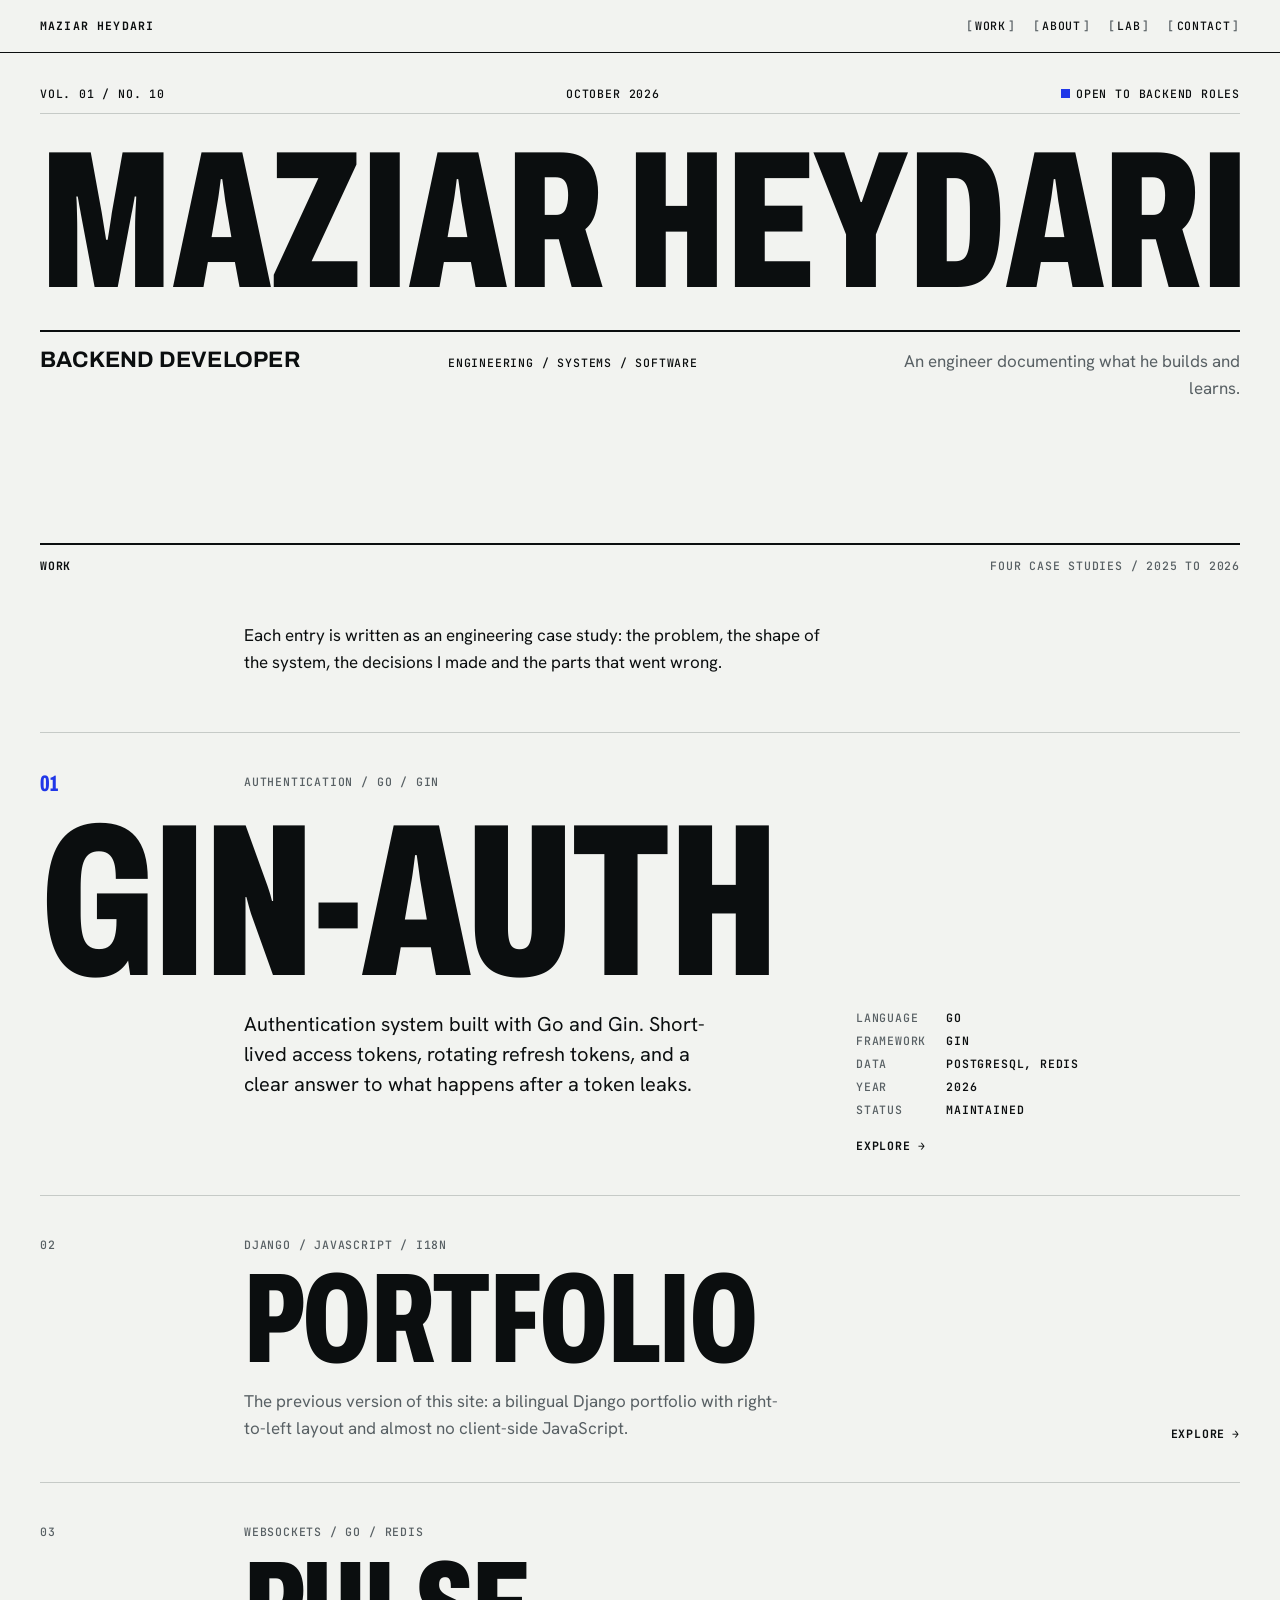
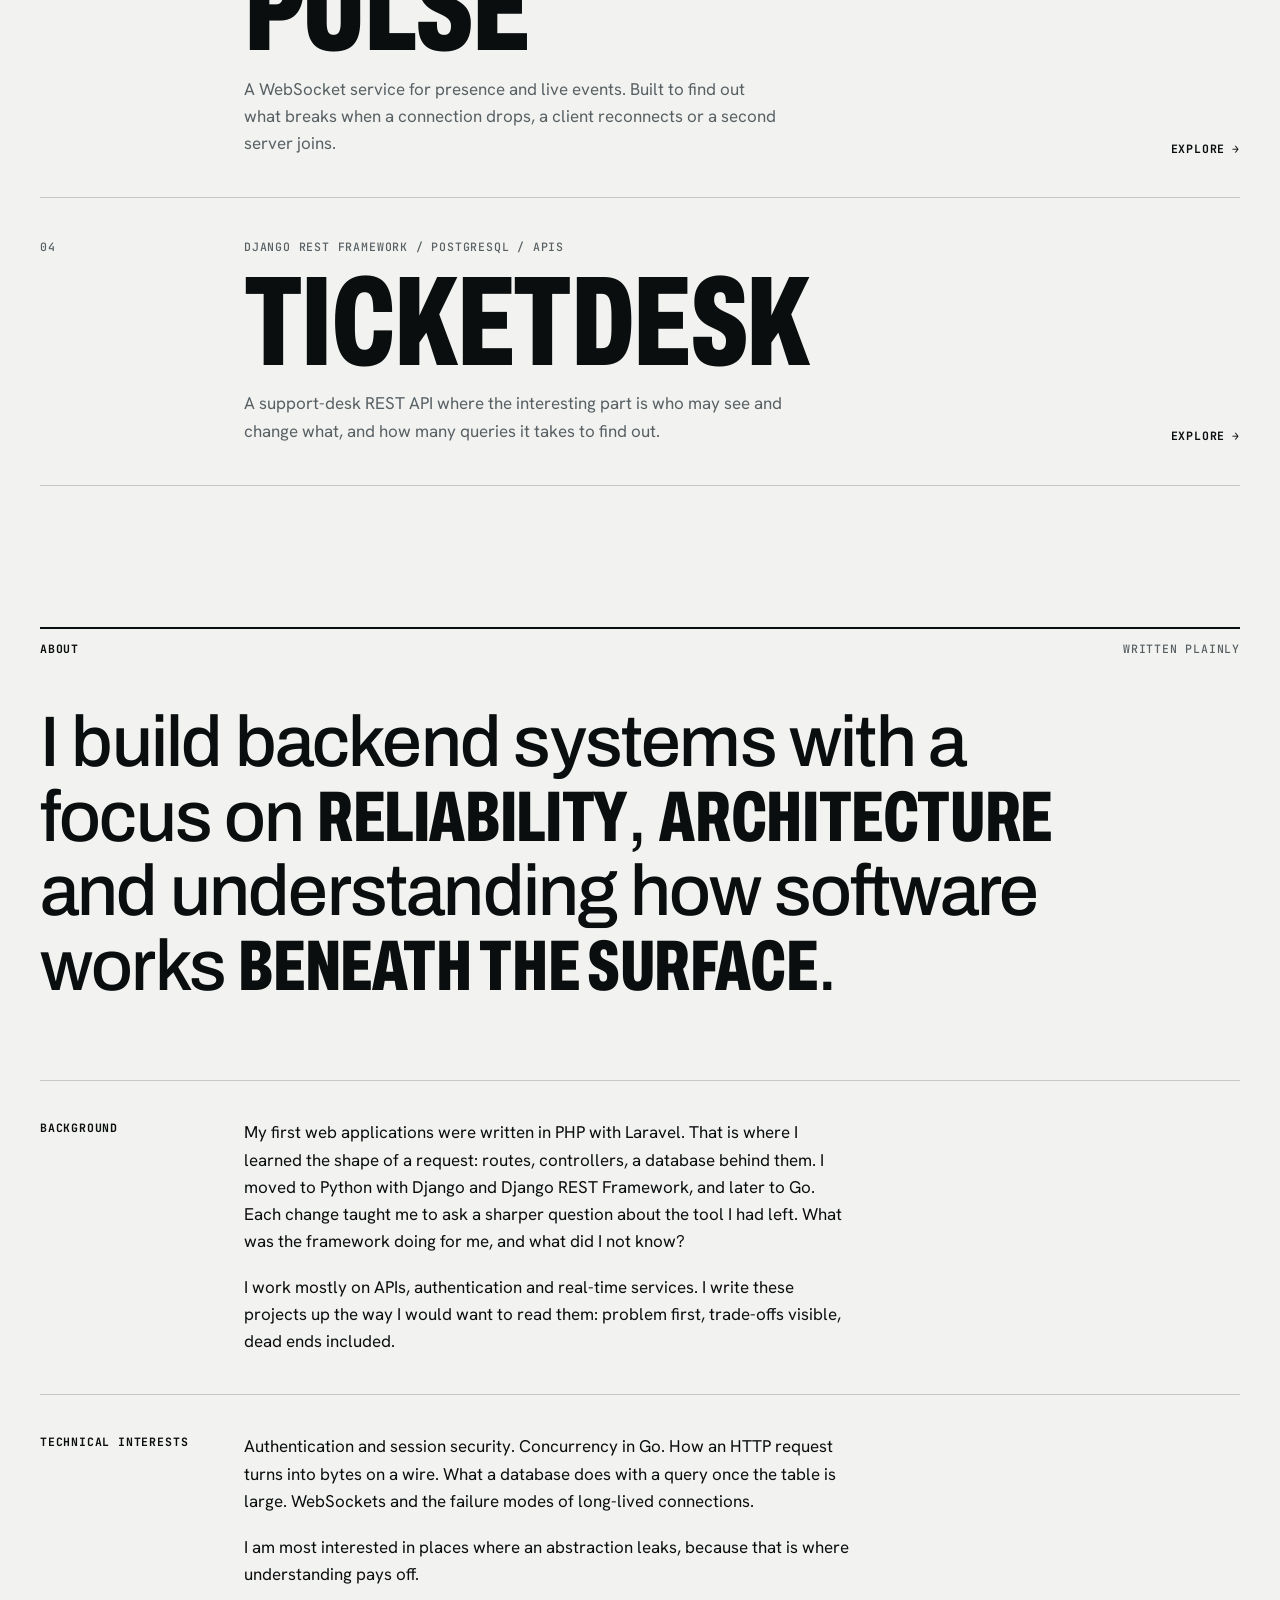
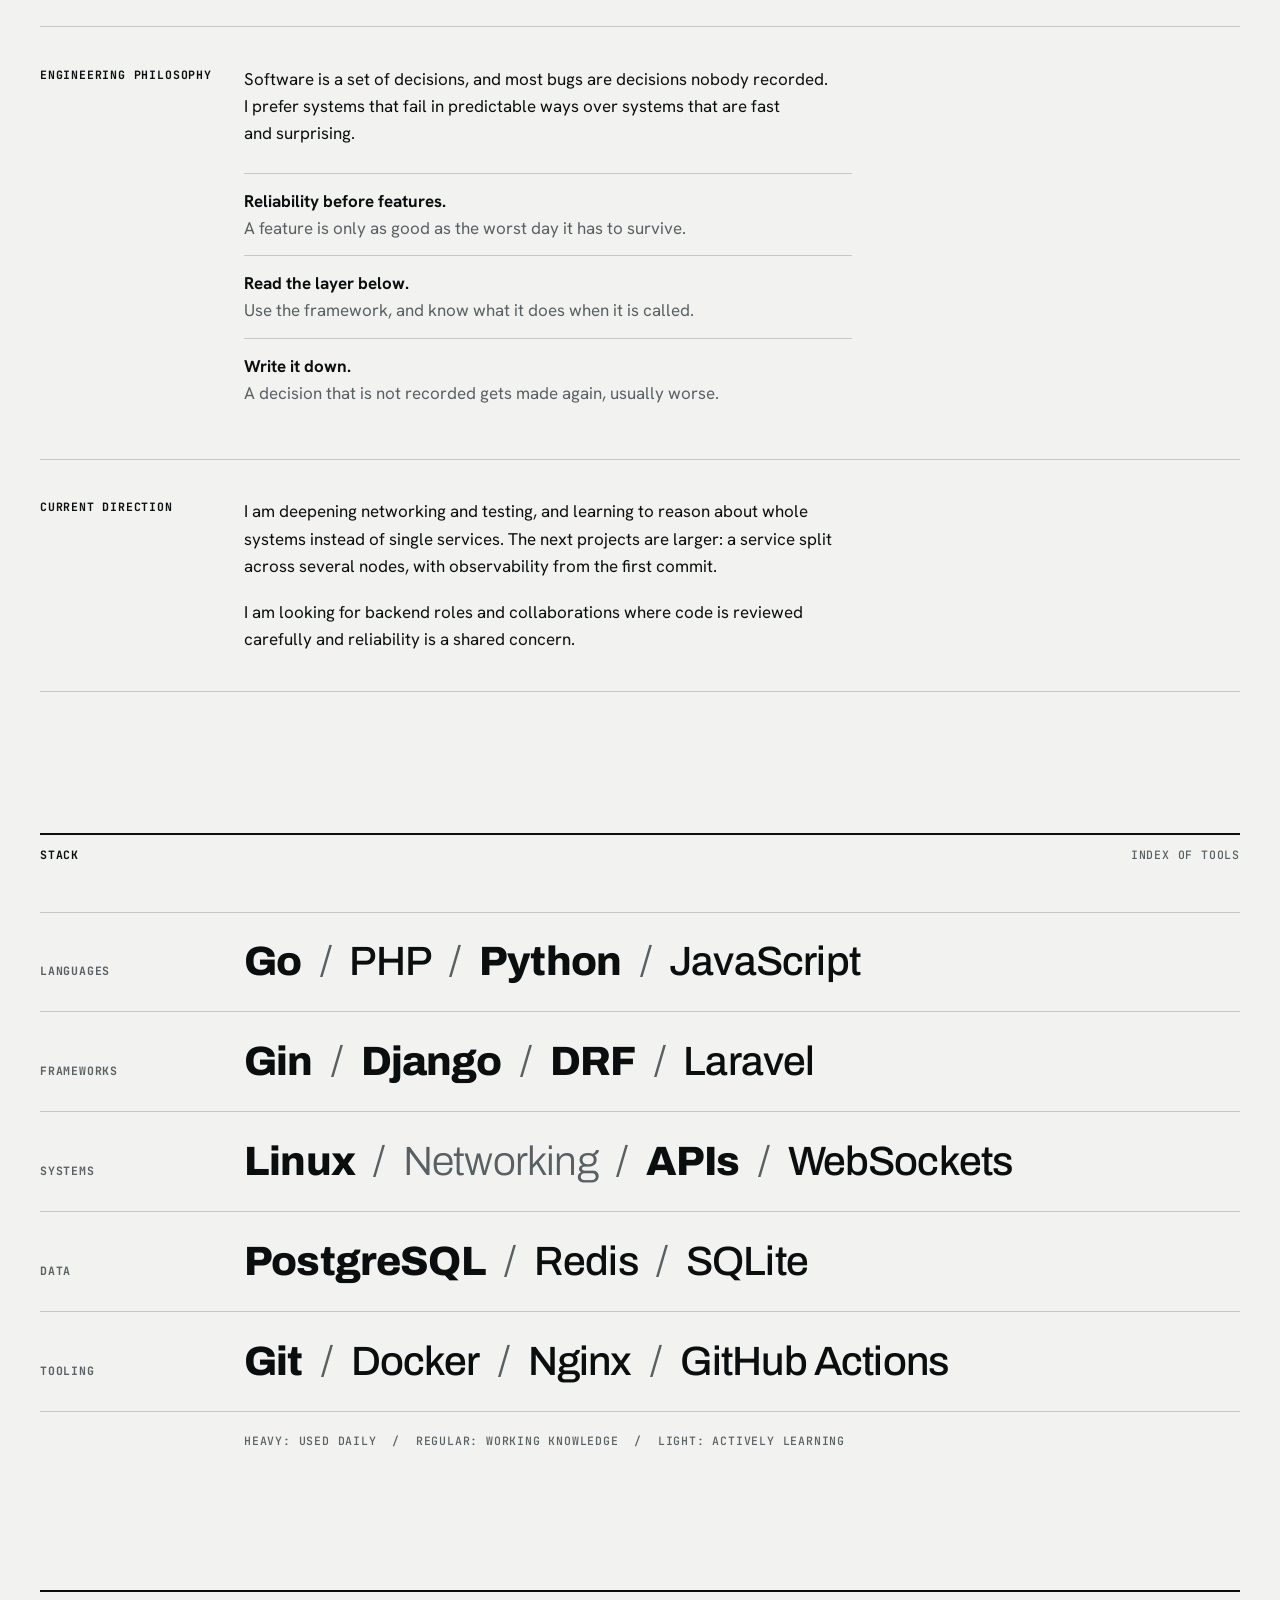
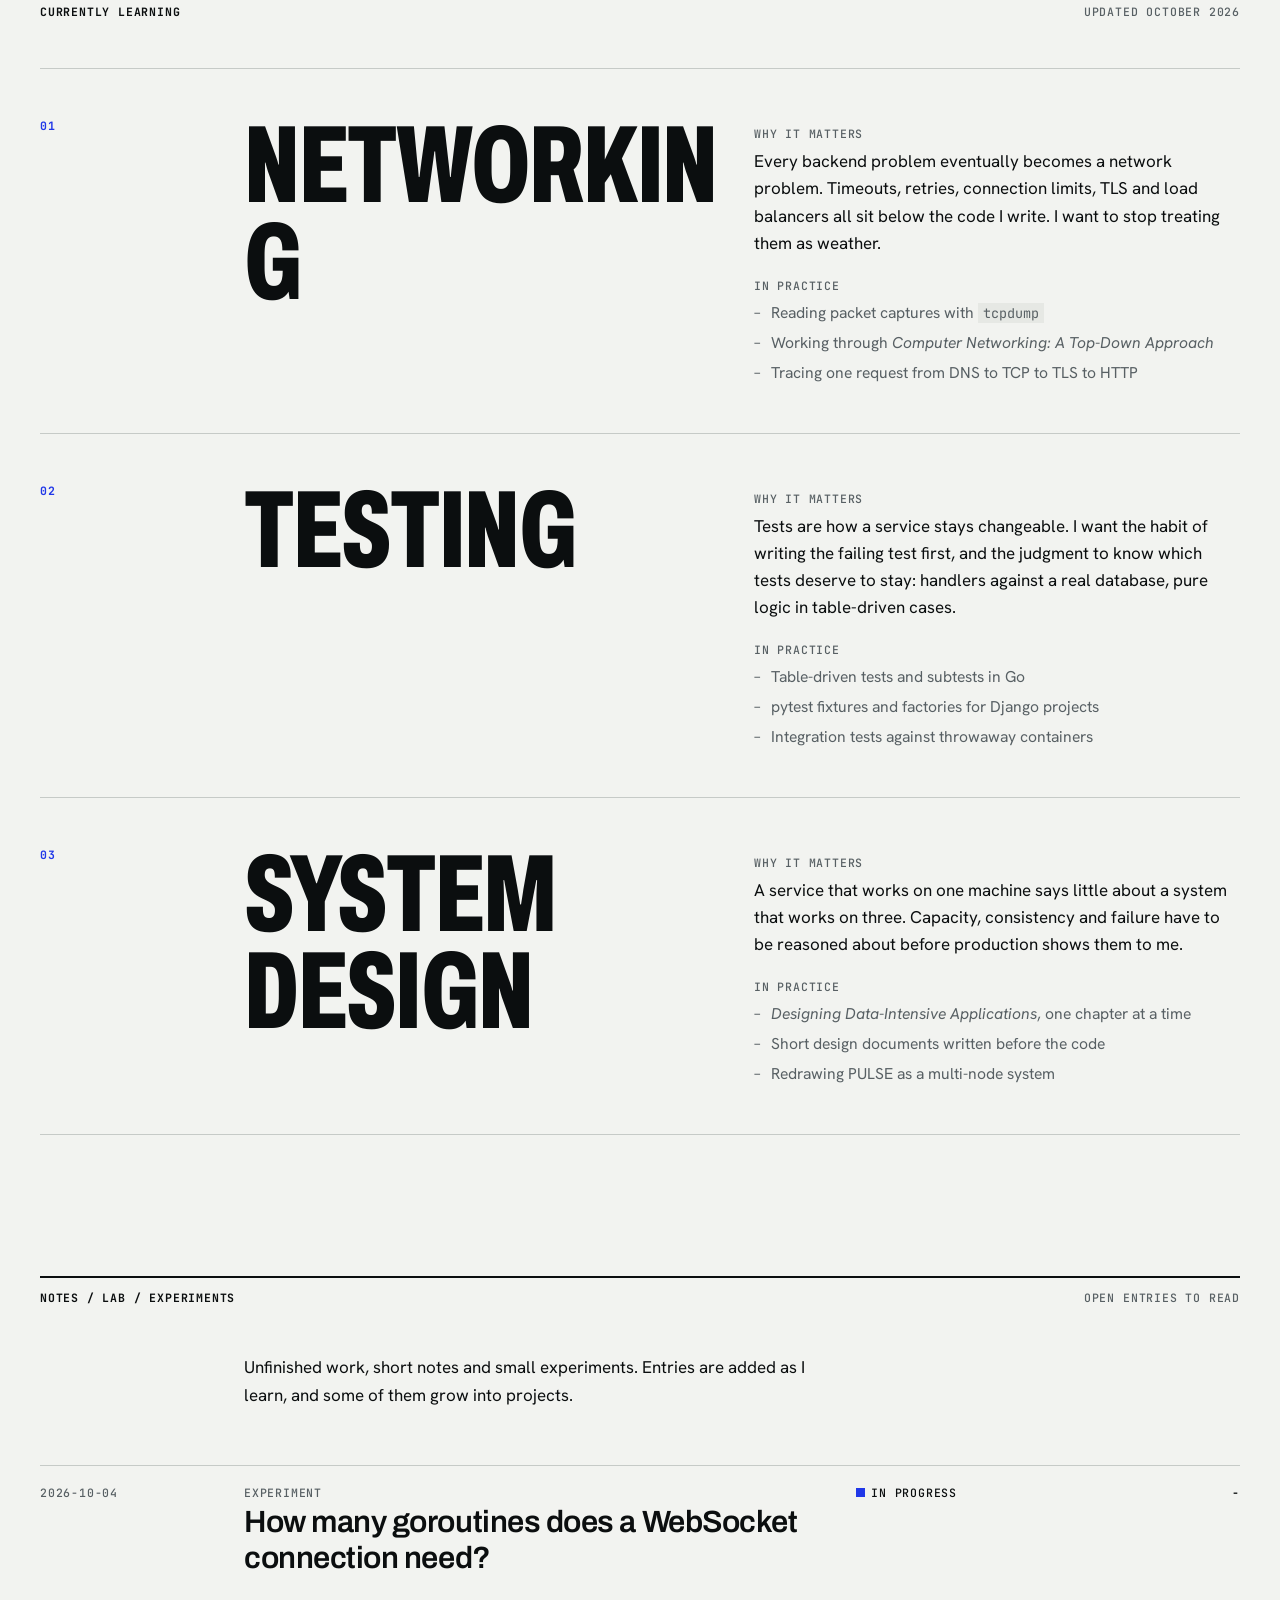
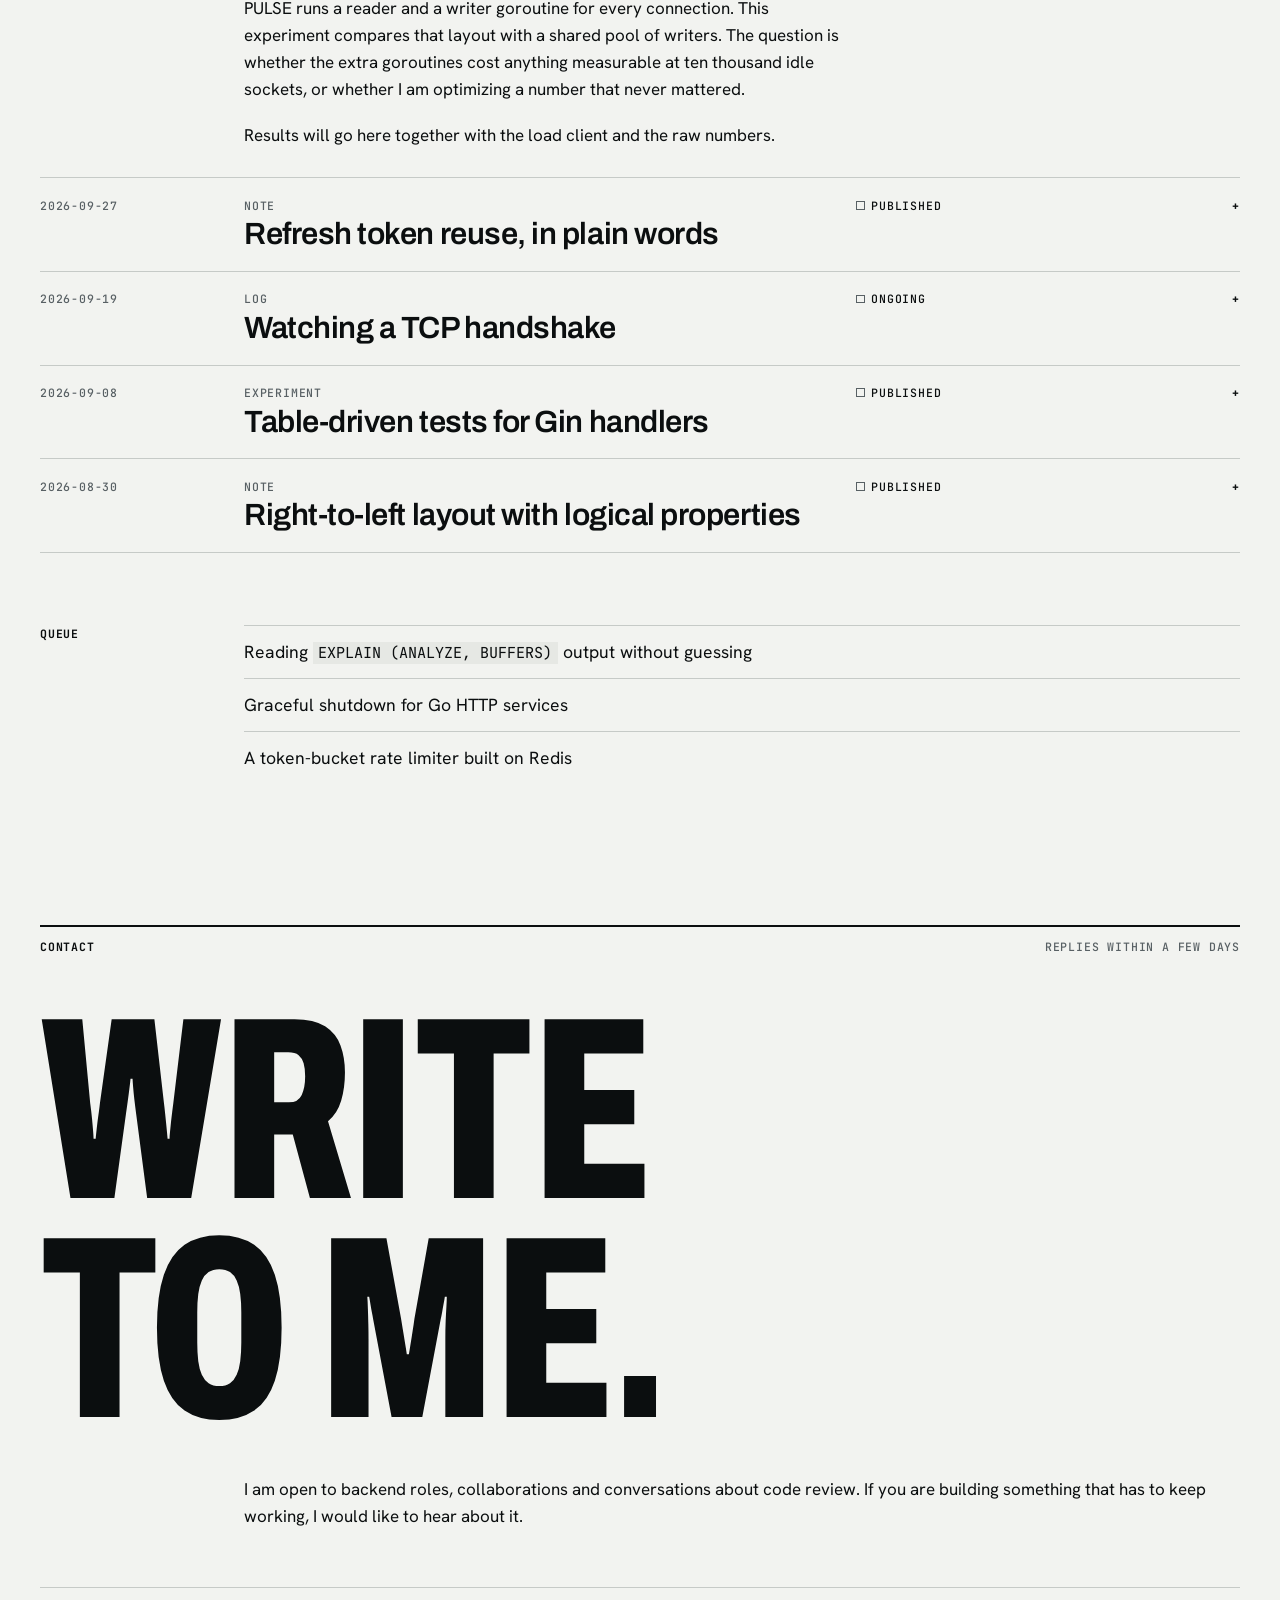
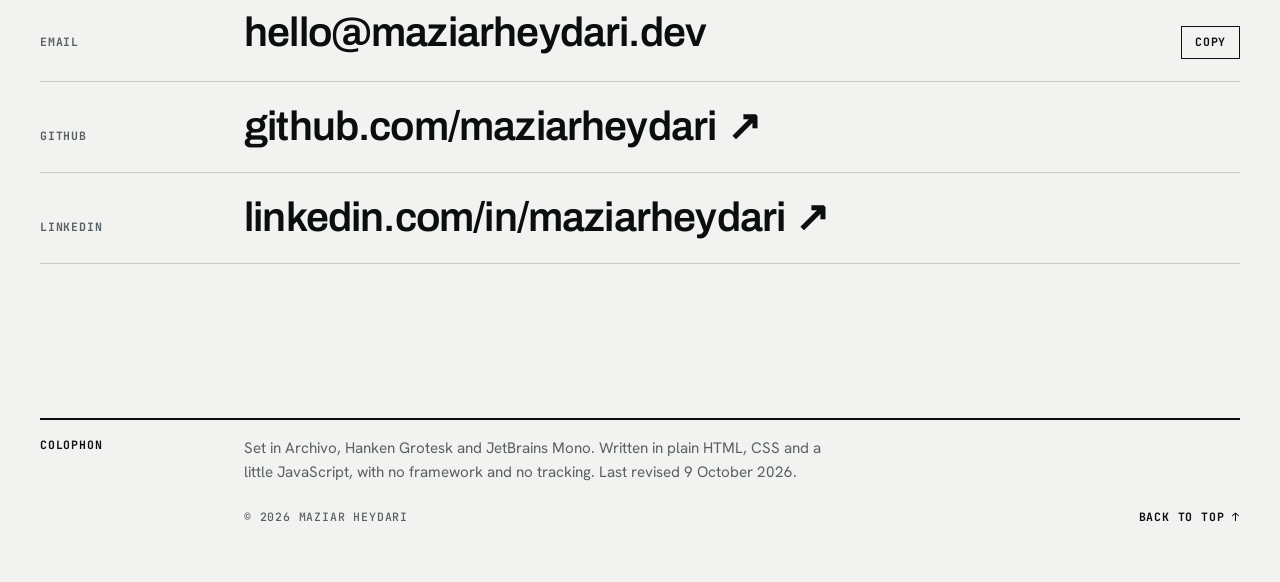
<file: technical edotorial/Maziar Heydari.html>
<!doctype html><html><head><meta charset=utf8><meta name=viewport content="width=device-width,initial-scale=1,viewport-fit=cover"><style>:root{color-scheme:light;box-sizing:border-box;padding-top:env(safe-area-inset-top,0px);padding-bottom:env(safe-area-inset-bottom,0px)}html{scroll-padding-top:env(safe-area-inset-top,0px)}body{margin:0;padding:0;font:14px -apple-system,BlinkMacSystemFont,sans-serif;background:#fff;color:#000}img{max-width:100%}[hidden]:not([hidden=until-found i]){display:none!important}</style></head><body>
<title>Maziar Heydari</title>
<link rel="preconnect" href="https://fonts.googleapis.com">
<link rel="preconnect" href="https://fonts.gstatic.com" crossorigin>
<link rel="stylesheet" href="https://fonts.googleapis.com/css2?family=Archivo:wdth,wght@62..125,100..900&family=Hanken+Grotesk:wght@300..800&family=JetBrains+Mono:wght@400;500;700&display=swap">
<style>
:root{
  /* LAYOUT CONCEPT: a twelve-column journal grid. Columns 1-2 are a mono margin rail for labels and numbers; prose and large type live in columns 3-12. Sections open with a 2px rule, everything inside them with hairlines. */
  --bg:#F2F3F0;
  --fg:#0B0E0F;
  --muted:#586064;
  --rule:#C6CAC7;
  --surface:#E6E8E4;
  --accent:#2037E8;
  --on-accent:#F2F3F0;

  --f-display:"Archivo","Arial Narrow",Arial,sans-serif;
  --f-body:"Hanken Grotesk","Helvetica Neue",Arial,sans-serif;
  --f-mono:"JetBrains Mono",ui-monospace,"SF Mono",Menlo,Consolas,monospace;

  --max:92rem;
  --gutter:clamp(1rem,3.2vw,2.5rem);
  --cg:clamp(.75rem,2vw,1.5rem);
  --bar-h:3.25rem;
}
@media (prefers-color-scheme:dark){
  :root:not([data-theme="light"]){
    --bg:#0A0C0D;--fg:#ECEDE9;--muted:#9AA0A3;--rule:#2A2F32;--surface:#141819;--accent:#8C9BFF;--on-accent:#0A0C0D;
    color-scheme:dark;
  }
}
:root[data-theme="dark"]{
  --bg:#0A0C0D;--fg:#ECEDE9;--muted:#9AA0A3;--rule:#2A2F32;--surface:#141819;--accent:#8C9BFF;--on-accent:#0A0C0D;
  color-scheme:dark;
}

*,*::before,*::after{box-sizing:border-box}
html{-webkit-text-size-adjust:100%}
@media (prefers-reduced-motion:no-preference){html{scroll-behavior:smooth}}
body{
  background:var(--bg);color:var(--fg);
  font-family:var(--f-body);font-size:1.0625rem;line-height:1.6;font-weight:400;
  -webkit-font-smoothing:antialiased;text-rendering:optimizeLegibility;
}
::selection{background:var(--accent);color:var(--on-accent)}
a{color:inherit}
:focus-visible{outline:2px solid var(--accent);outline-offset:3px}
h1,h2,h3,h4,p,ul,ol,dl,dd,figure{margin:0}
ul,ol{padding:0;list-style:none}
code{font-family:var(--f-mono);font-size:.86em;background:var(--surface);padding:.08em .35em}

.wrap{max-width:var(--max);margin-inline:auto;padding-inline:var(--gutter)}

/* type roles */
.mono{
  font-family:var(--f-mono);font-size:.72rem;line-height:1.5;
  letter-spacing:.07em;text-transform:uppercase;font-weight:500;
}
.muted{color:var(--muted)}
.display{
  font-family:var(--f-display);font-weight:800;
  font-stretch:62%;font-variation-settings:"wdth" 62;
  text-transform:uppercase;letter-spacing:-.012em;line-height:.88;
  text-wrap:balance;
}

/* 12-col grid, single column on phones */
.grid{display:grid;grid-template-columns:minmax(0,1fr);column-gap:var(--cg)}
@media (min-width:56rem){
  .grid{grid-template-columns:repeat(12,minmax(0,1fr))}
  .rail{grid-column:1/span 2}
  .main{grid-column:3/-1}
}
.prose p{max-width:38rem;margin-bottom:1.1em;text-wrap:pretty}
.prose p:last-child{margin-bottom:0}
.prose a{color:var(--accent);text-underline-offset:.2em}

/* ---------- top bar ---------- */
.bar{
  position:sticky;top:env(safe-area-inset-top,0px);z-index:20;
  background:var(--bg);border-bottom:1px solid var(--fg);
}
.bar-in{
  display:flex;justify-content:space-between;align-items:center;flex-wrap:wrap;
  gap:.25rem 1.25rem;min-height:var(--bar-h);padding-block:.55rem;
}
.brand{font-weight:700;letter-spacing:.1em;text-decoration:none}
.nav{display:flex;flex-wrap:wrap;gap:.25rem 1.1rem}
.nav a{text-decoration:none;white-space:nowrap;letter-spacing:.06em}
.nav a::before{content:"[";color:var(--muted);margin-inline-end:.15em}
.nav a::after{content:"]";color:var(--muted);margin-inline-start:.15em}
.nav a[aria-current="true"]{color:var(--accent)}
.nav a[aria-current="true"]::before,.nav a[aria-current="true"]::after{color:var(--accent)}
@media (hover:hover){
  .nav a:hover,.brand:hover{color:var(--accent)}
}

/* ---------- masthead ---------- */
.masthead{padding-top:clamp(1.1rem,2.6vw,2rem)}
.mast-meta{
  display:flex;justify-content:space-between;flex-wrap:wrap;gap:.2rem 1.25rem;
  padding-bottom:.65rem;border-bottom:1px solid var(--rule);
}
.avail{display:inline-flex;align-items:center;gap:.55em}
.dot{width:.55rem;height:.55rem;background:var(--accent);display:inline-block}
.mast-name{
  margin-top:clamp(.9rem,2.4vw,1.75rem);
  overflow-x:clip;line-height:.8;
}
.fit{display:inline-block;white-space:nowrap;font-size:11vw;line-height:.82}
.fit .l{display:inline}
@media (max-width:40rem){
  .fit{font-size:22vw}
  .fit .l{display:block}
}
.mast-foot{
  margin-top:clamp(1rem,2.4vw,1.75rem);padding-top:1rem;border-top:2px solid var(--fg);
  display:grid;grid-template-columns:minmax(0,1fr);gap:.75rem var(--cg);align-items:baseline;
}
.mast-role{font-family:var(--f-display);font-weight:700;font-variation-settings:"wdth" 100;font-stretch:100%;font-size:1.4rem;letter-spacing:.01em;text-transform:uppercase;line-height:1.1}
.mast-tag{max-width:24rem;color:var(--muted)}
@media (min-width:56rem){
  .mast-foot{grid-template-columns:repeat(12,minmax(0,1fr))}
  .mast-role{grid-column:1/span 4}
  .mast-fields{grid-column:5/span 4}
  .mast-tag{grid-column:9/-1;justify-self:end;text-align:end}
}

/* ---------- sections ---------- */
.sect{padding-top:clamp(4.5rem,11vw,10rem)}
.sect-head{
  display:flex;justify-content:space-between;align-items:baseline;flex-wrap:wrap;gap:.2rem 1.25rem;
  border-top:2px solid var(--fg);padding-top:.7rem;margin-bottom:clamp(1.5rem,4vw,3rem);
  scroll-margin-top:5.5rem;
}
.sect-head h2{font-weight:700}
.sect-intro{margin-bottom:clamp(2rem,5vw,3.5rem)}

/* ---------- work index ---------- */
.entry{
  display:grid;grid-template-columns:2.75rem minmax(0,1fr);column-gap:var(--cg);row-gap:.7rem;
  padding-block:clamp(1.4rem,3.4vw,2.5rem);border-top:1px solid var(--rule);
  color:inherit;text-decoration:none;
}
.entry:last-child{border-bottom:1px solid var(--rule)}
.entry>*{grid-column:1/-1;min-width:0}
.entry .num{grid-column:1;color:var(--muted)}
.entry .tags{grid-column:2;color:var(--muted)}
.entry .title{font-size:clamp(3rem,10vw,8.5rem);overflow-wrap:anywhere;transition:color .15s}
.entry .stand{max-width:34rem;color:var(--muted);text-wrap:pretty}
.entry .go{display:inline-flex;gap:.6em;align-items:center;font-weight:700}
.entry .arr{display:inline-block;transition:transform .18s}
.entry--lead .num{font-family:var(--f-display);font-weight:800;font-variation-settings:"wdth" 62;font-size:1.4rem;line-height:1;color:var(--accent);letter-spacing:0}
.entry--lead .title{font-size:clamp(4.25rem,17vw,15rem)}
.entry--lead .stand{font-size:1.25rem;line-height:1.5;color:var(--fg)}
.facts-mini{display:grid;grid-template-columns:auto 1fr;gap:.35rem 1.25rem;align-content:start}
.facts-mini dt{color:var(--muted)}
.facts-mini dd{font-weight:600}
@media (hover:hover){
  .entry:hover .title{color:var(--accent)}
  .entry:hover .arr{transform:translateX(.35em)}
}
@media (min-width:56rem){
  .entry{grid-template-columns:repeat(12,minmax(0,1fr))}
  .entry .num{grid-column:1/span 2;grid-row:1}
  .entry .tags{grid-column:3/-1;grid-row:1}
  .entry .title{grid-column:3/-1;grid-row:2}
  .entry .stand{grid-column:3/span 6;grid-row:3}
  .entry .go{grid-column:10/-1;grid-row:3;justify-self:end;align-self:end}
  .entry--lead .title{grid-column:1/-1}
  .entry--lead .stand{grid-column:3/span 5}
  .entry--lead .facts-mini{grid-column:9/-1;grid-row:3}
  .entry--lead .go{grid-column:9/-1;grid-row:4;justify-self:start;align-self:start;margin-top:.5rem}
}

/* ---------- about ---------- */
.statement{
  font-family:var(--f-display);font-weight:500;font-stretch:100%;font-variation-settings:"wdth" 100;
  font-size:clamp(2rem,5.6vw,5rem);line-height:1.04;letter-spacing:-.025em;text-wrap:balance;
  margin-bottom:clamp(2.5rem,6vw,5rem);
}
.statement b{
  font-weight:800;font-stretch:62%;font-variation-settings:"wdth" 62;
  text-transform:uppercase;letter-spacing:-.005em;
}
.sub{border-top:1px solid var(--rule);padding-block:clamp(1.4rem,3.4vw,2.4rem)}
.sub .rail{margin-bottom:.75rem;font-weight:700}
.principles{margin-top:1.6rem;max-width:38rem}
.principles li{border-top:1px solid var(--rule);padding-block:.85rem}
.principles strong{display:block;font-weight:700}
.principles span{color:var(--muted)}

/* ---------- stack ---------- */
.idx-row{border-top:1px solid var(--rule);padding-block:clamp(1rem,2.4vw,1.6rem);align-items:baseline}
.idx-row .rail{margin-bottom:.4rem;color:var(--muted);font-weight:700}
.idx{display:flex;flex-wrap:wrap;align-items:baseline;row-gap:.1rem;
  font-family:var(--f-display);font-stretch:100%;font-variation-settings:"wdth" 100;
  font-size:clamp(1.55rem,3.2vw,2.7rem);line-height:1.15;letter-spacing:-.02em}
.idx li+li::before{content:"/";margin-inline:.45em;color:var(--muted);font-weight:300}
.idx .p{font-weight:800}
.idx .w{font-weight:500}
.idx .x{font-weight:300;color:var(--muted)}
.legend{margin-top:1.25rem;color:var(--muted)}

/* ---------- learning ---------- */
.learn{border-top:1px solid var(--rule);padding-block:clamp(1.6rem,4vw,3rem);row-gap:1.25rem}
.learn:last-child{border-bottom:1px solid var(--rule)}
.learn .rail{color:var(--accent);font-weight:700}
.learn-title{font-size:clamp(3rem,8.6vw,7.25rem);overflow-wrap:anywhere}
.learn h4{color:var(--muted);margin-bottom:.35rem}
.learn-body p{max-width:34rem;margin-bottom:1.25rem}
.learn-body ul{display:grid;gap:.3rem;color:var(--muted);font-size:.98rem}
.learn-body li{padding-inline-start:1.1em;position:relative}
.learn-body li::before{content:"–";position:absolute;inset-inline-start:0}
@media (min-width:56rem){
  .learn-title{grid-column:3/span 5}
  .learn-body{grid-column:8/-1;padding-top:.5rem}
}

/* ---------- lab ---------- */
.note{border-top:1px solid var(--rule)}
.note:last-of-type{border-bottom:1px solid var(--rule)}
.note summary{
  list-style:none;cursor:pointer;display:grid;grid-template-columns:minmax(0,1fr) auto;
  gap:.2rem 1rem;padding-block:1.15rem;
}
.note summary::-webkit-details-marker{display:none}
.note .n-date{grid-column:1;color:var(--muted)}
.note .n-main{grid-column:1/-1}
.note .n-type{display:block;color:var(--muted);margin-bottom:.15rem}
.note .n-title{
  font-family:var(--f-display);font-weight:600;font-stretch:100%;font-variation-settings:"wdth" 100;
  font-size:clamp(1.3rem,2.4vw,2rem);line-height:1.15;letter-spacing:-.015em;text-wrap:balance;
}
.note .n-status{grid-column:1;display:inline-flex;gap:.55em;align-items:center}
.note .n-status .dot{background:transparent;box-shadow:inset 0 0 0 1px var(--muted)}
.note .n-status.live .dot{background:var(--accent);box-shadow:none}
.note .tog{grid-column:2;grid-row:1;justify-self:end;font-weight:700}
.note .tog::before{content:"+"}
.note[open] .tog::before{content:"−"}
.note-body{padding-bottom:1.75rem}
.note-body p{max-width:38rem;text-wrap:pretty}
@media (hover:hover){.note summary:hover .n-title{color:var(--accent)}}
@media (min-width:56rem){
  .note summary{grid-template-columns:repeat(12,minmax(0,1fr));column-gap:var(--cg);align-items:start}
  .note .n-date{grid-column:1/span 2;grid-row:1}
  .note .n-main{grid-column:3/span 6;grid-row:1}
  .note .n-status{grid-column:9/span 3;grid-row:1}
  .note .tog{grid-column:12;grid-row:1}
  .note-body{display:grid;grid-template-columns:repeat(12,minmax(0,1fr));column-gap:var(--cg)}
  .note-body>*{grid-column:3/span 8}
}
.queue{margin-top:clamp(2.5rem,6vw,4.5rem);row-gap:.5rem}
.queue .rail{font-weight:700}
.queue li{border-top:1px solid var(--rule);padding-block:.75rem;font-size:1.1rem}

/* ---------- code + diagram figures ---------- */
.fig{margin-block:1.6rem 0;max-width:100%}
.fig figcaption{color:var(--muted);margin-bottom:.5rem}
.fig pre{
  margin:0;overflow-x:auto;max-width:100%;
  font-family:var(--f-mono);font-size:.8rem;line-height:1.5;font-variant-ligatures:none;tab-size:4;
  background:var(--surface);padding:1rem 1.1rem;border-top:1px solid var(--fg);
}
.fig.diagram pre{line-height:1.3;background:transparent;padding-inline:0;border-top:1px solid var(--fg);border-bottom:1px solid var(--rule)}
.fig.diagram pre{padding-block:1.1rem}

/* ---------- contact ---------- */
.contact-big{overflow-x:clip;line-height:.8}
.contact-big .fit{font-size:18vw;line-height:.84}
.contact-big .fit .l{display:block}
.contact-lede{margin-top:clamp(1.5rem,3vw,2.25rem);margin-bottom:clamp(2rem,5vw,3.5rem)}
.c-row{border-top:1px solid var(--rule);padding-block:clamp(.9rem,2vw,1.35rem);align-items:baseline;row-gap:.2rem}
.c-row:last-of-type{border-bottom:1px solid var(--rule)}
.c-row .rail{color:var(--muted);font-weight:700}
.c-link{
  font-family:var(--f-display);font-weight:600;font-stretch:100%;font-variation-settings:"wdth" 100;
  font-size:clamp(1.3rem,3.2vw,2.6rem);line-height:1.15;letter-spacing:-.02em;
  text-decoration:none;overflow-wrap:anywhere;
}
.c-link .arr{display:inline-block;margin-inline-start:.25em;transition:transform .18s}
@media (hover:hover){.c-link:hover{color:var(--accent)}.c-link:hover .arr{transform:translate(.15em,-.15em)}}
.c-line{display:flex;flex-wrap:wrap;align-items:baseline;gap:.6rem 1.25rem;justify-content:space-between}
.btn{
  font:inherit;font-family:var(--f-mono);font-size:.72rem;letter-spacing:.07em;text-transform:uppercase;font-weight:700;
  background:transparent;color:var(--fg);border:1px solid var(--fg);padding:.4rem .8rem;cursor:pointer;
}
@media (hover:hover){.btn:hover{background:var(--fg);color:var(--bg)}}

/* ---------- project pages ---------- */
.p-top{display:flex;justify-content:space-between;gap:1rem;flex-wrap:wrap;padding-top:clamp(1.1rem,2.6vw,2rem);padding-bottom:.65rem;border-bottom:1px solid var(--rule)}
.p-top a{text-decoration:none;font-weight:700}
@media (hover:hover){.p-top a:hover{color:var(--accent)}}
.p-head{padding-top:clamp(1.5rem,4vw,3rem)}
.p-kicker{color:var(--accent);font-weight:700;margin-bottom:.9rem}
.p-title{font-size:clamp(3.25rem,13vw,12rem);overflow-wrap:anywhere}
.p-lede{margin-top:clamp(1.25rem,3vw,2.25rem);font-size:clamp(1.2rem,2vw,1.6rem);line-height:1.45;max-width:40rem;text-wrap:pretty}
.facts{
  display:grid;grid-template-columns:repeat(auto-fit,minmax(9.5rem,1fr));gap:1rem 1.5rem;
  margin-top:clamp(1.75rem,4vw,3rem);border-top:2px solid var(--fg);padding-top:1rem;
}
.facts dt{color:var(--muted)}
.facts dd{font-weight:600}
.sec{border-top:1px solid var(--rule);padding-block:clamp(1.75rem,4vw,3.25rem)}
.sec:first-of-type{margin-top:clamp(2.5rem,6vw,5rem);border-top:2px solid var(--fg)}
.sec .rail{margin-bottom:1rem;font-weight:700;align-self:start}
.sec .rail .n{display:block;color:var(--accent)}
@media (min-width:56rem){.sec .rail{position:sticky;top:calc(env(safe-area-inset-top,0px) + 4.75rem);margin-bottom:0}}
.sec .lede{font-size:1.3rem;line-height:1.5;max-width:38rem;margin-bottom:1.1em}
.decisions{display:grid;gap:0;max-width:44rem}
.decisions li{display:grid;grid-template-columns:2.75rem minmax(0,1fr);gap:.25rem 0;border-top:1px solid var(--rule);padding-block:1.15rem}
.decisions li:first-child{border-top:0;padding-top:0}
.decisions .d{color:var(--muted);font-weight:700;padding-top:.35em}
.decisions h3,.chal h3{
  font-family:var(--f-display);font-weight:700;font-stretch:100%;font-variation-settings:"wdth" 100;
  font-size:1.35rem;line-height:1.2;letter-spacing:-.015em;margin-bottom:.35rem;text-wrap:balance;
}
.decisions p,.chal p{max-width:38rem;text-wrap:pretty}
.chal{display:grid;max-width:44rem}
.chal li{border-top:1px solid var(--rule);padding-block:1.15rem}
.chal li:first-child{border-top:0;padding-top:0}
.chal .c{color:var(--muted);font-weight:700;display:block;margin-bottom:.35rem}
.tech{max-width:44rem}
.tech div{display:grid;grid-template-columns:minmax(0,1fr);gap:.1rem 1.5rem;border-top:1px solid var(--rule);padding-block:.8rem}
.tech div:first-child{border-top:0;padding-top:0}
.tech dt{font-weight:700}
.tech dd{color:var(--muted)}
@media (min-width:44rem){.tech div{grid-template-columns:13rem minmax(0,1fr)}}
.repo{
  display:flex;justify-content:space-between;align-items:baseline;flex-wrap:wrap;gap:.4rem 1.5rem;
  text-decoration:none;max-width:44rem;border-top:1px solid var(--fg);border-bottom:1px solid var(--fg);padding-block:1.1rem;
}
.repo .u{font-family:var(--f-mono);font-size:clamp(.9rem,1.8vw,1.15rem);overflow-wrap:anywhere}
.repo .o{font-weight:700}
@media (hover:hover){.repo:hover{color:var(--accent)}}
.pager{display:grid;grid-template-columns:minmax(0,1fr);gap:0;margin-top:clamp(3rem,8vw,7rem);border-top:2px solid var(--fg)}
.pager a{display:block;text-decoration:none;padding-block:1.25rem;border-bottom:1px solid var(--rule)}
.pager .k{color:var(--muted);display:block;margin-bottom:.5rem}
.pager .t{display:block;font-size:clamp(2.25rem,6vw,5rem);overflow-wrap:anywhere}
@media (hover:hover){.pager a:hover .t{color:var(--accent)}}
@media (min-width:56rem){
  .pager{grid-template-columns:repeat(2,minmax(0,1fr));column-gap:var(--cg)}
  .pager a:last-child{text-align:end}
  .pager a{border-bottom:0;padding-block:1.5rem}
}

/* ---------- footer ---------- */
.foot{margin-top:clamp(5rem,12vw,10rem);padding-bottom:clamp(2rem,5vw,3.5rem)}
.foot-in{border-top:2px solid var(--fg);padding-top:1rem;row-gap:1rem}
.foot .rail{font-weight:700}
.foot p{color:var(--muted);font-size:.95rem;max-width:38rem}
.foot .meta{display:flex;flex-wrap:wrap;gap:.3rem 1.5rem;justify-content:space-between;margin-top:1.5rem;color:var(--muted)}
.foot .meta a{text-decoration:none;font-weight:700;color:var(--fg)}
@media (hover:hover){.foot .meta a:hover{color:var(--accent)}}
</style>

<header class="bar">
  <div class="wrap bar-in">
    <a class="brand mono" href="#masthead">Maziar Heydari</a>
    <nav class="nav mono" aria-label="Primary">
      <a href="#work" data-nav="work">Work</a>
      <a href="#about" data-nav="about">About</a>
      <a href="#lab" data-nav="lab">Lab</a>
      <a href="#contact" data-nav="contact">Contact</a>
    </nav>
  </div>
</header>

<main>
<div id="home">

  <section class="masthead wrap" id="masthead">
    <div class="mast-meta mono">
      <span>Vol. 01 / No. 10</span>
      <span>October 2026</span>
      <span class="avail"><i class="dot" aria-hidden="true"></i>Open to backend roles</span>
    </div>
    <h1 class="mast-name display" data-fit data-fit-max="320"><span class="fit"><span class="l">Maziar</span> <span class="l">Heydari</span></span></h1>
    <div class="mast-foot">
      <p class="mast-role">Backend Developer</p>
      <p class="mast-fields mono">Engineering / Systems / Software</p>
      <p class="mast-tag">An engineer documenting what he builds and learns.</p>
    </div>
  </section>

  <section class="sect wrap">
    <header class="sect-head" id="work">
      <h2 class="mono">Work</h2>
      <p class="mono muted">Four case studies / 2025 to 2026</p>
    </header>
    <div class="grid sect-intro">
      <p class="main prose" style="max-width:36rem">Each entry is written as an engineering case study: the problem, the shape of the system, the decisions I made and the parts that went wrong.</p>
    </div>
    <div id="work-list"></div>
  </section>

  <section class="sect wrap">
    <header class="sect-head" id="about">
      <h2 class="mono">About</h2>
      <p class="mono muted">Written plainly</p>
    </header>
    <p class="statement">I build backend systems with a focus on <b>reliability</b>, <b>architecture</b> and understanding how software works <b>beneath the surface</b>.</p>

    <div class="grid sub">
      <h3 class="rail mono">Background</h3>
      <div class="main prose">
        <p>My first web applications were written in PHP with Laravel. That is where I learned the shape of a request: routes, controllers, a database behind them. I moved to Python with Django and Django REST Framework, and later to Go. Each change taught me to ask a sharper question about the tool I had left. What was the framework doing for me, and what did I not know?</p>
        <p>I work mostly on APIs, authentication and real-time services. I write these projects up the way I would want to read them: problem first, trade-offs visible, dead ends included.</p>
      </div>
    </div>
    <div class="grid sub">
      <h3 class="rail mono">Technical interests</h3>
      <div class="main prose">
        <p>Authentication and session security. Concurrency in Go. How an HTTP request turns into bytes on a wire. What a database does with a query once the table is large. WebSockets and the failure modes of long-lived connections.</p>
        <p>I am most interested in places where an abstraction leaks, because that is where understanding pays off.</p>
      </div>
    </div>
    <div class="grid sub">
      <h3 class="rail mono">Engineering philosophy</h3>
      <div class="main prose">
        <p>Software is a set of decisions, and most bugs are decisions nobody recorded. I prefer systems that fail in predictable ways over systems that are fast and surprising.</p>
        <ul class="principles">
          <li><strong>Reliability before features.</strong><span>A feature is only as good as the worst day it has to survive.</span></li>
          <li><strong>Read the layer below.</strong><span>Use the framework, and know what it does when it is called.</span></li>
          <li><strong>Write it down.</strong><span>A decision that is not recorded gets made again, usually worse.</span></li>
        </ul>
      </div>
    </div>
    <div class="grid sub" style="border-bottom:1px solid var(--rule)">
      <h3 class="rail mono">Current direction</h3>
      <div class="main prose">
        <p>I am deepening networking and testing, and learning to reason about whole systems instead of single services. The next projects are larger: a service split across several nodes, with observability from the first commit.</p>
        <p>I am looking for backend roles and collaborations where code is reviewed carefully and reliability is a shared concern.</p>
      </div>
    </div>
  </section>

  <section class="sect wrap">
    <header class="sect-head" id="stack">
      <h2 class="mono">Stack</h2>
      <p class="mono muted">Index of tools</p>
    </header>
    <div class="grid idx-row">
      <h3 class="rail mono">Languages</h3>
      <ul class="main idx"><li class="p">Go</li><li class="w">PHP</li><li class="p">Python</li><li class="w">JavaScript</li></ul>
    </div>
    <div class="grid idx-row">
      <h3 class="rail mono">Frameworks</h3>
      <ul class="main idx"><li class="p">Gin</li><li class="p">Django</li><li class="p">DRF</li><li class="w">Laravel</li></ul>
    </div>
    <div class="grid idx-row">
      <h3 class="rail mono">Systems</h3>
      <ul class="main idx"><li class="p">Linux</li><li class="x">Networking</li><li class="p">APIs</li><li class="w">WebSockets</li></ul>
    </div>
    <div class="grid idx-row">
      <h3 class="rail mono">Data</h3>
      <ul class="main idx"><li class="p">PostgreSQL</li><li class="w">Redis</li><li class="w">SQLite</li></ul>
    </div>
    <div class="grid idx-row" style="border-bottom:1px solid var(--rule)">
      <h3 class="rail mono">Tooling</h3>
      <ul class="main idx"><li class="p">Git</li><li class="w">Docker</li><li class="w">Nginx</li><li class="w">GitHub Actions</li></ul>
    </div>
    <div class="grid">
      <p class="main legend mono">Heavy: used daily &nbsp;/&nbsp; Regular: working knowledge &nbsp;/&nbsp; Light: actively learning</p>
    </div>
  </section>

  <section class="sect wrap">
    <header class="sect-head" id="learning">
      <h2 class="mono">Currently learning</h2>
      <p class="mono muted">Updated October 2026</p>
    </header>

    <article class="grid learn">
      <p class="rail mono">01</p>
      <h3 class="display learn-title">Networking</h3>
      <div class="learn-body">
        <h4 class="mono">Why it matters</h4>
        <p>Every backend problem eventually becomes a network problem. Timeouts, retries, connection limits, TLS and load balancers all sit below the code I write. I want to stop treating them as weather.</p>
        <h4 class="mono">In practice</h4>
        <ul>
          <li>Reading packet captures with <code>tcpdump</code></li>
          <li>Working through <em>Computer Networking: A Top-Down Approach</em></li>
          <li>Tracing one request from DNS to TCP to TLS to HTTP</li>
        </ul>
      </div>
    </article>

    <article class="grid learn">
      <p class="rail mono">02</p>
      <h3 class="display learn-title">Testing</h3>
      <div class="learn-body">
        <h4 class="mono">Why it matters</h4>
        <p>Tests are how a service stays changeable. I want the habit of writing the failing test first, and the judgment to know which tests deserve to stay: handlers against a real database, pure logic in table-driven cases.</p>
        <h4 class="mono">In practice</h4>
        <ul>
          <li>Table-driven tests and subtests in Go</li>
          <li>pytest fixtures and factories for Django projects</li>
          <li>Integration tests against throwaway containers</li>
        </ul>
      </div>
    </article>

    <article class="grid learn">
      <p class="rail mono">03</p>
      <h3 class="display learn-title">System design</h3>
      <div class="learn-body">
        <h4 class="mono">Why it matters</h4>
        <p>A service that works on one machine says little about a system that works on three. Capacity, consistency and failure have to be reasoned about before production shows them to me.</p>
        <h4 class="mono">In practice</h4>
        <ul>
          <li><em>Designing Data-Intensive Applications</em>, one chapter at a time</li>
          <li>Short design documents written before the code</li>
          <li>Redrawing PULSE as a multi-node system</li>
        </ul>
      </div>
    </article>
  </section>

  <section class="sect wrap">
    <header class="sect-head" id="lab">
      <h2 class="mono">Notes / Lab / Experiments</h2>
      <p class="mono muted">Open entries to read</p>
    </header>
    <div class="grid sect-intro">
      <p class="main prose" style="max-width:36rem">Unfinished work, short notes and small experiments. Entries are added as I learn, and some of them grow into projects.</p>
    </div>

    <div>
      <details class="note" open>
        <summary>
          <span class="n-date mono">2026-10-04</span>
          <span class="n-main"><span class="n-type mono">Experiment</span><span class="n-title">How many goroutines does a WebSocket connection need?</span></span>
          <span class="n-status live mono"><i class="dot" aria-hidden="true"></i>In progress</span>
          <span class="tog mono" aria-hidden="true"></span>
        </summary>
        <div class="note-body prose">
          <p>PULSE runs a reader and a writer goroutine for every connection. This experiment compares that layout with a shared pool of writers. The question is whether the extra goroutines cost anything measurable at ten thousand idle sockets, or whether I am optimizing a number that never mattered.</p>
          <p>Results will go here together with the load client and the raw numbers.</p>
        </div>
      </details>

      <details class="note">
        <summary>
          <span class="n-date mono">2026-09-27</span>
          <span class="n-main"><span class="n-type mono">Note</span><span class="n-title">Refresh token reuse, in plain words</span></span>
          <span class="n-status mono"><i class="dot" aria-hidden="true"></i>Published</span>
          <span class="tog mono" aria-hidden="true"></span>
        </summary>
        <div class="note-body prose">
          <p>A refresh token is a one-time ticket. If a ticket that was already used shows up a second time, either the owner is confused or someone copied it. The server cannot tell which, so it cancels the whole family of tickets and asks for a new login.</p>
          <p>The cost is one annoyed user. The alternative is a quiet intruder.</p>
        </div>
      </details>

      <details class="note">
        <summary>
          <span class="n-date mono">2026-09-19</span>
          <span class="n-main"><span class="n-type mono">Log</span><span class="n-title">Watching a TCP handshake</span></span>
          <span class="n-status mono"><i class="dot" aria-hidden="true"></i>Ongoing</span>
          <span class="tog mono" aria-hidden="true"></span>
        </summary>
        <div class="note-body prose">
          <p>One command and one request to a local server are enough to see the start of a connection.</p>
          <figure class="fig">
            <figcaption class="mono">Terminal</figcaption>
            <pre><code>sudo tcpdump -nn -i any 'tcp port 8080 and tcp[tcpflags] &amp; tcp-syn != 0'</code></pre>
          </figure>
          <p style="margin-top:1.1rem">The output shows the SYN and the SYN-ACK. Drop the flag filter to see the final ACK and the HTTP request that follows. Seeing the handshake once makes later timeout bugs easier to read.</p>
        </div>
      </details>

      <details class="note">
        <summary>
          <span class="n-date mono">2026-09-08</span>
          <span class="n-main"><span class="n-type mono">Experiment</span><span class="n-title">Table-driven tests for Gin handlers</span></span>
          <span class="n-status mono"><i class="dot" aria-hidden="true"></i>Published</span>
          <span class="tog mono" aria-hidden="true"></span>
        </summary>
        <div class="note-body prose">
          <p>One slice of cases, each with a method, path, body and expected status, driven through <code>httptest</code>. Adding a case costs three lines. The first version reported every failure with one generic message, so each case now runs as its own subtest.</p>
          <figure class="fig">
            <figcaption class="mono">handler_test.go</figcaption>
            <pre><code>for _, tc := range cases {
    t.Run(tc.name, func(t *testing.T) {
        w := httptest.NewRecorder()
        req := httptest.NewRequest(tc.method, tc.path, strings.NewReader(tc.body))
        router.ServeHTTP(w, req)
        if w.Code != tc.want {
            t.Fatalf("status = %d, want %d", w.Code, tc.want)
        }
    })
}</code></pre>
          </figure>
        </div>
      </details>

      <details class="note">
        <summary>
          <span class="n-date mono">2026-08-30</span>
          <span class="n-main"><span class="n-type mono">Note</span><span class="n-title">Right-to-left layout with logical properties</span></span>
          <span class="n-status mono"><i class="dot" aria-hidden="true"></i>Published</span>
          <span class="tog mono" aria-hidden="true"></span>
        </summary>
        <div class="note-body prose">
          <p>Replacing <code>margin-left</code> with <code>margin-inline-start</code> removed most of the right-to-left overrides from the old portfolio stylesheet. The overrides that remained were icons and arrows, which have to be mirrored on purpose.</p>
        </div>
      </details>
    </div>

    <div class="grid queue">
      <h3 class="rail mono">Queue</h3>
      <ul class="main">
        <li>Reading <code>EXPLAIN (ANALYZE, BUFFERS)</code> output without guessing</li>
        <li>Graceful shutdown for Go HTTP services</li>
        <li>A token-bucket rate limiter built on Redis</li>
      </ul>
    </div>
  </section>

  <section class="sect wrap">
    <header class="sect-head" id="contact">
      <h2 class="mono">Contact</h2>
      <p class="mono muted">Replies within a few days</p>
    </header>
    <h2 class="contact-big display" data-fit data-fit-max="260"><span class="fit"><span class="l">Write</span> <span class="l">to me.</span></span></h2>
    <div class="grid contact-lede">
      <p class="main prose">I am open to backend roles, collaborations and conversations about code review. If you are building something that has to keep working, I would like to hear about it.</p>
    </div>

    <div class="grid c-row">
      <p class="rail mono">Email</p>
      <div class="main c-line">
        <a class="c-link" id="email-text" href="mailto:hello@maziarheydari.dev">hello@maziarheydari.dev</a>
        <button class="btn" id="copy-email" type="button">Copy</button>
      </div>
    </div>
    <div class="grid c-row">
      <p class="rail mono">GitHub</p>
      <div class="main"><a class="c-link" href="https://github.com/maziarheydari" target="_blank" rel="noopener">github.com/maziarheydari<span class="arr" aria-hidden="true">↗</span></a></div>
    </div>
    <div class="grid c-row">
      <p class="rail mono">LinkedIn</p>
      <div class="main"><a class="c-link" href="https://www.linkedin.com/in/maziarheydari" target="_blank" rel="noopener">linkedin.com/in/maziarheydari<span class="arr" aria-hidden="true">↗</span></a></div>
    </div>
  </section>

</div>

<div id="project-view" class="wrap" hidden></div>
</main>

<footer class="foot wrap">
  <div class="grid foot-in">
    <h3 class="rail mono">Colophon</h3>
    <div class="main">
      <p>Set in Archivo, Hanken Grotesk and JetBrains Mono. Written in plain HTML, CSS and a little JavaScript, with no framework and no tracking. Last revised 9 October 2026.</p>
      <div class="meta mono">
        <span>© 2026 Maziar Heydari</span>
        <a href="#masthead">Back to top ↑</a>
      </div>
    </div>
  </div>
</footer>

<script>
(function(){
  "use strict";

  /* ---------------- content ---------------- */
  var P = [
    {
      id:"gin-auth", n:"01", title:"GIN-AUTH",
      tags:["Authentication","Go","Gin"],
      lead:"Authentication system built with Go and Gin. Short-lived access tokens, rotating refresh tokens, and a clear answer to what happens after a token leaks.",
      short:"Authentication system built with Go and Gin.",
      facts:[["Filed under","Authentication"],["Language","Go"],["Framework","Gin"],["Data","PostgreSQL, Redis"],["Year","2026"],["Status","Maintained"]],
      overview:[
        "GIN-AUTH is a small authentication service written in Go on top of the Gin framework. It handles the core of identity: registering an account, verifying a password, issuing tokens, refreshing them and ending a session. It exposes a JSON API under `/v1/auth` and is meant to sit beside other backends.",
        "It is a learning project that is also built to be used. The constraint I set was simple: nothing may hide behind a library I cannot explain."
      ],
      problem:[
        "Most JWT login examples stop at the happy path. A user logs in, receives a token and the tutorial ends. The questions that matter begin after that. What happens when a token is stolen? How does a user sign out of one device without ending every session? How does a password change make old tokens stop working?",
        "I wanted answers in working code instead of a paragraph of caveats."
      ],
      arch:{
        text:[
          "Requests pass through three layers. The router applies cross-cutting middleware: request IDs, structured logging and rate limits. Handlers parse and validate input and translate every failure into one JSON error shape. Services own the rules: credential checks, token issuing and the session lifecycle.",
          "PostgreSQL stores users and password hashes. Redis stores refresh-token families, which turns revocation into a key delete instead of a database scan."
        ],
        caption:"Fig. 1. Request path for POST /v1/auth/login",
        diagram:`CLIENT
  │  POST /v1/auth/login
  ▼
┌──────────────────────────────────────────┐
│ ROUTER   request id · logging · limits   │
├──────────────────────────────────────────┤
│ HANDLERS parse · validate · map errors   │
├──────────────────────────────────────────┤
│ SERVICES credentials · tokens · sessions │
└───────────────┬──────────────┬───────────┘
                │              │
                ▼              ▼
          PostgreSQL         Redis
          users, hashes    refresh families`
      },
      decisions:[
        ["Short access tokens, rotating refresh tokens","Access tokens live for fifteen minutes and are verified without a database call. Refresh tokens live for seven days and work once. Every refresh returns a new pair."],
        ["Token families for reuse detection","Each refresh token belongs to a family created at login. If a token that was already used appears again, the whole family is revoked. The legitimate user is signed out and the thief loses access, which is the safer way to fail."],
        ["Argon2id for password hashing","Chosen over bcrypt for its memory hardness. The parameters live in configuration, so they can be raised without a code change."],
        ["Opaque refresh tokens, signed access tokens","Refresh tokens are random 256-bit values stored only as hashes in Redis. Only access tokens are JWTs. A refresh token that leaks into a log cannot be replayed from the stored value."],
        ["One error shape","Every failure returns the same JSON structure with a stable machine-readable code. Clients never parse messages."]
      ],
      snippet:{
        caption:"internal/http/middleware/auth.go",
        code:`func Require(tokens *token.Service) gin.HandlerFunc {
    return func(c *gin.Context) {
        raw, ok := bearer(c.GetHeader("Authorization"))
        if !ok {
            c.AbortWithStatusJSON(http.StatusUnauthorized, problem("missing_token"))
            return
        }
        claims, err := tokens.Verify(raw)
        if err != nil {
            c.AbortWithStatusJSON(http.StatusUnauthorized, problem("invalid_token"))
            return
        }
        c.Set("uid", claims.Subject)
        c.Next()
    }
}`
      },
      tech:[
        ["Go","The service and its tests"],
        ["Gin","Routing, middleware and request binding"],
        ["PostgreSQL","Users and credentials, through pgx"],
        ["Redis","Refresh-token families and rate-limit counters"],
        ["golang-jwt","Signing and verifying access tokens"],
        ["Docker Compose","Local PostgreSQL and Redis"],
        ["httptest","Handler and integration tests"]
      ],
      challenges:[
        ["Rotation under concurrent requests","Two browser tabs can refresh at the same moment. A naive rotation reads the second request as token reuse and signs the user out. The fix was an atomic compare-and-delete in Redis plus a short grace window in which the previous token is accepted once more."],
        ["Testing time","Expiry logic is awkward to test with a real clock. Services now take a clock interface, so tests move time forward instead of sleeping."],
        ["Revealing which accounts exist","Login and registration responses differed in message and in timing. Both paths now do equal work, including a hash comparison against a dummy hash when the user is missing, and return identical errors."]
      ],
      outcome:[
        "The service starts locally with one command and its integration tests run against real PostgreSQL and Redis containers. More useful to me, it gave me a vocabulary for session security that I now use when reading other people’s code.",
        "Next on the list are TOTP second factors and an audit log of sign-in events."
      ],
      repo:["github.com/maziarheydari/gin-auth","https://github.com/maziarheydari/gin-auth"]
    },

    {
      id:"portfolio", n:"02", title:"PORTFOLIO",
      tags:["Django","JavaScript","i18n"],
      short:"The previous version of this site: a bilingual Django portfolio with right-to-left layout and almost no client-side JavaScript.",
      facts:[["Filed under","Web / Internationalization"],["Language","Python, JavaScript"],["Framework","Django"],["Data","SQLite, PostgreSQL"],["Year","2025"],["Status","Retired"]],
      overview:[
        "A personal portfolio built with Django. Pages are rendered on the server from translatable templates, and a small amount of vanilla JavaScript handles theme and navigation. It was the project where I learned what happens between `runserver` and a real domain.",
        "It served English and Persian from one codebase and one stylesheet."
      ],
      problem:[
        "A portfolio for a Persian-speaking developer has to work in at least two languages and two writing directions. Most templates treat translation as a late add-on, which produces mirrored layouts that are almost right and subtly broken.",
        "I wanted internationalization to be part of the structure from the first commit."
      ],
      arch:{
        text:[
          "The language is the first segment of every URL. Django’s locale middleware reads it, activates the language and the view renders a template whose strings come from gettext catalogs. The same template sets `lang` and `dir` on the root element, and a single stylesheet written with logical properties handles both directions.",
          "Project content lives in the database with one column per language."
        ],
        caption:"Fig. 1. One request in two languages",
        diagram:`GET /fa/projects/
  │
  ▼
┌──────────────────────────────────────────────┐
│ LocaleMiddleware   reads the /fa/ prefix     │
├──────────────────────────────────────────────┤
│ view               loads Project rows        │
├──────────────────────────────────────────────┤
│ template           trans tags · dir="rtl"    │
└──────────────────────────────────────────────┘
  │
  ▼
HTML  lang="fa"  dir="rtl"  one stylesheet`
      },
      decisions:[
        ["Language in the URL","Each language has its own prefix. Pages are linkable, cacheable and indexable per language, and nothing depends on a cookie."],
        ["Logical CSS properties","`margin-inline-start` instead of `margin-left`, so one stylesheet serves both directions and the overrides stay short."],
        ["One column per language","Fields such as `title_en` and `title_fa` instead of a translation library. Less elegant, but easy to read and debug for a site with exactly two languages."],
        ["Vanilla JavaScript only","Theme switching and the mobile menu take about eighty lines of plain JavaScript. There is no bundler and no framework."],
        ["Separate type stacks per script","Latin and Persian text get their own font stacks and line heights, because a Persian face needs more vertical room than a Latin one."]
      ],
      tech:[
        ["Django","Views, templates, ORM and the i18n framework"],
        ["Python","Application code and management commands"],
        ["gettext","Message catalogs for English and Persian"],
        ["JavaScript","Theme toggle and navigation, no dependencies"],
        ["SQLite, PostgreSQL","SQLite in development, PostgreSQL in production"],
        ["Gunicorn, Nginx","Application server and reverse proxy"]
      ],
      challenges:[
        ["Mixed-direction text","Persian sentences that contain Latin terms such as PostgreSQL or API reorder unexpectedly. Wrapping technical terms in `bdi` or an `ltr` span fixed most cases."],
        ["Plural rules","Plural rules differ per language, and each catalog needs the correct plural header. I learned this from a count that rendered wrongly, not from the documentation."],
        ["Catalogs drifting out of sync","`makemessages` produced noisy diffs and untranslated strings slipped through. A make target and a CI check now fail the build when a string is missing."]
      ],
      outcome:[
        "The site served both languages from one codebase. It has been replaced by this edition, but its internationalization structure is the part I keep reusing.",
        "The main lesson was about order of work: decide the direction and the language model first, and the design follows."
      ],
      repo:["github.com/maziarheydari/portfolio","https://github.com/maziarheydari/portfolio"]
    },

    {
      id:"pulse", n:"03", title:"PULSE",
      tags:["WebSockets","Go","Redis"],
      short:"A WebSocket service for presence and live events. Built to find out what breaks when a connection drops, a client reconnects or a second server joins.",
      facts:[["Filed under","Real-time systems"],["Language","Go"],["Framework","Standard library"],["Data","Redis"],["Year","2026"],["Status","In development"]],
      overview:[
        "PULSE is a WebSocket gateway written in Go. Clients connect, authenticate with an access token, subscribe to channels and receive events. Presence, the answer to “who is online in this channel”, is a first-class feature.",
        "It runs as one or more identical nodes behind Nginx."
      ],
      problem:[
        "Real-time features look simple in a demo with one server and three users. They become harder at the first page reload. Connections drop, clients reconnect, and a second server instance means a message sent on one node must reach sockets held by another.",
        "I wanted to understand those failure modes by building them and then breaking them."
      ],
      arch:{
        text:[
          "Each node keeps a hub that tracks its own connections. Every connection has a reader and a writer goroutine and a bounded send queue. Nodes do not talk to each other directly. They publish to Redis channels and subscribe to the same channels, so an event reaches every node and each node delivers it to its local sockets.",
          "Presence is kept in Redis as keys with a short expiry that clients refresh with a heartbeat."
        ],
        caption:"Fig. 1. Two nodes sharing events through Redis",
        diagram:`client ◀──▶ NODE 1 (hub)       NODE 2 (hub) ◀──▶ client
                 │                   │
         publish │                   │ subscribe
                 ▼                   ▼
┌─────────────────────────────────────────────────┐
│ REDIS   pub/sub channels · presence keys (TTL)  │
└─────────────────────────────────────────────────┘`
      },
      decisions:[
        ["One reader and one writer per connection","One goroutine reads, one writes. No concurrent writes on a socket and no shared lock on the hot path."],
        ["Bounded queues, and slow clients are dropped","Each client has a queue of 64 messages. When it fills, the connection is closed instead of letting one slow client hold memory for everyone."],
        ["Presence through expiring keys","A presence key lives for thirty seconds and is refreshed by heartbeat. If a node crashes, its users disappear on their own instead of staying online forever."],
        ["Sequence numbers and resume","Events carry a per-channel sequence number. A reconnecting client reports the last number it saw and receives what it missed from a capped buffer."],
        ["JSON on the wire, for now","Messages are JSON with a `type` field. A binary format can come later, once there is a measurement that asks for it."]
      ],
      tech:[
        ["Go","Hub, connection handling and the load client"],
        ["gorilla/websocket","WebSocket protocol handling"],
        ["Redis","Pub/sub fan-out, presence keys, replay buffer"],
        ["Nginx","Reverse proxy and WebSocket upgrade"],
        ["Linux tools","`ss` and `lsof` for sockets and descriptors"],
        ["Docker Compose","Two nodes, Redis and Nginx on one machine"]
      ],
      challenges:[
        ["File descriptors","Every socket is a file descriptor. The first load test failed at about a thousand connections, which matched the default `ulimit -n` of 1024 and had nothing to do with the code. Raising the limit and reading `ss -s` made the cost of a connection visible."],
        ["Goroutine leaks on disconnect","A closed connection left its writer goroutine waiting on a channel. A done channel and a context fixed it, and a test now checks that the goroutine count returns to its baseline."],
        ["The same user in two tabs","One user with two tabs produced two online entries. Presence is now keyed by user and counts connections, so a user goes offline only when the last connection closes."]
      ],
      outcome:[
        "Two nodes behind Nginx deliver events to each other’s clients, presence survives a node being killed and reconnects resume cleanly. It is not a product.",
        "It is a map of the problems I now recognize in any real-time system, and the starting point for the goroutine experiment in the lab."
      ],
      repo:["github.com/maziarheydari/pulse","https://github.com/maziarheydari/pulse"]
    },

    {
      id:"ticketdesk", n:"04", title:"TICKETDESK",
      tags:["Django REST Framework","PostgreSQL","APIs"],
      short:"A support-desk REST API where the interesting part is who may see and change what, and how many queries it takes to find out.",
      facts:[["Filed under","APIs"],["Language","Python"],["Framework","Django REST Framework"],["Data","PostgreSQL, Redis"],["Year","2026"],["Status","Complete"]],
      overview:[
        "TICKETDESK is a REST API for a small support desk. Customers open tickets, agents triage and reply, and administrators see everything. It is built with Django REST Framework and PostgreSQL.",
        "Its interesting parts are the rules around who can see and change what."
      ],
      problem:[
        "Basic CRUD takes an afternoon. The work is in the rules around it. A customer must never see another customer’s ticket. An agent may reply but not delete. List endpoints must stay fast when there are many rows.",
        "I wanted a project where permissions and query behavior were the point."
      ],
      arch:{
        text:[
          "DRF viewsets handle the endpoints, and permission classes are composed per action. Visibility is enforced in `get_queryset`, which scopes every query by the caller’s role. Serializers are split into read and write variants. PostgreSQL carries indexes chosen from query plans, and Redis backs the cache used by throttling.",
          "A ticket moves through a small state machine defined in one place."
        ],
        caption:"Fig. 1. Order of checks for every request",
        diagram:`request
  │
  ▼
┌────────────────┬────────────┬───────────────┐
│ authentication │ throttling │ permissions   │
└────────────────┴────────────┴───────┬───────┘
                                      ▼
                    get_queryset()  scoped by role
                                      ▼
                       serializer ──▶ PostgreSQL`
      },
      decisions:[
        ["Scope the queryset, not the response","Visibility is enforced in `get_queryset`, so a ticket the caller may not see returns 404, never 403, and never reaches a serializer."],
        ["Separate read and write serializers","Reads can be wide and nested. Writes accept only the fields a role may change, which makes mass-assignment mistakes hard to write."],
        ["Cursor pagination for ticket lists","Offset pagination slows down as the offset grows. A cursor on updated time and id keeps the cost flat."],
        ["An explicit status machine","open, pending, resolved, closed, with the allowed transitions listed in one module. An invalid transition returns a clear 400."],
        ["Indexes from EXPLAIN, not guesswork","Each list filter was checked with `EXPLAIN ANALYZE` before an index was added, and the plan is saved next to the migration."]
      ],
      tech:[
        ["Python","Application and tests"],
        ["Django REST Framework","Viewsets, serializers, permissions, throttling"],
        ["PostgreSQL","Tickets, replies and audit rows"],
        ["Redis","Cache backend for throttle counters"],
        ["pytest-django","Role-by-endpoint test matrix"],
        ["drf-spectacular","OpenAPI schema generation"]
      ],
      challenges:[
        ["N+1 queries","Listing tickets with their assignee and last reply produced a query per row. `select_related` and `prefetch_related` fixed it, and a test that asserts a fixed query count keeps it from coming back."],
        ["Permissions growing sideways","Rules had spread across views. They now live in small permission classes with names that read like policy, such as `IsTicketParticipant`."],
        ["Two agents claiming one ticket","A race on assignment let both agents succeed. The claim now runs in a transaction with `select_for_update`."]
      ],
      outcome:[
        "The API has an OpenAPI schema, a test suite that exercises every role against every endpoint and list endpoints with a fixed query budget.",
        "It changed how I read ORM code: I now look at the queries first."
      ],
      repo:["github.com/maziarheydari/ticketdesk","https://github.com/maziarheydari/ticketdesk"]
    }
  ];

  /* ---------------- helpers ---------------- */
  var $ = function(s, r){ return (r||document).querySelector(s); };
  var esc = function(s){
    return String(s).replace(/&/g,"&amp;").replace(/</g,"&lt;").replace(/>/g,"&gt;").replace(/"/g,"&quot;");
  };
  var md = function(s){ return esc(s).replace(/`([^`]+)`/g,"<code>$1</code>"); };
  var paras = function(a, cls){
    return a.map(function(t,i){ return "<p"+(i===0&&cls?" class=\""+cls+"\"":"")+">"+md(t)+"</p>"; }).join("");
  };

  /* ---------------- work index ---------------- */
  function entryHTML(p, i){
    var lead = i === 0;
    var facts = "";
    if(lead){
      facts = "<dl class=\"facts-mini mono\">" + p.facts.slice(1).map(function(f){
        return "<dt>"+esc(f[0])+"</dt><dd>"+esc(f[1])+"</dd>";
      }).join("") + "</dl>";
    }
    return "<a class=\"entry"+(lead?" entry--lead":"")+"\" href=\"#"+p.id+"\">"
      + "<span class=\"num mono\">"+p.n+"</span>"
      + "<span class=\"tags mono\">"+p.tags.map(esc).join(" / ")+"</span>"
      + "<h3 class=\"title display\">"+esc(p.title)+"</h3>"
      + "<p class=\"stand\">"+md(lead ? p.lead : p.short)+"</p>"
      + facts
      + "<span class=\"go mono\">Explore <span class=\"arr\" aria-hidden=\"true\">→</span></span>"
      + "</a>";
  }
  $("#work-list").innerHTML = P.map(entryHTML).join("");

  /* ---------------- project pages ---------------- */
  function section(n, label, body){
    return "<section class=\"sec grid\"><h2 class=\"rail mono\"><span class=\"n\">"+n+"</span>"+label+"</h2><div class=\"main prose\">"+body+"</div></section>";
  }
  function figure(cls, caption, text, label){
    return "<figure class=\"fig "+cls+"\""+(label?" role=\"img\" aria-label=\""+esc(label)+"\"":"")+"><figcaption class=\"mono\">"+esc(caption)+"</figcaption><pre><code>"+esc(text)+"</code></pre></figure>";
  }
  function projectHTML(p, i){
    var prev = P[(i+P.length-1)%P.length], next = P[(i+1)%P.length];
    var facts = "<dl class=\"facts\">" + p.facts.map(function(f){
      return "<div><dt class=\"mono\">"+esc(f[0])+"</dt><dd>"+esc(f[1])+"</dd></div>";
    }).join("") + "</dl>";

    var decisions = "<ol class=\"decisions\">" + p.decisions.map(function(d,k){
      return "<li><span class=\"d mono\">D"+(k+1)+"</span><div><h3>"+md(d[0])+"</h3><p>"+md(d[1])+"</p></div></li>";
    }).join("") + "</ol>" + (p.snippet ? figure("code", p.snippet.caption, p.snippet.code) : "");

    var tech = "<dl class=\"tech\">" + p.tech.map(function(t){
      return "<div><dt>"+md(t[0])+"</dt><dd>"+md(t[1])+"</dd></div>";
    }).join("") + "</dl>";

    var chal = "<ol class=\"chal\">" + p.challenges.map(function(c,k){
      return "<li><span class=\"c mono\">C"+(k+1)+"</span><h3>"+md(c[0])+"</h3><p>"+md(c[1])+"</p></li>";
    }).join("") + "</ol>";

    var repo = "<a class=\"repo\" href=\""+esc(p.repo[1])+"\" target=\"_blank\" rel=\"noopener\"><span class=\"u\">"+esc(p.repo[0])+"</span><span class=\"o mono\">Open repository ↗</span></a>";

    return ""
      + "<div class=\"p-top mono\"><a href=\"#work\">← All work</a><span class=\"muted\">Entry "+p.n+" of 0"+P.length+"</span></div>"
      + "<header class=\"p-head\">"
      +   "<p class=\"p-kicker mono\">"+p.tags.map(esc).join(" / ")+"</p>"
      +   "<h1 class=\"p-title display\">"+esc(p.title)+"</h1>"
      +   "<p class=\"p-lede\">"+md(p.lead || p.short)+"</p>"
      +   facts
      + "</header>"
      + section("01","Overview", paras(p.overview,"lede"))
      + section("02","Problem", paras(p.problem))
      + section("03","Architecture", paras(p.arch.text) + figure("diagram", p.arch.caption, p.arch.diagram, "Diagram. "+p.arch.caption))
      + section("04","Technical decisions", decisions)
      + section("05","Technologies", tech)
      + section("06","Challenges", chal)
      + section("07","Outcome", paras(p.outcome))
      + section("08","Repository", repo)
      + "<nav class=\"pager\" aria-label=\"More work\">"
      +   "<a href=\"#"+prev.id+"\"><span class=\"k mono\">← Previous entry "+prev.n+"</span><span class=\"t display\">"+esc(prev.title)+"</span></a>"
      +   "<a href=\"#"+next.id+"\"><span class=\"k mono\">Next entry "+next.n+" →</span><span class=\"t display\">"+esc(next.title)+"</span></a>"
      + "</nav>";
  }

  /* ---------------- fitted display type ---------------- */
  function fitAll(){
    var els = document.querySelectorAll("[data-fit]");
    for(var i=0;i<els.length;i++){
      var el = els[i], inner = el.firstElementChild;
      if(!inner || !el.clientWidth) continue;
      inner.style.fontSize = "100px";
      var w = inner.getBoundingClientRect().width;
      if(!w) continue;
      var max = parseFloat(el.getAttribute("data-fit-max")) || 400;
      inner.style.fontSize = Math.min(max, 100*el.clientWidth/w).toFixed(2) + "px";
    }
  }

  /* ---------------- router ---------------- */
  var home = $("#home"), view = $("#project-view");
  var homeScroll = 0, onProject = false;
  var BASE_TITLE = document.title;

  function route(){
    var raw = "";
    try{ raw = decodeURIComponent(location.hash.replace(/^#/,"")); }catch(e){ raw = ""; }
    var idx = -1;
    for(var i=0;i<P.length;i++){ if(P[i].id === raw){ idx = i; break; } }

    if(idx > -1){
      if(!onProject) homeScroll = window.pageYOffset;
      view.innerHTML = projectHTML(P[idx], idx);
      home.hidden = true; view.hidden = false; onProject = true;
      document.title = P[idx].title + " · " + BASE_TITLE;
      window.scrollTo(0,0);
      setNav("work");
      return;
    }

    var wasProject = onProject;
    view.hidden = true; home.hidden = false; onProject = false;
    document.title = BASE_TITLE;
    fitAll();
    if(raw === "masthead" || raw === ""){
      window.scrollTo(0, wasProject && raw === "" ? homeScroll : 0);
    } else {
      var t = document.getElementById(raw);
      if(t && wasProject){ t.scrollIntoView(); }
    }
    updateNav();
  }

  /* ---------------- nav state ---------------- */
  var navLinks = document.querySelectorAll("[data-nav]");
  var sections = ["work","about","stack","learning","lab","contact"];
  var navFor = {work:"work",about:"about",stack:"about",learning:"about",lab:"lab",contact:"contact"};
  function setNav(key){
    for(var i=0;i<navLinks.length;i++){
      if(navLinks[i].getAttribute("data-nav") === key) navLinks[i].setAttribute("aria-current","true");
      else navLinks[i].removeAttribute("aria-current");
    }
  }
  var ticking = false;
  function updateNav(){
    ticking = false;
    if(onProject){ setNav("work"); return; }
    var line = window.innerHeight * 0.35, cur = null;
    for(var i=0;i<sections.length;i++){
      var el = document.getElementById(sections[i]);
      if(el && el.getBoundingClientRect().top <= line) cur = sections[i];
    }
    setNav(cur ? navFor[cur] : null);
  }
  window.addEventListener("scroll", function(){
    if(!ticking){ ticking = true; window.requestAnimationFrame(updateNav); }
  }, {passive:true});

  window.addEventListener("hashchange", route);
  window.addEventListener("resize", function(){ fitAll(); });
  if(document.fonts && document.fonts.ready){ document.fonts.ready.then(fitAll); }
  window.addEventListener("load", fitAll);

  /* ---------------- copy email ---------------- */
  var btn = $("#copy-email"), mail = $("#email-text");
  function flash(msg){
    btn.textContent = msg;
    setTimeout(function(){ btn.textContent = "Copy"; }, 1600);
  }
  function selectMail(){
    try{
      var r = document.createRange(); r.selectNodeContents(mail);
      var s = window.getSelection(); s.removeAllRanges(); s.addRange(r);
      flash("Selected");
    }catch(e){ flash("Copy manually"); }
  }
  btn.addEventListener("click", function(){
    try{
      navigator.clipboard.writeText(mail.textContent.trim()).then(function(){ flash("Copied"); }, selectMail);
    }catch(e){ selectMail(); }
  });

  route();
  fitAll();
})();
</script>

</body></html>
</file>
<file: styles.css>
:root {
    --bg: #0B0D10;
    --surface: #111419;
    --surface-2: #171A20;
    --text: #F1F3F5;
    --muted: #9AA1AC;
    --accent: #6EE7B7;
    --accent-soft: rgba(110, 231, 183, 0.10);
    --line: #20252D;
    --line-strong: #2C333D;

    --sans: "Geist", system-ui, -apple-system, "Segoe UI", Roboto, "Helvetica Neue", Arial, sans-serif;
    --sans-fa: "Vazirmatn", "Geist", system-ui, -apple-system, "Segoe UI", Tahoma, sans-serif;
    --mono: "Geist Mono", ui-monospace, SFMono-Regular, Menlo, Consolas, "Liberation Mono", monospace;

    --wrap: 1180px;
    --gutter: clamp(1.25rem, 4vw, 2.5rem);
    --section-y: clamp(4.5rem, 10vw, 8.5rem);
    --nav-h: 64px;

    color-scheme: dark;
    box-sizing: border-box;
    padding-top: env(safe-area-inset-top, 0px);
    padding-bottom: env(safe-area-inset-bottom, 0px);
  }
  html {
    scroll-padding-top: calc(env(safe-area-inset-top, 0px) + var(--nav-h) + 12px);
    -webkit-text-size-adjust: 100%;
    background: var(--bg);
  }
  @media (prefers-reduced-motion: no-preference) {
    html { scroll-behavior: smooth; }
  }
  *, *::before, *::after {
    box-sizing: border-box;
    cursor: default;
    user-select: none;
    -webkit-user-select: none;
    -webkit-touch-callout: none;
  }
  body {
    margin: 0;
    background: var(--bg);
    color: var(--text);
    font-family: var(--sans);
    font-size: 1.0625rem;
    line-height: 1.6;
    -webkit-font-smoothing: antialiased;
    text-rendering: optimizeLegibility;
    overflow-x: clip;
  }
  html[lang="fa"] body { font-family: var(--sans-fa); }
  html[lang="fa"] h1, html[lang="fa"] .role, html[lang="fa"] h2,
  html[lang="fa"] .project h3, html[lang="fa"] .phil-list p,
  html[lang="fa"] .contact h2, html[lang="fa"] .error-code + h2 {
    letter-spacing: 0;
  }
  html[lang="fa"] h1 { text-transform: none; }

  a,
  button,
  .tag,
  .learn,
  .project,
  .social,
  .lang-btn {
    transition: all .3s ease-in-out;
  }

  a,
  button {
    cursor: default;
  }

  h1, h2, h3, p, ol, ul, dl, dd { margin: 0; padding: 0; }
  ul, ol { list-style: none; }
  a { color: inherit; text-decoration: none; }
  .mono { font-family: var(--mono); }
  /*::selection { background: var(--accent); color: #06110c; }*/
  ::selection { background: transparent; color: inherit; }
  /* Technical/code content always stays left-to-right, in both languages */
  [dir="ltr"] { unicode-bidi: isolate; }

  :focus-visible {
    outline: 2px solid var(--accent);
    outline-offset: 3px;
    border-radius: 4px;
  }

  .wrap {
    width: 100%;
    max-width: calc(var(--wrap) + var(--gutter) * 2);
    margin-inline: auto;
    padding-inline: var(--gutter);
  }
  section { position: relative; }
  .section { padding-block: var(--section-y); }

  /* ---------- Navigation ---------- */
  .nav {
    position: sticky;
    top: env(safe-area-inset-top, 0px);
    z-index: 50;
    background: rgba(11, 13, 16, 0.86);
    backdrop-filter: blur(10px);
    -webkit-backdrop-filter: blur(10px);
    border-bottom: 1px solid var(--line);
  }
  .nav-inner {
    height: var(--nav-h);
    display: flex;
    align-items: center;
    justify-content: space-between;
    gap: 1rem;
  }
  .brand {
    font-family: var(--sans);
    font-weight: 600;
    letter-spacing: 0.16em;
    font-size: 0.95rem;
    flex: 0 0 auto;
  }
  .nav-right { display: flex; align-items: center; gap: 0.6rem; flex: 0 0 auto; }
  .links { display: flex; align-items: center; gap: 0.25rem; }
  .links a {
    display: inline-flex;
    align-items: center;
    min-height: 40px;
    padding: 0 0.8rem;
    font-size: 0.95rem;
    color: var(--muted);
    border-radius: 6px;
    transition: color .18s ease, background-color .18s ease;
    white-space: nowrap;
  }
  .links a:hover { color: var(--text); background: var(--surface); }
  .links .sep {
    width: 1px; height: 16px; background: var(--line-strong); margin-inline: 0.5rem;
  }
  .menu-btn, .lang-btn {
    display: none;
    min-height: 44px;
    padding: 0 0.9rem;
    background: transparent;
    color: var(--text);
    border: 1px solid var(--line-strong);
    border-radius: 6px;
    font: 500 0.85rem var(--mono);
    cursor: pointer;
  }
  .lang-btn {
    align-items: center;
    gap: 0.4rem;
    direction: ltr;
    /* display is intentionally NOT set here — .lang-btn--desktop /
       .lang-btn--mobile below decide it, and they must stay AFTER
       this rule in the file so they win the cascade. */
  }
  .lang-btn:hover { border-color: var(--accent); background: var(--surface-2); }
  .lang-btn .dot { width: 5px; height: 5px; border-radius: 50%; background: var(--accent); }

  /* Desktop (>860px): toggle lives at the end of the navbar, next to LinkedIn.
     Mobile (<=860px): toggle lives next to the Menu button (flipped in the
     @media (max-width: 860px) block further down). */
  .lang-btn--desktop { display: inline-flex; margin-inline-start: 0.6rem; }
  .lang-btn--mobile { display: none; }

  /* ---------- Buttons & tags ---------- */
  .btn {
    display: inline-flex;
    align-items: center;
    justify-content: center;
    min-height: 46px;
    padding: 0 1.3rem;
    border-radius: 6px;
    border: 1px solid var(--line-strong);
    background: transparent;
    color: var(--text);
    font: 500 0.95rem var(--sans);
    cursor: pointer;
    transition: border-color .18s ease, background-color .18s ease, color .18s ease, filter .18s ease;
  }
  html[lang="fa"] .btn { font-family: var(--sans-fa); }
  .btn:hover { border-color: var(--accent); background: var(--surface-2); }
  .btn-primary { background: var(--accent); border-color: var(--accent); color: #06110c; }
  .btn-primary:hover { background: var(--accent); filter: brightness(1.08); }
  .btn-sm { min-height: 42px; padding: 0 1.1rem; font-size: 0.9rem; }

  .tag {
    display: inline-block;
    padding: 0.22rem 0.6rem;
    border: 1px solid var(--line);
    background: var(--surface-2);
    border-radius: 4px;
    font: 400 0.78rem/1.5 var(--mono);
    color: var(--muted);
    transition:
      color .3s ease-in-out,
      border-color .3s ease-in-out,
      background-color .3s ease-in-out;
  }

  .tag:hover {
    color: var(--accent);
    border-color: rgba(110, 231, 183, .45);
    background: rgba(110, 231, 183, .06);
  }

  /* ---------- Reveal ---------- */
  html.js .reveal {
    opacity: 0;
    transform: translateY(14px);
    transition: opacity .6s ease, transform .6s ease;
  }
  html.js .reveal.in { opacity: 1; transform: none; }

  /* ---------- Hero ---------- */
  .hero {
    position: relative;
    isolation: isolate;
    padding-block: clamp(3.5rem, 9vw, 7.5rem) clamp(4rem, 8vw, 6.5rem);
    overflow: hidden;
  }
  .hero h1 {
    font-size: clamp(2.9rem, 8.6vw, 7rem);
  }
  .hero::before {
    content: "";
    position: absolute;
    inset: 0;
    z-index: -1;
    background-image: radial-gradient(rgba(255,255,255,0.07) 1px, transparent 1px);
    background-size: 28px 28px;
    -webkit-mask-image: linear-gradient(to bottom, #000 0%, transparent 85%);
            mask-image: linear-gradient(to bottom, #000 0%, transparent 85%);
  }
  .hero-grid {
    display: grid;
    grid-template-columns: minmax(0, 1.15fr) minmax(0, 0.85fr);
    gap: clamp(2rem, 6vw, 5rem);
    align-items: center;
  }
  h1 {
    font-size: clamp(2.6rem, 8vw, 6.4rem);
    font-weight: 600;
    line-height: 1;
    letter-spacing: -0.04em;
    text-transform: uppercase;
  }
  h1 span { display: block; }
  .role {
    margin-top: clamp(1.5rem, 3vw, 2.25rem);
    font-size: clamp(1.35rem, 2.4vw, 1.75rem);
    font-weight: 500;
    letter-spacing: -0.01em;
  }
  .lede {
    margin-top: 0.6rem;
    max-width: 32ch;
    color: var(--muted);
    font-size: clamp(1.1rem, 1.8vw, 1.3rem);
    line-height: 1.5;
  }
  .stack-line {
    margin-top: 1.75rem;
    font-size: 0.9rem;
    color: var(--muted);
    text-align: left;
  }
  .cta-row { margin-top: 2.25rem; display: flex; flex-wrap: wrap; gap: 0.75rem; }

  /* Terminal card — always LTR, both languages */
  .term {
    background: var(--surface);
    border: 1px solid var(--line-strong);
    border-radius: 10px;
    overflow: hidden;
    box-shadow: 0 40px 90px -50px rgba(110, 231, 183, 0.22);
    font-family: var(--mono);
    direction: ltr;
    text-align: left;
  }
  .term-bar {
    display: flex;
    align-items: center;
    justify-content: space-between;
    padding: 0.75rem 1.1rem;
    border-bottom: 1px solid var(--line);
    background: var(--surface-2);
    font-size: 0.8rem;
    color: var(--muted);
  }
  .term-body { padding: 1.4rem 1.5rem 1.6rem; font-size: 0.95rem; line-height: 1.7; }
  .tl { margin: 0; }
  .tl + .tl { margin-top: 0.15rem; }
  .tl.gap { margin-top: 1.1rem; }
  .tl .p { color: var(--accent); margin-right: 0.6rem; }
  .tl .out { color: var(--text); display: block; padding-left: 1.4rem; }
  .tl .out.dim { color: var(--muted); }
  .out .gap-x { display: inline-block; width: 1.4ch; }
  .status-dot {
    display: inline-block;
    width: 8px; height: 8px;
    border-radius: 50%;
    background: var(--accent);
    margin-right: 0.55rem;
    vertical-align: 0.05em;
    box-shadow: 0 0 0 0 rgba(110, 231, 183, 0.5);
  }
  .cursor {
    display: inline-block;
    width: 0.6ch;
    height: 1.1em;
    vertical-align: -0.18em;
    background: var(--accent);
    animation: blink 1.1s steps(1) infinite;
  }
  @keyframes blink { 50% { opacity: 0; } }
  @keyframes line-in {
    from { opacity: 0; transform: translateY(4px); }
    to { opacity: 1; transform: none; }
  }
  @keyframes soft-pulse {
    0% { box-shadow: 0 0 0 0 rgba(110, 231, 183, 0.45); }
    70%, 100% { box-shadow: 0 0 0 7px rgba(110, 231, 183, 0); }
  }
  html.js .term .tl {
    opacity: 0;
    animation: line-in .45s ease forwards;
    animation-delay: var(--d, 0s);
  }
  .term .status-dot { animation: soft-pulse 2.4s ease-out infinite; }

  /* ---------- Section heads ---------- */
  .section-head {
    display: flex;
    align-items: flex-end;
    justify-content: space-between;
    gap: 1rem 2rem;
    flex-wrap: wrap;
    margin-bottom: clamp(2rem, 4vw, 3.25rem);
  }
  h2 {
    font-size: clamp(2rem, 4.4vw, 3.25rem);
    font-weight: 600;
    line-height: 1.1;
    letter-spacing: -0.03em;
  }
  .meta { font: 400 0.85rem var(--mono); color: var(--muted); direction: ltr; }

  /* ---------- About ---------- */
  .about-grid {
    display: grid;
    grid-template-columns: minmax(0, 1fr) minmax(0, 1.1fr);
    gap: clamp(2.5rem, 6vw, 6rem);
    align-items: start;
  }
  .about-copy p {
    margin-top: 1.5rem;
    max-width: 46ch;
    font-size: clamp(1.1rem, 1.7vw, 1.3rem);
    line-height: 1.7;
    color: var(--muted);
  }
  .about-copy p:first-of-type { color: var(--text); }
  /*.about-copy:hover p {*/
  /*  opacity: .5;*/
  /*}*/

  /*.about-copy p:hover {*/
  /*  opacity: 1;*/
  /*}*/
  .cat-grid { display: grid; grid-template-columns: repeat(2, minmax(0, 1fr)); gap: 0.9rem; }
  .cat {
    padding: 1.25rem 1.25rem 1.35rem;
    background: var(--surface);
    border: 1px solid var(--line);
    border-radius: 8px;
    transition: border-color .2s ease;
  }
  .cat:hover { border-color: var(--line-strong); }
  .cat h3 {
    font: 500 0.82rem var(--mono);
    color: var(--muted);
    margin-bottom: 0.9rem;
    direction: ltr;
    text-align: left;
  }
  .cat .tags { display: flex; flex-wrap: wrap; gap: 0.4rem; direction: ltr; text-align: left; }

  /* ---------- Projects ---------- */
  .projects { display: grid; gap: clamp(1.25rem, 2.5vw, 2rem); }
  .project {
    display: grid;
    grid-template-columns: minmax(0, 1fr) minmax(0, 1fr);
    background: var(--surface);
    border: 1px solid var(--line);
    border-radius: 10px;
    overflow: hidden;
    transition: border-color .25s ease;
  }
  .project:hover { border-color: rgba(110, 231, 183, 0.35); }
  .project-body {
    order: 1;
    display: flex;
    flex-direction: column;
    padding: clamp(1.5rem, 3.2vw, 2.75rem);
    min-width: 0;
  }
  .viz { order: 2; }
  .project.reverse .viz { order: 0; border-left: 0; border-right: 1px solid var(--line); }
  .project.reverse .project-body { order: 1; }
  .repo { font: 400 0.82rem var(--mono); color: var(--accent); direction: ltr; display: inline-block; }
  .project h3 {
    margin-top: 1rem;
    font-size: clamp(1.65rem, 3.2vw, 2.4rem);
    font-weight: 600;
    line-height: 1.2;
    letter-spacing: -0.02em;
  }
  .project .desc {
    margin-top: 1rem;
    max-width: 40ch;
    color: var(--muted);
    font-size: 1.05rem;
  }
  .project .tags { margin-top: 1.5rem; display: flex; flex-wrap: wrap; gap: 0.4rem; direction: ltr; }
  .project .actions { margin-top: auto; padding-top: 2rem; display: flex; flex-wrap: wrap; gap: 0.6rem; }

  .viz {
    position: relative;
    display: flex;
    align-items: center;
    justify-content: center;
    padding: clamp(1.25rem, 3vw, 2.25rem);
    background-color: #0D1015;
    background-image: radial-gradient(rgba(255,255,255,0.055) 1px, transparent 1px);
    background-size: 20px 20px;
    border-left: 1px solid var(--line);
    min-height: 280px;
    direction: ltr;
  }
  .viz svg { width: 100%; max-width: 440px; height: auto; display: block; overflow: visible; }
  svg .svg-mono { font-family: var(--mono); }

  .packet { opacity: 0; }
  @media (prefers-reduced-motion: no-preference) {
    .project:hover .packet,
    .project:focus-within .packet { animation: travel 2.6s ease-in-out infinite; }
  }
  @keyframes travel {
    0% { transform: translateX(0); opacity: 0; }
    10% { opacity: 1; }
    90% { opacity: 1; }
    100% { transform: translateX(256px); opacity: 0; }
  }

  .details {
    grid-column: 1 / -1;
    order: 3;
    display: grid;
    grid-template-rows: 0fr;
    transition: grid-template-rows .32s ease;
    border-top: 0 solid var(--line);
  }
  .details.open { grid-template-rows: 1fr; border-top-width: 1px; }
  .details-inner {
    overflow: hidden;
    visibility: hidden;
    transition: visibility 0s linear .32s;
  }
  .details.open .details-inner { visibility: visible; transition-delay: 0s; }
  .details dl {
    display: grid;
    grid-template-columns: max-content minmax(0, 1fr);
    gap: 0.7rem 2rem;
    padding: 1.5rem clamp(1.5rem, 3.2vw, 2.75rem) 1.75rem;
    font-size: 0.95rem;
  }
  .details dt { font: 400 0.85rem var(--mono); color: var(--muted); padding-top: 0.05rem; direction: ltr; text-align: left; }
  .details dd { color: var(--text); }
  .details dd[dir="ltr"] { text-align: left; }

  /* ---------- Skills ---------- */
  .skill-rows { border-top: 1px solid var(--line); }
  .skill-row {
    display: grid;
    grid-template-columns: minmax(0, 0.7fr) minmax(0, 2fr);
    gap: 1rem 2rem;
    padding-block: clamp(1.4rem, 2.6vw, 2.1rem);
    border-bottom: 1px solid var(--line);
    align-items: baseline;
  }
  .skill-row h3 { font: 400 0.9rem var(--mono); color: var(--muted); }
  .skill-row ul {
    display: flex;
    flex-wrap: wrap;
    gap: 0.35rem 2rem;
    font-size: clamp(1.15rem, 2.1vw, 1.55rem);
    font-weight: 500;
    letter-spacing: -0.01em;
    line-height: 1.35;
    direction: ltr;
    justify-content: flex-start;
  }
  .skill-row li { transition: color .2s ease; font-family: var(--sans); }
  .skill-row li:hover { color: var(--accent); }

  /* ---------- Currently learning ---------- */
  .learning-wrap {
    padding: clamp(1.5rem, 4vw, 3rem);
    background: var(--surface-2);
    border: 1px dashed #3a424e;
    border-radius: 10px;
  }
  .learning-head { display: flex; align-items: baseline; justify-content: space-between; flex-wrap: wrap; gap: 0.75rem 2rem; }
  .learning-head p { color: var(--muted); max-width: 44ch; }
  .learn-grid {
    margin-top: clamp(1.75rem, 3vw, 2.5rem);
    display: grid;
    grid-template-columns: repeat(3, minmax(0, 1fr));
    gap: 1rem;
  }
  .learn {
    padding: 1.35rem 1.35rem 1.5rem;
    border: 1px dashed #3a424e;
    border-radius: 8px;
    background: var(--bg);
  }
  .learn .state { font: 400 0.78rem var(--mono); color: var(--accent); display: flex; align-items: center; }
  .learn .state .status-dot { width: 7px; height: 7px; margin-right: 0.5rem; animation: none; }
  .learn h3 { margin-top: 1.1rem; font-size: 1.25rem; font-weight: 500; letter-spacing: -0.01em; }
  .learn .with { margin-top: 0.5rem; font: 400 0.88rem var(--mono); color: var(--muted); direction: ltr; text-align: left; }

  .learn-grid:hover .learn {
    opacity: .5;
  }

  .learn:hover {
    opacity: 1;
    border-style: solid;
    border-color: rgba(110, 231, 183, .28);
    background:
      linear-gradient(
        135deg,
        rgba(110, 231, 183, .06),
        rgba(110, 231, 183, 0)
      );
    box-shadow:
      0 12px 35px rgba(0, 0, 0, .18);
    transform: translateY(-4px);
  }
  @media (hover: hover) {
    .learn-grid:hover .learn { opacity: 0.5; }
    .learn:hover {
      opacity: 1;
      border-style: solid;
      border-color: rgba(110, 231, 183, 0.5);
      background: linear-gradient(165deg, rgba(110, 231, 183, 0.1), var(--bg) 62%);
      box-shadow: inset 3px 0 0 var(--accent), 0 14px 32px -18px rgba(110, 231, 183, 0.4);
    }
    .learn:hover h3 { color: var(--accent); }
    .learn:hover .with { color: var(--text); }
    .learn:hover .status-dot { animation: soft-pulse 2s ease-out infinite; }
  }

  /* ---------- Philosophy ---------- */
  .phil-grid {
    display: grid;
    grid-template-columns: minmax(0, 0.8fr) minmax(0, 1.6fr);
    gap: clamp(2rem, 6vw, 6rem);
    align-items: start;
  }
  .phil-grid h2 {
    position: sticky;
    top: calc(env(safe-area-inset-top, 0px) + var(--nav-h) + 2rem);
    color: var(--muted);
    font-weight: 500;
    font-size: clamp(2rem, 4.6vw, 3.4rem);
  }
  .phil-list { border-bottom: 1px solid var(--line); }
  .phil-list li {
    display: grid;
    grid-template-columns: clamp(3.5rem, 8vw, 6rem) minmax(0, 1fr);
    gap: 1rem;
    align-items: start;
    padding-block: clamp(1.75rem, 3.6vw, 2.9rem);
    border-top: 1px solid var(--line);
  }
  .phil-list .n {
    font: 300 clamp(1.8rem, 4vw, 3rem)/1 var(--mono);
    color: #465060;
    transition: color .25s ease;
    direction: ltr;
  }
  .phil-list li:hover .n { color: var(--accent); }
  .phil-list p {
    max-width: 30ch;
    font-size: clamp(1.35rem, 2.6vw, 2rem);
    line-height: 1.35;
    font-weight: 500;
    letter-spacing: -0.015em;
  }
  .phil h3 {
    font-size: clamp(1.65rem, 3vw, 2.4rem);
  }

  .phil p {
    font-size: 1.05rem;
  }

  /* ---------- Contact ---------- */
  .contact { border-top: 1px solid var(--line); }
  .contact h2 {
    font-size: clamp(2.8rem, 7vw, 6rem);
    line-height: 1.05;
    letter-spacing: -0.03em;
  }
  .contact p {
    margin-top: 1.75rem;
    max-width: 34ch;
    color: var(--muted);
    font-size: clamp(1.1rem, 1.9vw, 1.35rem);
    line-height: 1.5;
  }
  .contact .cta-row { margin-top: 2.5rem; }

  /* ---------- Footer ---------- */
  footer { border-top: 1px solid var(--line); padding-block: 1.75rem 2rem; }
  .foot {
    display: flex;
    justify-content: space-between;
    flex-wrap: wrap;
    gap: 0.5rem 2rem;
    font-size: 0.9rem;
    color: var(--muted);
  }
  .foot .mono { font-size: 0.82rem; direction: ltr; }

  /* ---------- Responsive ---------- */
  @media (max-width: 960px) {
    .hero-grid { grid-template-columns: minmax(0, 1fr); }
    .term { max-width: 520px; }
    .about-grid { grid-template-columns: minmax(0, 1fr); }
    .project { grid-template-columns: minmax(0, 1fr); }
    .project-body, .project.reverse .project-body { order: 1; }
    .viz, .project.reverse .viz {
      order: 2;
      border-left: 0;
      border-right: 0;
      border-top: 1px solid var(--line);
      min-height: 240px;
    }
    .learn-grid { grid-template-columns: minmax(0, 1fr); }
    .phil-grid { grid-template-columns: minmax(0, 1fr); }
    .phil-grid h2 { position: static; }
    .skill-row { grid-template-columns: minmax(0, 1fr); gap: 0.6rem; }
  }
  @media (max-width: 860px) {
    .lang-btn--desktop { display: none; }
    .lang-btn--mobile { display: inline-flex; }
    .menu-btn { display: inline-flex; align-items: center; }
    .links {
      display: none;
      position: absolute;
      top: 100%;
      left: 0; right: 0;
      flex-direction: column;
      align-items: stretch;
      gap: 0;
      padding: 0.5rem var(--gutter) 1rem;
      background: var(--bg);
      border-bottom: 1px solid var(--line);
    }
    .links.open { display: flex; }
    .links a { min-height: 48px; padding: 0 0.25rem; font-size: 1rem; border-radius: 0; border-bottom: 1px solid var(--line); }
    .links a:hover { background: transparent; }
    .links .sep { display: none; }
  }
  @media (max-width: 560px) {
    body { font-size: 1rem; }
    .cat-grid { grid-template-columns: minmax(0, 1fr); }
    .cta-row .btn { flex: 1 1 auto; }
    .project .actions .btn { flex: 1 1 auto; }
    .details dl { grid-template-columns: minmax(0, 1fr); gap: 0.15rem; }
    .details dd { margin-bottom: 0.7rem; }
    .term-body { font-size: 0.88rem; padding: 1.15rem 1.15rem 1.3rem; }
  }

  @media (prefers-reduced-motion: reduce) {
    *, *::before, *::after {
      animation-duration: 0.001ms !important;
      animation-iteration-count: 1 !important;
      transition-duration: 0.001ms !important;
    }
    html.js .reveal { opacity: 1; transform: none; }
    html.js .term .tl { opacity: 1; animation: none; }
    .cursor { animation: none; }
  }
</file>
